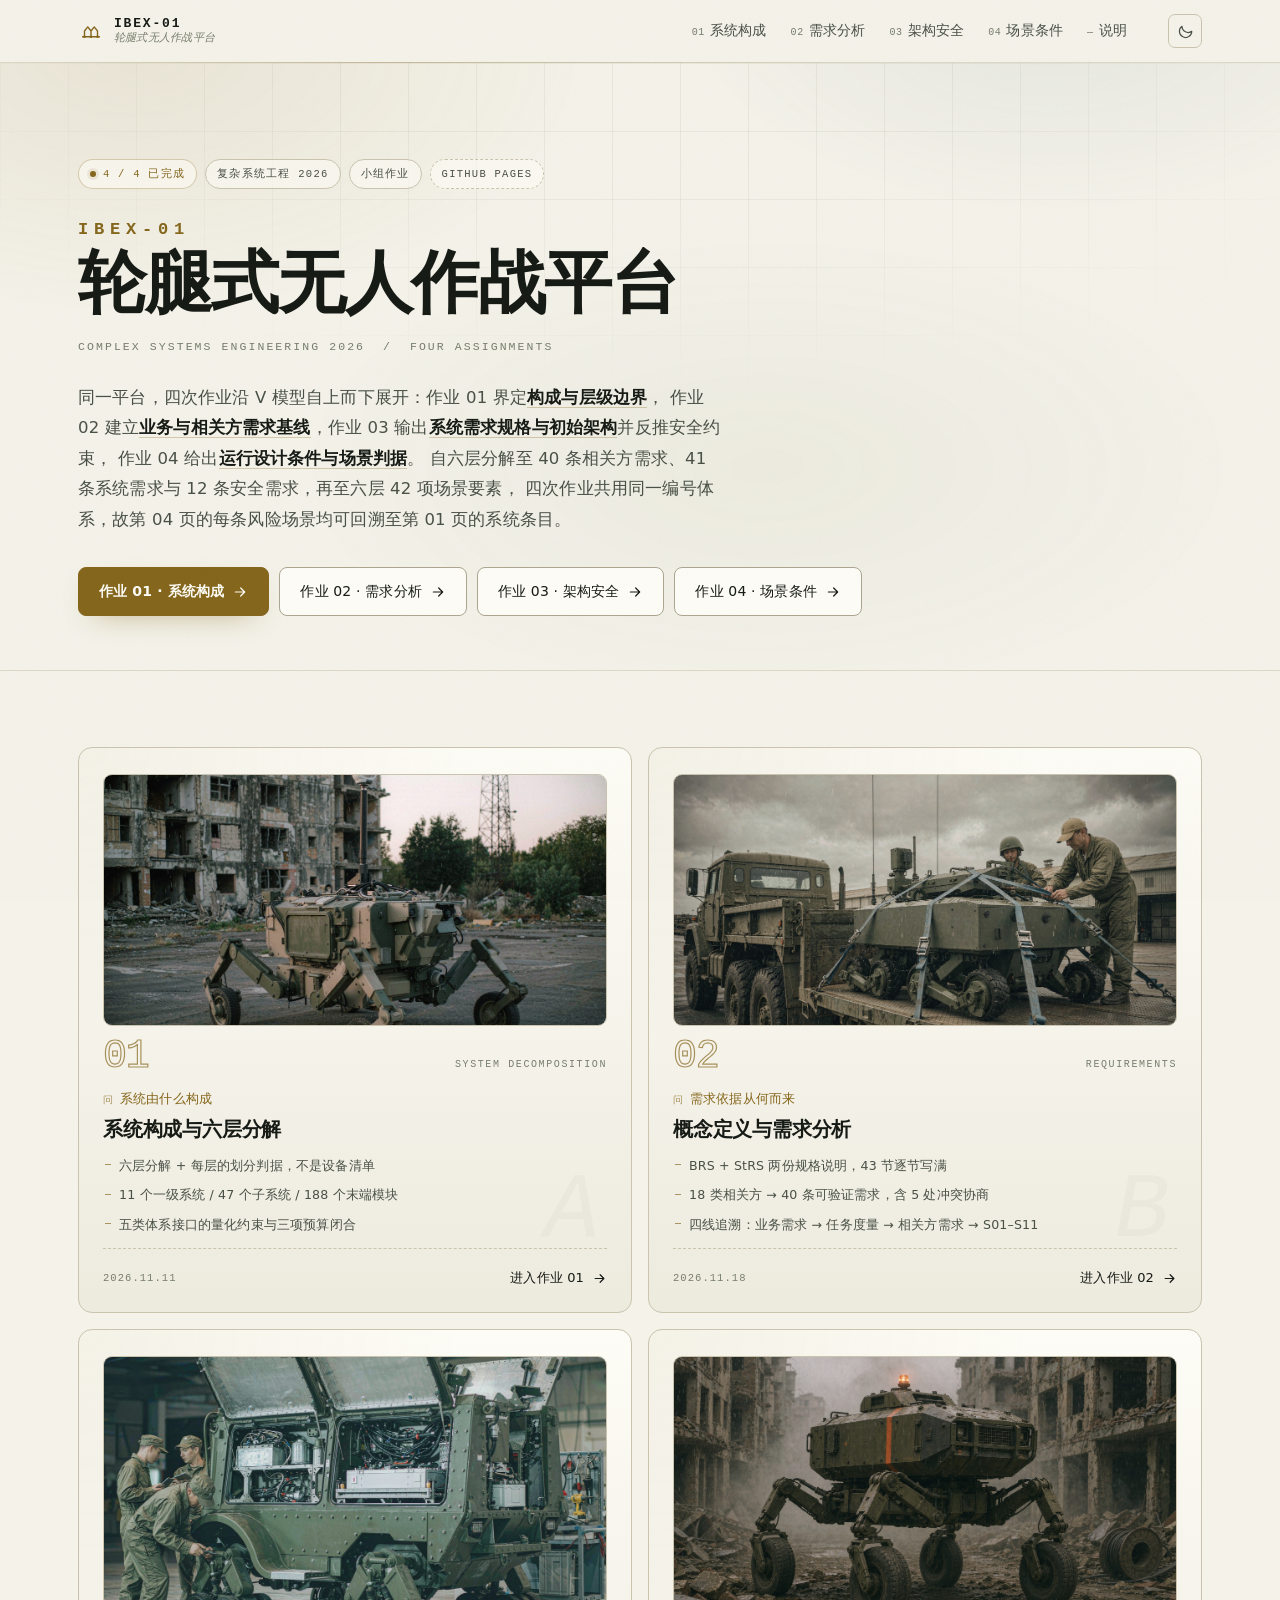
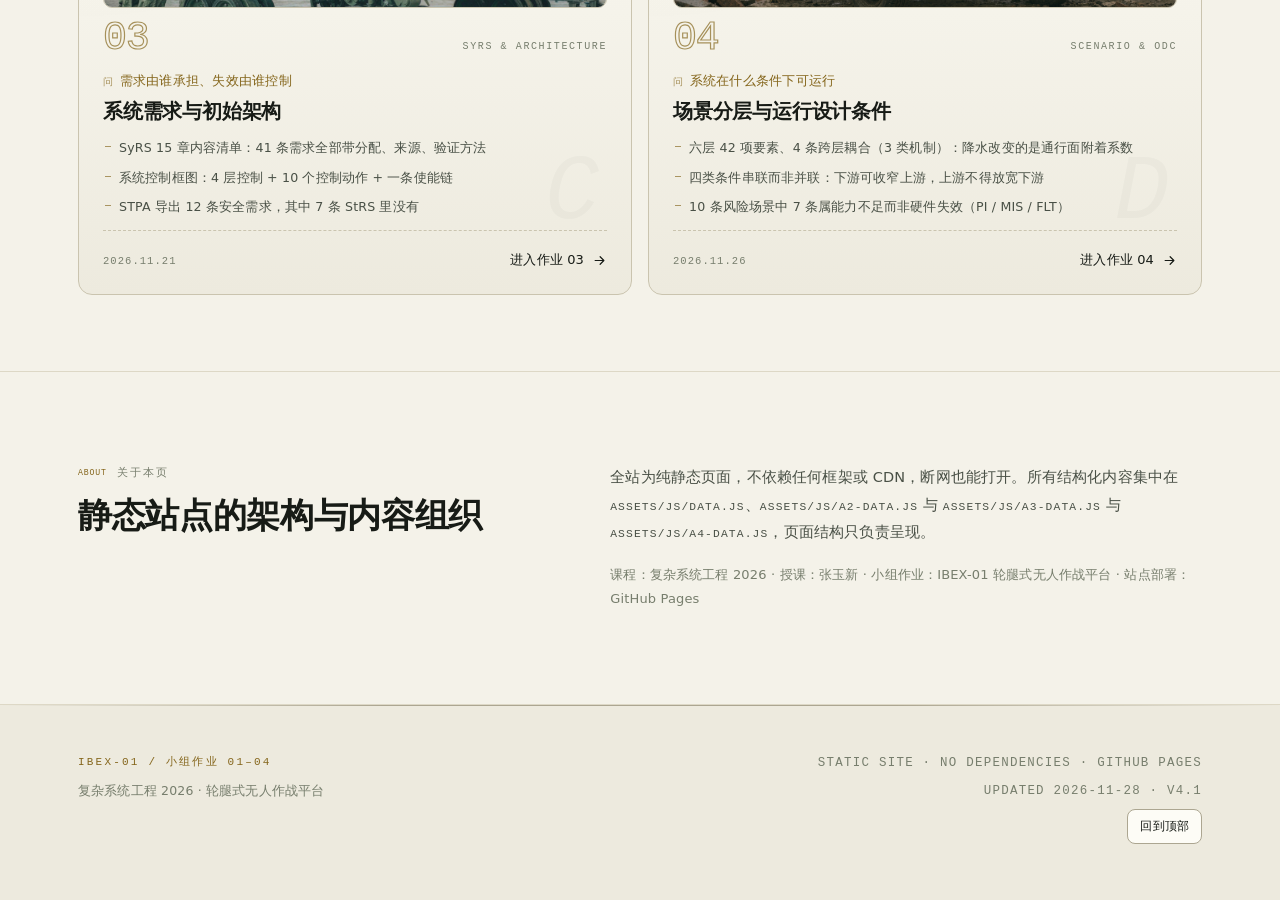
<file: index.html>
<!DOCTYPE html>
<html lang="zh-CN" data-theme="light">
<head>
<meta charset="utf-8">
<meta name="viewport" content="width=device-width, initial-scale=1">
<title>IBEX-01 轮腿式无人作战平台 · 复杂系统工程 2026 小组作业</title>
<meta name="description" content="复杂系统工程 2026 小组作业：以 IBEX-01 轮腿式无人作战平台为对象。作业 01 界定构成与层级边界，作业 02 建立需求基线，作业 03 输出系统需求规格与初始架构并反推安全约束，作业 04 给出运行设计条件与场景判据。">
<meta name="theme-color" content="#f4f2e9">
<link rel="icon" href="data:image/svg+xml,%3Csvg xmlns='http://www.w3.org/2000/svg' viewBox='0 0 32 32'%3E%3Crect width='32' height='32' rx='7' fill='%2307080a'/%3E%3Cpath d='M6 22h20M9 22v-6l3-4 3 4v6M17 22v-6l3-4 3 4v6' stroke='%23d8b45e' stroke-width='1.8' fill='none' stroke-linecap='round'/%3E%3C/svg%3E">
<link rel="stylesheet" href="assets/css/style.css">
<link rel="stylesheet" href="assets/css/fx.css">
<link rel="stylesheet" href="assets/css/home.css">
<script>
  /* 首屏前锁定主题：默认浅色，仅当用户主动切换过深色时才覆盖 */
  (function(){try{var t=localStorage.getItem('cse-theme-v2');if(t==='dark')document.documentElement.setAttribute('data-theme','dark');}catch(e){}})();
</script>
</head>
<body>
<div class="scrollbar" id="scrollbar" aria-hidden="true"></div>
<a class="skip-link" href="#gates">跳到三个入口</a>

<!-- ============================================================ 顶栏 -->
<header class="topbar">
  <div class="topbar__in">
    <a class="brand" href="index.html" aria-label="返回首页">
      <svg class="brand__mark" viewBox="0 0 32 32" aria-hidden="true">
        <path d="M5 23h22M8 23v-7l4-5 4 5v7M16 23v-7l4-5 4 5v7" fill="none" stroke="currentColor" stroke-width="1.7" stroke-linejoin="round"/>
        <circle cx="8" cy="23" r="1.6" fill="currentColor"/><circle cx="16" cy="23" r="1.6" fill="currentColor"/><circle cx="24" cy="23" r="1.6" fill="currentColor"/>
      </svg>
      <span class="brand__txt"><b>IBEX-01</b><i>轮腿式无人作战平台</i></span>
    </a>

    <nav class="layernav" id="nav" aria-label="页面导航">
      <a href="a1.html"><em>01</em><span>系统构成</span></a>
      <a href="a2.html"><em>02</em><span>需求分析</span></a>
      <a href="a3.html"><em>03</em><span>架构安全</span></a>
      <a href="a4.html"><em>04</em><span>场景条件</span></a>
      <a href="#about"><em>—</em><span>说明</span></a>
    </nav>

    <div class="topbar__tools">
      <button class="iconbtn" id="themeBtn" type="button" aria-label="切换明暗主题" aria-pressed="false">
        <svg class="ico-sun" viewBox="0 0 24 24" fill="none" stroke="currentColor" stroke-width="1.7" aria-hidden="true">
          <circle cx="12" cy="12" r="4.2"/><path d="M12 2.6v2.2M12 19.2v2.2M4.2 4.2l1.6 1.6M18.2 18.2l1.6 1.6M2.6 12h2.2M19.2 12h2.2M4.2 19.8l1.6-1.6M18.2 5.8l1.6-1.6"/>
        </svg>
        <svg class="ico-moon" viewBox="0 0 24 24" fill="none" stroke="currentColor" stroke-width="1.7" aria-hidden="true">
          <path d="M20.5 14.4A8.6 8.6 0 0 1 9.6 3.5a8.7 8.7 0 1 0 10.9 10.9Z" stroke-linejoin="round"/>
        </svg>
      </button>
      <button class="iconbtn menu-btn" id="menuBtn" type="button" aria-label="展开导航" aria-expanded="false">
        <svg viewBox="0 0 24 24" fill="none" stroke="currentColor" stroke-width="1.8" aria-hidden="true"><path d="M4 7h16M4 12h16M4 17h16"/></svg>
      </button>
    </div>
  </div>
</header>

<main id="main">

<!-- ============================================================ HERO -->
<section class="hero home-hero" id="top">
  <div class="hero__grid" aria-hidden="true"></div>
  <div class="wrap hero__wrap">
    <div class="home-hd">
      <div class="hero__meta">
        <span class="tag tag--live"><i></i>4 / 4 已完成</span>
        <span class="tag">复杂系统工程 2026</span>
        <span class="tag">小组作业</span>
        <span class="tag tag--ghost">GitHub Pages</span>
      </div>

      <h1 class="hero__title">
        <span class="hero__code">IBEX-01</span>
        <span class="hero__name">轮腿式无人作战平台</span>
      </h1>
      <p class="hero__sub">Complex Systems Engineering 2026&nbsp;&nbsp;/&nbsp;&nbsp;Four Assignments</p>

      <p class="hero__lede">
        同一平台，四次作业沿 V 模型自上而下展开：作业 01 界定<strong>构成与层级边界</strong>，
        作业 02 建立<strong>业务与相关方需求基线</strong>，作业 03 输出<strong>系统需求规格与初始架构</strong>并反推安全约束，
        作业 04 给出<strong>运行设计条件与场景判据</strong>。
        自六层分解至 40 条相关方需求、41 条系统需求与 12 条安全需求，再至六层 42 项场景要素，
        四次作业共用同一编号体系，故第 04 页的每条风险场景均可回溯至第 01 页的系统条目。
      </p>

      <div class="hero__cta">
        <a class="btn btn--primary" href="a1.html">作业 01 · 系统构成<svg viewBox="0 0 24 24" aria-hidden="true"><path d="M5 12h13M13 6l6 6-6 6" fill="none" stroke="currentColor" stroke-width="1.8" stroke-linecap="round" stroke-linejoin="round"/></svg></a>
        <a class="btn" href="a2.html">作业 02 · 需求分析<svg viewBox="0 0 24 24" aria-hidden="true"><path d="M5 12h13M13 6l6 6-6 6" fill="none" stroke="currentColor" stroke-width="1.8" stroke-linecap="round" stroke-linejoin="round"/></svg></a>
        <a class="btn" href="a3.html">作业 03 · 架构安全<svg viewBox="0 0 24 24" aria-hidden="true"><path d="M5 12h13M13 6l6 6-6 6" fill="none" stroke="currentColor" stroke-width="1.8" stroke-linecap="round" stroke-linejoin="round"/></svg></a>
        <a class="btn" href="a4.html">作业 04 · 场景条件<svg viewBox="0 0 24 24" aria-hidden="true"><path d="M5 12h13M13 6l6 6-6 6" fill="none" stroke="currentColor" stroke-width="1.8" stroke-linecap="round" stroke-linejoin="round"/></svg></a>
      </div>
    </div>
  </div>
</section>

<!-- ============================================================ 三个入口 -->
<section class="sec sec--tight" id="gates">
  <div class="wrap">
    <div class="gates" id="gateList"></div>
  </div>
</section>

<!-- ============================================================ 关于 -->
<section class="sec" id="about">
  <div class="wrap about">
    <div class="about__l">
      <div class="sec__kicker"><span class="mono">ABOUT</span> 关于本页</div>
      <h2 class="sec__title">静态站点的架构与内容组织</h2>
    </div>
    <div class="about__r">
      <p>全站为纯静态页面，不依赖任何框架或 CDN，断网也能打开。所有结构化内容集中在 <span class="mono">assets/js/data.js</span>、<span class="mono">assets/js/a2-data.js</span> 与 <span class="mono">assets/js/a3-data.js</span> 与 <span class="mono">assets/js/a4-data.js</span>，页面结构只负责呈现。</p>
      <p class="dim">课程：复杂系统工程 2026 · 授课：张玉新 · 小组作业：IBEX-01 轮腿式无人作战平台 · 站点部署：GitHub Pages</p>
    </div>
  </div>
</section>

</main>

<footer class="foot">
  <div class="wrap foot__in">
    <div class="foot__left">
      <div class="foot__code mono">IBEX-01 / 小组作业 01–04</div>
      <p>复杂系统工程 2026 · 轮腿式无人作战平台</p>
    </div>
    <div class="foot__right">
      <p class="mono dim">STATIC SITE · NO DEPENDENCIES · GITHUB PAGES</p>
      <p class="mono dim" id="footMeta"></p>
      <a class="btn btn--sm" href="#top">回到顶部</a>
    </div>
  </div>
</footer>

<script src="assets/js/data.js"></script>
<script src="assets/js/fx.js"></script>
<script src="assets/js/home.js"></script>
</body>
</html>
</file>
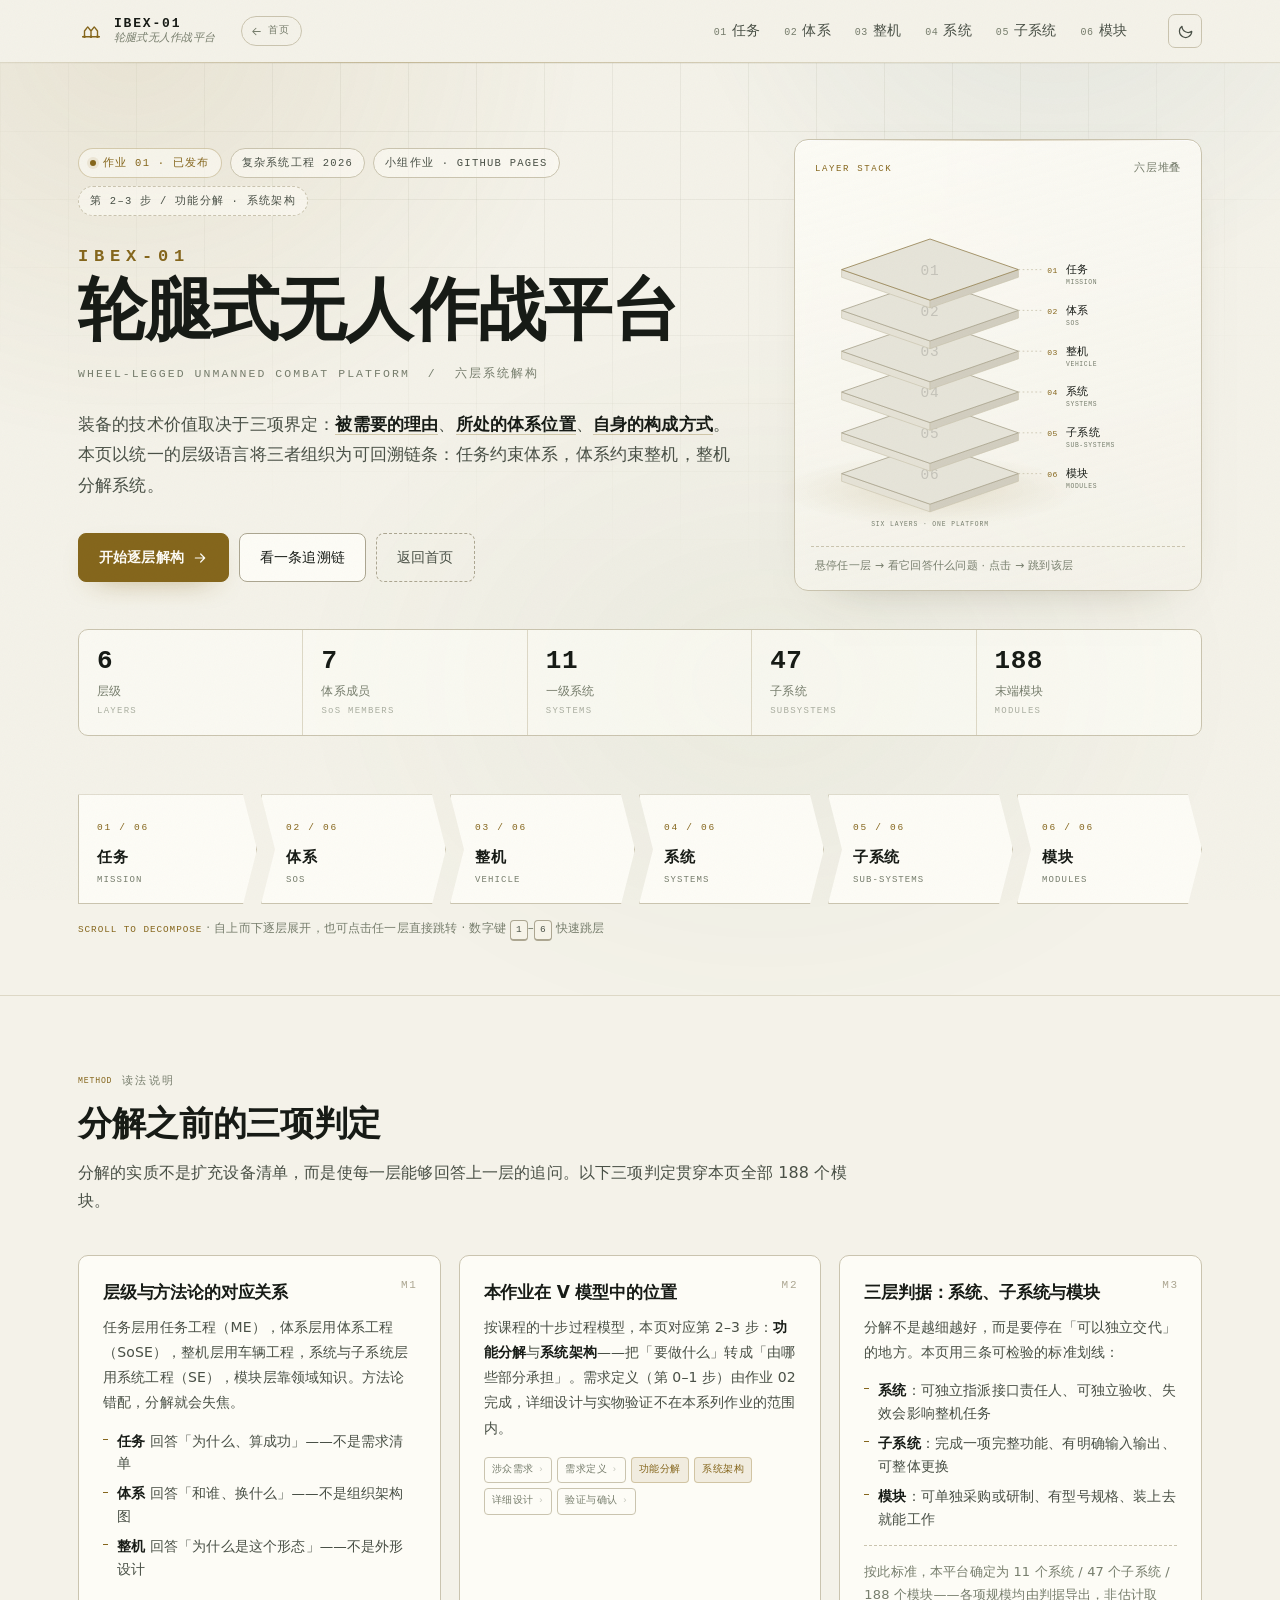
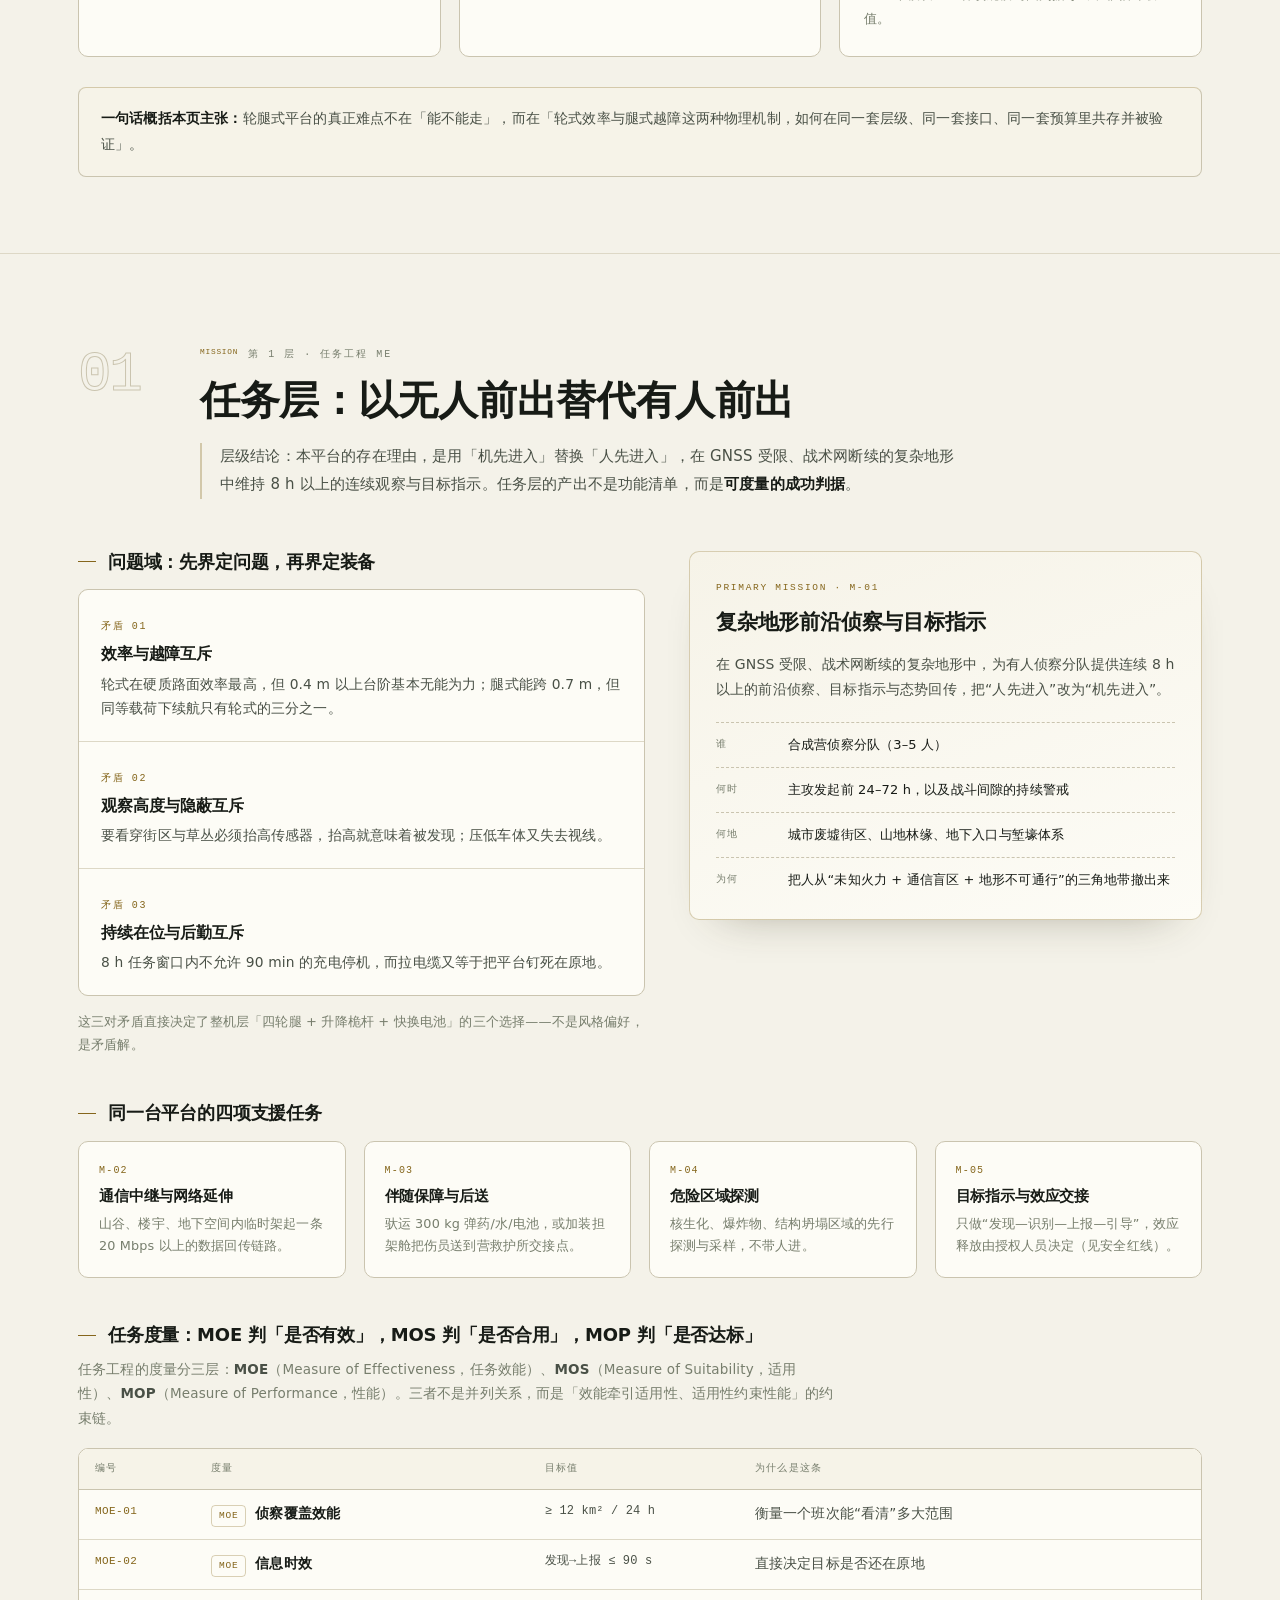
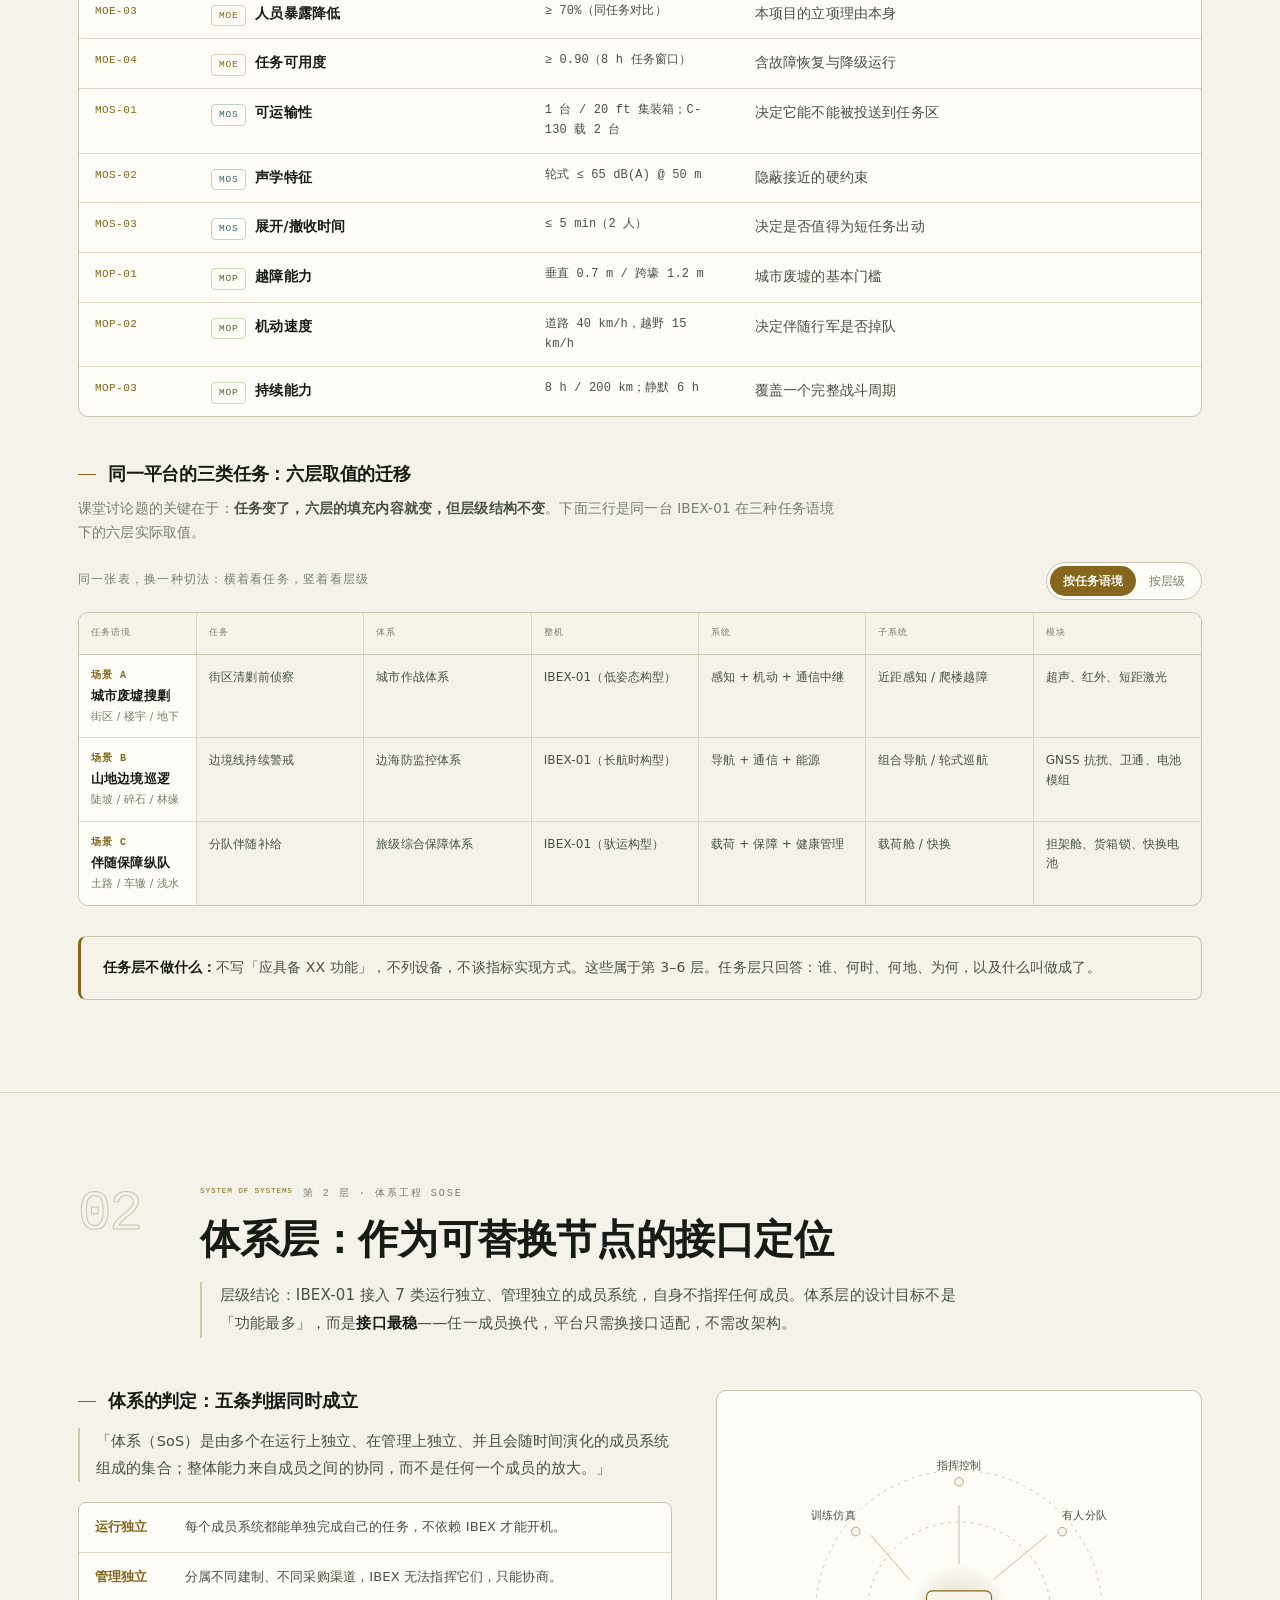
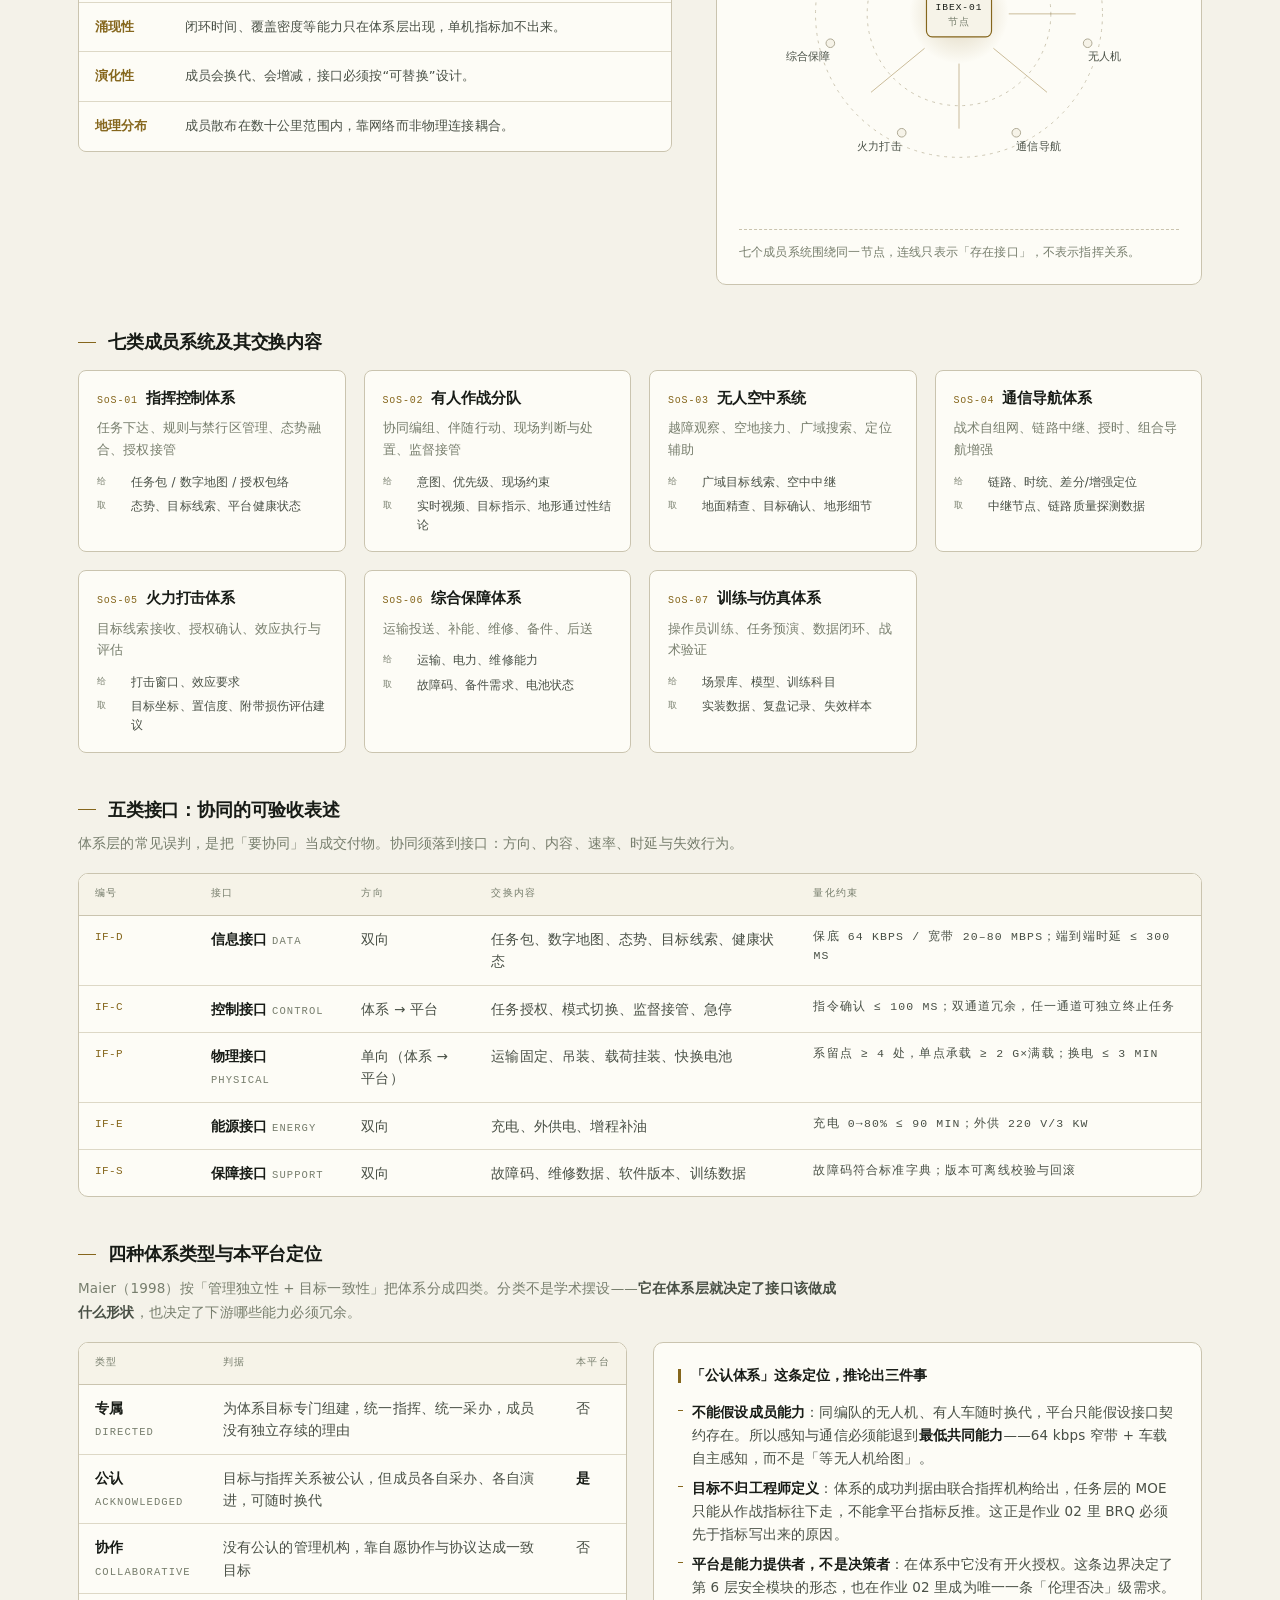
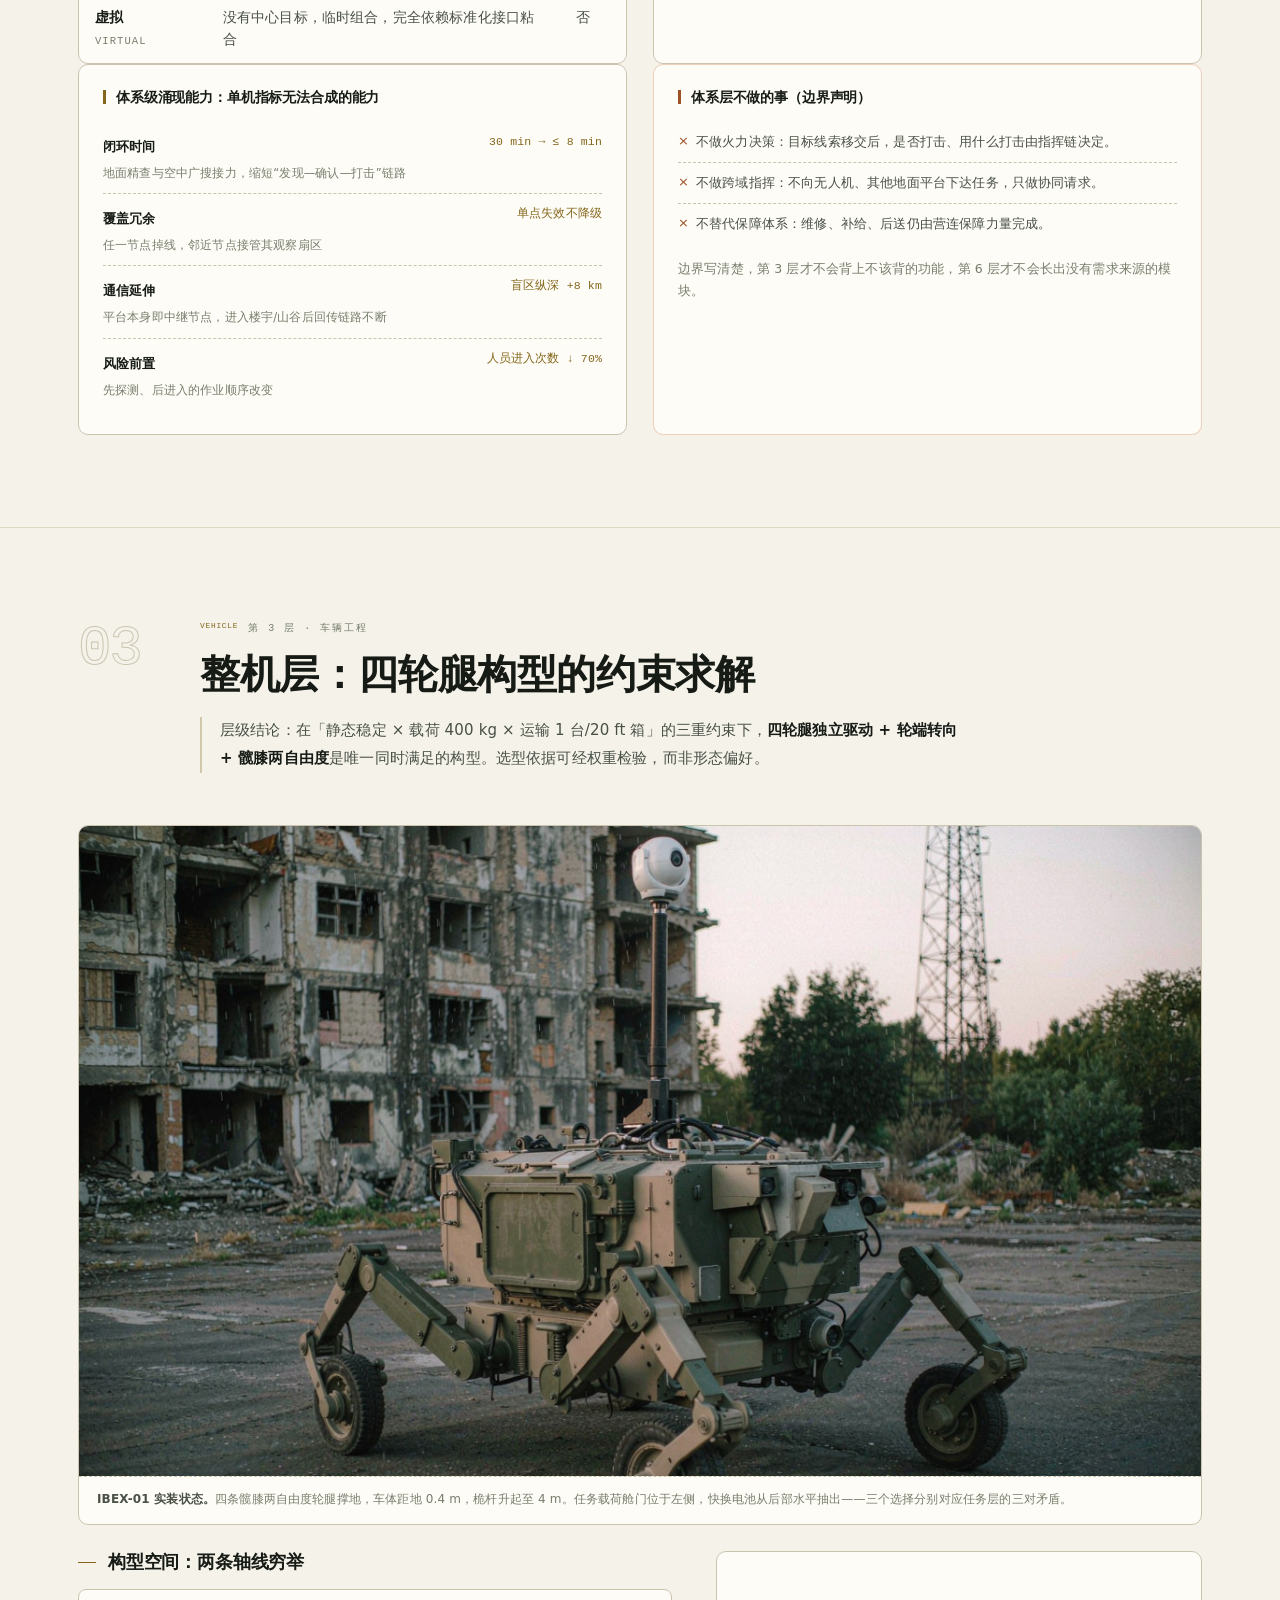
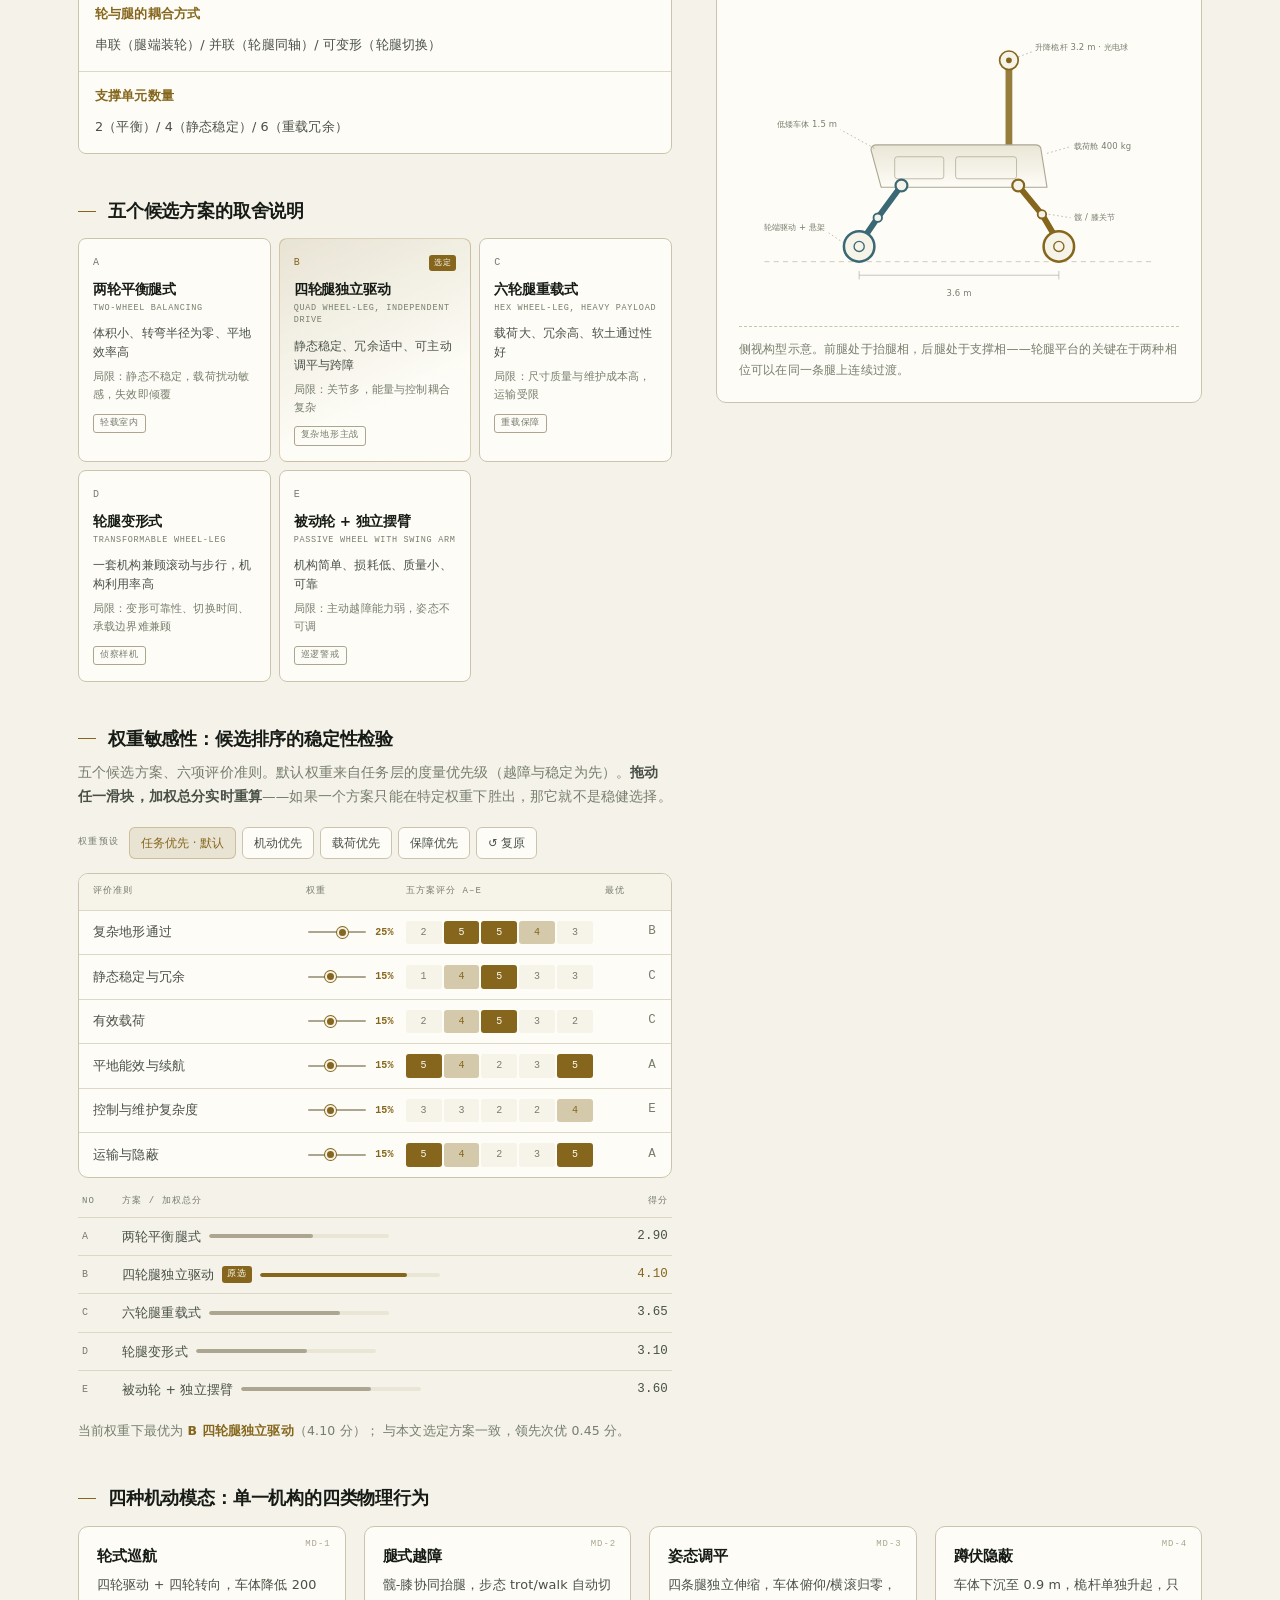
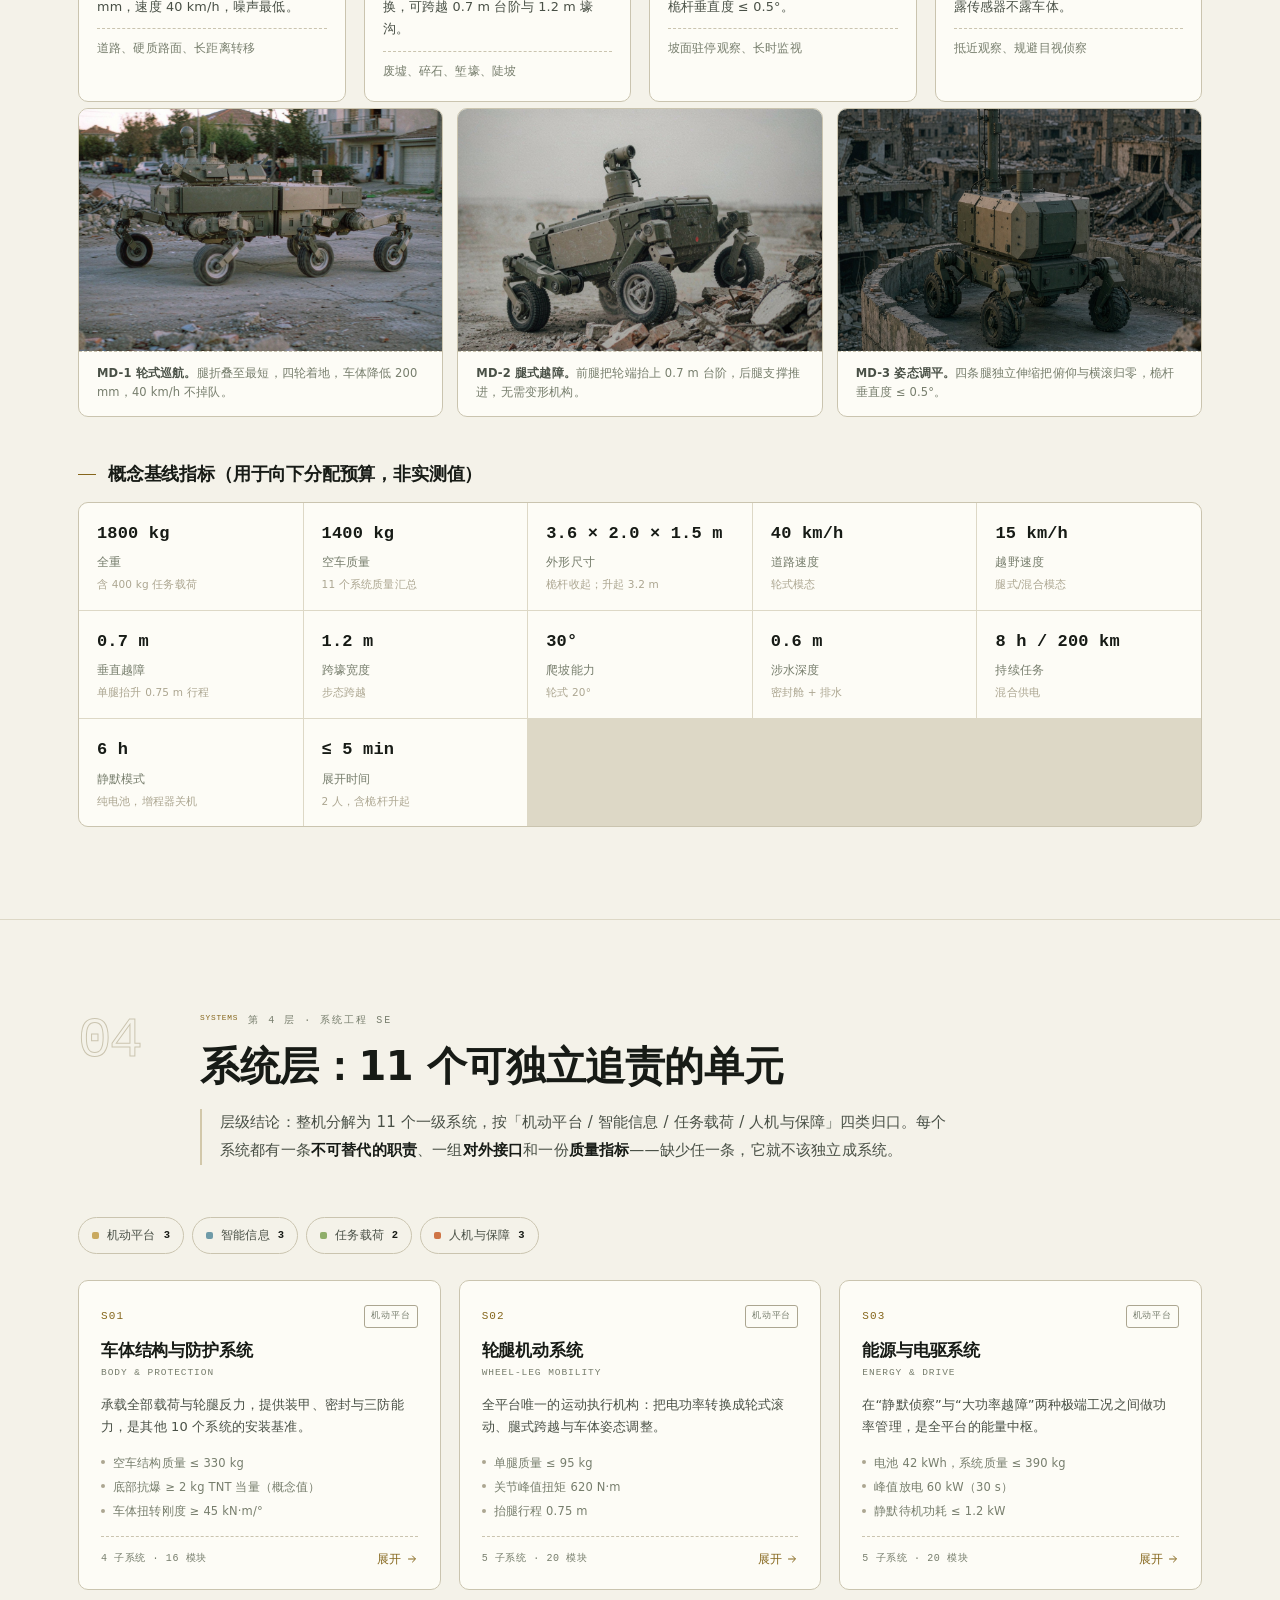
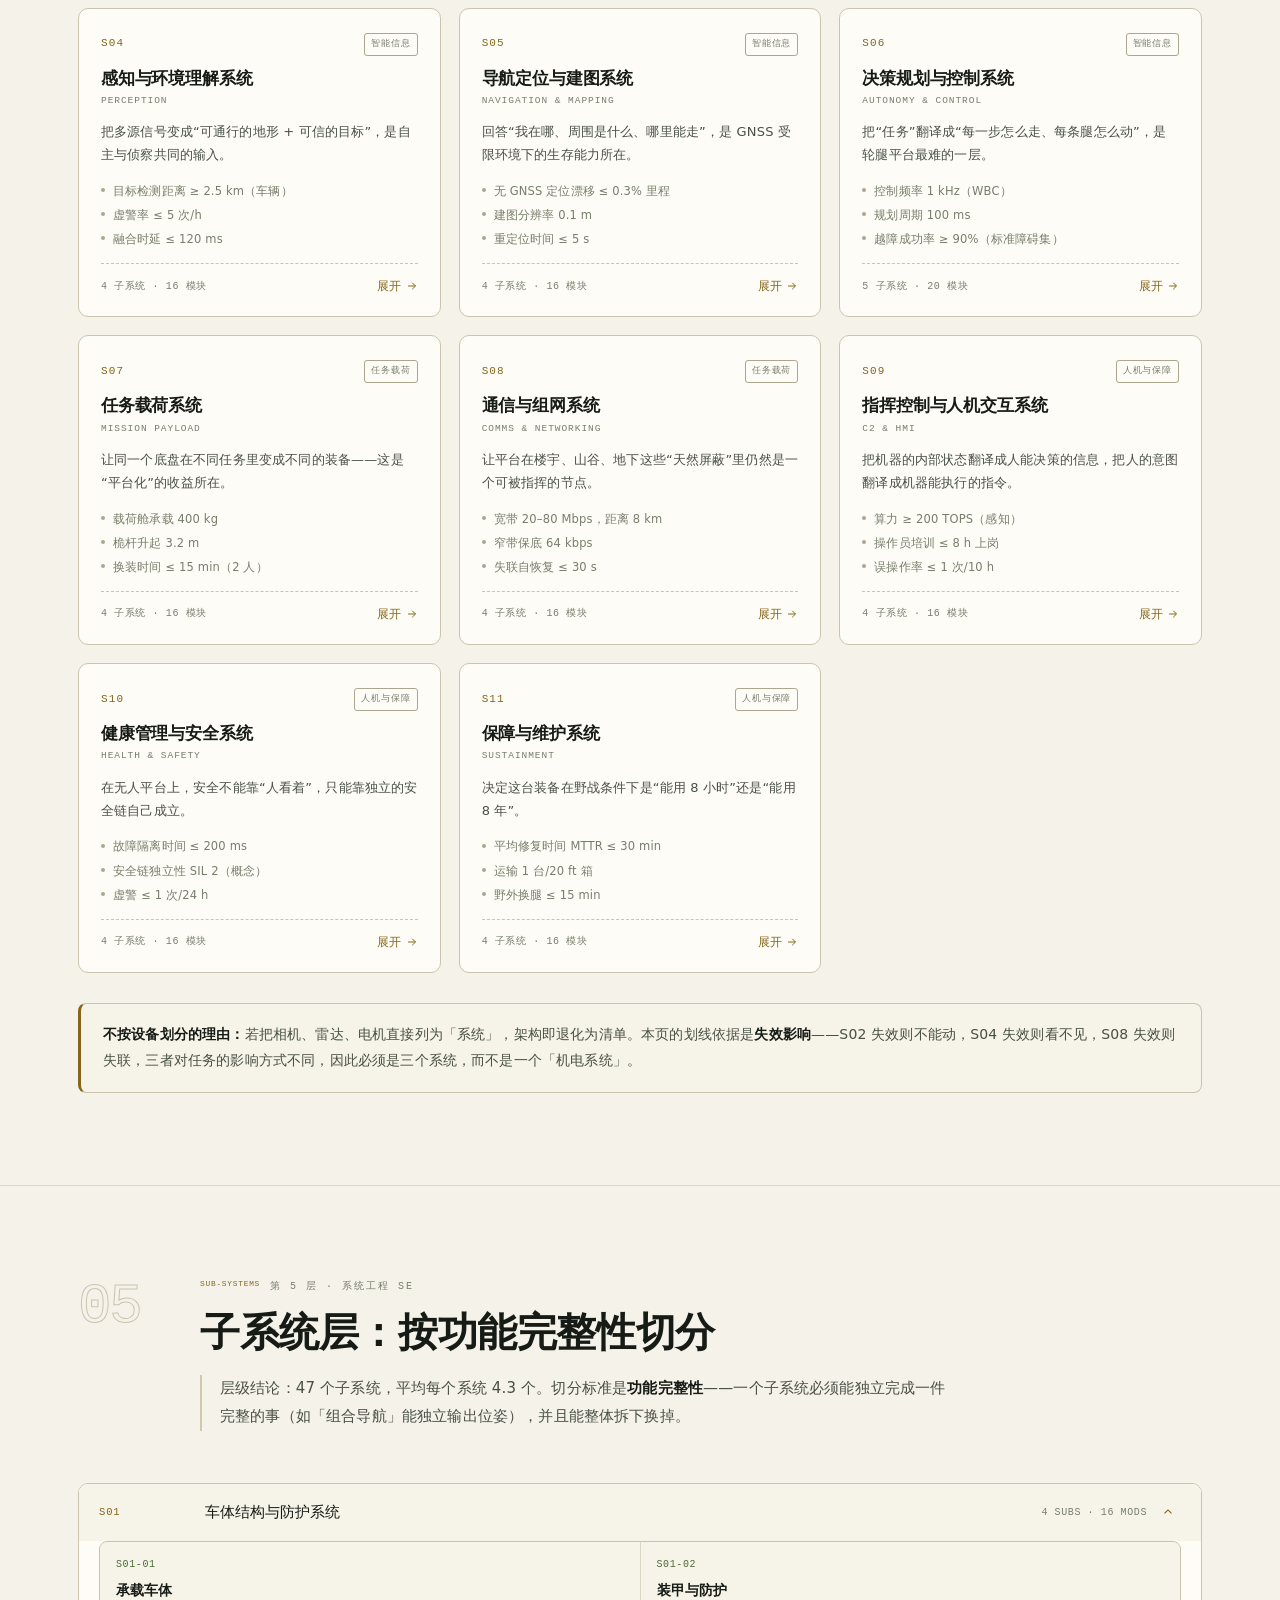
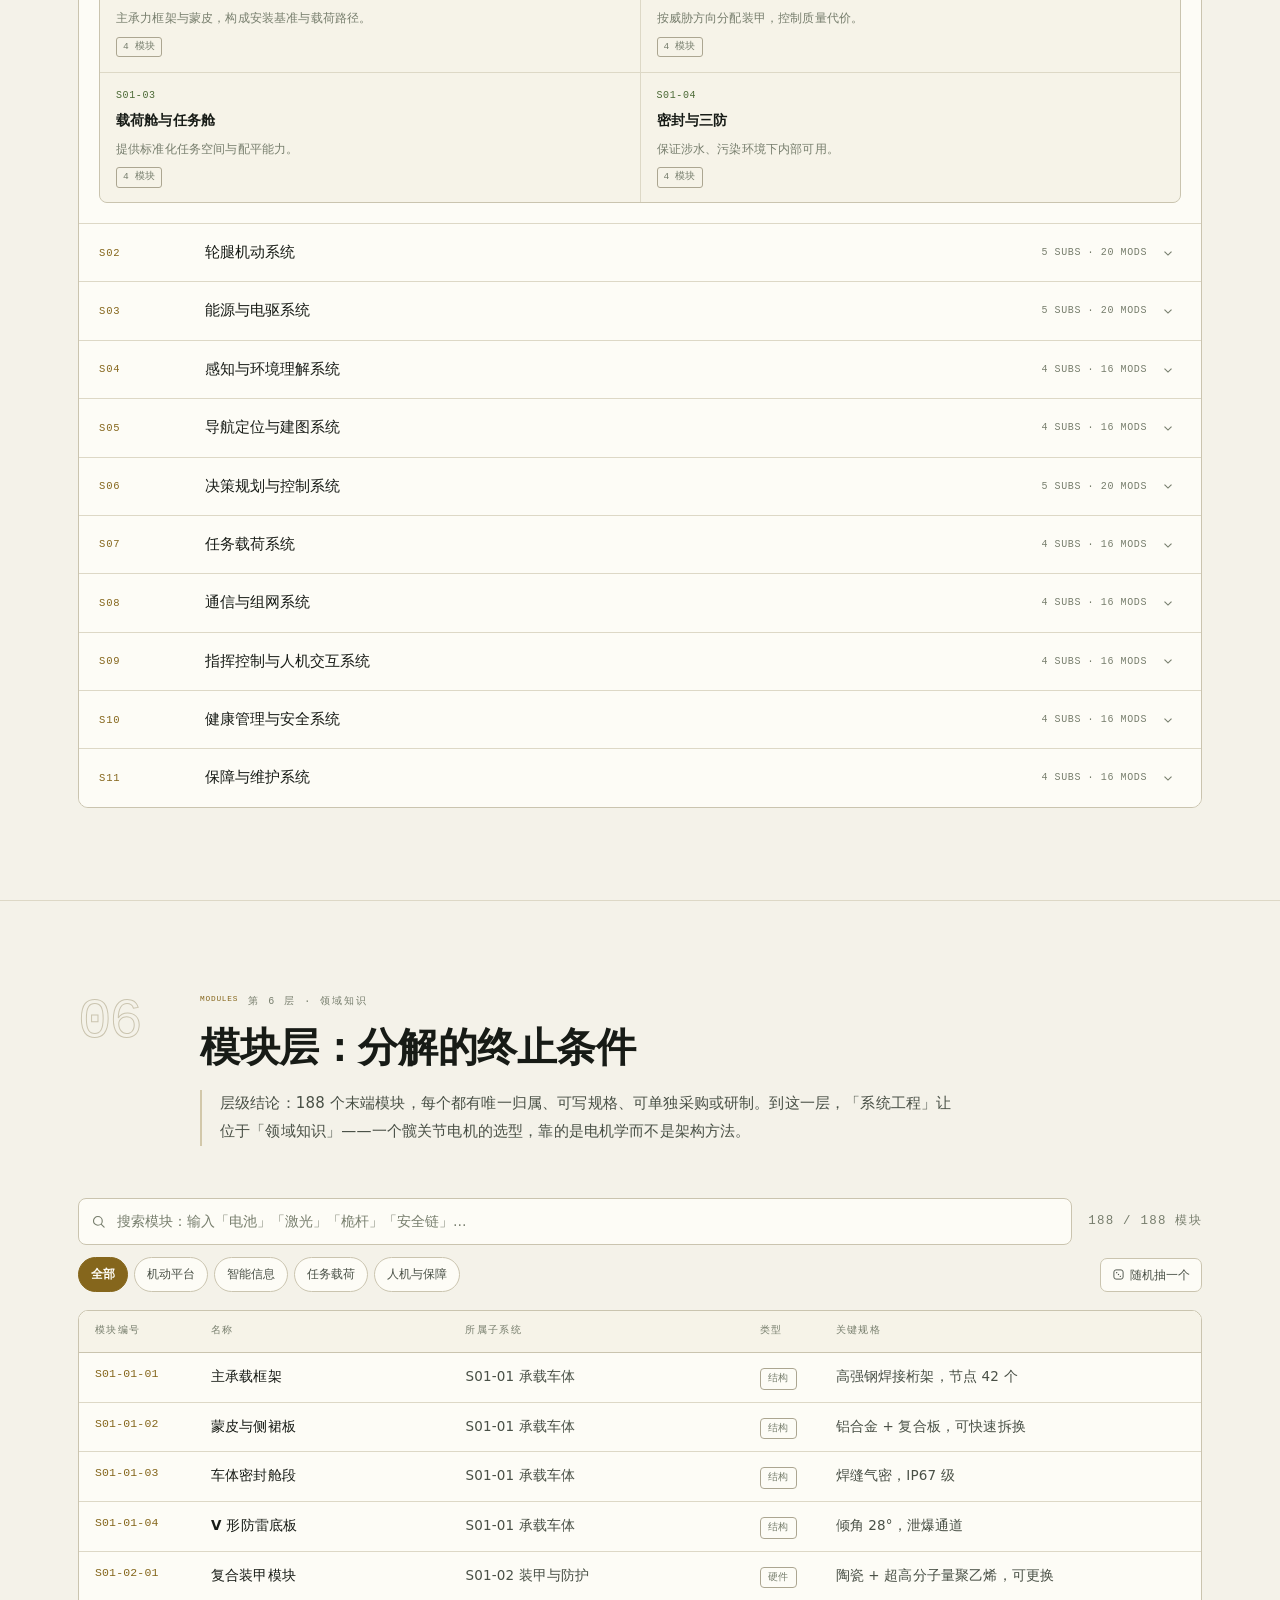
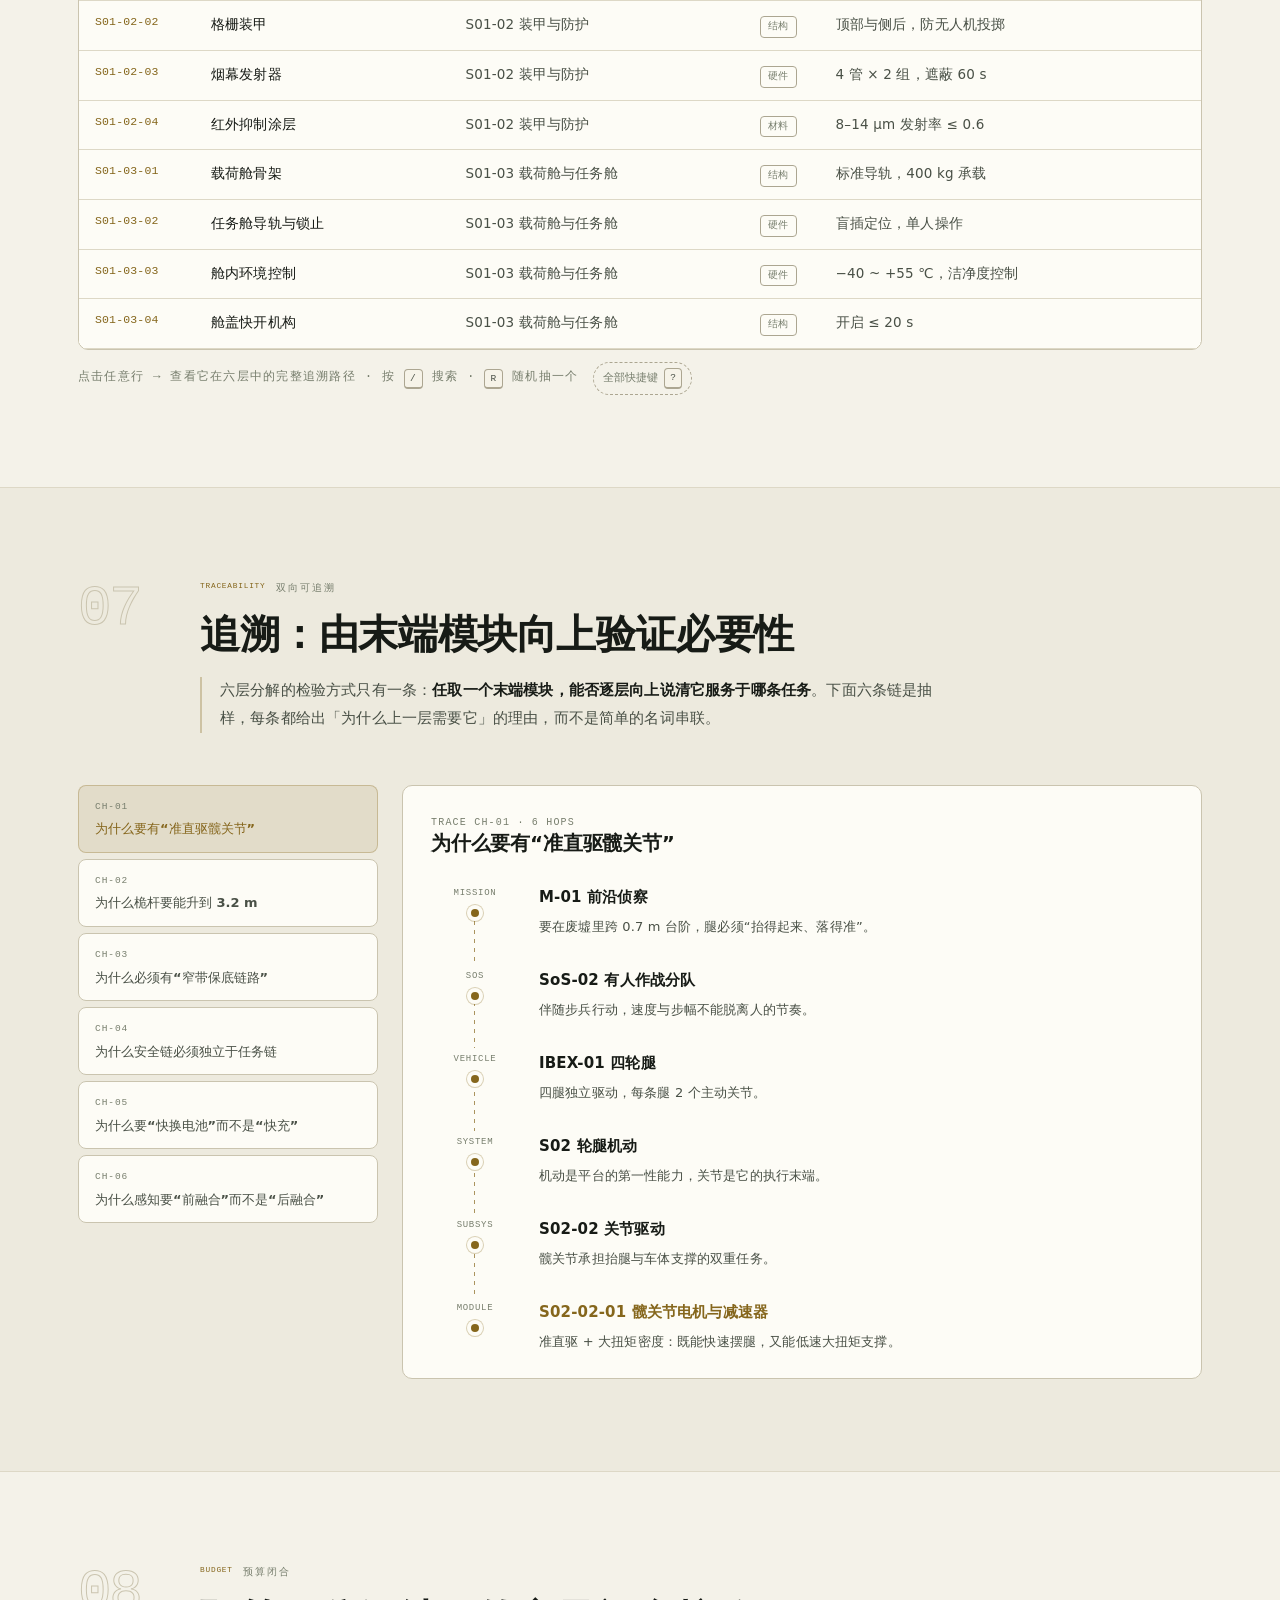
<file: a1.html>
<!DOCTYPE html>
<html lang="zh-CN" data-theme="light">
<head>
<meta charset="utf-8">
<meta name="viewport" content="width=device-width, initial-scale=1">
<title>作业 01 · 系统构成与六层分解 | IBEX-01 轮腿式无人作战平台</title>
<meta name="description" content="复杂系统工程 2026 小组作业 01：以轮腿式无人作战平台 IBEX-01 为对象，完成 任务—体系—整机—系统—子系统—模块 的六层分解、接口定义、预算闭合与双向追溯。">
<meta name="theme-color" content="#f4f2e9">
<link rel="icon" href="data:image/svg+xml,%3Csvg xmlns='http://www.w3.org/2000/svg' viewBox='0 0 32 32'%3E%3Crect width='32' height='32' rx='7' fill='%2307080a'/%3E%3Cpath d='M6 22h20M9 22v-6l3-4 3 4v6M17 22v-6l3-4 3 4v6' stroke='%23d8b45e' stroke-width='1.8' fill='none' stroke-linecap='round'/%3E%3C/svg%3E">
<link rel="stylesheet" href="assets/css/style.css">
<link rel="stylesheet" href="assets/css/fx.css">
<script>
  /* 首屏前锁定主题：默认浅色，仅当用户主动切换过深色时才覆盖 */
  (function(){try{var t=localStorage.getItem('cse-theme-v2');if(t==='dark')document.documentElement.setAttribute('data-theme','dark');}catch(e){}})();
</script>
</head>
<body>
<div class="scrollbar" id="scrollbar" aria-hidden="true"></div>
<a class="skip-link" href="#main">跳到正文</a>

<!-- ============================================================ 顶栏 -->
<header class="topbar" id="topbar">
  <div class="topbar__in">
    <a class="brand" href="#top" aria-label="回到顶部">
      <svg class="brand__mark" viewBox="0 0 32 32" aria-hidden="true">
        <path d="M5 23h22M8 23v-7l4-5 4 5v7M16 23v-7l4-5 4 5v7" fill="none" stroke="currentColor" stroke-width="1.7" stroke-linejoin="round"/>
        <circle cx="8" cy="23" r="1.6" fill="currentColor"/><circle cx="16" cy="23" r="1.6" fill="currentColor"/><circle cx="24" cy="23" r="1.6" fill="currentColor"/>
      </svg>
      <span class="brand__txt"><b>IBEX-01</b><i>轮腿式无人作战平台</i></span>
    </a>
    <a class="backlink" href="index.html" aria-label="返回首页"><svg viewBox="0 0 24 24" aria-hidden="true"><path d="M19 12H6M11 6l-6 6 6 6" fill="none" stroke="currentColor" stroke-width="1.9" stroke-linecap="round" stroke-linejoin="round"/></svg><span>首页</span></a>

    <nav class="layernav" id="layernav" aria-label="六层导航">
      <a href="#mission" data-sec="mission"><em>01</em><span>任务</span></a>
      <a href="#sos" data-sec="sos"><em>02</em><span>体系</span></a>
      <a href="#vehicle" data-sec="vehicle"><em>03</em><span>整机</span></a>
      <a href="#systems" data-sec="systems"><em>04</em><span>系统</span></a>
      <a href="#subsystems" data-sec="subsystems"><em>05</em><span>子系统</span></a>
      <a href="#modules" data-sec="modules"><em>06</em><span>模块</span></a>
    </nav>

    <div class="topbar__tools">
      <button class="iconbtn" id="themeBtn" type="button" aria-label="切换明暗主题" aria-pressed="false">
        <svg class="ico-sun" viewBox="0 0 24 24" fill="none" stroke="currentColor" stroke-width="1.7" aria-hidden="true">
          <circle cx="12" cy="12" r="4.2"/><path d="M12 2.6v2.2M12 19.2v2.2M4.2 4.2l1.6 1.6M18.2 18.2l1.6 1.6M2.6 12h2.2M19.2 12h2.2M4.2 19.8l1.6-1.6M18.2 5.8l1.6-1.6"/>
        </svg>
        <svg class="ico-moon" viewBox="0 0 24 24" fill="none" stroke="currentColor" stroke-width="1.7" aria-hidden="true">
          <path d="M20.5 14.4A8.6 8.6 0 0 1 9.6 3.5a8.7 8.7 0 1 0 10.9 10.9Z" stroke-linejoin="round"/>
        </svg>
      </button>
      <button class="iconbtn menu-btn" id="menuBtn" type="button" aria-label="展开导航" aria-expanded="false">
        <svg viewBox="0 0 24 24" fill="none" stroke="currentColor" stroke-width="1.8" aria-hidden="true"><path d="M4 7h16M4 12h16M4 17h16"/></svg>
      </button>
    </div>
  </div>
</header>

<main id="main">

<!-- ============================================================ HERO -->
<section class="hero" id="top">
  <div class="hero__grid" aria-hidden="true"></div>
  <div class="wrap hero__wrap">
    <div class="hero__body">
      <div class="hero__l">
        <div class="hero__meta">
          <span class="tag tag--live"><i></i>作业 01 · 已发布</span>
          <span class="tag">复杂系统工程 2026</span>
          <span class="tag">小组作业 · GitHub Pages</span>
          <span class="tag tag--ghost">第 2–3 步 / 功能分解 · 系统架构</span>
        </div>

        <h1 class="hero__title">
          <span class="hero__code">IBEX-01</span>
          <span class="hero__name">轮腿式无人作战平台</span>
        </h1>
        <p class="hero__sub">Wheel-Legged Unmanned Combat Platform&nbsp;&nbsp;/&nbsp;&nbsp;六层系统解构</p>

        <p class="hero__lede">
          装备的技术价值取决于三项界定：<strong>被需要的理由</strong>、<strong>所处的体系位置</strong>、<strong>自身的构成方式</strong>。
          本页以统一的层级语言将三者组织为可回溯链条：任务约束体系，体系约束整机，整机分解系统。
        </p>

        <div class="hero__cta">
          <a class="btn btn--primary" href="#mission">开始逐层解构<svg viewBox="0 0 24 24" aria-hidden="true"><path d="M5 12h13M13 6l6 6-6 6" fill="none" stroke="currentColor" stroke-width="1.8" stroke-linecap="round" stroke-linejoin="round"/></svg></a>
          <a class="btn" href="#trace">看一条追溯链</a>
          <a class="btn btn--ghost" href="index.html">返回首页</a>
        </div>
      </div>

      <aside class="hero__viz" aria-label="六层堆叠示意，可点击跳转">
        <div class="viz__h"><span class="mono">LAYER STACK</span><i>六层堆叠</i></div>
        <svg class="stack" id="stackSvg" viewBox="0 0 440 410" role="img" aria-label="六层系统堆叠：任务、体系、整机、系统、子系统、模块"></svg>
        <p class="viz__f" id="stackNote">悬停任一层 → 看它回答什么问题 · 点击 → 跳到该层</p>
      </aside>
    </div>

    <div class="stats" id="stats"></div>

    <!-- 六层箭头链 -->
    <div class="chevrons" id="chevrons" aria-label="六个层级"></div>
    <p class="chevrons__hint"><span class="mono">SCROLL TO DECOMPOSE</span> · 自上而下逐层展开，也可点击任一层直接跳转 · 数字键 <span class="kbd">1</span>–<span class="kbd">6</span> 快速跳层</p>
  </div>
</section>

<!-- ============================================================ 阅读地图 -->
<section class="sec sec--tight" id="method">
  <div class="wrap">
    <div class="sec__head">
      <div class="sec__kicker"><span class="mono">METHOD</span> 读法说明</div>
      <h2 class="sec__title">分解之前的三项判定</h2>
      <p class="sec__lede">分解的实质不是扩充设备清单，而是使每一层能够回答上一层的追问。以下三项判定贯穿本页全部 188 个模块。</p>
    </div>

    <div class="grid grid--3">
      <article class="card card--method">
        <div class="card__no mono">M1</div>
        <h3>层级与方法论的对应关系</h3>
        <p>任务层用任务工程（ME），体系层用体系工程（SoSE），整机层用车辆工程，系统与子系统层用系统工程（SE），模块层靠领域知识。方法论错配，分解就会失焦。</p>
        <ul class="mini-list">
          <li><b>任务</b> 回答「为什么、算成功」——不是需求清单</li>
          <li><b>体系</b> 回答「和谁、换什么」——不是组织架构图</li>
          <li><b>整机</b> 回答「为什么是这个形态」——不是外形设计</li>
        </ul>
      </article>

      <article class="card card--method">
        <div class="card__no mono">M2</div>
        <h3>本作业在 V 模型中的位置</h3>
        <p>按课程的十步过程模型，本页对应第 2–3 步：<b>功能分解</b>与<b>系统架构</b>——把「要做什么」转成「由哪些部分承担」。需求定义（第 0–1 步）由作业 02 完成，详细设计与实物验证不在本系列作业的范围内。</p>
        <div class="vmicro" aria-hidden="true">
          <span class="vmicro__l">涉众需求</span><span class="vmicro__l">需求定义</span>
          <span class="vmicro__on">功能分解</span><span class="vmicro__on">系统架构</span>
          <span class="vmicro__l">详细设计</span>
          <span class="vmicro__r">验证与确认</span>
        </div>
      </article>

      <article class="card card--method">
        <div class="card__no mono">M3</div>
        <h3>三层判据：系统、子系统与模块</h3>
        <p>分解不是越细越好，而是要停在「可以独立交代」的地方。本页用三条可检验的标准划线：</p>
        <ul class="mini-list">
          <li><b>系统</b>：可独立指派接口责任人、可独立验收、失效会影响整机任务</li>
          <li><b>子系统</b>：完成一项完整功能、有明确输入输出、可整体更换</li>
          <li><b>模块</b>：可单独采购或研制、有型号规格、装上去就能工作</li>
        </ul>
        <p class="card__foot">按此标准，本平台确定为 11 个系统 / 47 个子系统 / 188 个模块——各项规模均由判据导出，非估计取值。</p>
      </article>
    </div>

    <div class="note note--line">
      <b>一句话概括本页主张：</b>轮腿式平台的真正难点不在「能不能走」，而在「轮式效率与腿式越障这两种物理机制，如何在同一套层级、同一套接口、同一套预算里共存并被验证」。
    </div>
  </div>
</section>

<!-- ============================================================ 01 任务 -->
<section class="sec" id="mission">
  <div class="wrap">
    <header class="layerhead">
      <div class="layerhead__no">01</div>
      <div class="layerhead__txt">
        <div class="layerhead__kicker"><span class="mono">MISSION</span> 第 1 层 · 任务工程 ME</div>
        <h2>任务层：以无人前出替代有人前出</h2>
        <p class="layerhead__claim">层级结论：本平台的存在理由，是用「机先进入」替换「人先进入」，在 GNSS 受限、战术网断续的复杂地形中维持 8 h 以上的连续观察与目标指示。任务层的产出不是功能清单，而是<b>可度量的成功判据</b>。</p>
      </div>
    </header>

    <div class="split">
      <div>
        <h3 class="sub">问题域：先界定问题，再界定装备</h3>
        <div class="probs">
          <div class="prob"><span class="prob__k mono">矛盾 01</span><h4>效率与越障互斥</h4><p>轮式在硬质路面效率最高，但 0.4 m 以上台阶基本无能为力；腿式能跨 0.7 m，但同等载荷下续航只有轮式的三分之一。</p></div>
          <div class="prob"><span class="prob__k mono">矛盾 02</span><h4>观察高度与隐蔽互斥</h4><p>要看穿街区与草丛必须抬高传感器，抬高就意味着被发现；压低车体又失去视线。</p></div>
          <div class="prob"><span class="prob__k mono">矛盾 03</span><h4>持续在位与后勤互斥</h4><p>8 h 任务窗口内不允许 90 min 的充电停机，而拉电缆又等于把平台钉死在原地。</p></div>
        </div>
        <p class="probs__note">这三对矛盾直接决定了整机层「四轮腿 + 升降桅杆 + 快换电池」的三个选择——不是风格偏好，是矛盾解。</p>
      </div>

      <aside class="missioncard">
        <div class="missioncard__tag mono">PRIMARY MISSION · M-01</div>
        <h3 id="mTitle"></h3>
        <p id="mStatement"></p>
        <dl class="kv" id="mKV"></dl>
      </aside>
    </div>

    <h3 class="sub">同一台平台的四项支援任务</h3>
    <div class="grid grid--4" id="supports"></div>

    <h3 class="sub">任务度量：MOE 判「是否有效」，MOS 判「是否合用」，MOP 判「是否达标」</h3>
    <p class="subnote">任务工程的度量分三层：<b>MOE</b>（Measure of Effectiveness，任务效能）、<b>MOS</b>（Measure of Suitability，适用性）、<b>MOP</b>（Measure of Performance，性能）。三者不是并列关系，而是「效能牵引适用性、适用性约束性能」的约束链。</p>
    <div class="table-wrap">
      <table class="tbl tbl--moe">
        <thead><tr><th class="c-id">编号</th><th>度量</th><th class="c-tar">目标值</th><th>为什么是这条</th></tr></thead>
        <tbody id="moeBody"></tbody>
      </table>
    </div>

    <h3 class="sub">同一平台的三类任务：六层取值的迁移</h3>
    <p class="subnote">课堂讨论题的关键在于：<b>任务变了，六层的填充内容就变，但层级结构不变</b>。下面三行是同一台 IBEX-01 在三种任务语境下的六层实际取值。</p>
    <div class="scen__lbl">
      <span class="mono dim">同一张表，换一种切法：横着看任务，竖着看层级</span>
      <div class="seg" id="scenSeg" role="group" aria-label="表格视角">
        <button type="button" data-mode="scene" class="on">按任务语境</button>
        <button type="button" data-mode="layer">按层级</button>
      </div>
    </div>
    <div class="scen" id="scen"></div>

    <div class="note">
      <b>任务层不做什么：</b>不写「应具备 XX 功能」，不列设备，不谈指标实现方式。这些属于第 3–6 层。任务层只回答：谁、何时、何地、为何，以及什么叫做成了。
    </div>
  </div>
</section>

<!-- ============================================================ 02 体系 -->
<section class="sec" id="sos">
  <div class="wrap">
    <header class="layerhead">
      <div class="layerhead__no">02</div>
      <div class="layerhead__txt">
        <div class="layerhead__kicker"><span class="mono">SYSTEM OF SYSTEMS</span> 第 2 层 · 体系工程 SoSE</div>
        <h2>体系层：作为可替换节点的接口定位</h2>
        <p class="layerhead__claim">层级结论：IBEX-01 接入 7 类运行独立、管理独立的成员系统，自身不指挥任何成员。体系层的设计目标不是「功能最多」，而是<b>接口最稳</b>——任一成员换代，平台只需换接口适配，不需改架构。</p>
      </div>
    </header>

    <div class="split split--rev">
      <div class="sosdef">
        <h3 class="sub">体系的判定：五条判据同时成立</h3>
        <p class="quote">「<span id="sosDef"></span>」</p>
        <ul class="features" id="sosFeatures"></ul>
      </div>
      <figure class="figure figure--sos">
        <svg viewBox="0 0 460 420" role="img" aria-label="IBEX-01 与七个体系成员的关系示意">
          <defs>
            <radialGradient id="gcore" cx="50%" cy="50%" r="50%">
              <stop offset="0%" stop-color="var(--accent)" stop-opacity=".28"/>
              <stop offset="100%" stop-color="var(--accent)" stop-opacity="0"/>
            </radialGradient>
          </defs>
          <circle cx="230" cy="210" r="150" fill="none" stroke="var(--line-2)" stroke-dasharray="3 5"/>
          <circle cx="230" cy="210" r="96" fill="none" stroke="var(--line-2)" stroke-dasharray="3 5"/>
          <circle cx="230" cy="210" r="52" fill="url(#gcore)"/>
          <g class="sos-links" stroke="var(--accent)" stroke-width="1" stroke-opacity=".45">
            <path d="M230 158 L230 96"/><path d="M282 210 L352 210"/><path d="M266 174 L322 128"/>
            <path d="M266 246 L322 292"/><path d="M194 246 L138 292"/><path d="M178 174 L138 128"/><path d="M230 262 V330"/>
          </g>
          <g class="sos-core">
            <rect x="196" y="186" width="68" height="48" rx="6" fill="var(--surface-2)" stroke="var(--accent)" stroke-width="1.2"/>
            <text x="230" y="206" text-anchor="middle" class="svgt">IBEX-01</text>
            <text x="230" y="222" text-anchor="middle" class="svgt svgt--dim">节点</text>
          </g>
          <g class="sos-nodes" id="sosNodes"></g>
        </svg>
        <figcaption>七个成员系统围绕同一节点，连线只表示「存在接口」，不表示指挥关系。</figcaption>
      </figure>
    </div>

    <h3 class="sub">七类成员系统及其交换内容</h3>
    <div class="grid grid--sos" id="sosMembers"></div>

    <h3 class="sub">五类接口：协同的可验收表述</h3>
    <p class="subnote">体系层的常见误判，是把「要协同」当成交付物。协同须落到接口：方向、内容、速率、时延与失效行为。</p>
    <div class="table-wrap">
      <table class="tbl">
        <thead><tr><th class="c-id">编号</th><th>接口</th><th class="c-dir">方向</th><th>交换内容</th><th>量化约束</th></tr></thead>
        <tbody id="ifaceBody"></tbody>
      </table>
    </div>

    <h3 class="sub">四种体系类型与本平台定位</h3>
    <p class="subnote">Maier（1998）按「管理独立性 + 目标一致性」把体系分成四类。分类不是学术摆设——<b>它在体系层就决定了接口该做成什么形状</b>，也决定了下游哪些能力必须冗余。</p>
    <div class="grid grid--2 gap-lg">
      <div class="table-wrap">
        <table class="tbl">
          <thead><tr><th style="width:78px">类型</th><th>判据</th><th style="width:56px">本平台</th></tr></thead>
          <tbody>
            <tr><td><b>专属</b><br><span class="mono dim">DIRECTED</span></td><td>为体系目标专门组建，统一指挥、统一采办，成员没有独立存续的理由</td><td class="dim">否</td></tr>
            <tr><td><b>公认</b><br><span class="mono dim">ACKNOWLEDGED</span></td><td>目标与指挥关系被公认，但成员各自采办、各自演进，可随时换代</td><td style="color:var(--accent)"><b>是</b></td></tr>
            <tr><td><b>协作</b><br><span class="mono dim">COLLABORATIVE</span></td><td>没有公认的管理机构，靠自愿协作与协议达成一致目标</td><td class="dim">否</td></tr>
            <tr><td><b>虚拟</b><br><span class="mono dim">VIRTUAL</span></td><td>没有中心目标，临时组合，完全依赖标准化接口粘合</td><td class="dim">否</td></tr>
          </tbody>
        </table>
      </div>
      <div class="panel">
        <h4 class="panel__h">「公认体系」这条定位，推论出三件事</h4>
        <ul class="mini-list">
          <li><b>不能假设成员能力</b>：同编队的无人机、有人车随时换代，平台只能假设接口契约存在。所以感知与通信必须能退到<b>最低共同能力</b>——64 kbps 窄带 + 车载自主感知，而不是「等无人机给图」。</li>
          <li><b>目标不归工程师定义</b>：体系的成功判据由联合指挥机构给出，任务层的 MOE 只能从作战指标往下走，不能拿平台指标反推。这正是作业 02 里 BRQ 必须先于指标写出来的原因。</li>
          <li><b>平台是能力提供者，不是决策者</b>：在体系中它没有开火授权。这条边界决定了第 6 层安全模块的形态，也在作业 02 里成为唯一一条「伦理否决」级需求。</li>
        </ul>
      </div>
    </div>

    <div class="grid grid--2 gap-lg">
      <div class="panel">
        <h4 class="panel__h">体系级涌现能力：单机指标无法合成的能力</h4>
        <ul class="emerge" id="emerge"></ul>
      </div>
      <div class="panel panel--warn">
        <h4 class="panel__h">体系层不做的事（边界声明）</h4>
        <ul class="boundary" id="boundary"></ul>
        <p class="panel__foot">边界写清楚，第 3 层才不会背上不该背的功能，第 6 层才不会长出没有需求来源的模块。</p>
      </div>
    </div>
  </div>
</section>

<!-- ============================================================ 03 整机 -->
<section class="sec" id="vehicle">
  <div class="wrap">
    <header class="layerhead">
      <div class="layerhead__no">03</div>
      <div class="layerhead__txt">
        <div class="layerhead__kicker"><span class="mono">VEHICLE</span> 第 3 层 · 车辆工程</div>
        <h2>整机层：四轮腿构型的约束求解</h2>
        <p class="layerhead__claim">层级结论：在「静态稳定 × 载荷 400 kg × 运输 1 台/20 ft 箱」的三重约束下，<b>四轮腿独立驱动 + 轮端转向 + 髋膝两自由度</b>是唯一同时满足的构型。选型依据可经权重检验，而非形态偏好。</p>
      </div>
    </header>

    <figure class="figure figure--photo" style="margin-bottom:26px">
      <img src="assets/img/plat-hero.jpg" alt="IBEX-01 在坍塌建筑边缘的实地状态，四条轮腿撑地，桅杆升起" loading="lazy">
      <figcaption><b>IBEX-01 实装状态。</b>四条髋膝两自由度轮腿撑地，车体距地 0.4 m，桅杆升起至 4 m。任务载荷舱门位于左侧，快换电池从后部水平抽出——三个选择分别对应任务层的三对矛盾。</figcaption>
    </figure>

    <div class="split split--rev">
      <div>
        <h3 class="sub">构型空间：两条轴线穷举</h3>
        <div class="axis">
          <div class="axis__row" id="axisRows"></div>
        </div>
        <h3 class="sub">五个候选方案的取舍说明</h3>
        <div class="cfgs" id="cfgs"></div>
        <h3 class="sub">权重敏感性：候选排序的稳定性检验</h3>
        <p class="subnote">五个候选方案、六项评价准则。默认权重来自任务层的度量优先级（越障与稳定为先）。<b>拖动任一滑块，加权总分实时重算</b>——如果一个方案只能在特定权重下胜出，那它就不是稳健选择。</p>
        <div class="presets" id="matrixPresets" role="group" aria-label="权重预设"></div>
        <div class="matrix" id="matrix"></div>
        <div class="matrix__foot" id="matrixFoot"></div>
      </div>

      <figure class="figure figure--plat">
        <svg viewBox="0 0 520 400" role="img" aria-label="IBEX-01 四轮腿平台侧视示意，标注主要部件">
          <defs>
            <linearGradient id="bod" x1="0" y1="0" x2="0" y2="1">
              <stop offset="0%" stop-color="var(--surface-3)"/><stop offset="100%" stop-color="var(--surface)"/>
            </linearGradient>
          </defs>
          <!-- 地面 -->
          <line x1="30" y1="340" x2="490" y2="340" stroke="var(--line-2)" stroke-dasharray="6 5"/>
          <!-- 桅杆 -->
          <rect x="315" y="112" width="8" height="96" rx="2" fill="var(--accent)" opacity=".85"/>
          <circle cx="319" cy="102" r="11" fill="var(--surface-2)" stroke="var(--accent)" stroke-width="2"/>
          <circle cx="319" cy="102" r="3.4" fill="var(--accent)"/>
          <!-- 车体 -->
          <path d="M168 252 L156 208 Q156 202 163 202 L350 202 Q357 202 357 208 L364 252 Z"
                fill="url(#bod)" stroke="var(--line-3)" stroke-width="1.3"/>
          <rect x="184" y="216" width="58" height="26" rx="3" fill="none" stroke="var(--line-3)" opacity=".85"/>
          <rect x="256" y="216" width="72" height="26" rx="3" fill="none" stroke="var(--line-3)" opacity=".85"/>
          <!-- 后腿（支撑相） -->
          <g stroke="var(--info)" stroke-width="7" stroke-linecap="round" fill="none">
            <path d="M192 250 L164 288"/><path d="M164 288 L142 320"/>
          </g>
          <circle cx="192" cy="250" r="7" fill="var(--bg)" stroke="var(--info)" stroke-width="2.6"/>
          <circle cx="164" cy="288" r="5" fill="var(--bg)" stroke="var(--info)" stroke-width="2.2"/>
          <circle cx="142" cy="322" r="18" fill="var(--surface-2)" stroke="var(--info)" stroke-width="3"/>
          <circle cx="142" cy="322" r="6" fill="none" stroke="var(--info)" stroke-width="1.6"/>
          <!-- 前腿（抬腿相） -->
          <g stroke="var(--accent)" stroke-width="7" stroke-linecap="round" fill="none">
            <path d="M330 250 L358 284"/><path d="M358 284 L378 318"/>
          </g>
          <circle cx="330" cy="250" r="7" fill="var(--bg)" stroke="var(--accent)" stroke-width="2.6"/>
          <circle cx="358" cy="284" r="5" fill="var(--bg)" stroke="var(--accent)" stroke-width="2.2"/>
          <circle cx="378" cy="322" r="18" fill="var(--surface-2)" stroke="var(--accent)" stroke-width="3"/>
          <circle cx="378" cy="322" r="6" fill="none" stroke="var(--accent)" stroke-width="1.6"/>
          <!-- 引线与标注 -->
          <g stroke="var(--fg-3)" stroke-width=".7" stroke-dasharray="2 3" opacity=".8">
            <path d="M330 98 L346 92"/><path d="M364 212 L392 204"/><path d="M366 284 L392 288"/><path d="M124 318 L106 306"/><path d="M160 206 L120 184"/>
          </g>
          <g fill="var(--fg-3)" font-size="10">
            <text x="350" y="90">升降桅杆 3.2 m · 光电球</text>
            <text x="396" y="207">载荷舱 400 kg</text>
            <text x="396" y="291">髋 / 膝关节</text>
            <text x="102" y="303" text-anchor="end">轮端驱动 + 悬架</text>
            <text x="116" y="181" text-anchor="end">低矮车体 1.5 m</text>
          </g>
          <!-- 尺寸线 -->
          <g stroke="var(--fg-3)" stroke-width=".7" opacity=".7">
            <path d="M142 356 H378"/><path d="M142 351 v10"/><path d="M378 351 v10"/>
          </g>
          <text x="260" y="380" text-anchor="middle" fill="var(--fg-3)" font-size="10">3.6 m</text>
        </svg>
        <figcaption>侧视构型示意。前腿处于抬腿相，后腿处于支撑相——轮腿平台的关键在于两种相位可以在同一条腿上连续过渡。</figcaption>
      </figure>
    </div>

    <h3 class="sub">四种机动模态：单一机构的四类物理行为</h3>
    <div class="grid grid--4" id="modes"></div>

    <div class="pgrid pgrid--3">
      <figure class="figure figure--photo">
        <img src="assets/img/mode-wheel.jpg" alt="轮式巡航：腿折叠、四轮着地、车体降低" loading="lazy">
        <figcaption><b>MD-1 轮式巡航。</b>腿折叠至最短，四轮着地，车体降低 200 mm，40 km/h 不掉队。</figcaption>
      </figure>
      <figure class="figure figure--photo">
        <img src="assets/img/mode-climb.jpg" alt="腿式越障：前轮搭上碎石堆，后腿支撑推进" loading="lazy">
        <figcaption><b>MD-2 腿式越障。</b>前腿把轮端抬上 0.7 m 台阶，后腿支撑推进，无需变形机构。</figcaption>
      </figure>
      <figure class="figure figure--photo">
        <img src="assets/img/mode-observe.jpg" alt="姿态调平：四条腿独立伸缩，车体归零，桅杆垂直" loading="lazy">
        <figcaption><b>MD-3 姿态调平。</b>四条腿独立伸缩把俯仰与横滚归零，桅杆垂直度 ≤ 0.5°。</figcaption>
      </figure>
    </div>

    <h3 class="sub">概念基线指标（用于向下分配预算，非实测值）</h3>
    <div class="specs" id="specs"></div>
  </div>
</section>

<!-- ============================================================ 04 系统 -->
<section class="sec" id="systems">
  <div class="wrap">
    <header class="layerhead">
      <div class="layerhead__no">04</div>
      <div class="layerhead__txt">
        <div class="layerhead__kicker"><span class="mono">SYSTEMS</span> 第 4 层 · 系统工程 SE</div>
        <h2>系统层：11 个可独立追责的单元</h2>
        <p class="layerhead__claim">层级结论：整机分解为 11 个一级系统，按「机动平台 / 智能信息 / 任务载荷 / 人机与保障」四类归口。每个系统都有一条<b>不可替代的职责</b>、一组<b>对外接口</b>和一份<b>质量指标</b>——缺少任一条，它就不该独立成系统。</p>
      </div>
    </header>

    <div class="sysbar" id="sysbar"></div>
    <div class="grid grid--sys" id="sysGrid"></div>

    <div class="note">
      <b>不按设备划分的理由：</b>若把相机、雷达、电机直接列为「系统」，架构即退化为清单。本页的划线依据是<b>失效影响</b>——S02 失效则不能动，S04 失效则看不见，S08 失效则失联，三者对任务的影响方式不同，因此必须是三个系统，而不是一个「机电系统」。
    </div>
  </div>
</section>

<!-- ============================================================ 05 子系统 -->
<section class="sec" id="subsystems">
  <div class="wrap">
    <header class="layerhead">
      <div class="layerhead__no">05</div>
      <div class="layerhead__txt">
        <div class="layerhead__kicker"><span class="mono">SUB-SYSTEMS</span> 第 5 层 · 系统工程 SE</div>
        <h2>子系统层：按功能完整性切分</h2>
        <p class="layerhead__claim">层级结论：47 个子系统，平均每个系统 4.3 个。切分标准是<b>功能完整性</b>——一个子系统必须能独立完成一件完整的事（如「组合导航」能独立输出位姿），并且能整体拆下换掉。</p>
      </div>
    </header>

    <div class="accordion" id="acc"></div>
  </div>
</section>

<!-- ============================================================ 06 模块 -->
<section class="sec" id="modules">
  <div class="wrap">
    <header class="layerhead">
      <div class="layerhead__no">06</div>
      <div class="layerhead__txt">
        <div class="layerhead__kicker"><span class="mono">MODULES</span> 第 6 层 · 领域知识</div>
        <h2>模块层：分解的终止条件</h2>
        <p class="layerhead__claim">层级结论：188 个末端模块，每个都有唯一归属、可写规格、可单独采购或研制。到这一层，「系统工程」让位于「领域知识」——一个髋关节电机的选型，靠的是电机学而不是架构方法。</p>
      </div>
    </header>

    <div class="tools">
      <div class="search">
        <svg viewBox="0 0 24 24" aria-hidden="true"><circle cx="11" cy="11" r="7" fill="none" stroke="currentColor" stroke-width="1.8"/><path d="M16.5 16.5 21 21" stroke="currentColor" stroke-width="1.8" stroke-linecap="round"/></svg>
        <input id="modSearch" type="search" placeholder="搜索模块：输入「电池」「激光」「桅杆」「安全链」…" autocomplete="off">
        <button id="modClear" class="search__clear" type="button" aria-label="清空">×</button>
      </div>
      <div class="tools__meta mono" id="modMeta"></div>
      <div class="tools__row">
        <div class="chips" id="modChips"></div>
        <button class="tool-btn" id="modRandom" type="button" title="随机抽一个模块（R）">
          <svg viewBox="0 0 24 24" fill="none" stroke="currentColor" stroke-width="1.7" aria-hidden="true"><rect x="3.5" y="3.5" width="17" height="17" rx="4"/><circle cx="8.6" cy="8.6" r="1.3" fill="currentColor" stroke="none"/><circle cx="15.4" cy="15.4" r="1.3" fill="currentColor" stroke="none"/><circle cx="12" cy="12" r="1.3" fill="currentColor" stroke="none"/></svg>
          随机抽一个
        </button>
      </div>
    </div>

    <div class="table-wrap table-wrap--tall">
      <table class="tbl tbl--mods">
        <thead><tr><th class="c-id">模块编号</th><th>名称</th><th>所属子系统</th><th class="c-type">类型</th><th class="c-spec">关键规格</th></tr></thead>
        <tbody id="modBody"></tbody>
      </table>
      <div class="empty" id="modEmpty">没有匹配的模块。试试更短的关键词，或点「全部」重置。</div>
    </div>
    <p class="table-hint mono">点击任意行 → 查看它在六层中的完整追溯路径 · 按 <span class="kbd">/</span> 搜索 · <span class="kbd">R</span> 随机抽一个 <button class="keyhint" id="keyHint" type="button" style="margin-left:6px">全部快捷键 <span class="kbd">?</span></button></p>
  </div>
</section>

<!-- ============================================================ 追溯 -->
<section class="sec sec--alt" id="trace">
  <div class="wrap">
    <header class="layerhead">
      <div class="layerhead__no">07</div>
      <div class="layerhead__txt">
        <div class="layerhead__kicker"><span class="mono">TRACEABILITY</span> 双向可追溯</div>
        <h2>追溯：由末端模块向上验证必要性</h2>
        <p class="layerhead__claim">六层分解的检验方式只有一条：<b>任取一个末端模块，能否逐层向上说清它服务于哪条任务</b>。下面六条链是抽样，每条都给出「为什么上一层需要它」的理由，而不是简单的名词串联。</p>
      </div>
    </header>

    <div class="trace">
      <aside class="trace__list" id="chainList"></aside>
      <div class="trace__body" id="chainBody"></div>
    </div>

  </div>
</section>

<!-- ============================================================ 预算 -->
<section class="sec" id="budget">
  <div class="wrap">
    <header class="layerhead">
      <div class="layerhead__no">08</div>
      <div class="layerhead__txt">
        <div class="layerhead__kicker"><span class="mono">BUDGET</span> 预算闭合</div>
        <h2>预算：分解结果的定量闭合校验</h2>
        <p class="layerhead__claim">层级结论：三项预算全部闭合——空车 1400 kg + 载荷 400 kg = 1800 kg 全重；峰值功率 48 kW 匹配 4×15 kW 逆变器容量；内部信息流 5.8 Gbps 由 10 GbE 骨干承载并留 2.5 倍余量。</p>
      </div>
    </header>

    <div class="grid grid--3 gap-lg">
      <div class="panel">
        <h4 class="panel__h">质量预算 <span class="mono dim">MASS</span></h4>
        <div class="bars" id="massBars"></div>
        <div class="bclose"><span class="mono">Σ 空车</span><b id="massSum">1400 kg</b></div>
      </div>
      <div class="panel">
        <h4 class="panel__h">功率预算 <span class="mono dim">POWER</span></h4>
        <div class="bars" id="powerBars"></div>
        <div class="bclose"><span class="mono">峰值</span><b>48 kW</b></div>
      </div>
      <div class="panel">
        <h4 class="panel__h">信息流预算 <span class="mono dim">DATA</span></h4>
        <ul class="dlist" id="infoList"></ul>
      </div>
    </div>
    <div class="note note--line" id="closeNote"></div>

    <h3 class="sub">闭合与余量：三项预算的裕度策略</h3>
    <p class="subnote">「闭合」仅说明各项之和等于上限。工程上的决定性因素是<b>分配后的剩余裕度</b>——余量为零的方案在首次设计变更时即失效。</p>
    <div class="table-wrap">
      <table class="tbl tbl--budget">
        <thead><tr>
          <th style="width:88px">预算项</th><th style="width:186px">设计上限</th>
          <th style="width:126px">当前分配</th><th style="width:98px">余量</th>
          <th style="width:82px">余量率</th><th>余量留给谁</th>
        </tr></thead>
        <tbody>
          <tr><td><b>质量</b></td><td>1900 kg <span class="dim">（运输与吊装约束）</span></td><td>1800 kg <span class="dim">全重</span></td><td><b>100 kg</b></td><td>5.3%</td><td>装甲补强、第二批传感器</td></tr>
          <tr><td><b>功率</b></td><td>60 kW <span class="dim">（4×15 kW 逆变器）</span></td><td>48 kW <span class="dim">峰值</span></td><td><b>12 kW</b></td><td>20.0%</td><td>低温启动、30° 坡连续爬升</td></tr>
          <tr><td><b>数据</b></td><td>10 Gbps <span class="dim">（内部骨干）</span></td><td>5.8 Gbps <span class="dim">全传感器在线</span></td><td><b>4.2 Gbps</b></td><td>42.0%</td><td>第二路光电、点云回传</td></tr>
        </tbody>
      </table>
    </div>

    <div class="grid gap-lg" style="margin-top:22px">
      <div class="panel">
        <h4 class="panel__h">余量并非越高越优</h4>
        <ul class="mini-list">
          <li><b>质量余量过高</b>：通常说明结构尚未收敛，或指标未敢定死；超过 10% 须复核是否存在漏计的组成部分。</li>
          <li><b>功率余量过低</b>：低于 10% 就等于没有环境裕度，−20 ℃ 电池内阻上升和 30° 坡连续爬升都会把它吃光。</li>
          <li><b>数据余量最容易被浪费</b>：42% 看着宽裕，第二路光电一上就吃掉一半；带宽要按「传感器清单」算，不能按「当前配置」算。</li>
        </ul>
      </div>
    </div>
  </div>
</section>

<!-- ============================================================ 参考 -->
<section class="sec" id="refs">
  <div class="wrap">
    <header class="layerhead layerhead--slim">
      <div class="layerhead__no">09</div>
      <div class="layerhead__txt">
        <div class="layerhead__kicker"><span class="mono">REFERENCES</span> 参考与声明</div>
        <h2>参考</h2>
      </div>
    </header>
    <ol class="refs" id="refsList"></ol>
    <div class="disclaimer" id="disclaimer"></div>
  </div>
</section>

<!-- ============================================================ 交接 -->
<section class="sec sec--alt sec--tight" id="next">
  <div class="wrap">
    <div class="nextbar">
      <div>
        <p class="mono dim">HANDOVER · 交给作业 02 的三项输入</p>
        <h3>本页输出作为下一阶段的输入</h3>
        <p>作业 02 要写 BRS 与 StRS。它写不下去的地方，往往就是这一页没交代清楚的地方。所以这里留下三项锚点——后面每一条需求都必须挂上去，挂不上去的需求，就是没有来源的需求。</p>
      </div>
      <div style="display:flex;gap:10px;flex-wrap:wrap">
        <a class="btn" href="index.html">首页</a>
        <a class="btn btn--primary" href="a2.html">进入作业 02<svg viewBox="0 0 24 24" aria-hidden="true"><path d="M5 12h13M13 6l6 6-6 6" fill="none" stroke="currentColor" stroke-width="1.8" stroke-linecap="round" stroke-linejoin="round"/></svg></a>
      </div>
    </div>

    <div class="grid grid--3" style="margin-top:20px">
      <article class="card">
        <div class="card__no mono">H1</div>
        <h3>编号表 S01–S11</h3>
        <p>作业 02 的每条需求都要落到一个系统上，否则在架构里找不到承担者。11 个编号连同 47 个子系统边界一起冻结，只追加不改名。</p>
        <p class="card__foot">作业 02 用法：第 08 节追溯矩阵的「承接系统」列。</p>
      </article>
      <article class="card">
        <div class="card__no mono">H2</div>
        <h3>五类体系接口</h3>
        <p>每条接口已经写成「方向 + 内容 + 速率 + 时延 + 失效行为」。作业 02 的通信、协同类需求直接引用它们，不重新造一遍约束。</p>
        <p class="card__foot">作业 02 用法：COM / INT 两类需求的量化依据。</p>
      </article>
      <article class="card">
        <div class="card__no mono">H3</div>
        <h3>顶层度量 MOE / MOS / MOP</h3>
        <p>任务层给出的成功判据，是需求优先级的唯一标尺：支撑 MOE 的条目进「必须」，只改善体验的进「可能」。</p>
        <p class="card__foot">作业 02 用法：优先级判定与需求冲突的裁决依据。</p>
      </article>
    </div>
  </div>
</section>

</main>

<footer class="foot">
  <div class="wrap foot__in">
    <div class="foot__left">
      <div class="foot__code mono">IBEX-01 / 作业 01</div>
      <p>复杂系统工程 2026 · 系统构成与六层分解</p>
    </div>
    <div class="foot__right">
      <p class="mono dim">STATIC SITE · NO DEPENDENCIES · GITHUB PAGES</p>
      <p class="mono dim" id="footMeta"></p>
      <a class="btn btn--sm" href="#top">回到顶部</a>
    </div>
  </div>
</footer>

<!-- 悬浮层级跳转 -->
<nav class="rail" id="rail" aria-label="层级快速跳转"></nav>

<!-- 追溯浮层 -->
<div class="drawer" id="drawer" aria-hidden="true">
  <div class="drawer__mask" data-close></div>
  <div class="drawer__panel" role="dialog" aria-modal="true" aria-labelledby="drawerTitle">
    <button class="drawer__x" type="button" data-close aria-label="关闭">×</button>
    <div class="drawer__body" id="drawerBody"></div>
  </div>
</div>

<script src="assets/js/data.js"></script>
<script src="assets/js/fx.js"></script>
<script src="assets/js/app.js"></script>
</body>
</html>
</file>
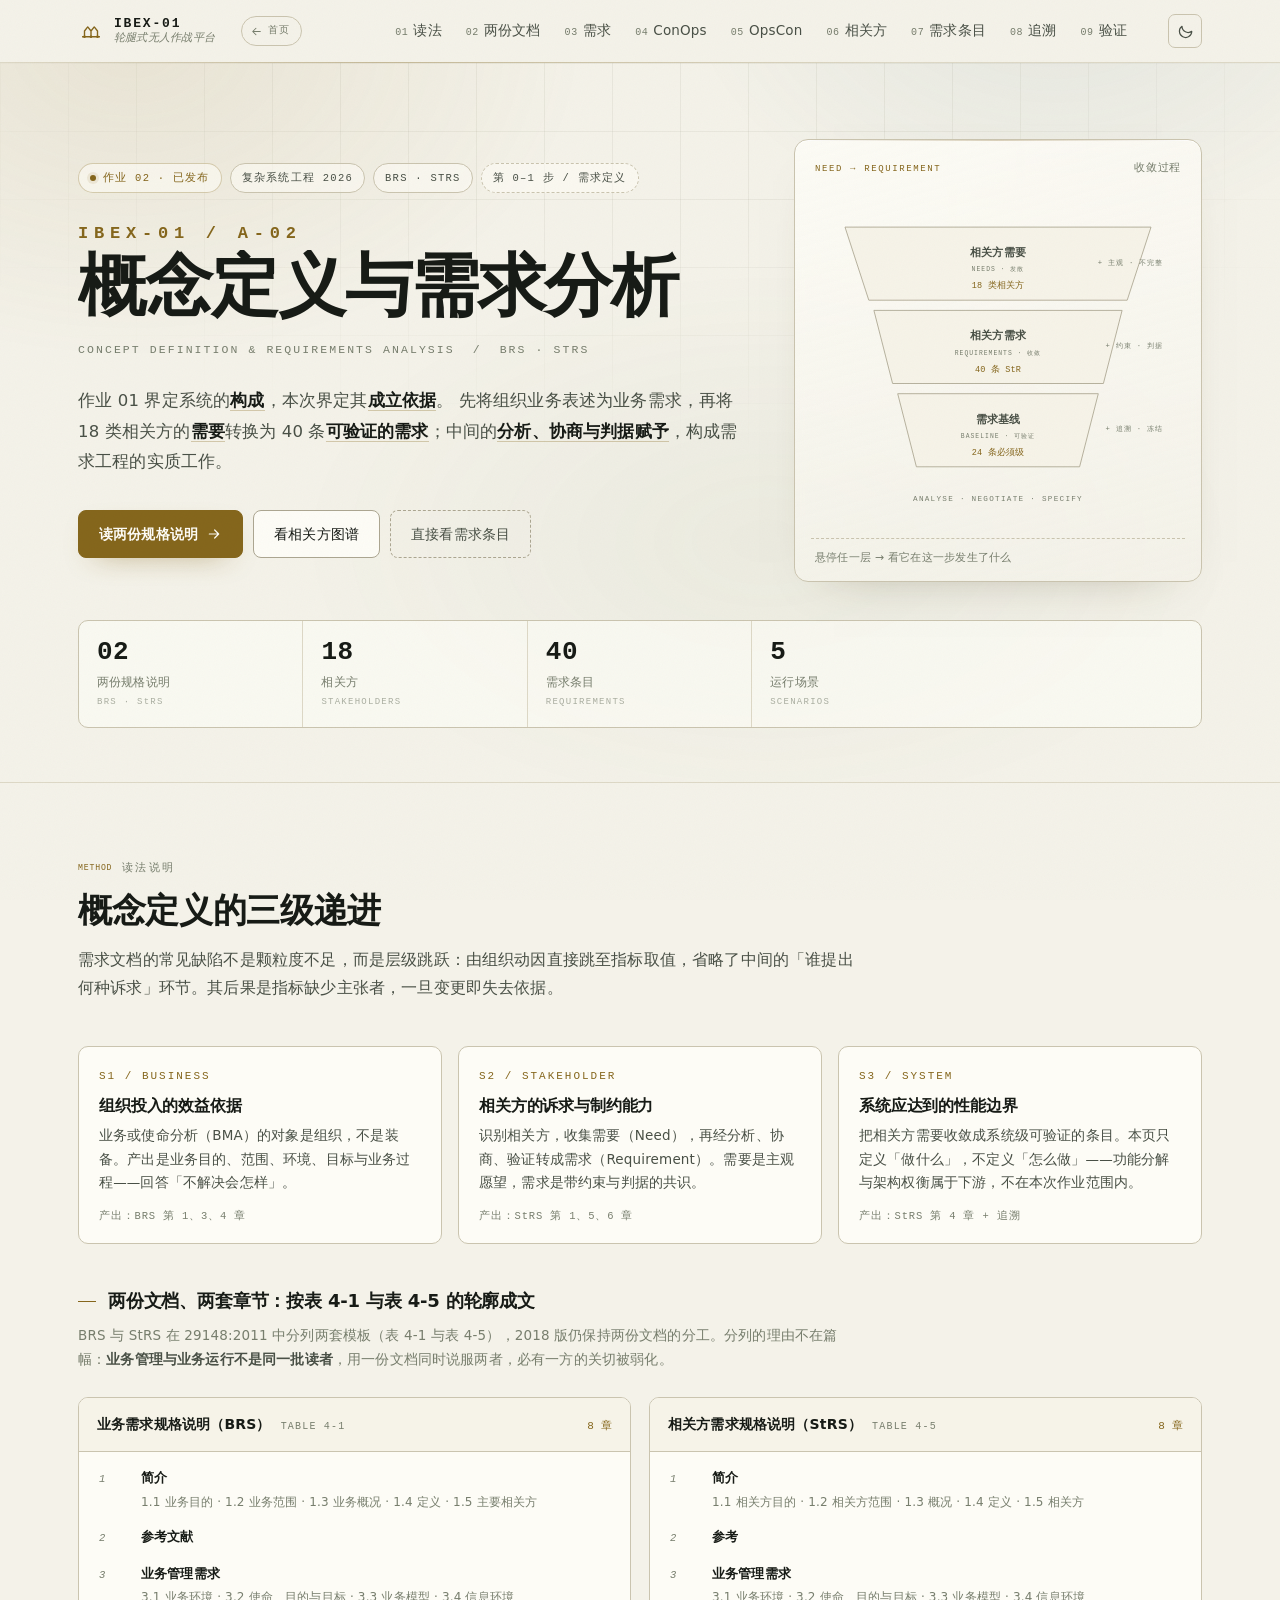
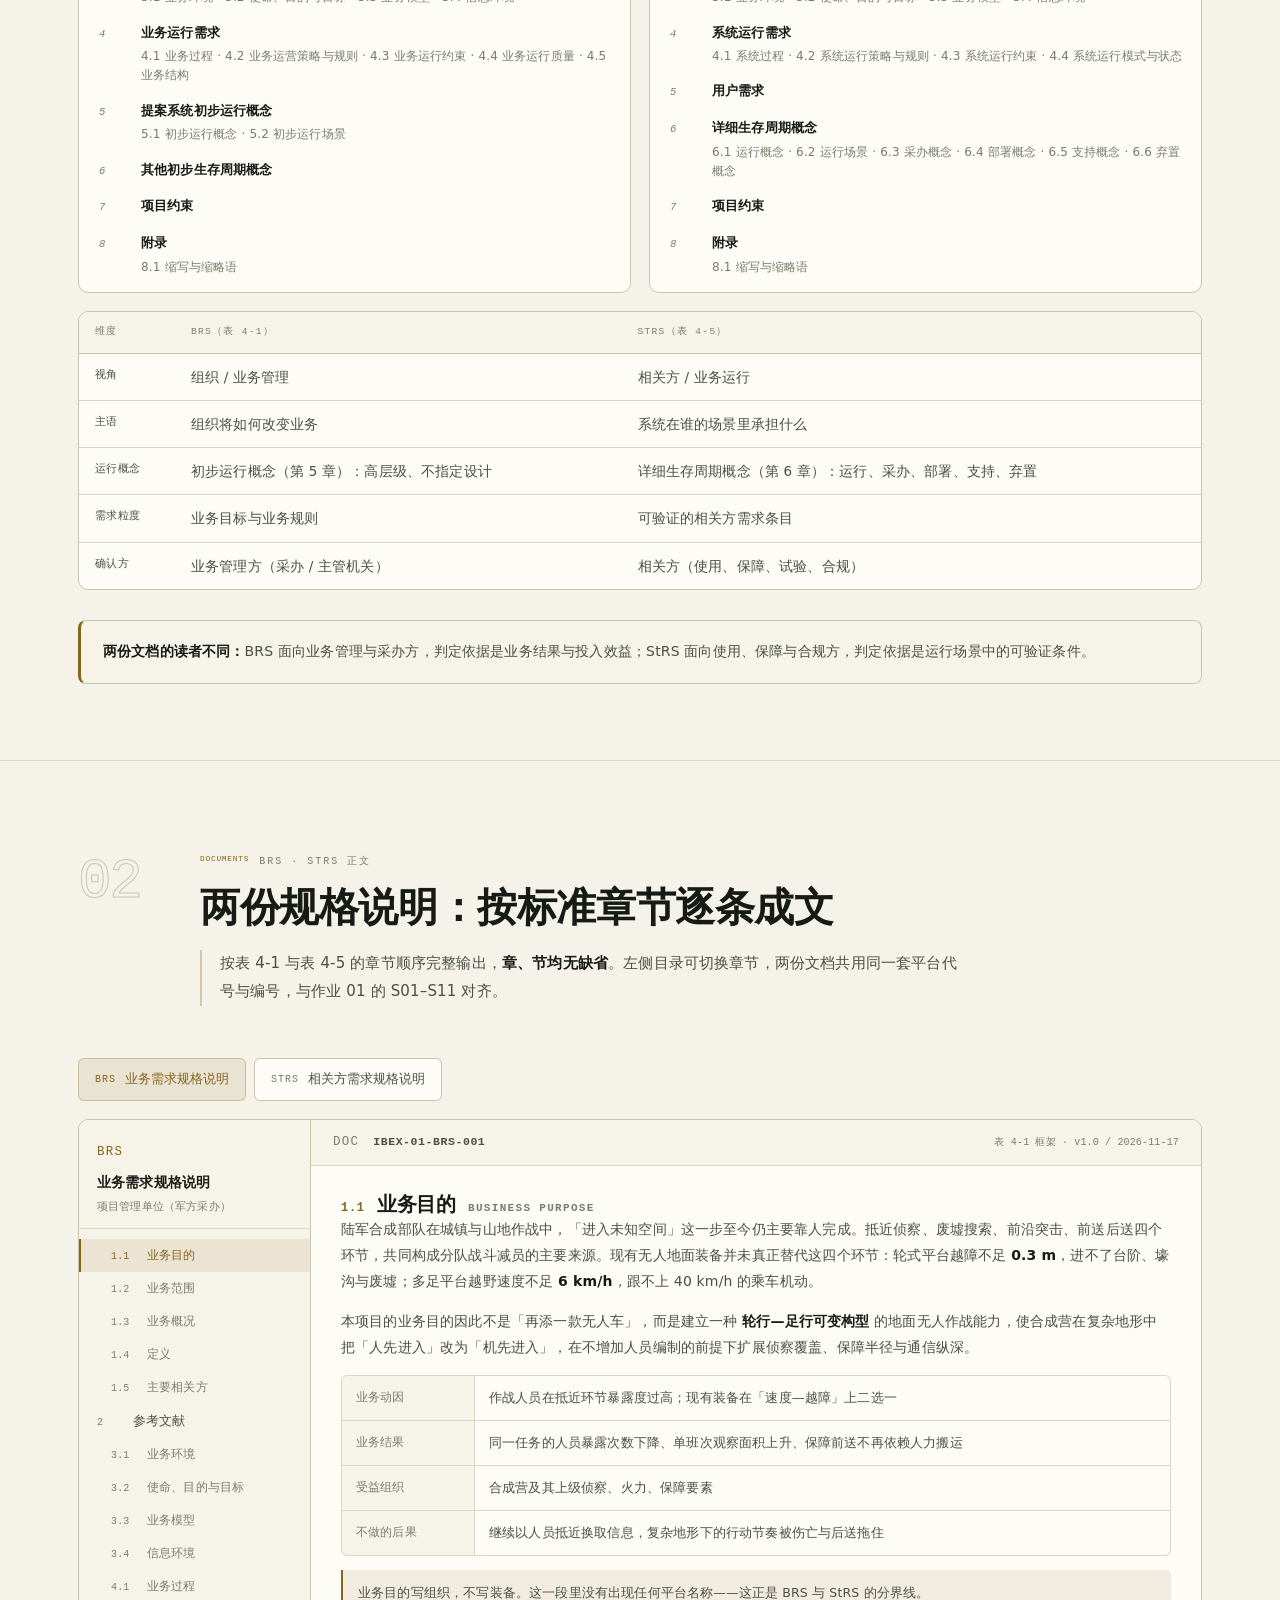
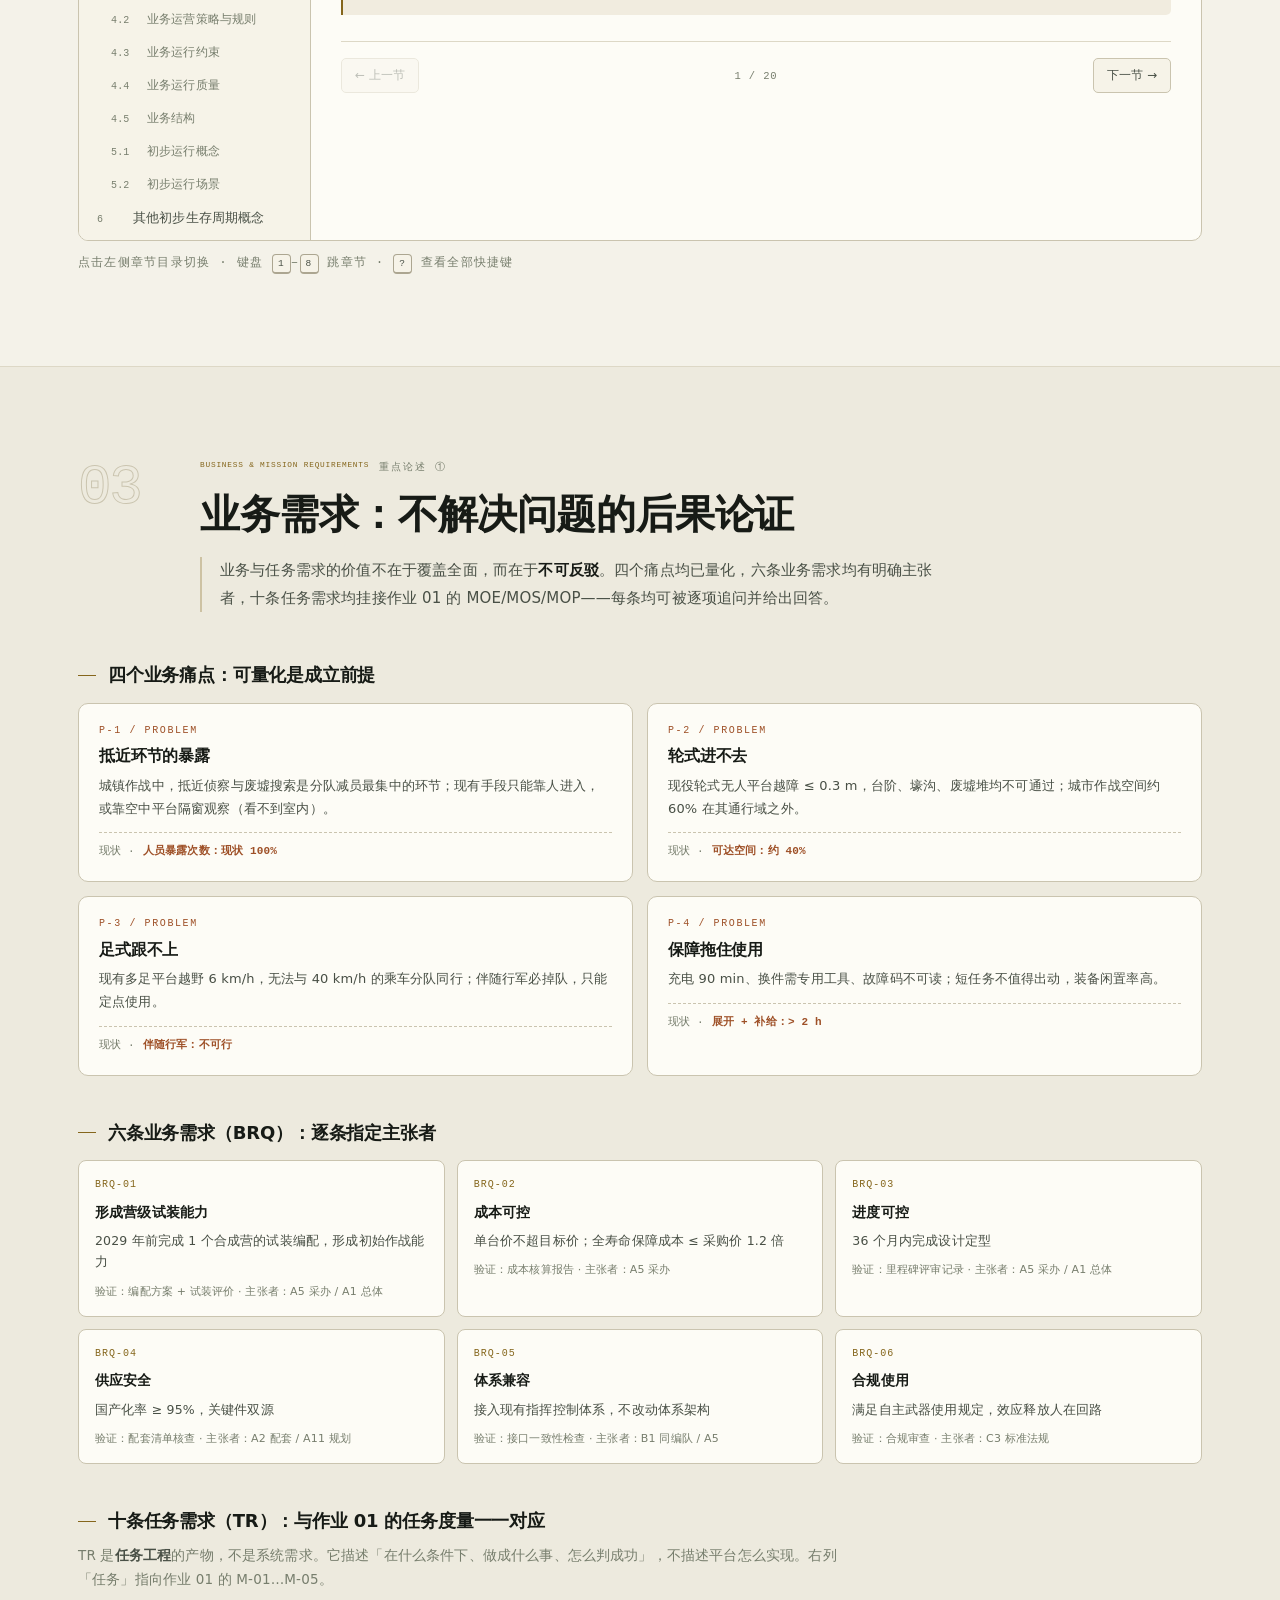
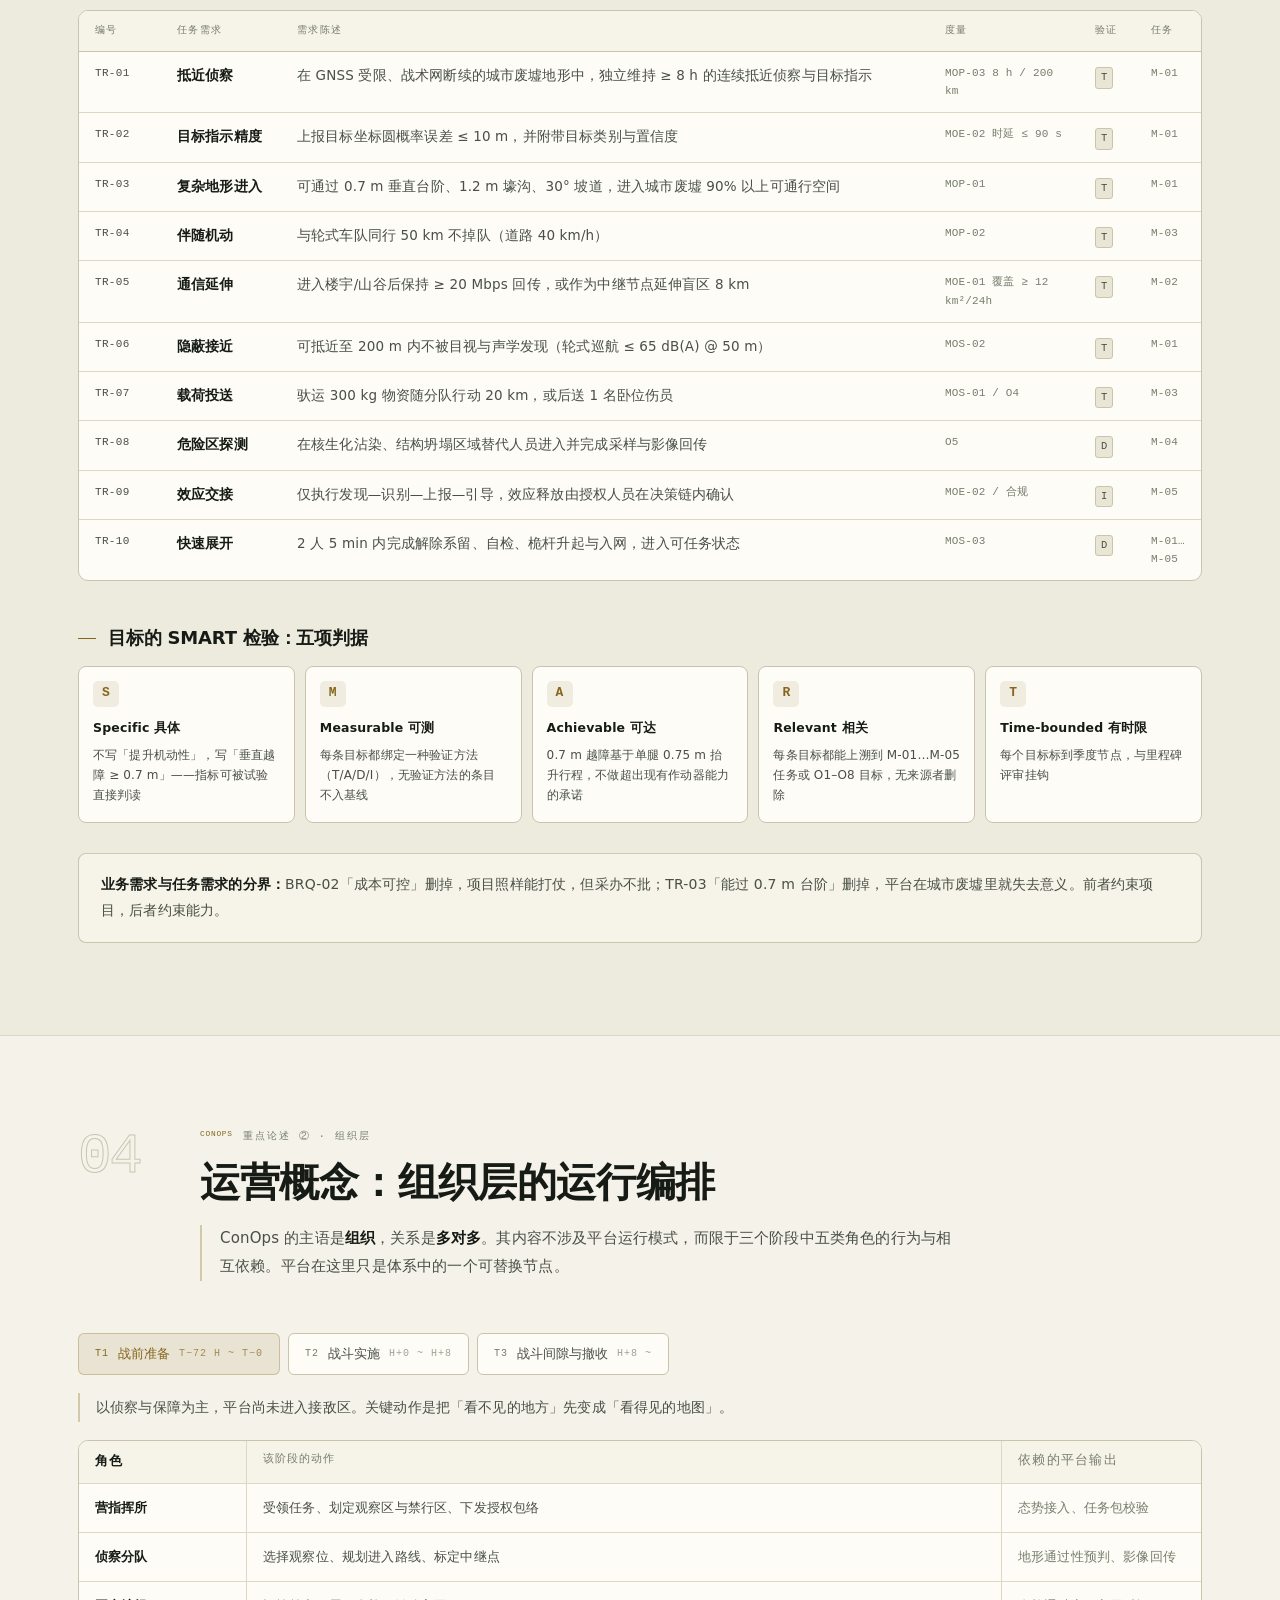
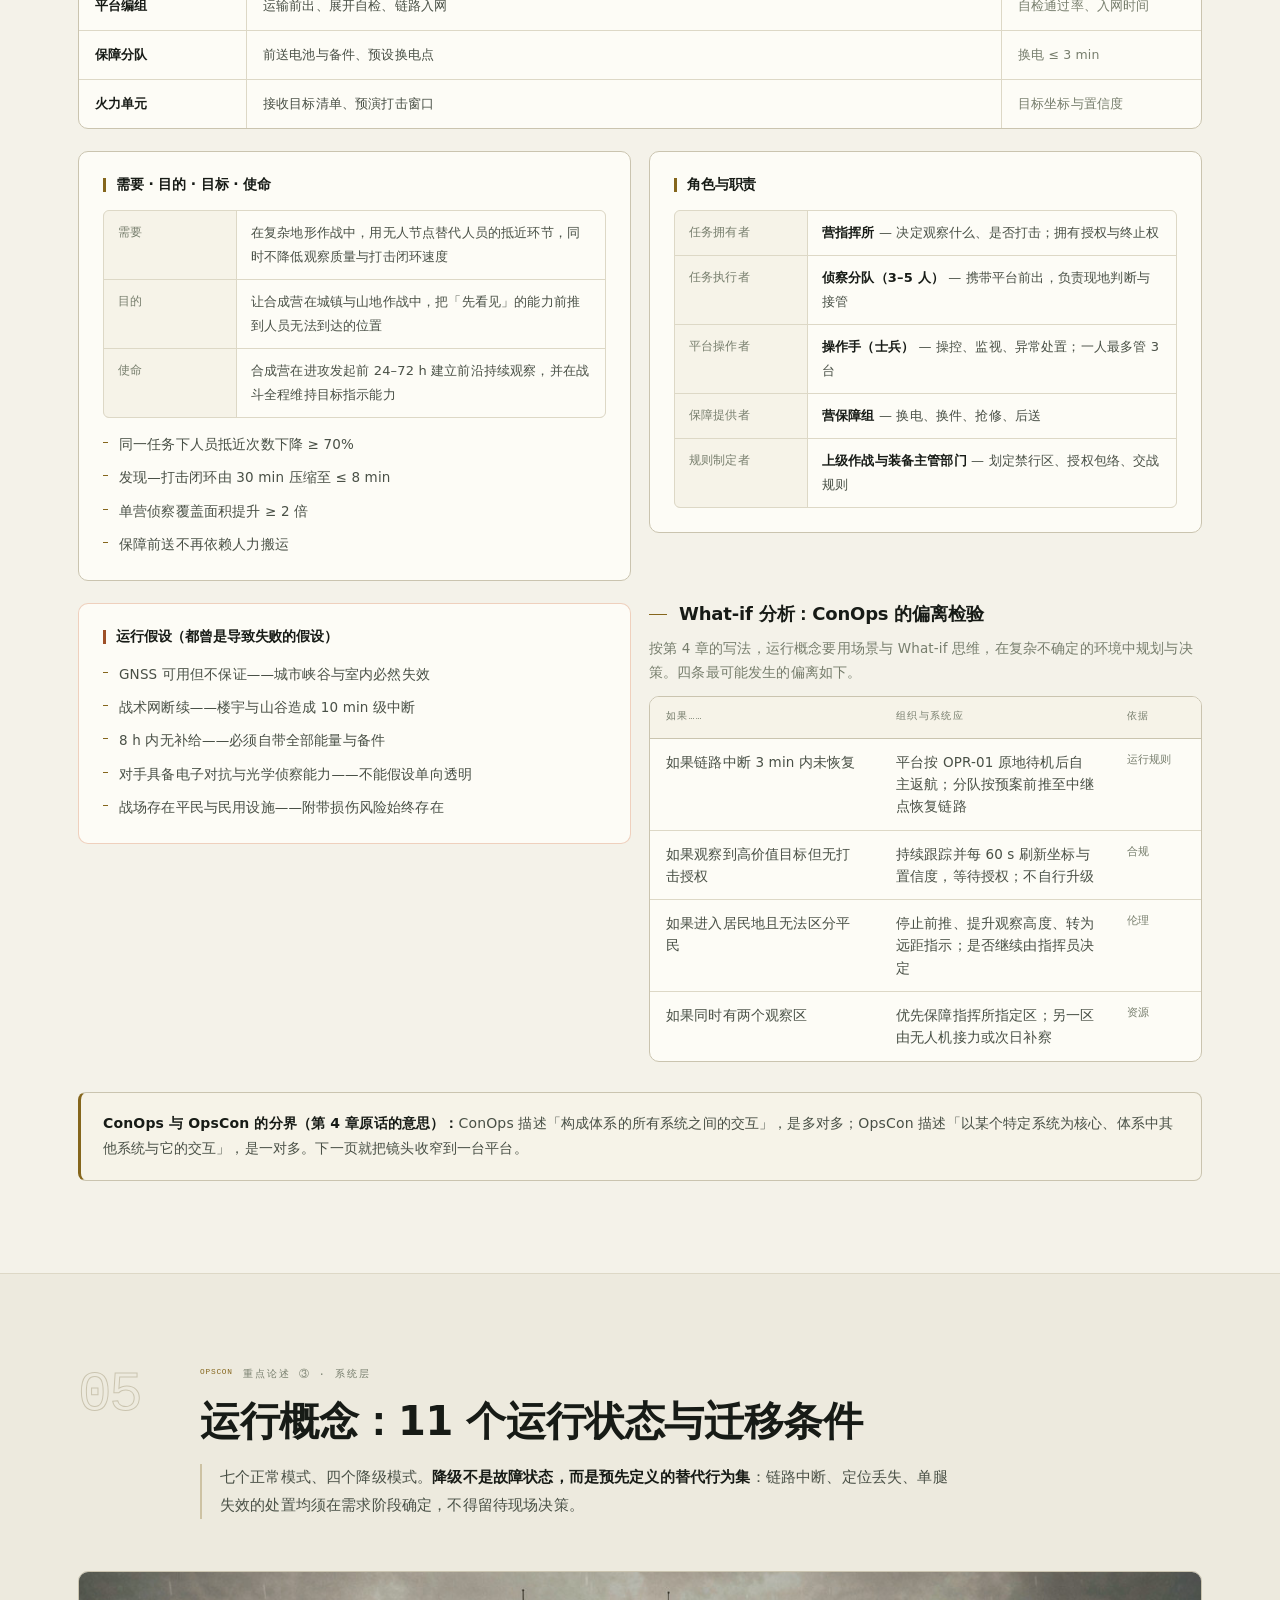
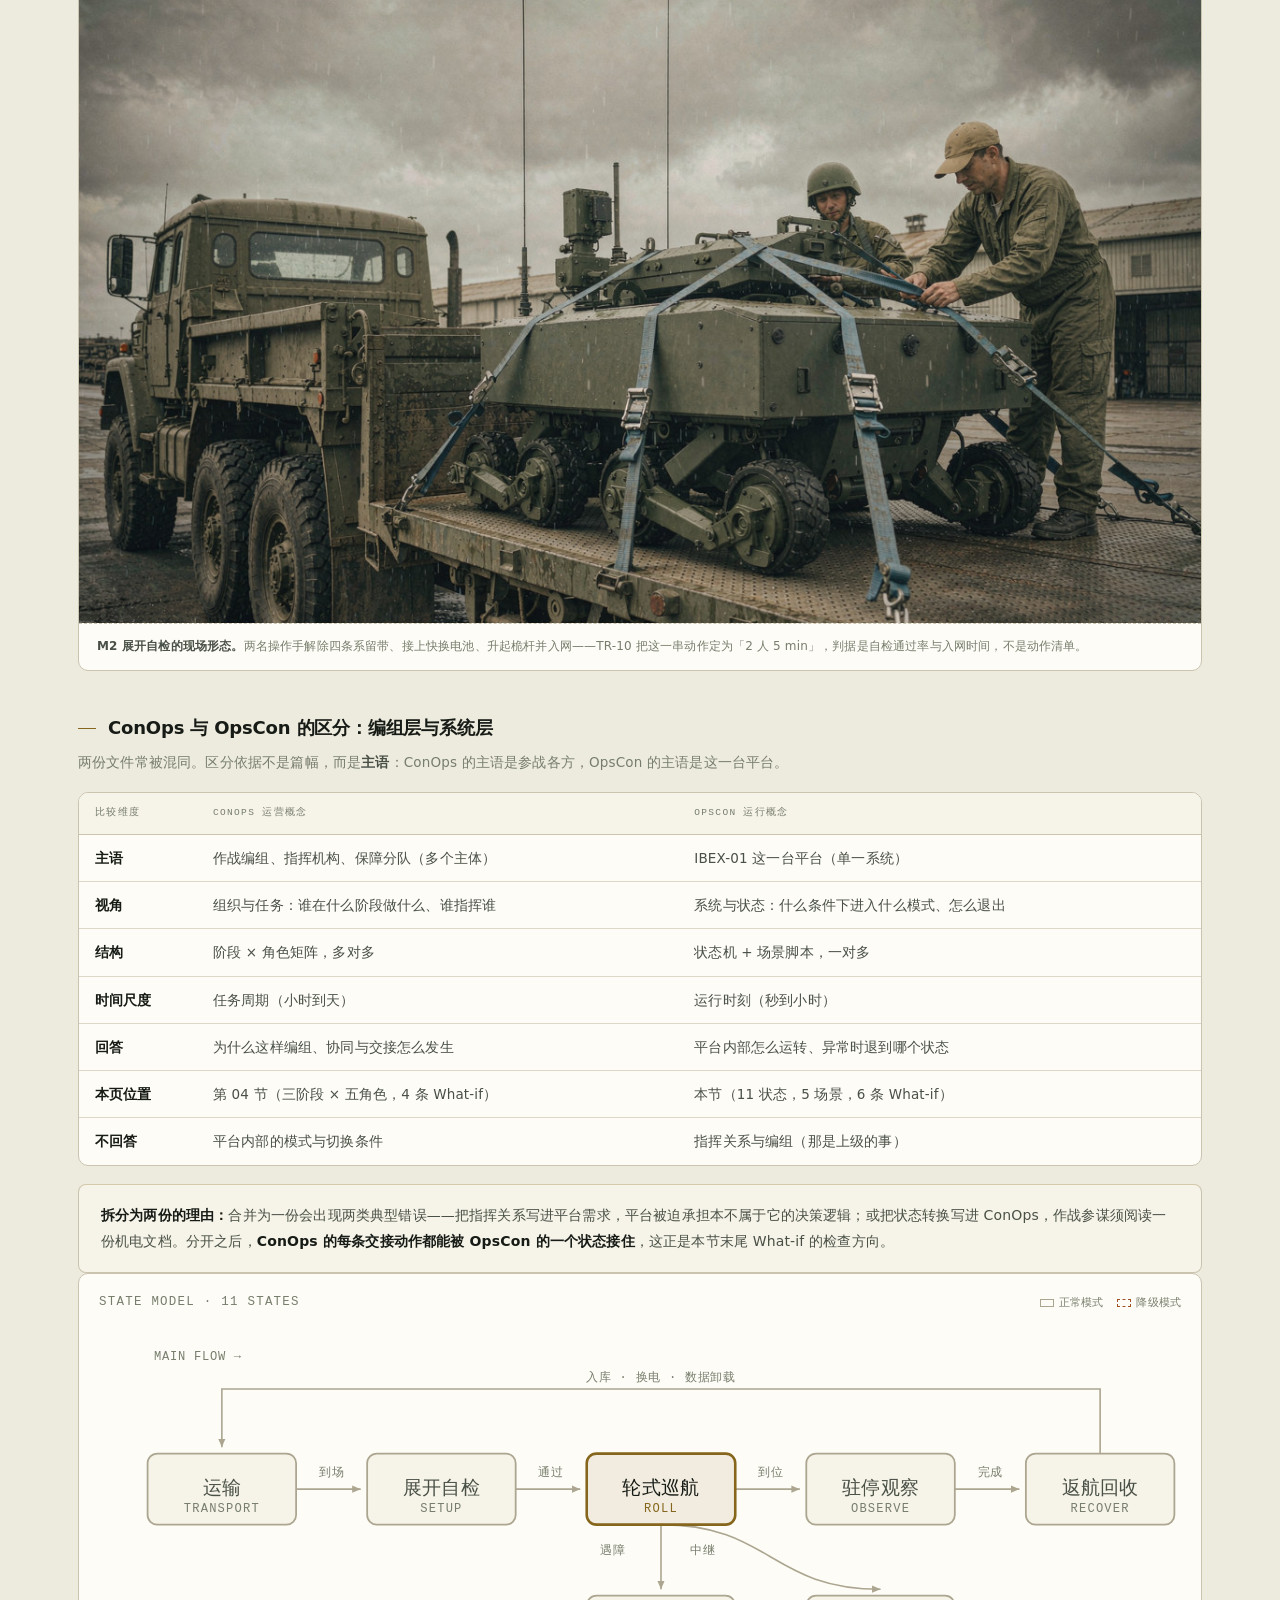
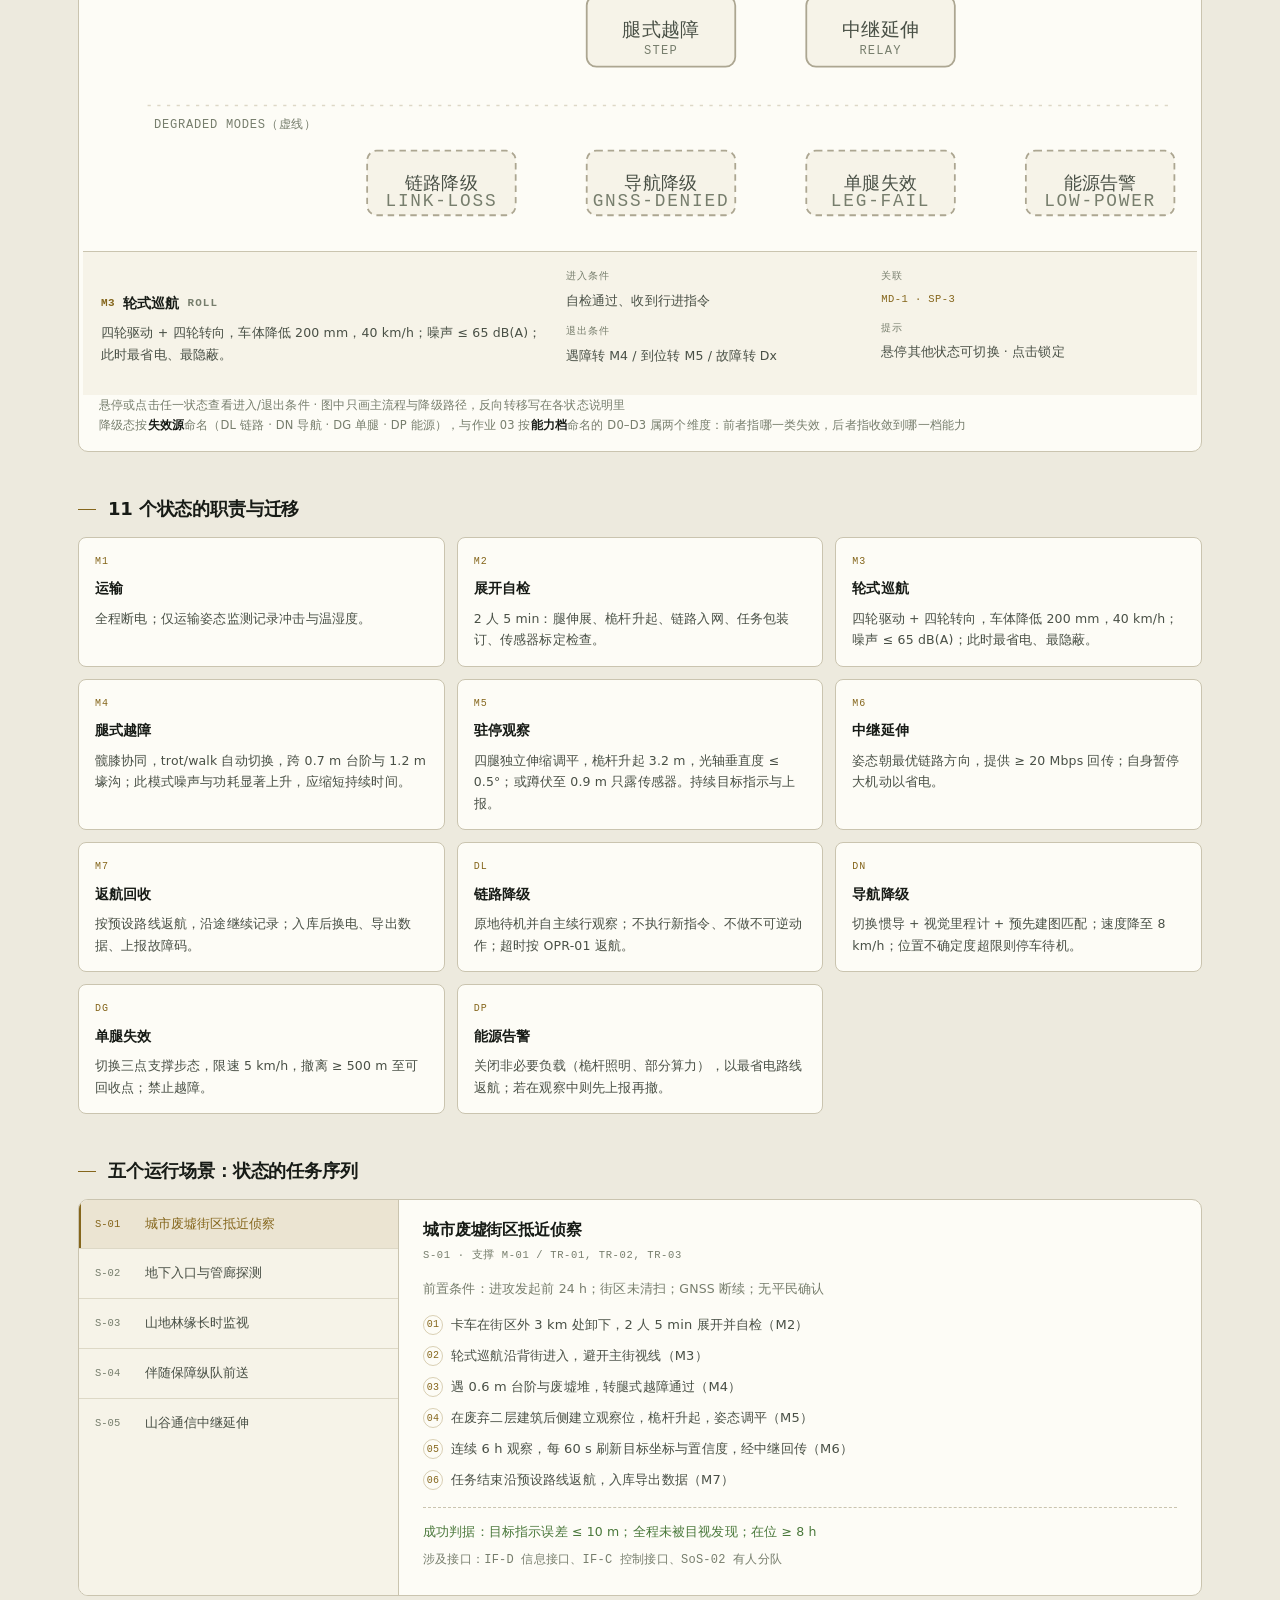
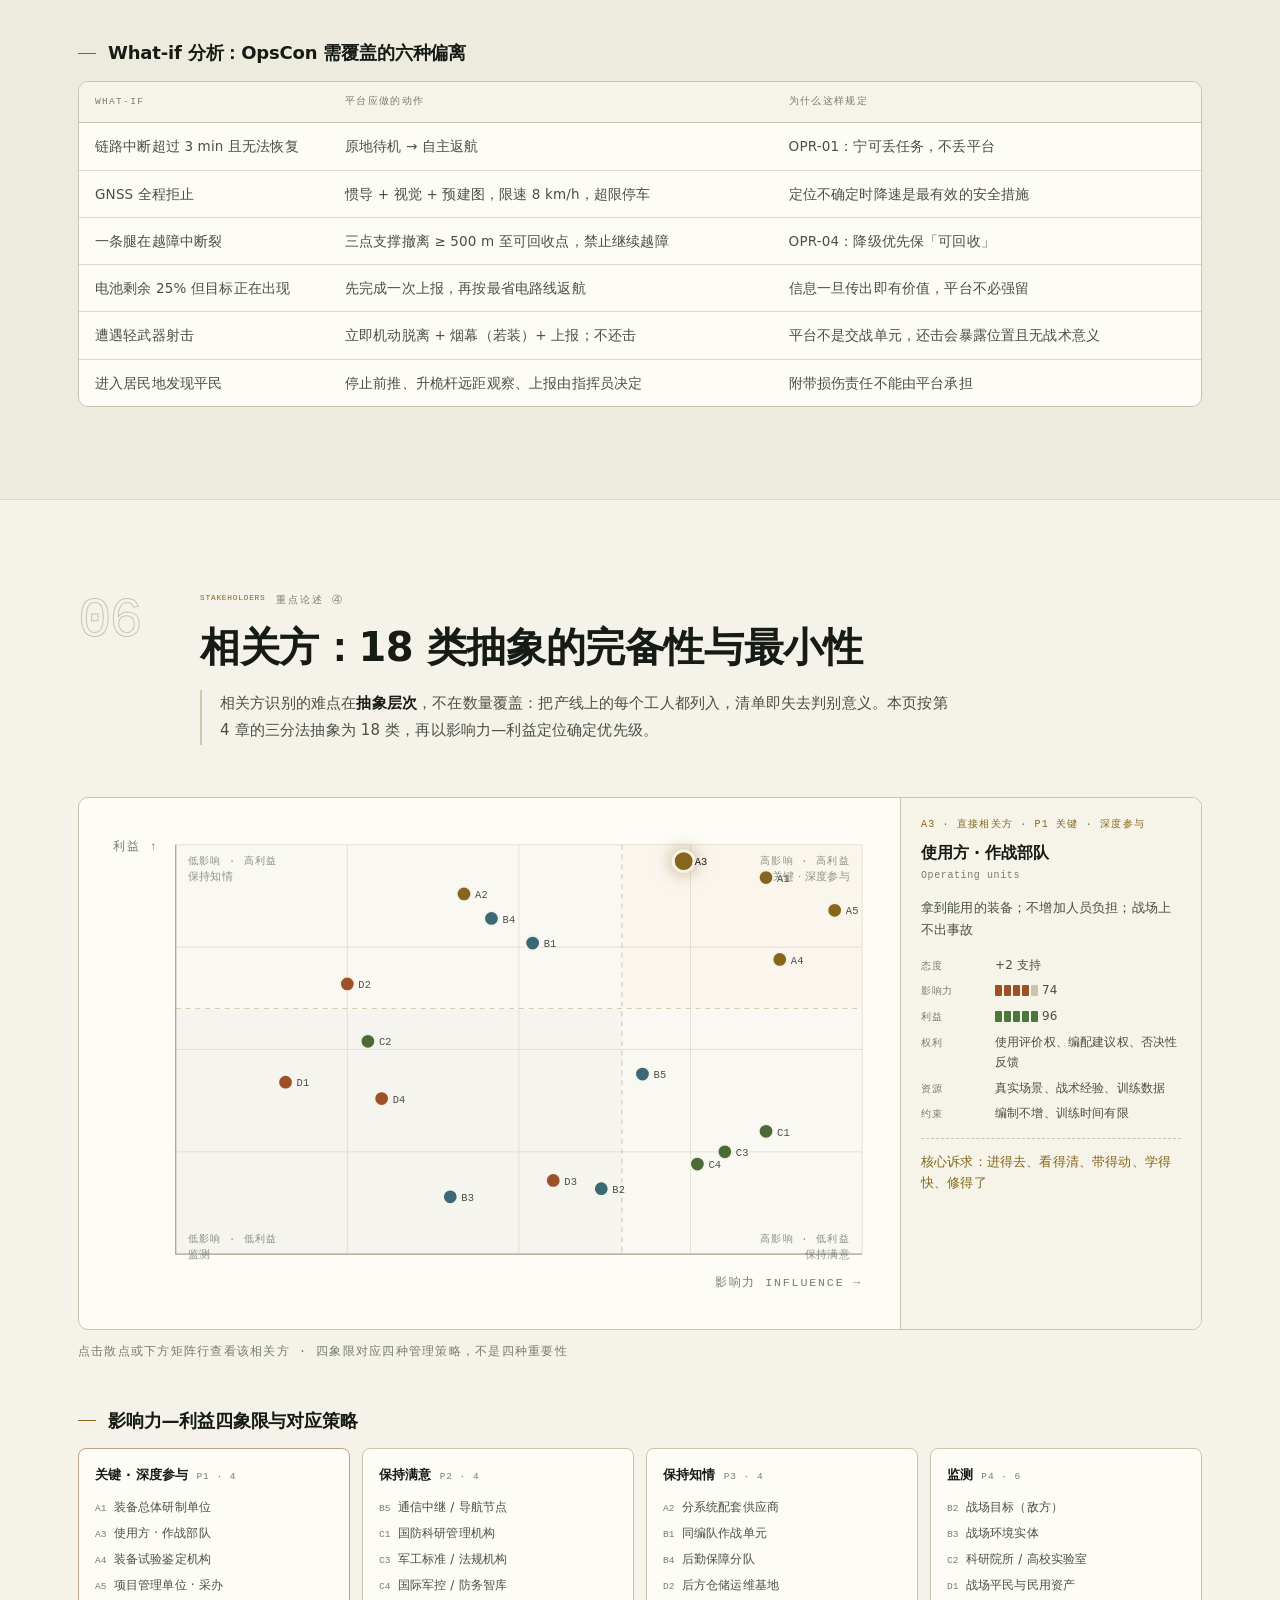
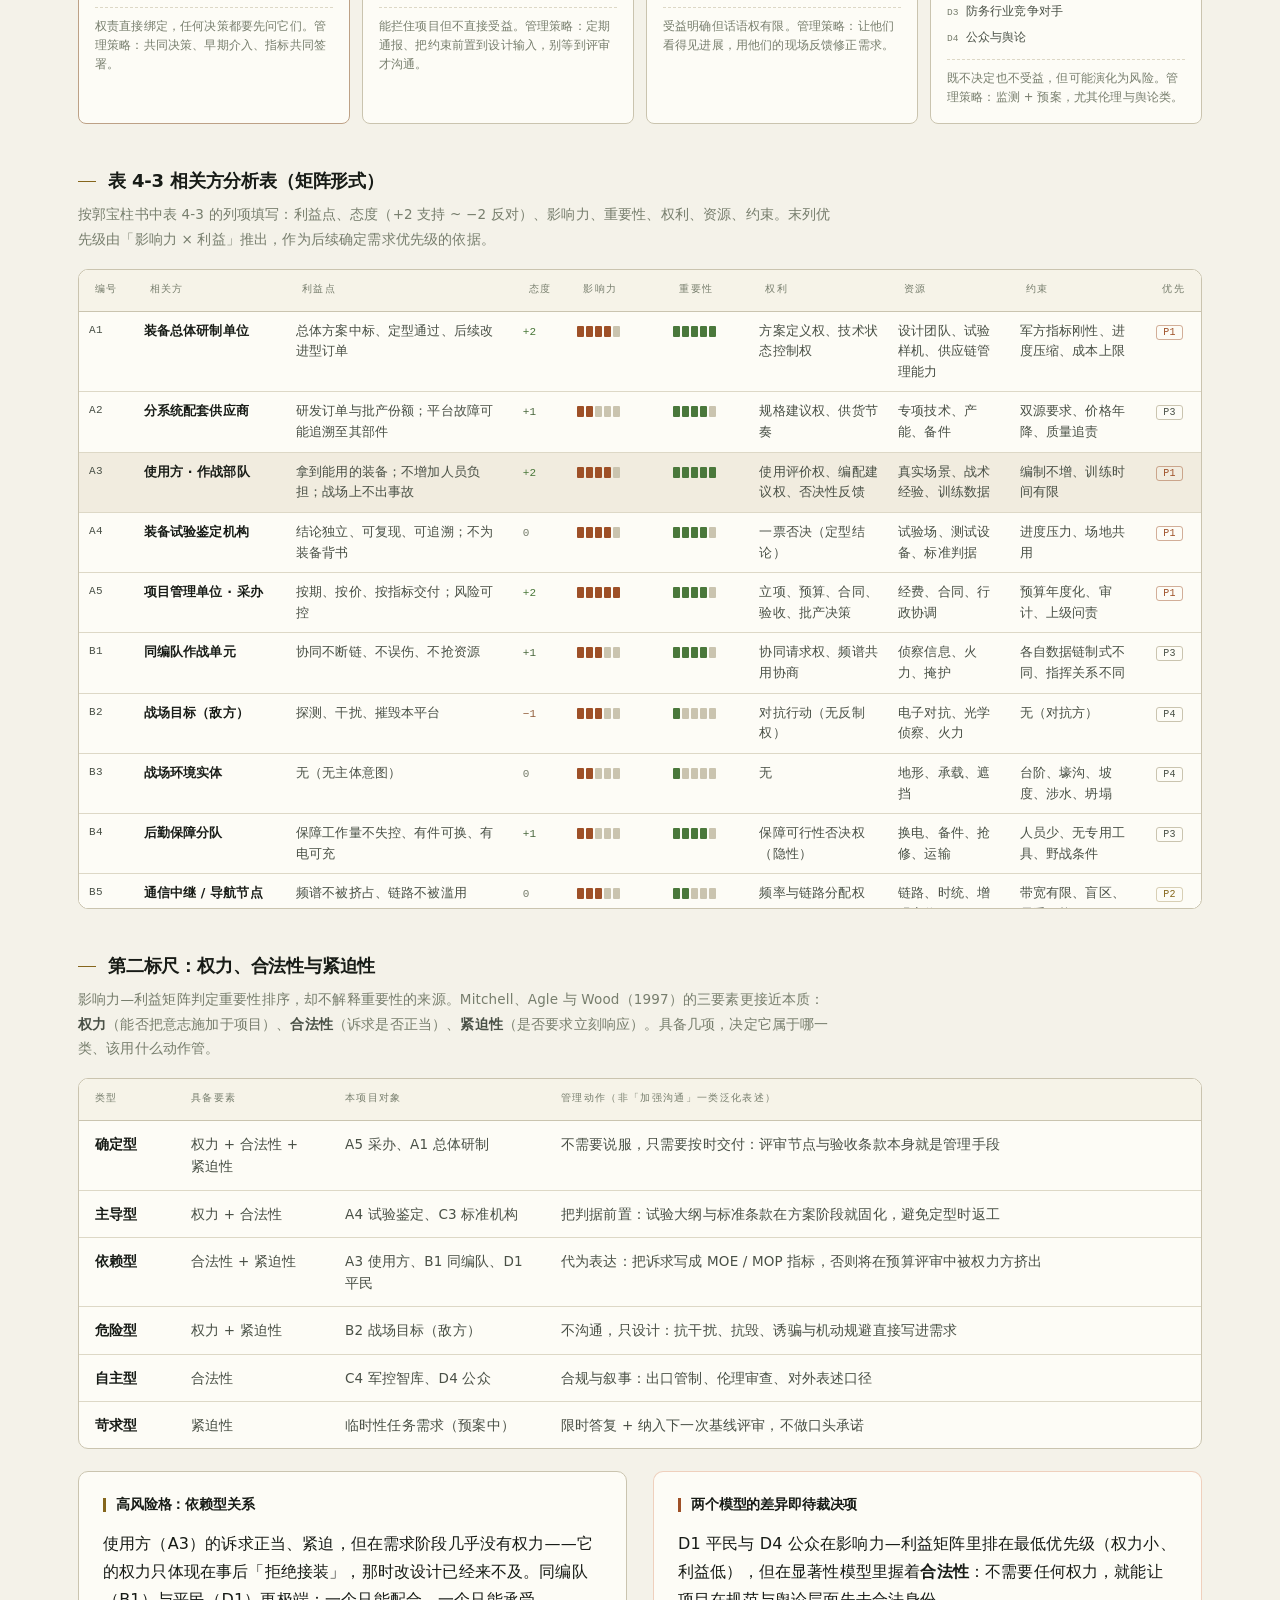
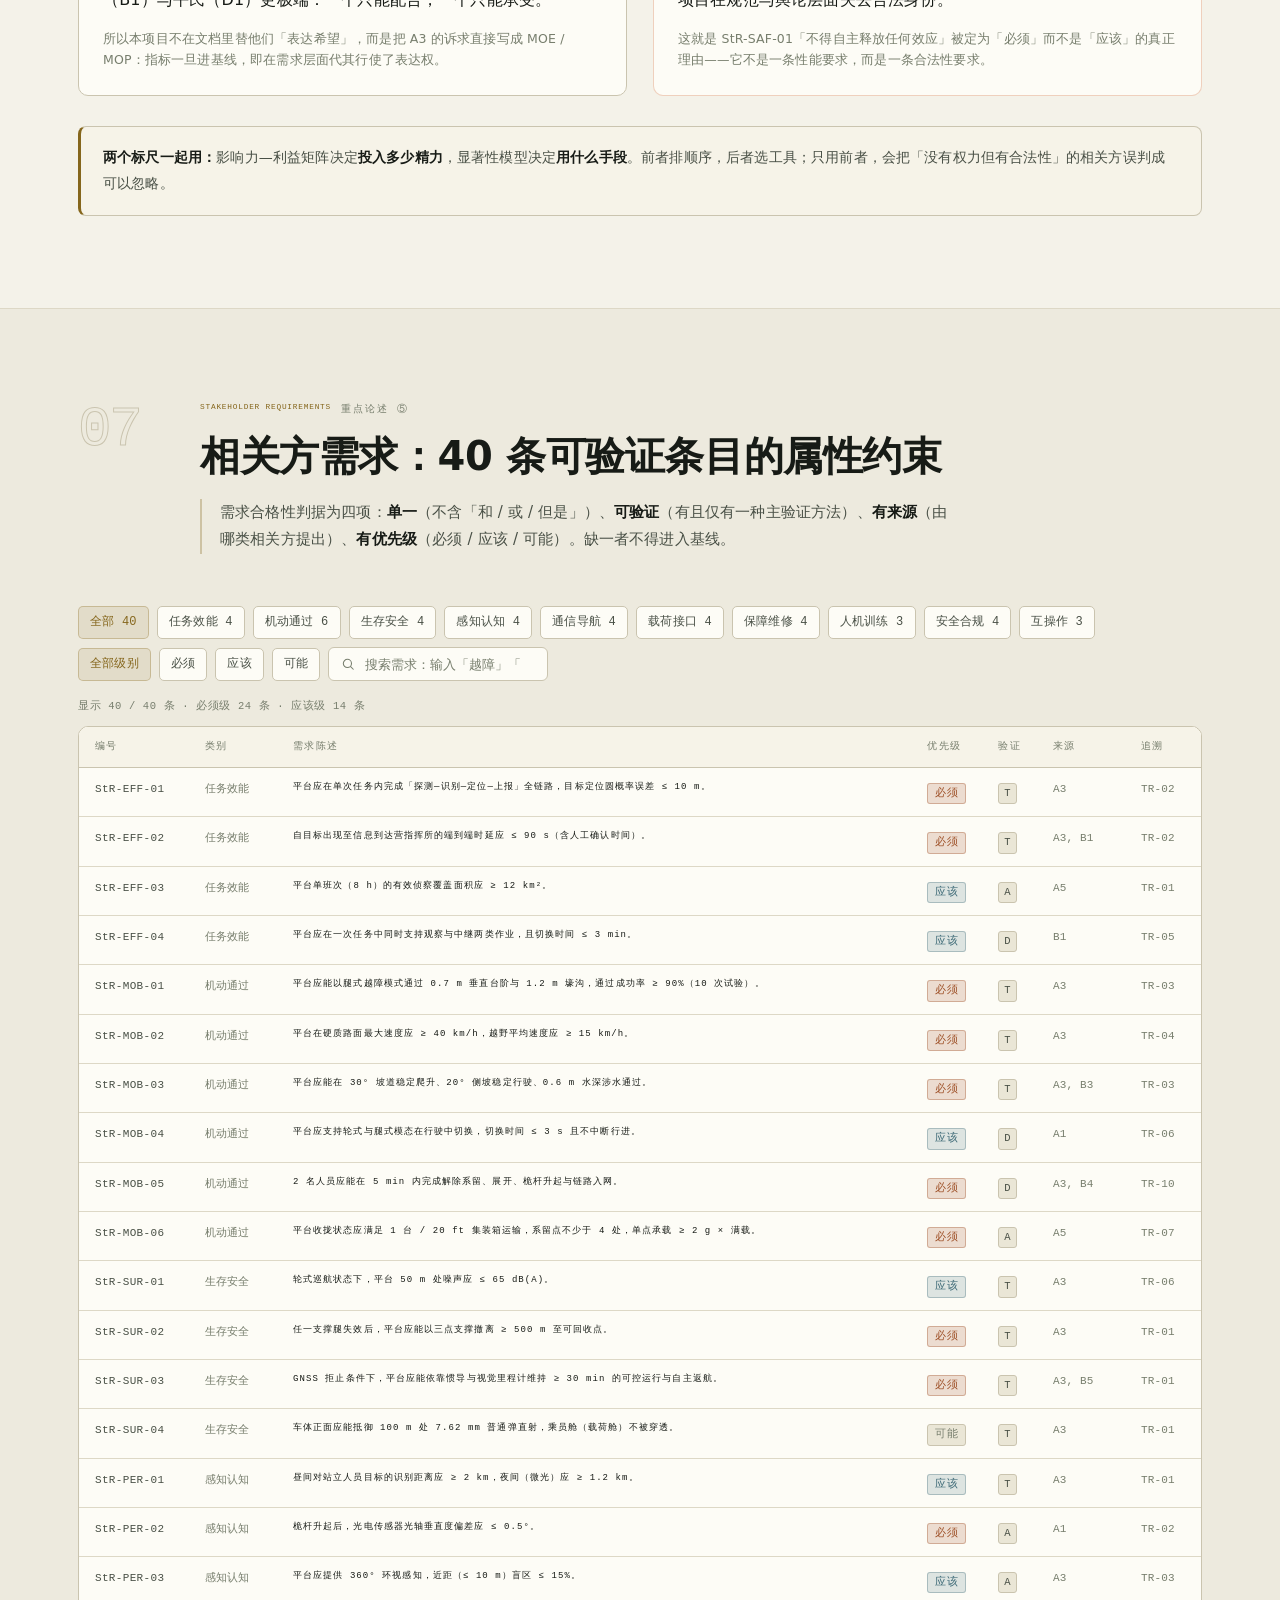
<file: a2.html>
<!DOCTYPE html>
<html lang="zh-CN" data-theme="light">
<head>
<meta charset="utf-8">
<meta name="viewport" content="width=device-width, initial-scale=1">
<title>作业 02 · 概念定义与需求分析 | IBEX-01 轮腿式无人作战平台</title>
<meta name="description" content="复杂系统工程 2026 小组作业 02：依据 ISO/IEC/IEEE 29148 与郭宝柱《系统工程》第 4 章表 4-1、表 4-5 框架，完整输出 BRS 与 StRS，含业务/任务需求、ConOps、OpsCon、相关方列表与相关方需求。">
<meta name="theme-color" content="#f4f2e9">
<link rel="icon" href="data:image/svg+xml,%3Csvg xmlns='http://www.w3.org/2000/svg' viewBox='0 0 32 32'%3E%3Crect width='32' height='32' rx='7' fill='%2307080a'/%3E%3Cpath d='M6 22h20M9 22v-6l3-4 3 4v6M17 22v-6l3-4 3 4v6' stroke='%23d8b45e' stroke-width='1.8' fill='none' stroke-linecap='round'/%3E%3C/svg%3E">
<link rel="stylesheet" href="assets/css/style.css">
<link rel="stylesheet" href="assets/css/fx.css">
<link rel="stylesheet" href="assets/css/a2.css">
<script>
  /* 首屏前锁定主题：默认浅色，仅当用户主动切换过深色时才覆盖 */
  (function(){try{var t=localStorage.getItem('cse-theme-v2');if(t==='dark')document.documentElement.setAttribute('data-theme','dark');}catch(e){}})();
</script>
</head>
<body class="a2">
<div class="scrollbar" id="scrollbar" aria-hidden="true"></div>
<a class="skip-link" href="#main">跳到正文</a>

<!-- ============================================================ 顶栏 -->
<header class="topbar" id="topbar">
  <div class="topbar__in">
    <a class="brand" href="#top" aria-label="回到顶部">
      <svg class="brand__mark" viewBox="0 0 32 32" aria-hidden="true">
        <path d="M5 23h22M8 23v-7l4-5 4 5v7M16 23v-7l4-5 4 5v7" fill="none" stroke="currentColor" stroke-width="1.7" stroke-linejoin="round"/>
        <circle cx="8" cy="23" r="1.6" fill="currentColor"/><circle cx="16" cy="23" r="1.6" fill="currentColor"/><circle cx="24" cy="23" r="1.6" fill="currentColor"/>
      </svg>
      <span class="brand__txt"><b>IBEX-01</b><i>轮腿式无人作战平台</i></span>
    </a>
    <a class="backlink" href="index.html" aria-label="返回首页"><svg viewBox="0 0 24 24" aria-hidden="true"><path d="M19 12H6M11 6l-6 6 6 6" fill="none" stroke="currentColor" stroke-width="1.9" stroke-linecap="round" stroke-linejoin="round"/></svg><span>首页</span></a>

    <nav class="layernav" id="nav" aria-label="章节导航">
      <a href="#method"><em>01</em><span>读法</span></a>
      <a href="#docs"><em>02</em><span>两份文档</span></a>
      <a href="#biz"><em>03</em><span>需求</span></a>
      <a href="#conops"><em>04</em><span>ConOps</span></a>
      <a href="#opscon"><em>05</em><span>OpsCon</span></a>
      <a href="#stake"><em>06</em><span>相关方</span></a>
      <a href="#reqs"><em>07</em><span>需求条目</span></a>
      <a href="#trace"><em>08</em><span>追溯</span></a>
      <a href="#vv"><em>09</em><span>验证</span></a>
    </nav>

    <div class="topbar__tools">
      <button class="iconbtn" id="themeBtn" type="button" aria-label="切换明暗主题" aria-pressed="false">
        <svg class="ico-sun" viewBox="0 0 24 24" fill="none" stroke="currentColor" stroke-width="1.7" aria-hidden="true">
          <circle cx="12" cy="12" r="4.2"/><path d="M12 2.6v2.2M12 19.2v2.2M4.2 4.2l1.6 1.6M18.2 18.2l1.6 1.6M2.6 12h2.2M19.2 12h2.2M4.2 19.8l1.6-1.6M18.2 5.8l1.6-1.6"/>
        </svg>
        <svg class="ico-moon" viewBox="0 0 24 24" fill="none" stroke="currentColor" stroke-width="1.7" aria-hidden="true">
          <path d="M20.5 14.4A8.6 8.6 0 0 1 9.6 3.5a8.7 8.7 0 1 0 10.9 10.9Z" stroke-linejoin="round"/>
        </svg>
      </button>
      <button class="iconbtn menu-btn" id="menuBtn" type="button" aria-label="展开导航" aria-expanded="false">
        <svg viewBox="0 0 24 24" fill="none" stroke="currentColor" stroke-width="1.8" aria-hidden="true"><path d="M4 7h16M4 12h16M4 17h16"/></svg>
      </button>
    </div>
  </div>
</header>

<main id="main">

<!-- ============================================================ HERO -->
<section class="hero" id="top">
  <div class="hero__grid" aria-hidden="true"></div>
  <div class="wrap hero__wrap">
    <div class="hero__body">
      <div class="hero__l">
        <div class="hero__meta">
          <span class="tag tag--live"><i></i>作业 02 · 已发布</span>
          <span class="tag">复杂系统工程 2026</span>
          <span class="tag">BRS · StRS</span>
          <span class="tag tag--ghost">第 0–1 步 / 需求定义</span>
        </div>

        <h1 class="hero__title">
          <span class="hero__code">IBEX-01 / A-02</span>
          <span class="hero__name">概念定义与需求分析</span>
        </h1>
        <p class="hero__sub">Concept Definition &amp; Requirements Analysis&nbsp;&nbsp;/&nbsp;&nbsp;BRS · StRS</p>

        <p class="hero__lede">
          作业 01 界定系统的<strong>构成</strong>，本次界定其<strong>成立依据</strong>。
          先将组织业务表述为业务需求，再将 18 类相关方的<strong>需要</strong>转换为 40 条<strong>可验证的需求</strong>；中间的<strong>分析、协商与判据赋予</strong>，构成需求工程的实质工作。
        </p>

        <div class="hero__cta">
          <a class="btn btn--primary" href="#docs">读两份规格说明<svg viewBox="0 0 24 24" aria-hidden="true"><path d="M5 12h13M13 6l6 6-6 6" fill="none" stroke="currentColor" stroke-width="1.8" stroke-linecap="round" stroke-linejoin="round"/></svg></a>
          <a class="btn" href="#stake">看相关方图谱</a>
          <a class="btn btn--ghost" href="#reqs">直接看需求条目</a>
        </div>
      </div>

      <aside class="hero__viz" aria-label="相关方需要到需求基线的收敛过程">
        <div class="viz__h"><span class="mono">NEED → REQUIREMENT</span><i>收敛过程</i></div>
        <svg class="funnel" id="funnelSvg" viewBox="0 0 440 400" role="img" aria-label="需要收敛为需求基线的三层漏斗">
          <defs>
            <linearGradient id="fg1" x1="0" y1="0" x2="0" y2="1">
              <stop offset="0%" stop-color="var(--fg)" stop-opacity=".07"/>
              <stop offset="100%" stop-color="var(--fg)" stop-opacity=".02"/>
            </linearGradient>
          </defs>
          <!-- 第一层：需要 -->
          <g class="fb" data-note="18 类相关方各自表达意图与期望：可不完整、可互相冲突、可不考虑可行性。">
            <path class="funnel__band" d="M40 46 H400 L372 132 H68 Z" fill="url(#fg1)"/>
            <text class="funnel__t" x="220" y="80" text-anchor="middle">相关方需要</text>
            <text class="funnel__s" x="220" y="98" text-anchor="middle">NEEDS · 发散</text>
            <text class="funnel__v" x="220" y="118" text-anchor="middle">18 类相关方</text>
          </g>
          <!-- 第二层：需求 -->
          <g class="fb" data-note="经分析、协商、赋判据后收敛：每条单一、完整、可验证，写清来源与验证方法。">
            <path class="funnel__band" d="M74 144 H366 L344 230 H96 Z" fill="url(#fg1)"/>
            <text class="funnel__t" x="220" y="178" text-anchor="middle">相关方需求</text>
            <text class="funnel__s" x="220" y="196" text-anchor="middle">REQUIREMENTS · 收敛</text>
            <text class="funnel__v" x="220" y="216" text-anchor="middle">40 条 StR</text>
          </g>
          <!-- 第三层：基线 -->
          <g class="fb" data-note="进入基线的必须级条目：未满足则方案不成立；其余条目按优先级排序，冲突已协商。">
            <path class="funnel__band" d="M102 242 H338 L316 328 H124 Z" fill="url(#fg1)"/>
            <text class="funnel__t" x="220" y="276" text-anchor="middle">需求基线</text>
            <text class="funnel__s" x="220" y="294" text-anchor="middle">BASELINE · 可验证</text>
            <text class="funnel__v" x="220" y="314" text-anchor="middle">24 条必须级</text>
          </g>
          <!-- 侧注 -->
          <g fill="var(--fg-3)" font-size="8.5" font-family="var(--mono)" letter-spacing="1">
            <text x="414" y="90" text-anchor="end">+ 主观 · 不完整</text>
            <text x="414" y="188" text-anchor="end">+ 约束 · 判据</text>
            <text x="414" y="286" text-anchor="end">+ 追溯 · 冻结</text>
          </g>
          <text x="220" y="368" text-anchor="middle" fill="var(--fg-3)" font-size="9" font-family="var(--mono)" letter-spacing="1.5">ANALYSE · NEGOTIATE · SPECIFY</text>
        </svg>
        <p class="viz__f" id="funnelNote">悬停任一层 → 看它在这一步发生了什么</p>
      </aside>
    </div>

    <div class="stats" id="stats"></div>
  </div>
</section>

<!-- ============================================================ 01 读法 -->
<section class="sec sec--tight" id="method">
  <div class="wrap">
    <div class="sec__head">
      <div class="sec__kicker"><span class="mono">METHOD</span> 读法说明</div>
      <h2 class="sec__title">概念定义的三级递进</h2>
      <p class="sec__lede">需求文档的常见缺陷不是颗粒度不足，而是层级跳跃：由组织动因直接跳至指标取值，省略了中间的「谁提出何种诉求」环节。其后果是指标缺少主张者，一旦变更即失去依据。</p>
    </div>

    <div class="a2-lead" id="methodCards"></div>

    <h3 class="sub">两份文档、两套章节：按表 4-1 与表 4-5 的轮廓成文</h3>
    <p class="subnote">BRS 与 StRS 在 29148:2011 中分列两套模板（表 4-1 与表 4-5），2018 版仍保持两份文档的分工。分列的理由不在篇幅：<b>业务管理与业务运行不是同一批读者</b>，用一份文档同时说服两者，必有一方的关切被弱化。</p>
    <div class="ol-compare" id="outlineCmp"></div>
    <div id="outlineDiff"></div>

    <div class="note">
      <b>两份文档的读者不同：</b>BRS 面向业务管理与采办方，判定依据是业务结果与投入效益；StRS 面向使用、保障与合规方，判定依据是运行场景中的可验证条件。
    </div>
  </div>
</section>

<!-- ============================================================ 02 文档 -->
<section class="sec" id="docs">
  <div class="wrap">
    <header class="layerhead">
      <div class="layerhead__no">02</div>
      <div class="layerhead__txt">
        <div class="layerhead__kicker"><span class="mono">DOCUMENTS</span> BRS · StRS 正文</div>
        <h2>两份规格说明：按标准章节逐条成文</h2>
        <p class="layerhead__claim">按表 4-1 与表 4-5 的章节顺序完整输出，<b>章、节均无缺省</b>。左侧目录可切换章节，两份文档共用同一套平台代号与编号，与作业 01 的 S01–S11 对齐。</p>
      </div>
    </header>

    <div class="con__tabs" id="docTabs" role="group" aria-label="选择文档">
      <button type="button" class="con__tab on" data-doc="brs"><span class="mono">BRS</span>业务需求规格说明</button>
      <button type="button" class="con__tab" data-doc="strs"><span class="mono">StRS</span>相关方需求规格说明</button>
    </div>

    <div class="doc">
      <aside class="doc__side">
        <div class="doc__sideh" id="docSideH"></div>
        <nav class="doc__toc" id="docToc" aria-label="文档目录"></nav>
      </aside>
      <div class="doc__main">
        <div class="doc__bar"><span class="mono">DOC</span><span id="docMeta"></span></div>
        <article class="doc__art" id="docArt"></article>
      </div>
    </div>

    <p class="table-hint mono">点击左侧章节目录切换 · 键盘 <span class="kbd">1</span>–<span class="kbd">8</span> 跳章节 · <span class="kbd">?</span> 查看全部快捷键</p>
  </div>
</section>

<!-- ======================================================== 03 业务需求 -->
<section class="sec sec--alt" id="biz">
  <div class="wrap">
    <header class="layerhead">
      <div class="layerhead__no">03</div>
      <div class="layerhead__txt">
        <div class="layerhead__kicker"><span class="mono">BUSINESS &amp; MISSION REQUIREMENTS</span> 重点论述 ①</div>
        <h2>业务需求：不解决问题的后果论证</h2>
        <p class="layerhead__claim">业务与任务需求的价值不在于覆盖全面，而在于<b>不可反驳</b>。四个痛点均已量化，六条业务需求均有明确主张者，十条任务需求均挂接作业 01 的 MOE/MOS/MOP——每条均可被逐项追问并给出回答。</p>
      </div>
    </header>

    <h3 class="sub">四个业务痛点：可量化是成立前提</h3>
    <div class="pains" id="pains"></div>

    <h3 class="sub">六条业务需求（BRQ）：逐条指定主张者</h3>
    <div class="brq" id="brq"></div>

    <h3 class="sub">十条任务需求（TR）：与作业 01 的任务度量一一对应</h3>
    <p class="subnote">TR 是<b>任务工程</b>的产物，不是系统需求。它描述「在什么条件下、做成什么事、怎么判成功」，不描述平台怎么实现。右列「任务」指向作业 01 的 M-01…M-05。</p>
    <div class="table-wrap">
      <table class="tbl">
        <thead><tr>
          <th style="width:82px">编号</th><th style="width:120px">任务需求</th><th>需求陈述</th>
          <th style="width:150px">度量</th><th style="width:56px">验证</th><th style="width:66px">任务</th>
        </tr></thead>
        <tbody id="trBody"></tbody>
      </table>
    </div>

    <h3 class="sub">目标的 SMART 检验：五项判据</h3>
    <div class="smart" id="smart"></div>

    <div class="note note--line">
      <b>业务需求与任务需求的分界：</b>BRQ-02「成本可控」删掉，项目照样能打仗，但采办不批；TR-03「能过 0.7 m 台阶」删掉，平台在城市废墟里就失去意义。前者约束项目，后者约束能力。
    </div>
  </div>
</section>

<!-- ========================================================== 04 ConOps -->
<section class="sec" id="conops">
  <div class="wrap">
    <header class="layerhead">
      <div class="layerhead__no">04</div>
      <div class="layerhead__txt">
        <div class="layerhead__kicker"><span class="mono">CONOPS</span> 重点论述 ② · 组织层</div>
        <h2>运营概念：组织层的运行编排</h2>
        <p class="layerhead__claim">ConOps 的主语是<b>组织</b>，关系是<b>多对多</b>。其内容不涉及平台运行模式，而限于三个阶段中五类角色的行为与相互依赖。平台在这里只是体系中的一个可替换节点。</p>
      </div>
    </header>

    <div class="con__tabs" id="conTabs" role="group" aria-label="运行阶段"></div>
    <p class="con__desc" id="conDesc"></p>
    <div class="con__grid" id="conGrid"></div>

    <div class="conside">
      <div id="conKv"></div>
      <div id="conRoles"></div>
    </div>

    <div class="conside">
      <div id="conAssume"></div>
      <div>
        <h3 class="sub" style="margin-top:0">What-if 分析：ConOps 的偏离检验</h3>
        <p class="subnote" style="margin-bottom:12px">按第 4 章的写法，运行概念要用场景与 What-if 思维，在复杂不确定的环境中规划与决策。四条最可能发生的偏离如下。</p>
        <div id="conWhatIf"></div>
      </div>
    </div>

    <div class="note">
      <b>ConOps 与 OpsCon 的分界（第 4 章原话的意思）：</b>ConOps 描述「构成体系的所有系统之间的交互」，是多对多；OpsCon 描述「以某个特定系统为核心、体系中其他系统与它的交互」，是一对多。下一页就把镜头收窄到一台平台。
    </div>
  </div>
</section>

<!-- ========================================================== 05 OpsCon -->
<section class="sec sec--alt" id="opscon">
  <div class="wrap">
    <header class="layerhead">
      <div class="layerhead__no">05</div>
      <div class="layerhead__txt">
        <div class="layerhead__kicker"><span class="mono">OPSCON</span> 重点论述 ③ · 系统层</div>
        <h2>运行概念：11 个运行状态与迁移条件</h2>
        <p class="layerhead__claim">七个正常模式、四个降级模式。<b>降级不是故障状态，而是预先定义的替代行为集</b>：链路中断、定位丢失、单腿失效的处置均须在需求阶段确定，不得留待现场决策。</p>
      </div>
    </header>

    <figure class="figure figure--photo" style="margin-bottom:26px">
      <img src="assets/img/deploy-truck.jpg" alt="两名操作手在卡车平板上解除系留、准备展开平台" loading="lazy">
      <figcaption><b>M2 展开自检的现场形态。</b>两名操作手解除四条系留带、接上快换电池、升起桅杆并入网——TR-10 把这一串动作定为「2 人 5 min」，判据是自检通过率与入网时间，不是动作清单。</figcaption>
    </figure>

    <h3 class="sub">ConOps 与 OpsCon 的区分：编组层与系统层</h3>
    <p class="subnote">两份文件常被混同。区分依据不是篇幅，而是<b>主语</b>：ConOps 的主语是参战各方，OpsCon 的主语是这一台平台。</p>
    <div class="table-wrap">
      <table class="tbl">
        <thead><tr><th style="width:118px">比较维度</th><th>ConOps 运营概念</th><th>OpsCon 运行概念</th></tr></thead>
        <tbody>
          <tr><td><b>主语</b></td><td>作战编组、指挥机构、保障分队（多个主体）</td><td>IBEX-01 这一台平台（单一系统）</td></tr>
          <tr><td><b>视角</b></td><td>组织与任务：谁在什么阶段做什么、谁指挥谁</td><td>系统与状态：什么条件下进入什么模式、怎么退出</td></tr>
          <tr><td><b>结构</b></td><td>阶段 × 角色矩阵，多对多</td><td>状态机 + 场景脚本，一对多</td></tr>
          <tr><td><b>时间尺度</b></td><td>任务周期（小时到天）</td><td>运行时刻（秒到小时）</td></tr>
          <tr><td><b>回答</b></td><td>为什么这样编组、协同与交接怎么发生</td><td>平台内部怎么运转、异常时退到哪个状态</td></tr>
          <tr><td><b>本页位置</b></td><td>第 04 节（三阶段 × 五角色，4 条 What-if）</td><td>本节（11 状态，5 场景，6 条 What-if）</td></tr>
          <tr><td><b>不回答</b></td><td>平台内部的模式与切换条件</td><td>指挥关系与编组（那是上级的事）</td></tr>
        </tbody>
      </table>
    </div>
    <div class="note note--line" style="margin-top:18px">
      <b>拆分为两份的理由：</b>合并为一份会出现两类典型错误——把指挥关系写进平台需求，平台被迫承担本不属于它的决策逻辑；或把状态转换写进 ConOps，作战参谋须阅读一份机电文档。分开之后，<b>ConOps 的每条交接动作都能被 OpsCon 的一个状态接住</b>，这正是本节末尾 What-if 的检查方向。
    </div>

    <div class="sm-wrap">
      <div class="sm__hd">
        <span class="mono">STATE MODEL · 11 STATES</span>
        <span class="sm__legend"><span><i></i>正常模式</span><span class="dg"><i></i>降级模式</span></span>
      </div>
      <svg class="sm" id="smSvg" viewBox="0 0 690 330" role="img" aria-label="IBEX-01 运行状态机：七个正常模式与四个降级模式"></svg>
      <div class="sm__detail" id="smDetail"></div>
      <p class="sm__hint">悬停或点击任一状态查看进入/退出条件 · 图中只画主流程与降级路径，反向转移写在各状态说明里<br>降级态按<b>失效源</b>命名（DL 链路 · DN 导航 · DG 单腿 · DP 能源），与作业 03 按<b>能力档</b>命名的 D0–D3 属两个维度：前者指哪一类失效，后者指收敛到哪一档能力</p>
    </div>

    <h3 class="sub">11 个状态的职责与迁移</h3>
    <div class="modes" id="opsModes"></div>

    <h3 class="sub">五个运行场景：状态的任务序列</h3>
    <div class="scens">
      <div class="scens__l" id="scenList" role="tablist" aria-label="运行场景"></div>
      <div class="scens__r" id="scenBody"></div>
    </div>

    <h3 class="sub">What-if 分析：OpsCon 需覆盖的六种偏离</h3>
    <div id="opsWhatIf"></div>
  </div>
</section>

<!-- ========================================================= 06 相关方 -->
<section class="sec" id="stake">
  <div class="wrap">
    <header class="layerhead">
      <div class="layerhead__no">06</div>
      <div class="layerhead__txt">
        <div class="layerhead__kicker"><span class="mono">STAKEHOLDERS</span> 重点论述 ④</div>
        <h2>相关方：18 类抽象的完备性与最小性</h2>
        <p class="layerhead__claim">相关方识别的难点在<b>抽象层次</b>，不在数量覆盖：把产线上的每个工人都列入，清单即失去判别意义。本页按第 4 章的三分法抽象为 18 类，再以影响力—利益定位确定优先级。</p>
      </div>
    </header>

    <div class="quad">
      <div class="quad__c">
        <svg id="quadSvg" viewBox="0 0 660 420" role="img" aria-label="相关方影响力—利益四象限图"></svg>
      </div>
      <aside class="qd" id="qDetail" aria-live="polite"></aside>
    </div>
    <p class="table-hint mono">点击散点或下方矩阵行查看该相关方 · 四象限对应四种管理策略，不是四种重要性</p>

    <h3 class="sub">影响力—利益四象限与对应策略</h3>
    <div class="qg" id="qGroups"></div>

    <h3 class="sub">表 4-3 相关方分析表（矩阵形式）</h3>
    <p class="subnote">按郭宝柱书中表 4-3 的列项填写：利益点、态度（+2 支持 ~ −2 反对）、影响力、重要性、权利、资源、约束。末列优先级由「影响力 × 利益」推出，作为后续确定需求优先级的依据。</p>
    <div class="table-wrap table-wrap--tall">
      <table class="tbl mx">
        <thead><tr>
          <th style="width:52px">编号</th><th style="width:150px">相关方</th><th>利益点</th>
          <th style="width:52px">态度</th><th style="width:96px">影响力</th><th style="width:86px">重要性</th>
          <th>权利</th><th>资源</th><th>约束</th><th style="width:52px">优先</th>
        </tr></thead>
        <tbody id="mxBody"></tbody>
      </table>
    </div>

    <h3 class="sub">第二标尺：权力、合法性与紧迫性</h3>
    <p class="subnote">影响力—利益矩阵判定重要性排序，却不解释重要性的来源。Mitchell、Agle 与 Wood（1997）的三要素更接近本质：<b>权力</b>（能否把意志施加于项目）、<b>合法性</b>（诉求是否正当）、<b>紧迫性</b>（是否要求立刻响应）。具备几项，决定它属于哪一类、该用什么动作管。</p>
    <div class="table-wrap">
      <table class="tbl tbl--salience">
        <thead><tr>
          <th style="width:96px">类型</th><th style="width:154px">具备要素</th>
          <th style="width:216px">本项目对象</th><th>管理动作（非「加强沟通」一类泛化表述）</th>
        </tr></thead>
        <tbody>
          <tr><td><b>确定型</b></td><td>权力 + 合法性 + 紧迫性</td><td>A5 采办、A1 总体研制</td><td>不需要说服，只需要按时交付：评审节点与验收条款本身就是管理手段</td></tr>
          <tr><td><b>主导型</b></td><td>权力 + 合法性</td><td>A4 试验鉴定、C3 标准机构</td><td>把判据前置：试验大纲与标准条款在方案阶段就固化，避免定型时返工</td></tr>
          <tr><td><b>依赖型</b></td><td>合法性 + 紧迫性</td><td>A3 使用方、B1 同编队、D1 平民</td><td>代为表达：把诉求写成 MOE / MOP 指标，否则将在预算评审中被权力方挤出</td></tr>
          <tr><td><b>危险型</b></td><td>权力 + 紧迫性</td><td>B2 战场目标（敌方）</td><td>不沟通，只设计：抗干扰、抗毁、诱骗与机动规避直接写进需求</td></tr>
          <tr><td><b>自主型</b></td><td>合法性</td><td>C4 军控智库、D4 公众</td><td>合规与叙事：出口管制、伦理审查、对外表述口径</td></tr>
          <tr><td><b>苛求型</b></td><td>紧迫性</td><td>临时性任务需求（预案中）</td><td>限时答复 + 纳入下一次基线评审，不做口头承诺</td></tr>
        </tbody>
      </table>
    </div>

    <div class="grid grid--2 gap-lg" style="margin-top:22px">
      <div class="panel">
        <h4 class="panel__h">高风险格：依赖型关系</h4>
        <p>使用方（A3）的诉求正当、紧迫，但在需求阶段几乎没有权力——它的权力只体现在事后「拒绝接装」，那时改设计已经来不及。同编队（B1）与平民（D1）更极端：一个只能配合，一个只能承受。</p>
        <p class="panel__foot">所以本项目不在文档里替他们「表达希望」，而是把 A3 的诉求直接写成 MOE / MOP：指标一旦进基线，即在需求层面代其行使了表达权。</p>
      </div>
      <div class="panel panel--warn">
        <h4 class="panel__h">两个模型的差异即待裁决项</h4>
        <p>D1 平民与 D4 公众在影响力—利益矩阵里排在最低优先级（权力小、利益低），但在显著性模型里握着<b>合法性</b>：不需要任何权力，就能让项目在规范与舆论层面失去合法身份。</p>
        <p class="panel__foot">这就是 StR-SAF-01「不得自主释放任何效应」被定为「必须」而不是「应该」的真正理由——它不是一条性能要求，而是一条合法性要求。</p>
      </div>
    </div>

    <div class="note">
      <b>两个标尺一起用：</b>影响力—利益矩阵决定<b>投入多少精力</b>，显著性模型决定<b>用什么手段</b>。前者排顺序，后者选工具；只用前者，会把「没有权力但有合法性」的相关方误判成可以忽略。
    </div>
  </div>
</section>

<!-- ====================================================== 07 需求条目 -->
<section class="sec sec--alt" id="reqs">
  <div class="wrap">
    <header class="layerhead">
      <div class="layerhead__no">07</div>
      <div class="layerhead__txt">
        <div class="layerhead__kicker"><span class="mono">STAKEHOLDER REQUIREMENTS</span> 重点论述 ⑤</div>
        <h2>相关方需求：40 条可验证条目的属性约束</h2>
        <p class="layerhead__claim">需求合格性判据为四项：<b>单一</b>（不含「和 / 或 / 但是」）、<b>可验证</b>（有且仅有一种主验证方法）、<b>有来源</b>（由哪类相关方提出）、<b>有优先级</b>（必须 / 应该 / 可能）。缺一者不得进入基线。</p>
      </div>
    </header>

    <div class="filters">
      <div id="reqCats" style="display:flex;gap:8px;flex-wrap:wrap"></div>
      <span class="sp"></span>
      <div id="reqPris" style="display:flex;gap:8px">
        <button type="button" class="fbtn on" data-pri="ALL">全部级别</button>
        <button type="button" class="fbtn" data-pri="必须">必须</button>
        <button type="button" class="fbtn" data-pri="应该">应该</button>
        <button type="button" class="fbtn" data-pri="可能">可能</button>
      </div>
      <label class="reqsearch">
        <svg viewBox="0 0 24 24" aria-hidden="true"><circle cx="11" cy="11" r="7" fill="none" stroke="currentColor" stroke-width="1.8"/><path d="M16.5 16.5 21 21" stroke="currentColor" stroke-width="1.8" stroke-linecap="round"/></svg>
        <input id="reqQ" type="search" placeholder="搜索需求：输入「越障」「电池」「授权」…" autocomplete="off">
      </label>
    </div>
    <p class="fstat" id="reqStat" style="margin-bottom:10px"></p>

    <div class="table-wrap reqs">
      <table class="tbl">
        <thead><tr>
          <th style="width:110px">编号</th><th style="width:88px">类别</th><th>需求陈述</th>
          <th style="width:58px">优先级</th><th style="width:46px">验证</th>
          <th style="width:88px">来源</th><th style="width:76px">追溯</th>
        </tr></thead>
        <tbody id="reqBody"></tbody>
      </table>
      <div class="empty" id="reqEmpty">没有匹配的需求条目。试试更短的关键词，或点「全部」重置。</div>
    </div>
    <p class="table-hint mono">验证方法：<b>T</b> 试验 · <b>A</b> 分析 · <b>D</b> 演示 · <b>I</b> 检查 ｜ 来源为相关方编号（见第 06 节）｜ 追溯指向任务需求或业务需求 · 按 <span class="kbd">/</span> 直接搜索 <button class="keyhint" id="keyHint" type="button">全部快捷键 <span class="kbd">?</span></button></p>

    <h3 class="sub">单条需求的九项判据，逐条对照</h3>
    <p class="subnote">ISO/IEC/IEEE 29148:2018 给单条需求列了九项特征：前四项决定它能不能进基线，后三项决定它能不能被验收，最后两项决定它有没有走偏。</p>
    <div class="table-wrap">
      <table class="tbl">
        <thead><tr><th style="width:152px">判据</th><th style="width:212px">含义</th><th>在本项目里的体现</th></tr></thead>
        <tbody>
          <tr><td><b>必要</b> Necessary</td><td>删掉它，某项任务或业务目标就失去支撑</td><td>40 条逐条回查：删任一条都会让某个 MOE / BRQ 失去承接（见第 08 节矩阵）</td></tr>
          <tr><td><b>不预设实现</b> Implementation-free</td><td>说「要达到什么」，不说「用什么做」</td><td>写「通过 0.7 m 垂直台阶」，不写「采用四连杆腿式机构」——后者是架构的事</td></tr>
          <tr><td><b>无歧义</b> Unambiguous</td><td>只有一种解释，单位、工况、判读方式唯一</td><td>「10 次试验成功率 ≥ 90%」而不是「可靠性高」；工况写明路面、载荷、电量</td></tr>
          <tr><td><b>完整</b> Complete</td><td>条件、主体、动作、指标、验证方式齐全</td><td>每条都能读出「在什么条件下、谁、做什么、达到多少、怎么判」</td></tr>
          <tr><td><b>单一</b> Singular</td><td>一条只讲一件事；出现「和 / 或」就拆开</td><td>「0.7 m 台阶 <i>与</i> 1.2 m 壕沟」被判为同一能力的两项判据，保留在一条内并共用验证方法</td></tr>
          <tr><td><b>可行</b> Feasible</td><td>在给定约束下能被实现，不作超能力承诺</td><td>0.7 m 越障对应单腿 0.75 m 抬升行程，留 7% 行程余量，取值可追溯</td></tr>
          <tr><td><b>可验证</b> Verifiable</td><td>存在一种成本可接受的方法能判定满足与否</td><td>每条只挂一种主验证方法（T / A / D / I），混合验证视同未定义</td></tr>
          <tr><td><b>正确</b> Correct</td><td>确实反映真实需要，且来源可查</td><td>指标一律上溯到 BRQ 与 MOE，不允许「行业惯例所以要有」</td></tr>
          <tr><td><b>合规</b> Conforming</td><td>术语、编号、格式符合约定的模板</td><td>StRS 章节按表 4-5 的八章轮廓；需求编号 StR-类别-序号，类别不复用</td></tr>
        </tbody>
      </table>
    </div>

    <div class="grid grid--2 gap-lg" style="margin-top:22px">
      <div class="panel panel--warn">
        <h4 class="panel__h">初稿（不合格）</h4>
        <p style="font-size:14px">“平台应具备良好的越障能力，能适应城市复杂地形。”</p>
        <ul class="mini-list">
          <li><b>无歧义 ✗</b>　「良好」「复杂」没有判据，两个人读出两个数</li>
          <li><b>可验证 ✗</b>　没有试验能判它不满足——这种句子永远不会被证伪</li>
          <li><b>完整 ✗</b>　缺工况、缺载荷、缺成功率</li>
          <li><b>正确 ✗</b>　说不清它支撑哪条任务需求，评审时无人为它辩护</li>
        </ul>
      </div>
      <div class="panel">
        <h4 class="panel__h">改后（StR-MOB-01，进基线）</h4>
        <p style="font-size:14px">“平台应能以腿式越障模式通过 0.7 m 垂直台阶与 1.2 m 壕沟，通过成功率 ≥ 90%（10 次试验）。”</p>
        <ul class="mini-list">
          <li><b>单一 + 无歧义 ✓</b>　两项判据共用一套试验，指标唯一</li>
          <li><b>可验证 ✓</b>　挂 <b>T</b>（试验），10 次里成功 9 次即判满足</li>
          <li><b>正确 ✓</b>　上溯 TR-03 → MOP-01 → MOE-01，承接系统 S02 / S04</li>
          <li><b>不预设实现 ✓</b>　只规定通过能力，不规定腿型与关节构型</li>
        </ul>
      </div>
    </div>

    <h3 class="sub">从需要到需求：三步转换</h3>
    <p class="subnote">表 4-2 说清了需要与需求的区别：需要是某一方立场上的主观表达，需求是综合各方、带约束、可验证的共识。下面三组是本次讨论中最典型的三段转换。</p>
    <div class="needs" id="needs"></div>

    <h3 class="sub">五处冲突的协商结果</h3>
    <p class="subnote">需求不是收集来的，是谈出来的。凡是「都要」的文档，都是没谈过的文档。</p>
    <div class="conf" id="conflicts"></div>
  </div>
</section>

<!-- ============================================================ 08 追溯 -->
<section class="sec" id="trace">
  <div class="wrap">
    <header class="layerhead">
      <div class="layerhead__no">08</div>
      <div class="layerhead__txt">
        <div class="layerhead__kicker"><span class="mono">TRACEABILITY</span> 需求追溯</div>
        <h2>追溯：需求条目的来源闭环</h2>
        <p class="layerhead__claim">需求基线的首要风险不是条目错误，而是<b>来源不可追溯</b>。下方矩阵将四条线索接续：业务需求 → 任务度量 → 相关方需求 → 系统（作业 01 的 S01–S11）。十条任务需求均落至系统，无孤儿需求。</p>
      </div>
    </header>

    <div class="tm">
      <table>
        <thead><tr>
          <th style="width:90px">任务需求</th><th style="width:88px">业务需求</th><th style="width:96px">任务度量</th>
          <th>相关方需求条目</th><th style="width:170px">承接系统（作业 01）</th>
        </tr></thead>
        <tbody id="tmBody"></tbody>
      </table>
    </div>
    <div class="tm__legend">
      <span><b>业务需求</b> BRQ-01…06 · 第 03 节</span>
      <span><b>任务度量</b> MOE / MOS / MOP · 作业 01</span>
      <span><b>相关方需求</b> StR-… · 第 07 节</span>
      <span><b>系统</b> S01–S11 · 作业 01</span>
    </div>

    <div class="grid grid--3" style="margin-top:28px">
      <article class="card">
        <div class="card__no mono">Q1</div>
        <h3>无孤儿需求</h3>
        <p>38 条挂到任务需求（见上表），2 条直接挂业务需求（StR-SUS-04 → BRQ-02、StR-INT-01 → BRQ-05），40 条均有来源。凡以「行业惯例」为据的条目，一律删除，不留解释性备注。</p>
      </article>
      <article class="card">
        <div class="card__no mono">Q2</div>
        <h3>无无主指标</h3>
        <p>每条量化指标都标了来源相关方。指标没有主张者，评审时就没有人为它辩护，改起来也没有人反对——这是指标失守的典型前兆。</p>
      </article>
      <article class="card">
        <div class="card__no mono">Q3</div>
        <h3>无不可验证项</h3>
        <p>「应具备良好的机动性」这类句子在本页一条都没有。全部改为「在 X 条件下达到 Y，用 Z 方法验证」。</p>
      </article>
    </div>

    <div class="note note--line">
      <b>这张矩阵的第二个用途：</b>它不是给评审看的一张图，而是基线变更时的查询入口。任何一条需求要改，都从这里反查会牵动哪些任务度量、哪些系统、哪些试验工况——第 09 节会走一遍完整的例子。
    </div>
  </div>
</section>

<!-- ========================================================= 09 验证与确认 -->
<section class="sec sec--alt" id="vv">
  <div class="wrap">
    <header class="layerhead">
      <div class="layerhead__no">09</div>
      <div class="layerhead__txt">
        <div class="layerhead__kicker"><span class="mono">V &amp; V</span> 验证口径与基线变更</div>
        <h2>验收口径：需求的验证与确认</h2>
        <p class="layerhead__claim">需求文档的终章不是结论，而是<b>验证口径</b>。验证方法未定者，评审中无法判定其满足与否，等同于未撰写。</p>
      </div>
    </header>

    <h3 class="sub">验证与确认的区分</h3>
    <p class="subnote">中文里常被合成一个词，英文里是两个过程。混掉的后果很实际：<b>验证通过但确认失败</b>的装备，是「完全按规格做对了，却解决不了任务」的那一类。</p>
    <div class="table-wrap">
      <table class="tbl">
        <thead><tr><th style="width:118px">维度</th><th>Verification 验证</th><th>Validation 确认</th></tr></thead>
        <tbody>
          <tr><td><b>问句</b></td><td>做得对不对？（Are we building the thing right?）</td><td>做得值不值？（Are we building the right thing?）</td></tr>
          <tr><td><b>依据</b></td><td>规格说明：本页的 40 条 StR</td><td>任务需求与 ConOps：BRQ、MOE</td></tr>
          <tr><td><b>对象</b></td><td>条目级——这一条满足了吗</td><td>任务级——这个任务能完成吗</td></tr>
          <tr><td><b>手段</b></td><td>检查 / 分析 / 演示 / 试验</td><td>场景推演、作战试验、对抗仿真</td></tr>
          <tr><td><b>本页落地</b></td><td>40 条 StR 逐条挂一种主验证方法</td><td>5 个运行场景 × 3 条 MOE 的闭环</td></tr>
          <tr><td><b>失败意味着</b></td><td>实现有偏差，改设计</td><td>需求本身错了，改基线</td></tr>
        </tbody>
      </table>
    </div>

    <h3 class="sub">四类验证方法的适用性与代价</h3>
    <p class="subnote">一条需求<b>只允许挂一种主验证方法</b>。写「试验 + 分析 + 演示」三条并列，等于没有定口径——评审时谁都能挑一种说「这个没做」。</p>
    <div class="table-wrap">
      <table class="tbl tbl--method">
        <thead><tr>
          <th style="width:150px">方法</th><th style="width:210px">做法</th><th style="width:132px">强项 / 代价</th><th>本项目实例</th>
        </tr></thead>
        <tbody>
          <tr><td><b>T</b> 试验 Test</td><td>受控条件下实测，记录原始数据</td><td>最有说服力 / 成本最高</td><td>StR-MOB-01：10 次越障试验计成功率，路面、载荷、电量统一</td></tr>
          <tr><td><b>A</b> 分析 Analysis</td><td>用模型、计算或仿真推算</td><td>可覆盖极端边界 / 依赖模型置信度</td><td>StR-SAF-02：急停 200 ms 由机构动力学 + 断电时序分析判定</td></tr>
          <tr><td><b>D</b> 演示 Demonstration</td><td>按脚本操作，观察功能是否发生</td><td>直观 / 只验「有没有」不验「多好」</td><td>StR-MOB-04：行驶中模态切换，观察是否中断行进</td></tr>
          <tr><td><b>I</b> 检查 Inspection</td><td>查文件、查实物、查记录</td><td>成本最低、覆盖面最大 / 不产生性能数据</td><td>StR-SAF-01：查授权链路设计与操作记录是否闭合</td></tr>
        </tbody>
      </table>
    </div>

    <h3 class="sub">基线冻结后的变更控制</h3>
    <p class="subnote">「冻结」不是不能改，而是<b>改的时候必须知道会牵动什么</b>。第 08 节的矩阵在这里第二次发挥作用：它不是给老师看的，是变更影响分析的查询入口。</p>
    <div class="grid grid--3">
      <article class="card">
        <div class="card__no mono">C1</div>
        <h3>变更申请</h3>
        <p>写清触发原因（试验不通过 / 用户提出 / 供应商器件停产），不写「优化一下」。原因决定它属于纠偏还是需求变更。</p>
      </article>
      <article class="card">
        <div class="card__no mono">C2</div>
        <h3>影响分析</h3>
        <p>沿追溯矩阵反查：这条需求挂哪条 TR、影响哪些系统、牵动哪些试验工况与预算行。查不到影响面的变更，一定漏了追溯。</p>
      </article>
      <article class="card">
        <div class="card__no mono">C3</div>
        <h3>CCB 裁决</h3>
        <p>接受 / 拒绝 / 延后到下个基线，三选一，都要记录理由。基线版本按 主.次 递增，只增加条目升次版本，改指标升主版本。</p>
      </article>
    </div>

    <div class="panel" style="margin-top:22px">
      <h4 class="panel__h">走一遍：把任务载荷从 400 kg 改成 300 kg</h4>
      <p>触发原因是第 07 节的冲突——400 kg 载荷与「1 台 / 20 ft 箱」运输边界互斥。按 C2 反查：直接影响 StR-PAY-01 ～ 04、TR-05、S07 任务载荷系统的质量分配，以及试验大纲里的「满载越障」工况。</p>
      <p class="panel__foot">裁决：接受，但同步修订单项预算（S07 由 95 kg 降到 72 kg，腾出的质量转入质量余量）与试验矩阵（满载工况改为 300 kg + 100 kg 任务包两种配置）。基线版本 v1.0 → v1.1：条目未变，指标变了。</p>
    </div>

    <div class="note note--line">
      <b>到这里，需求这一环合上了：</b>作业 01 给出 MOE / MOS（任务层怎么算成功）与 S01–S11（谁来承担），作业 02 把它们拆成 40 条可验证的 StR，并为每条规定验证方法。但「谁承担、怎么验证」还只是纸面上的分配——<b>作业 03 会把它们变成 41 条系统需求、一张控制结构图，再用 STPA 反过来查一遍</b>。
    </div>
  </div>
</section>

<!-- ============================================================ 参考 -->
<section class="sec" id="refs">
  <div class="wrap">
    <header class="layerhead layerhead--slim">
      <div class="layerhead__no">10</div>
      <div class="layerhead__txt">
        <div class="layerhead__kicker"><span class="mono">REFERENCES</span> 参考与声明</div>
        <h2>参考</h2>
      </div>
    </header>
    <ol class="refs" id="refsList"></ol>
    <div class="disclaimer" id="disclaimer"></div>
  </div>
</section>

<!-- ============================================================ 收束 -->
<section class="sec sec--alt sec--tight" id="next">
  <div class="wrap nextbar">
    <div>
      <p class="mono dim">CLOSURE · 与作业 01 的接口</p>
      <h3>两份文档的接口关系</h3>
      <p>作业 01 界定系统构成，作业 02 界定需求的成立依据。两份合起来构成一条可运行的链：任务 → 度量 → 需求 → 系统 → 验证。缺任何一环，另一份都会变成孤立的报告。</p>
    </div>
    <div style="display:flex;gap:10px;flex-wrap:wrap">
      <a class="btn" href="a1.html">← 回看作业 01</a>
      <a class="btn btn--primary" href="a3.html">进入作业 03<svg viewBox="0 0 24 24" aria-hidden="true"><path d="M5 12h13M13 6l6 6-6 6" fill="none" stroke="currentColor" stroke-width="1.8" stroke-linecap="round" stroke-linejoin="round"/></svg></a>
      <a class="btn" href="index.html">首页</a>
    </div>
  </div>
</section>

</main>

<footer class="foot">
  <div class="wrap foot__in">
    <div class="foot__left">
      <div class="foot__code mono">IBEX-01 / 作业 02</div>
      <p>复杂系统工程 2026 · 概念定义与需求分析</p>
    </div>
    <div class="foot__right">
      <p class="mono dim">STATIC SITE · NO DEPENDENCIES · GITHUB PAGES</p>
      <p class="mono dim">BRS · StRS · 依据 ISO/IEC/IEEE 29148:2018 与第 4 章表 4-1 / 4-5</p>
      <a class="btn btn--sm" href="#top">回到顶部</a>
    </div>
  </div>
</footer>

<!-- 悬浮章节跳转 -->
<nav class="rail" id="rail" aria-label="章节快速跳转"></nav>

<script src="assets/js/data.js"></script>
<script src="assets/js/a2-data.js"></script>
<script src="assets/js/fx.js"></script>
<script src="assets/js/a2.js"></script>
<script>
  /* 首屏漏斗：悬停/点击看该层的说明 */
  (function () {
    var note = document.getElementById('funnelNote');
    if (!note) return;
    var dft = note.textContent;
    Array.prototype.forEach.call(document.querySelectorAll('#funnelSvg .fb'), function (g) {
      function on() { note.textContent = g.dataset.note; g.classList.add('on'); }
      function off() { note.textContent = dft; g.classList.remove('on'); }
      g.addEventListener('mouseenter', on);
      g.addEventListener('mouseleave', off);
      g.style.cursor = 'pointer';
    });
  })();
</script>
</body>
</html>
</file>
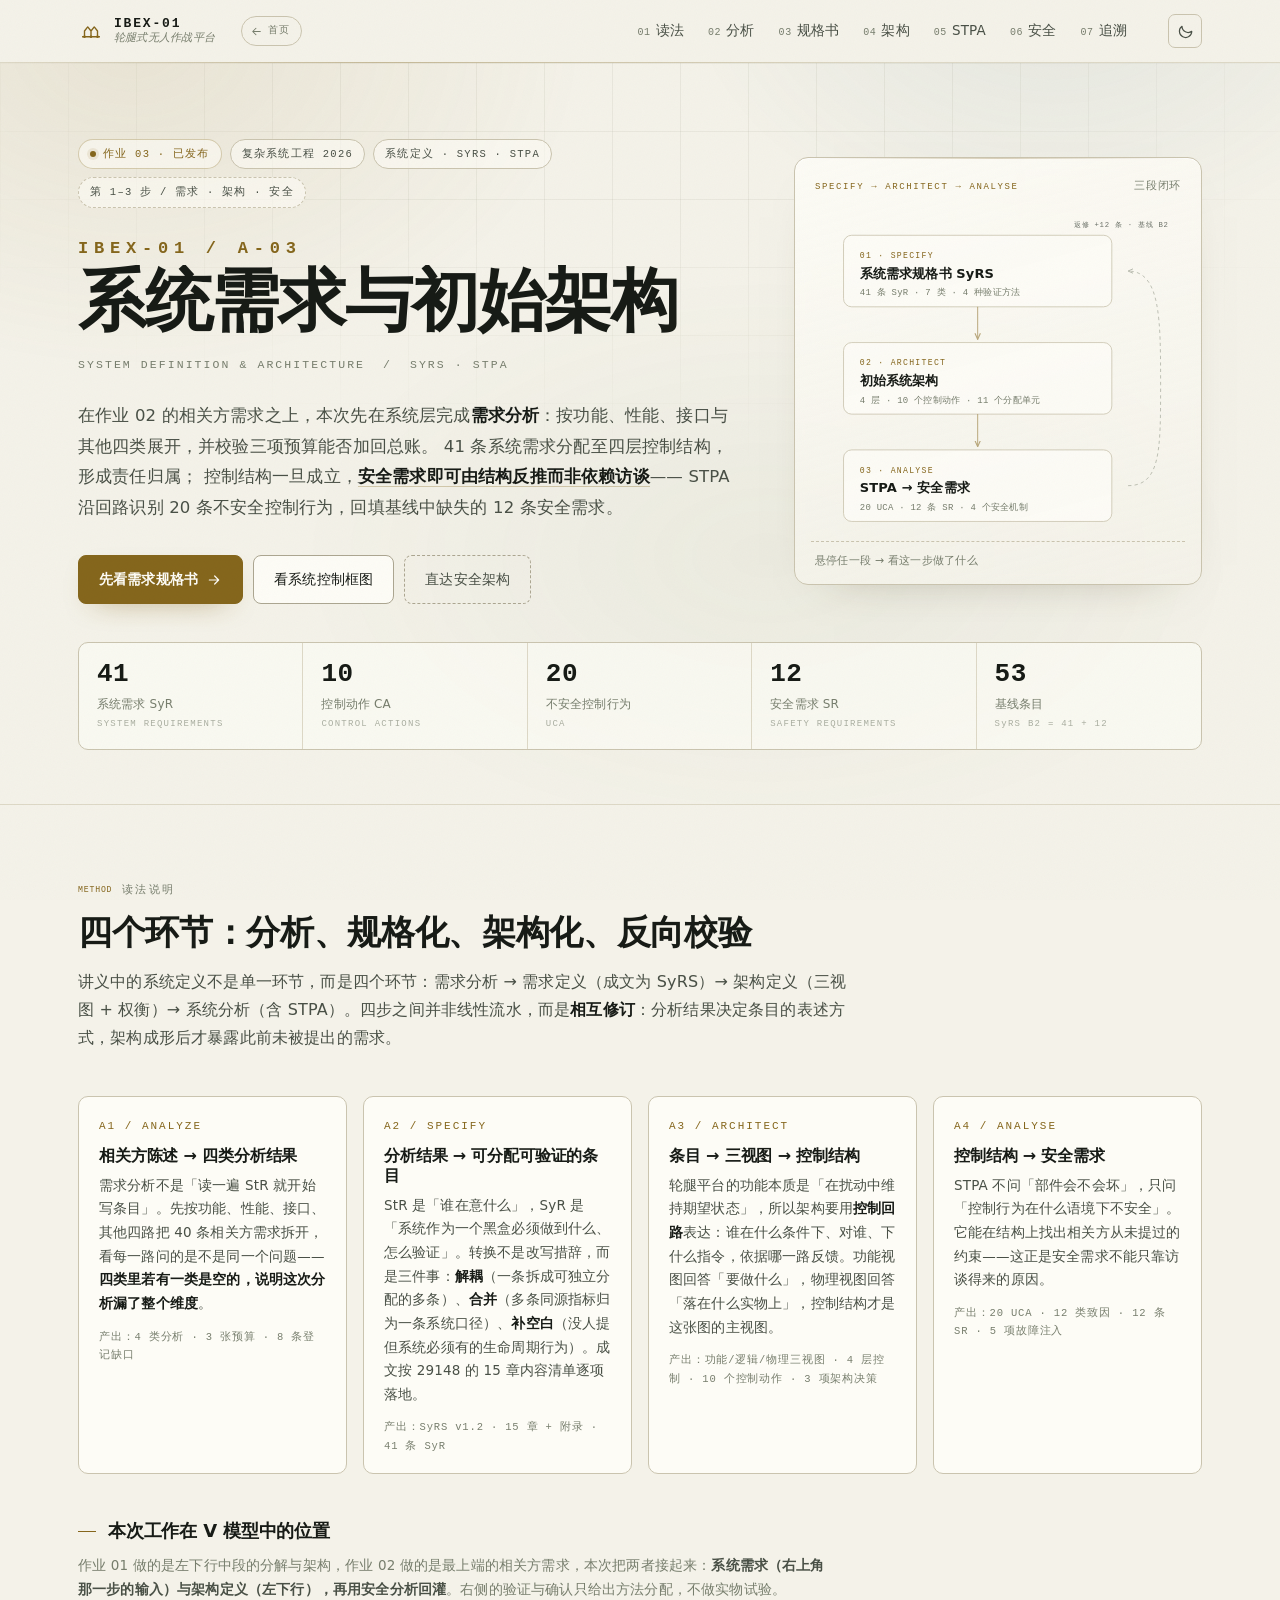
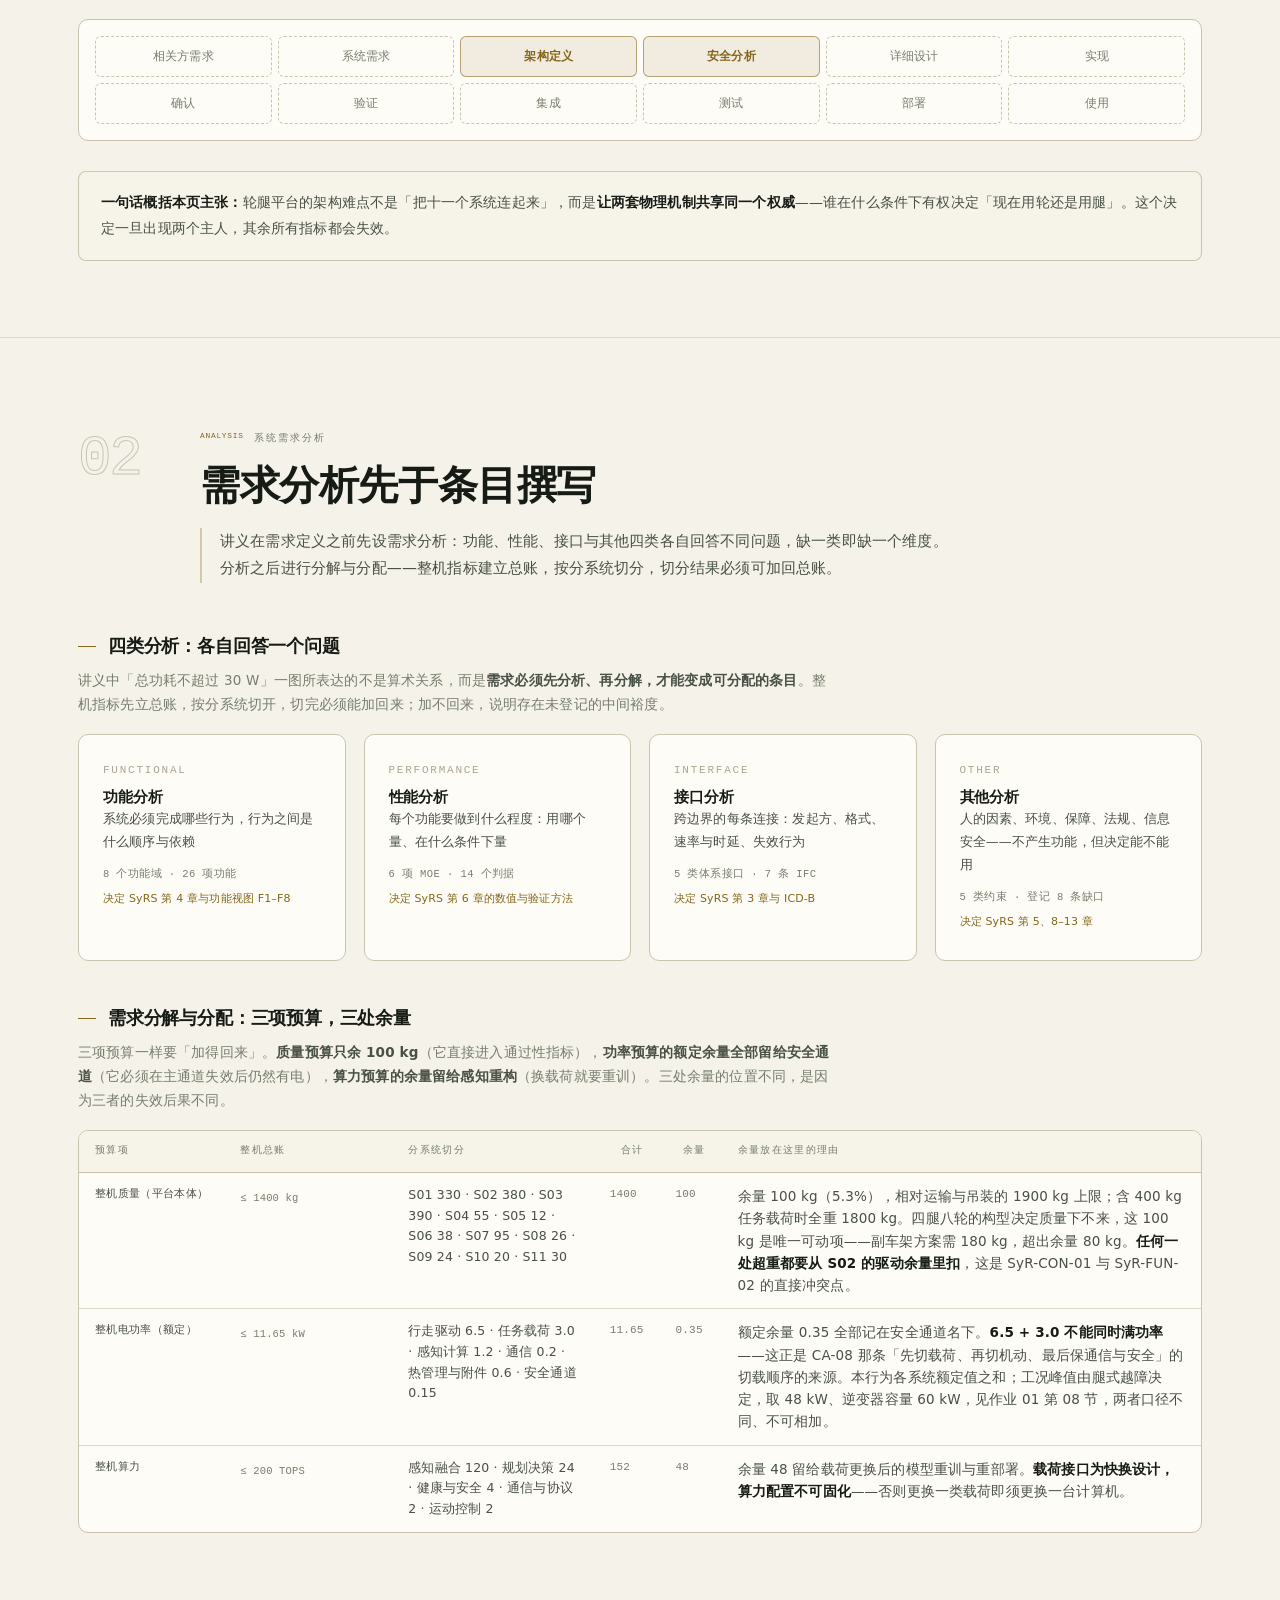
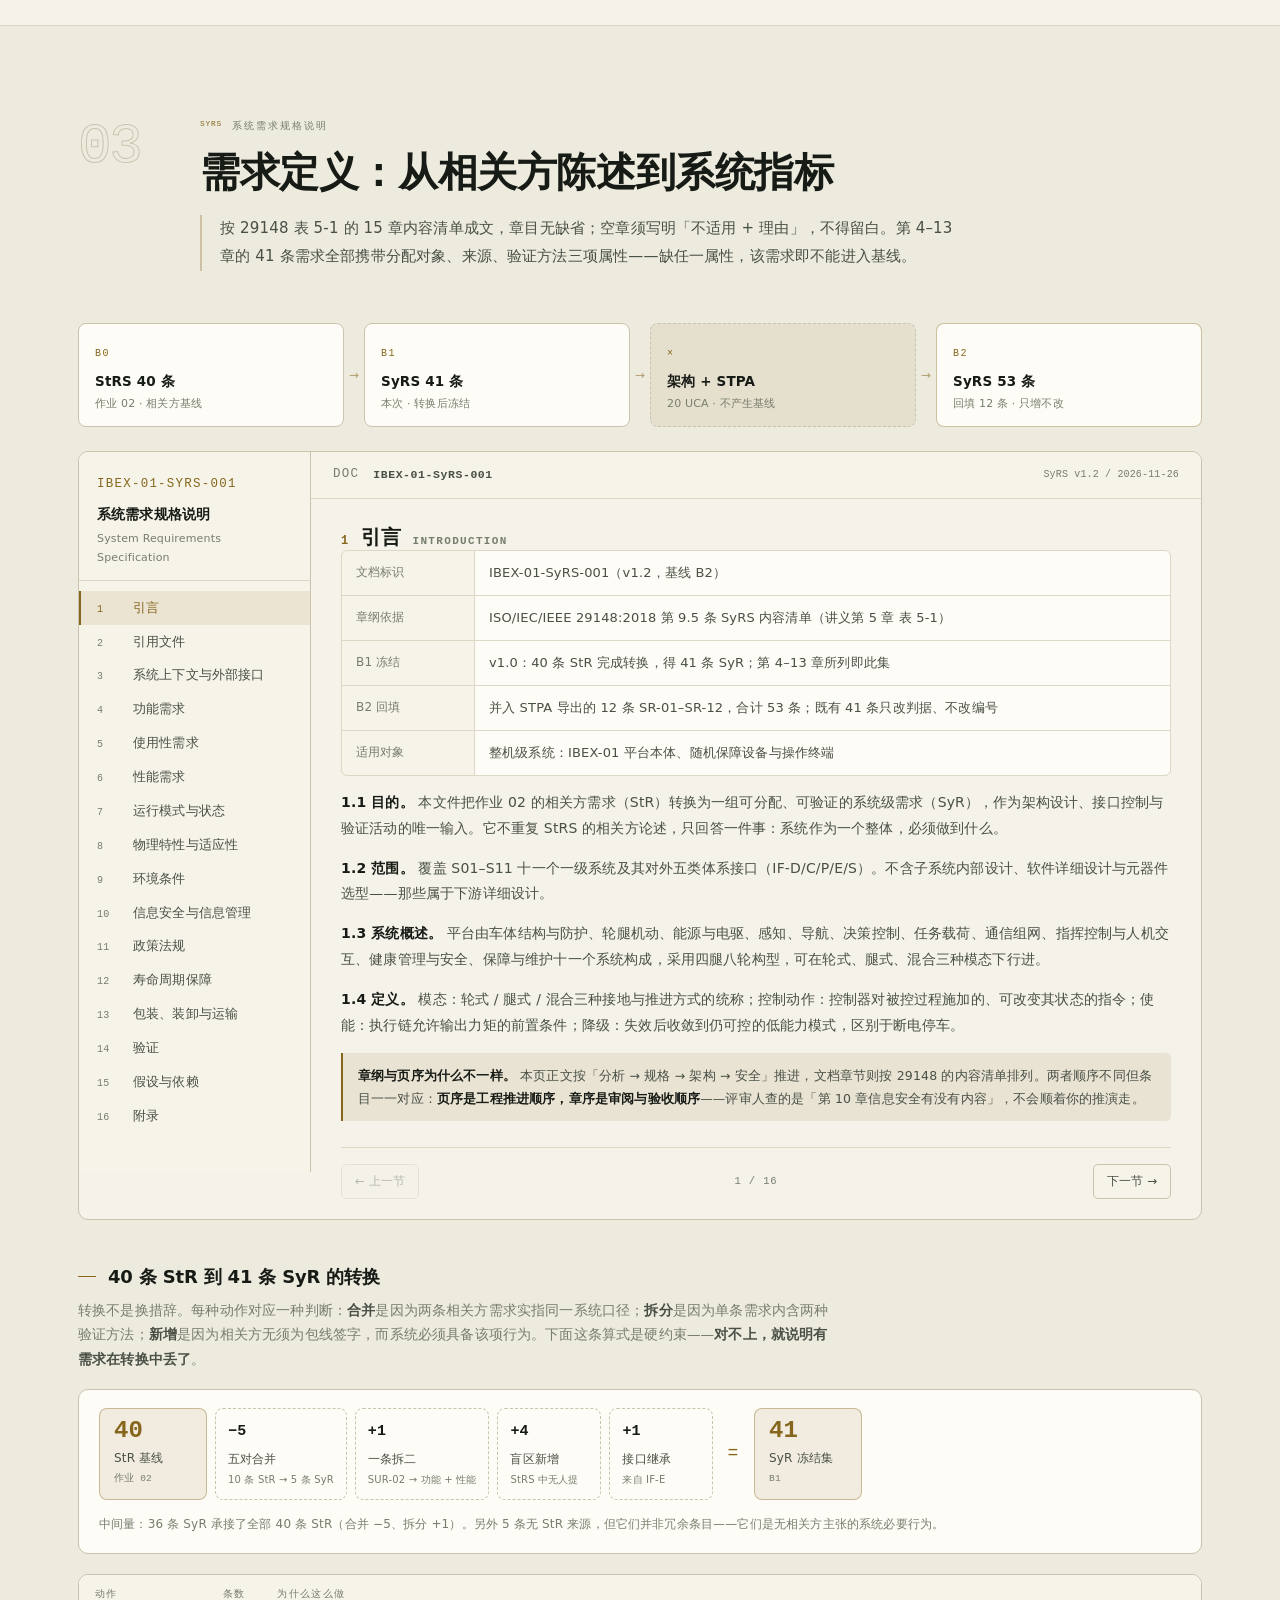
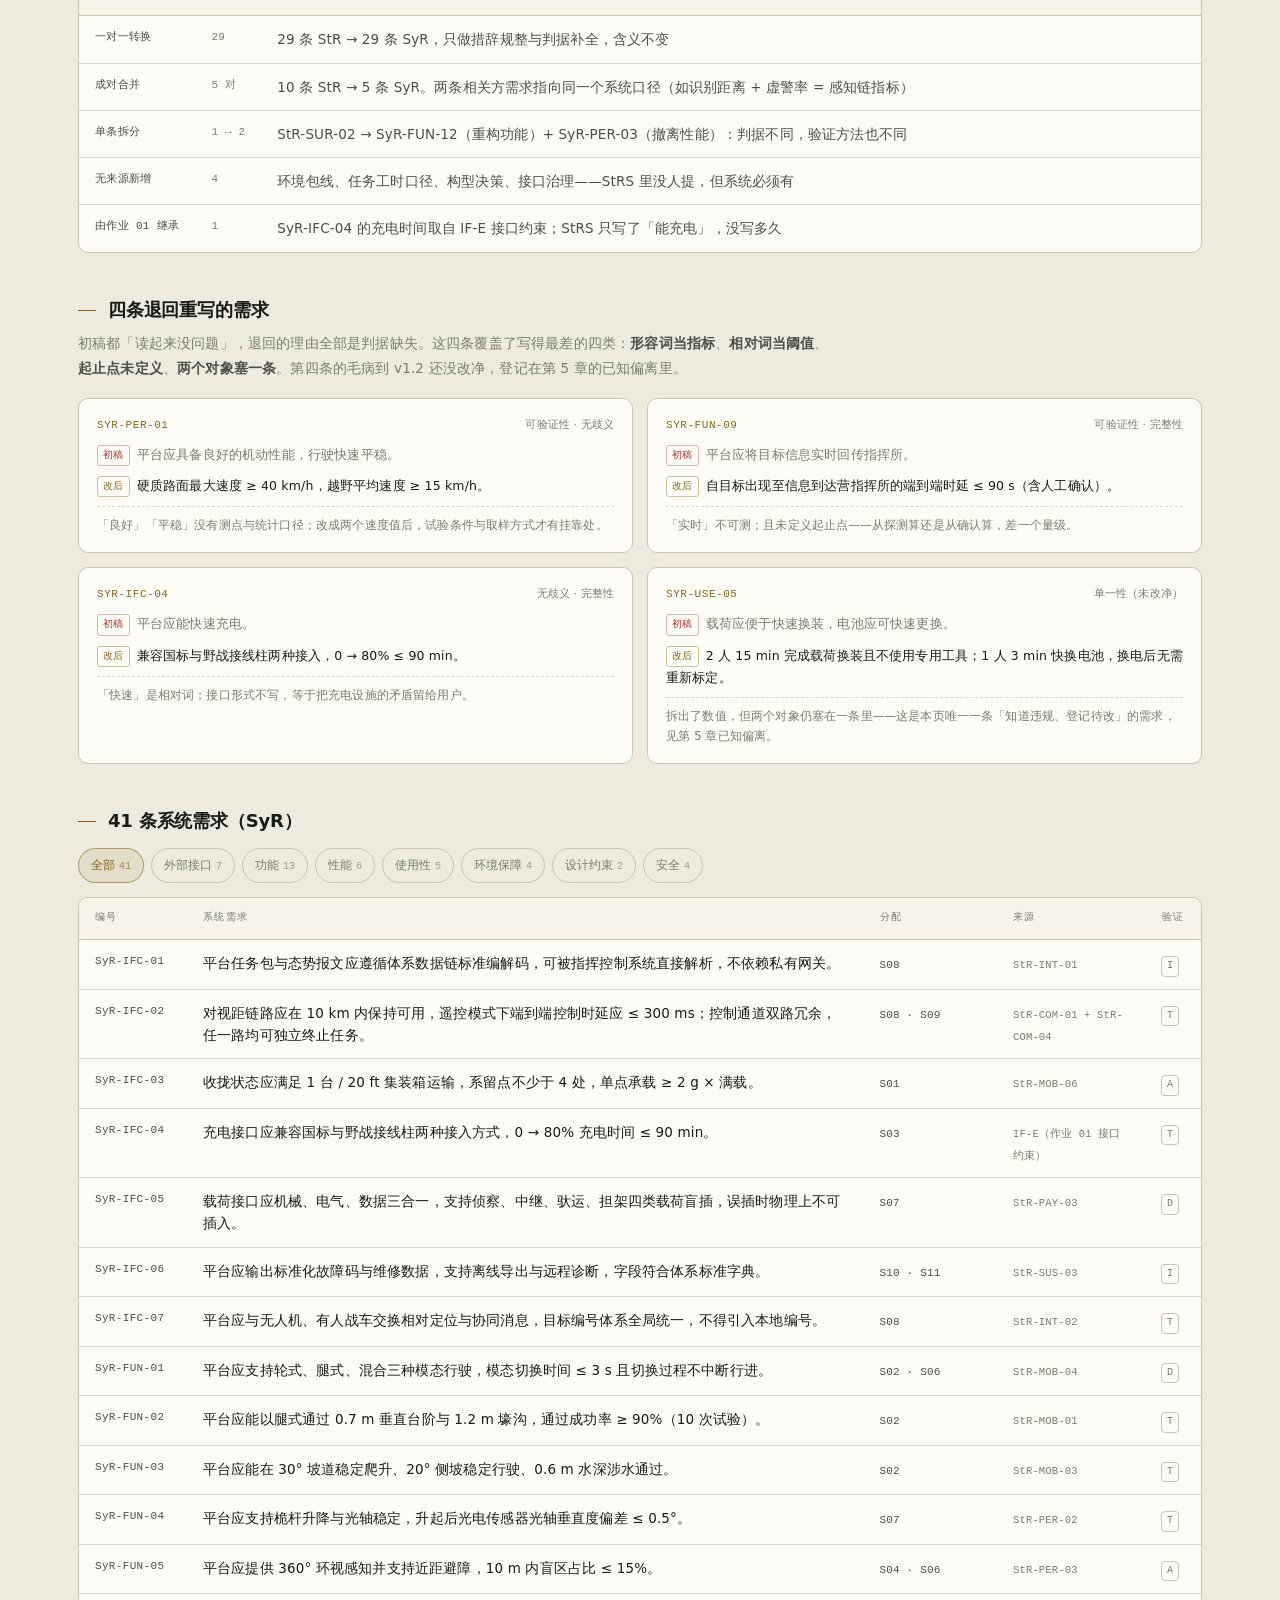
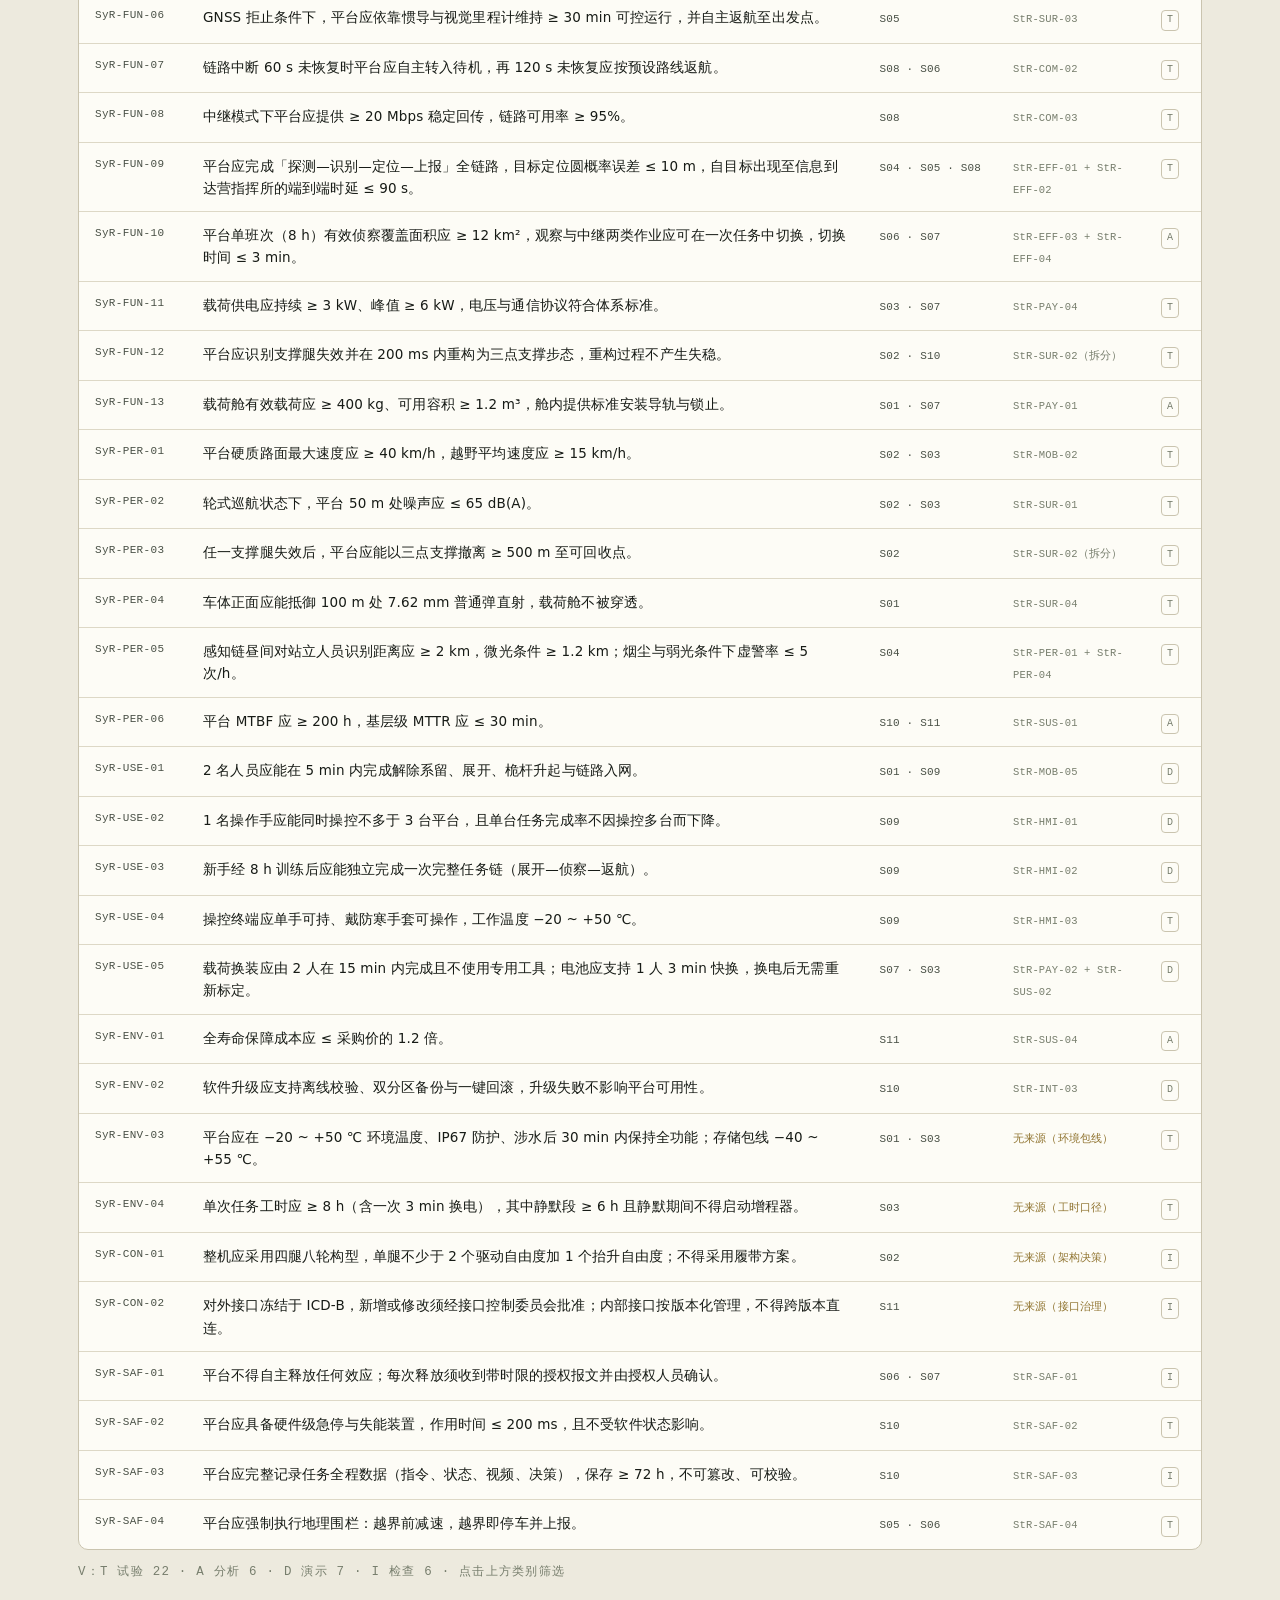
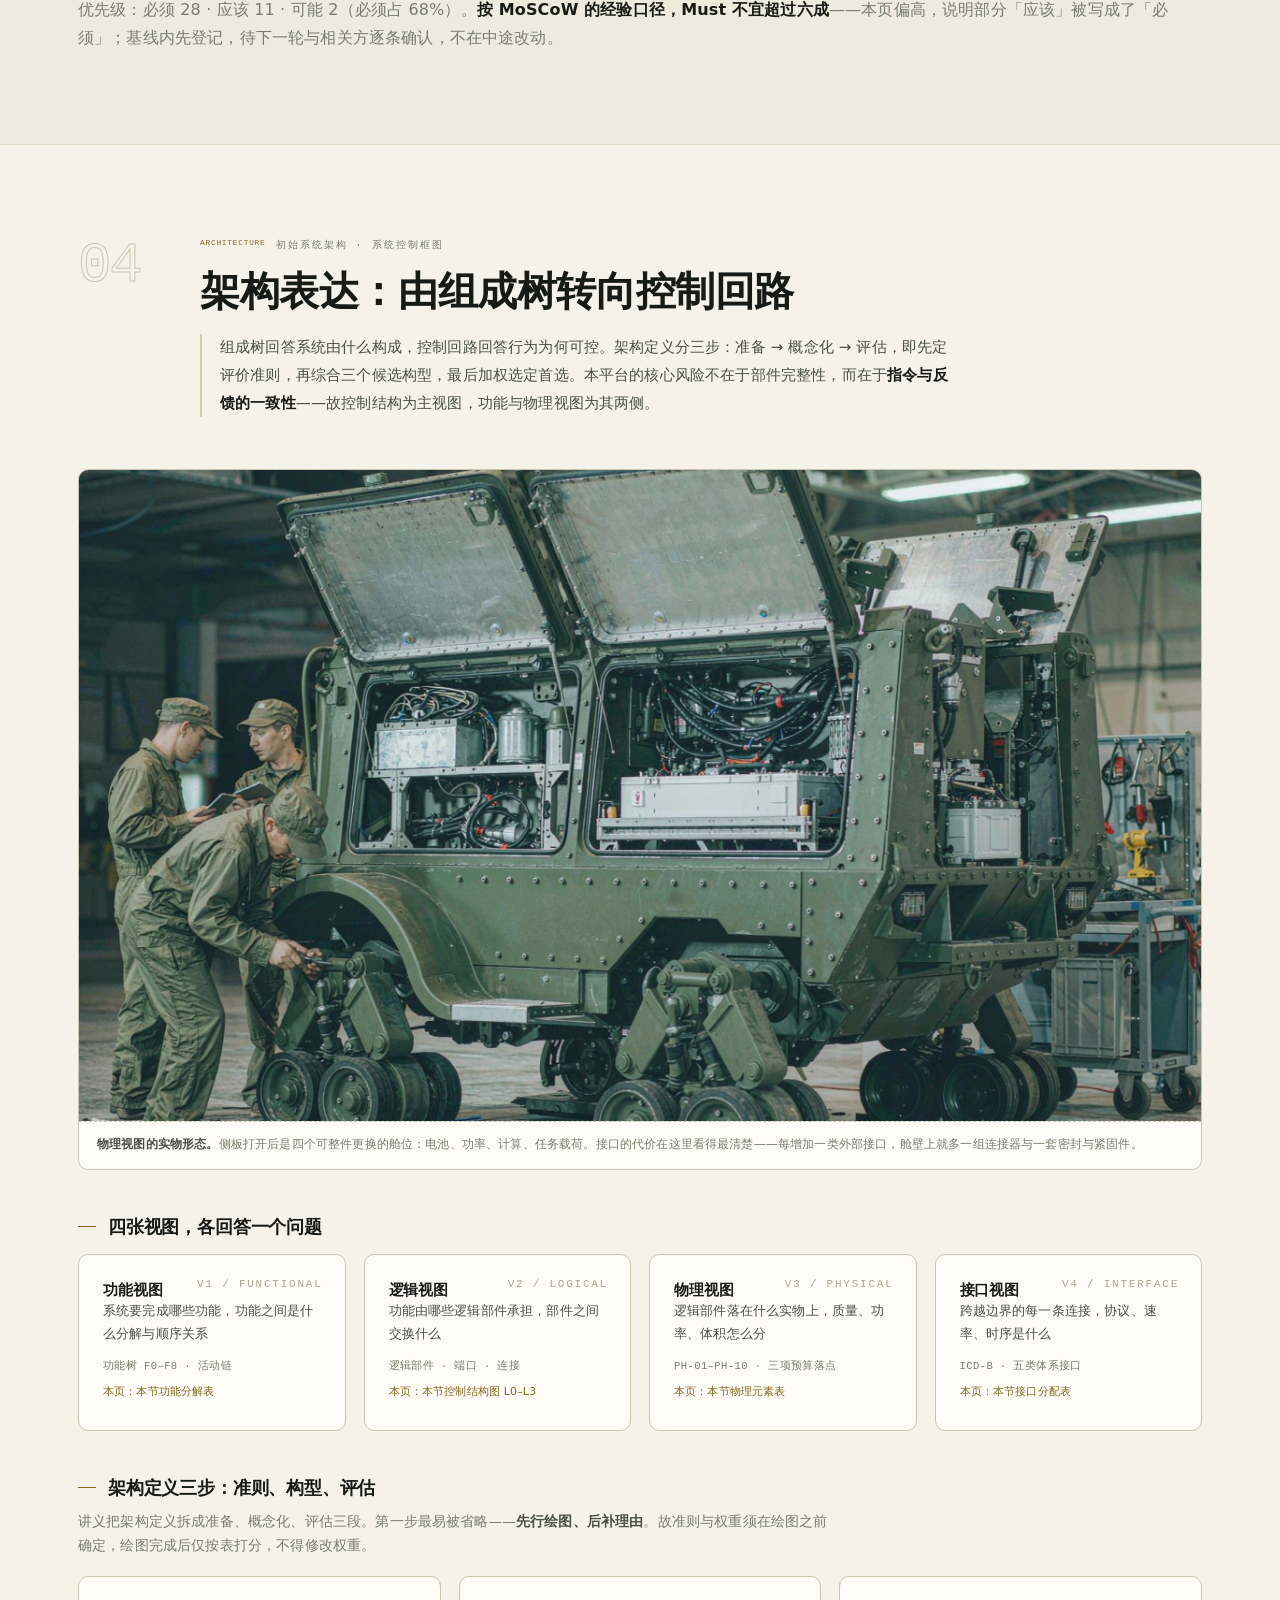
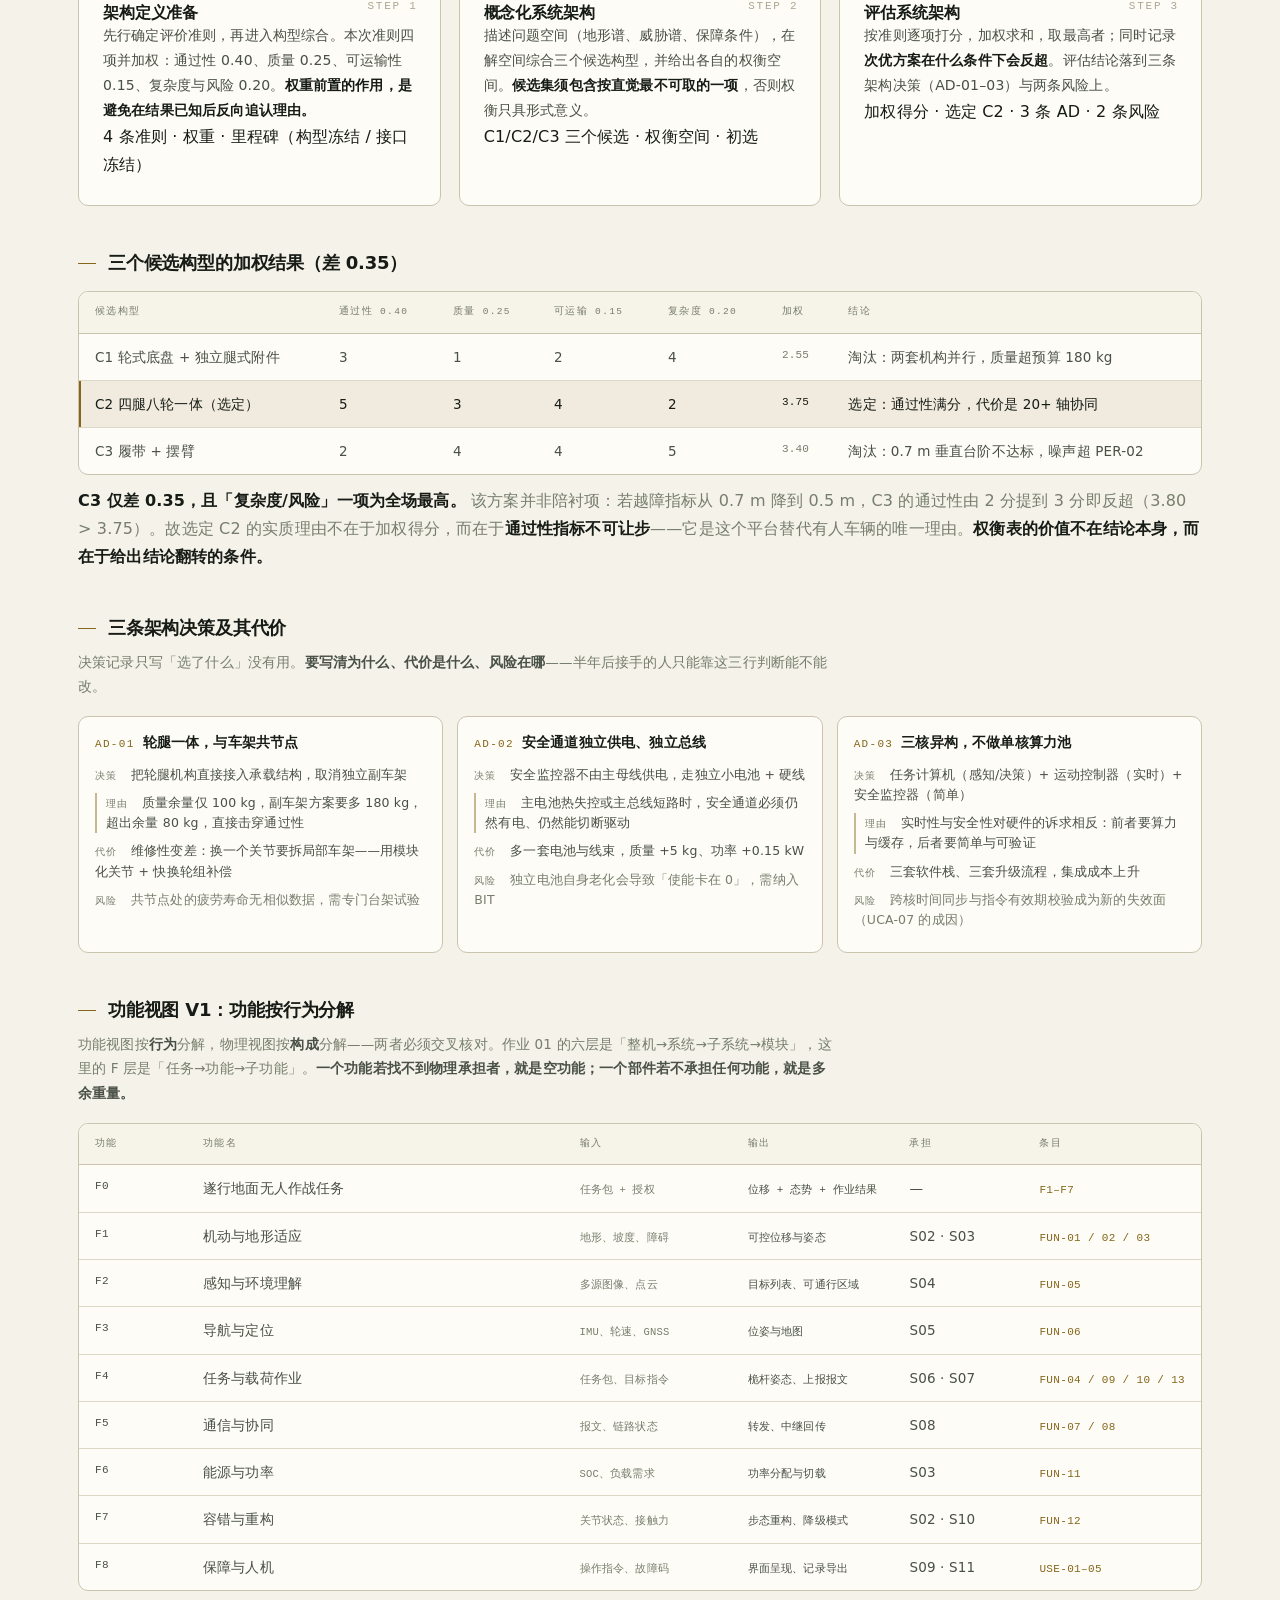
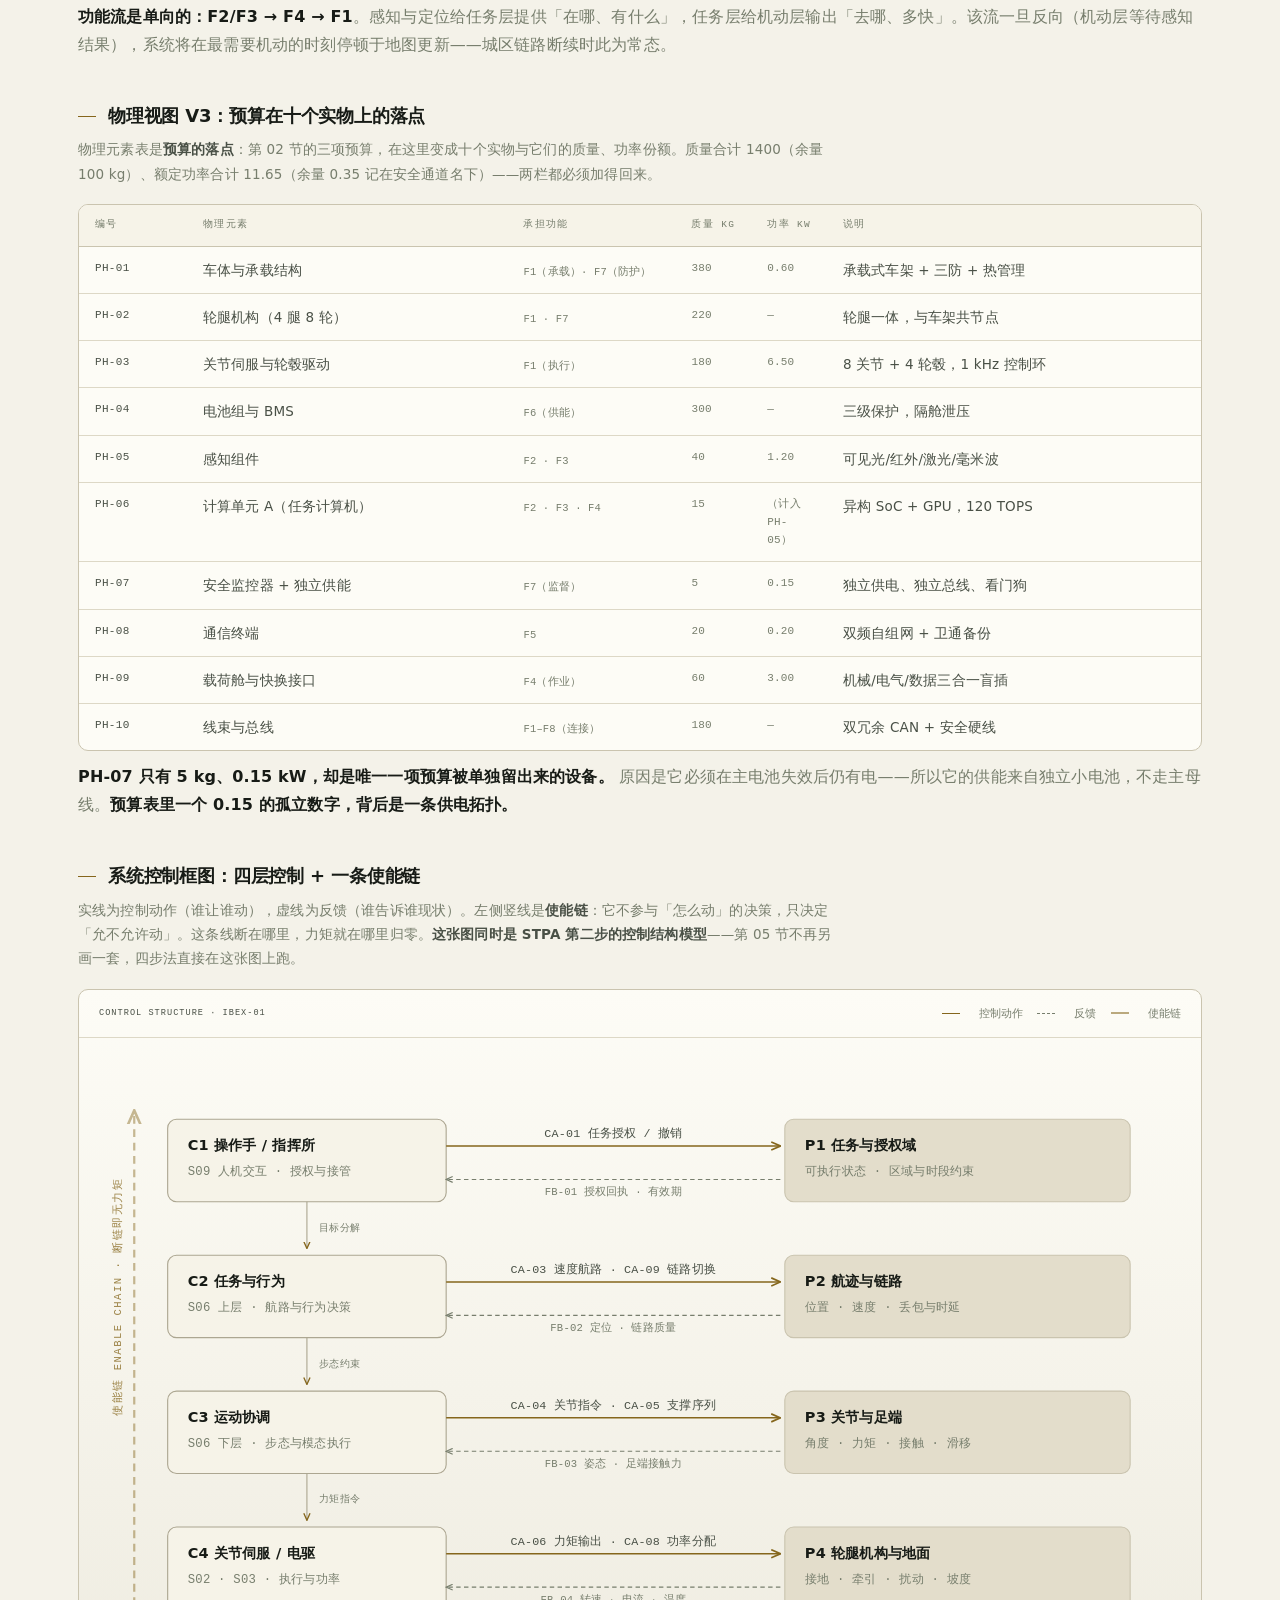
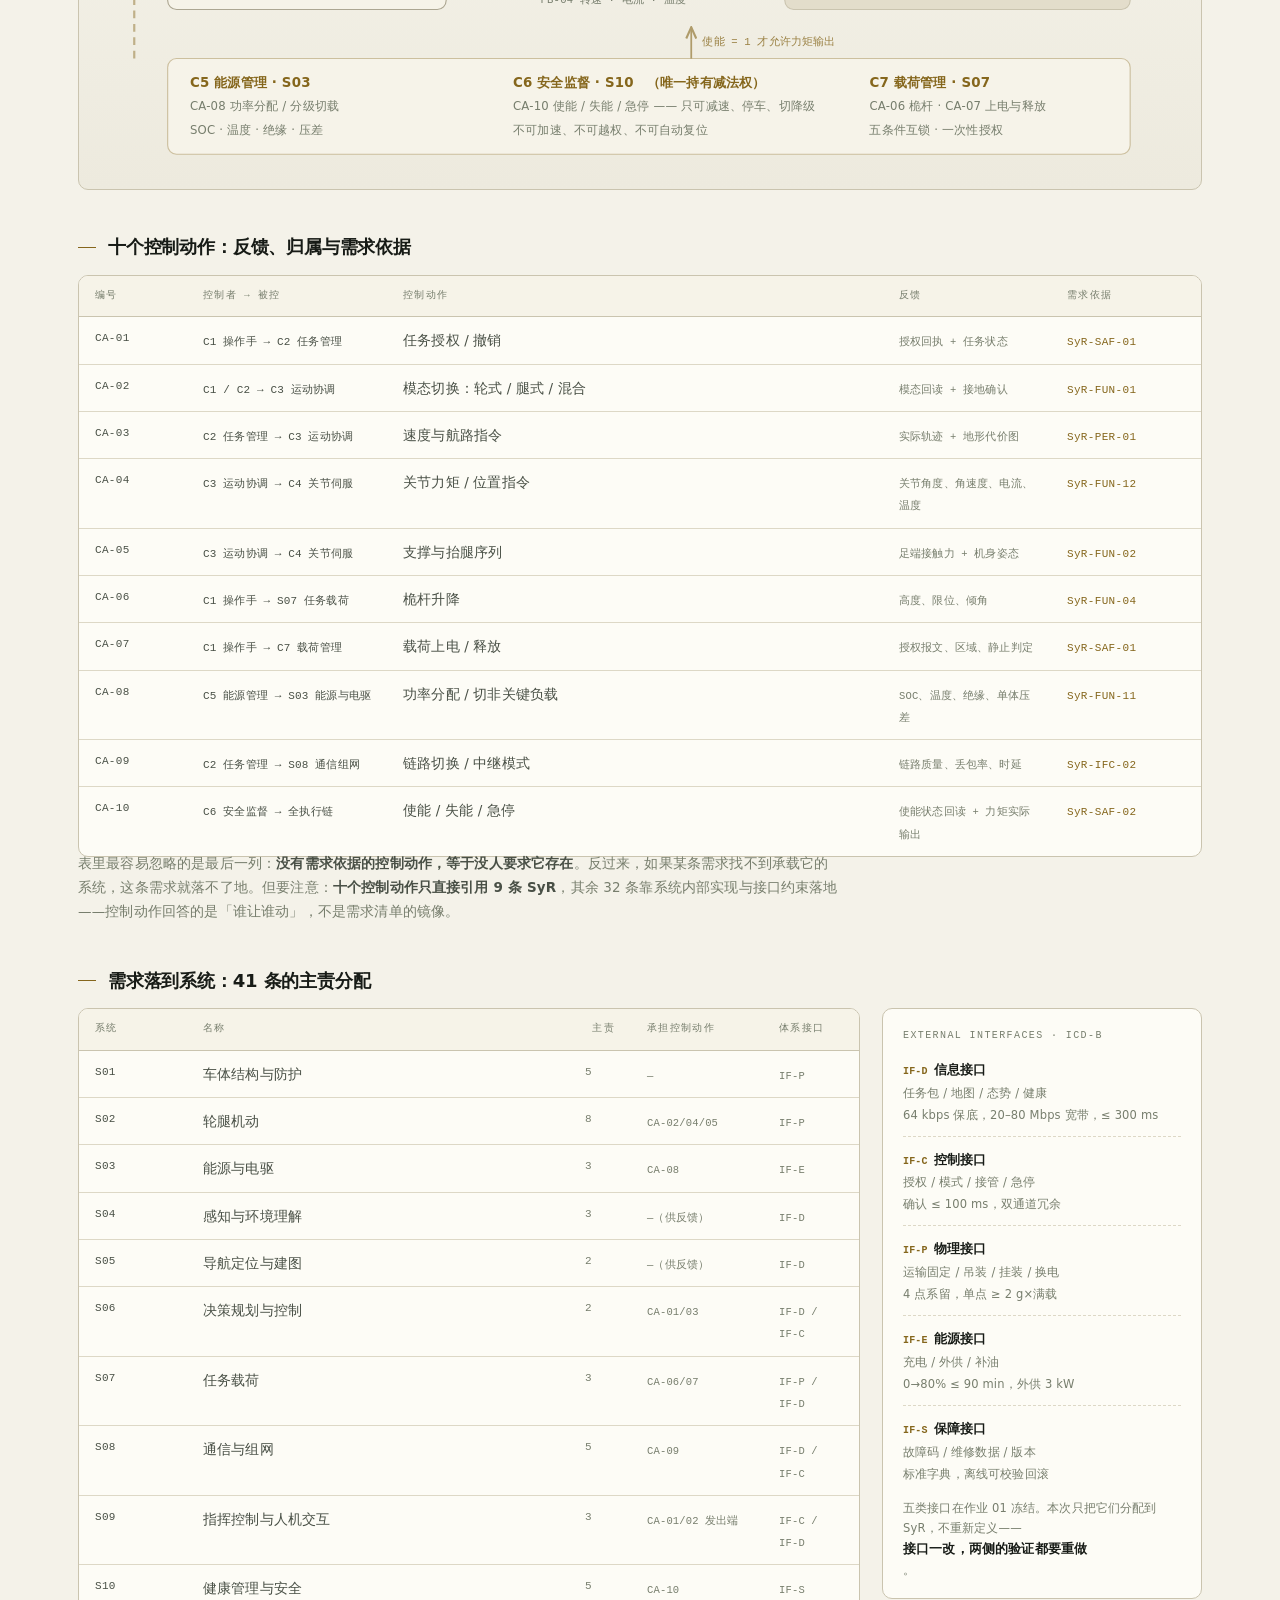
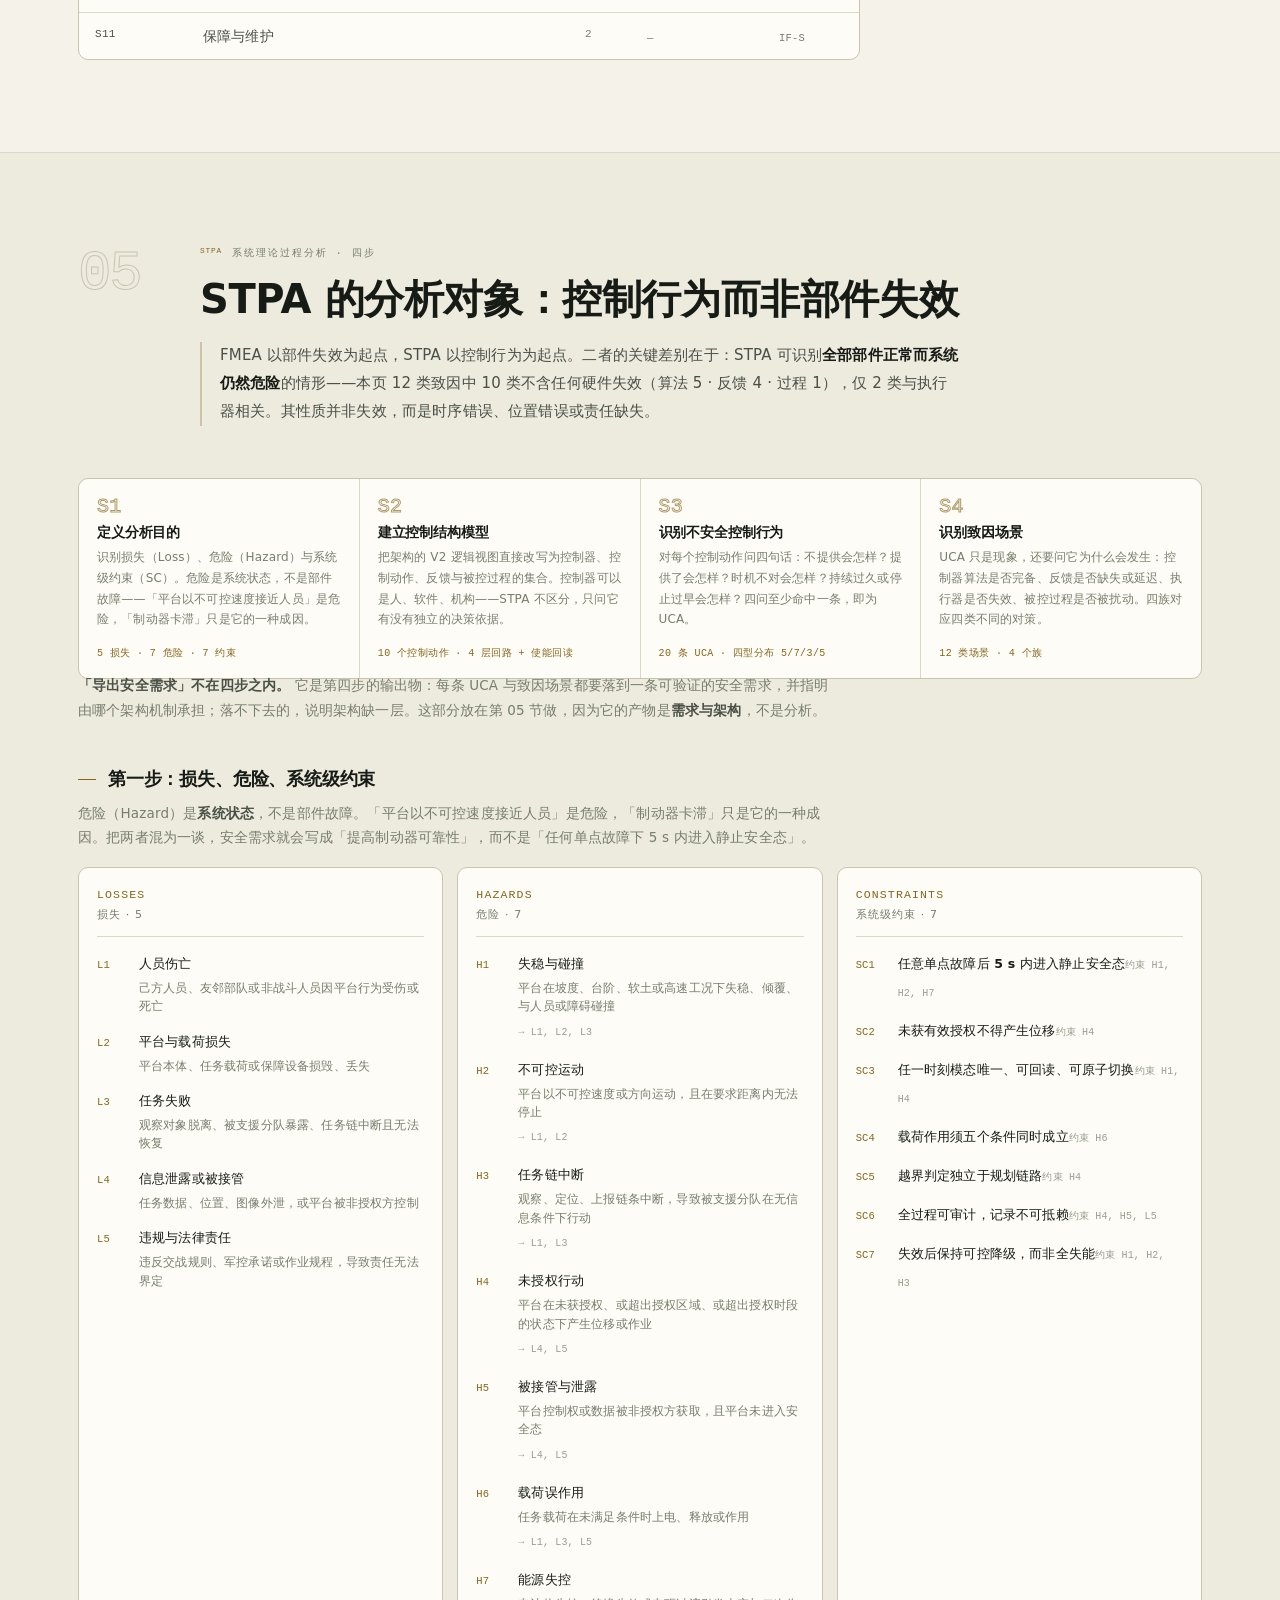
<file: a3.html>
<!DOCTYPE html>
<html lang="zh-CN" data-theme="light">
<head>
<meta charset="utf-8">
<meta name="viewport" content="width=device-width, initial-scale=1">
<title>作业 03 · 系统需求规格书与初始架构 | IBEX-01 轮腿式无人作战平台</title>
<meta name="description" content="复杂系统工程 2026 小组作业 03：按 ISO/IEC/IEEE 29148 的 SyRS 范式输出 41 条系统需求，建立四层控制的初始系统架构（系统控制框图），并基于该架构做 STPA，导出 12 条安全需求与安全架构。">
<meta name="theme-color" content="#f4f2e9">
<link rel="icon" href="data:image/svg+xml,%3Csvg xmlns='http://www.w3.org/2000/svg' viewBox='0 0 32 32'%3E%3Crect width='32' height='32' rx='7' fill='%2307080a'/%3E%3Cpath d='M6 22h20M9 22v-6l3-4 3 4v6M17 22v-6l3-4 3 4v6' stroke='%23d8b45e' stroke-width='1.8' fill='none' stroke-linecap='round'/%3E%3C/svg%3E">
<link rel="stylesheet" href="assets/css/style.css">
<link rel="stylesheet" href="assets/css/fx.css">
<link rel="stylesheet" href="assets/css/a2.css">
<link rel="stylesheet" href="assets/css/a3.css">
<script>
  /* 首屏前锁定主题：默认浅色，仅当用户主动切换过深色时才覆盖 */
  (function(){try{var t=localStorage.getItem('cse-theme-v2');if(t==='dark')document.documentElement.setAttribute('data-theme','dark');}catch(e){}})();
</script>
</head><body class="a3">
<div class="scrollbar" id="scrollbar" aria-hidden="true"></div>
<a class="skip-link" href="#main">跳到正文</a>

<!-- ============================================================ 顶栏 -->
<header class="topbar" id="topbar">
  <div class="topbar__in">
    <a class="brand" href="#top" aria-label="回到顶部">
      <svg class="brand__mark" viewBox="0 0 32 32" aria-hidden="true">
        <path d="M5 23h22M8 23v-7l4-5 4 5v7M16 23v-7l4-5 4 5v7" fill="none" stroke="currentColor" stroke-width="1.7" stroke-linejoin="round"/>
        <circle cx="8" cy="23" r="1.6" fill="currentColor"/><circle cx="16" cy="23" r="1.6" fill="currentColor"/><circle cx="24" cy="23" r="1.6" fill="currentColor"/>
      </svg>
      <span class="brand__txt"><b>IBEX-01</b><i>轮腿式无人作战平台</i></span>
    </a>
    <a class="backlink" href="index.html" aria-label="返回首页"><svg viewBox="0 0 24 24" aria-hidden="true"><path d="M19 12H6M11 6l-6 6 6 6" fill="none" stroke="currentColor" stroke-width="1.9" stroke-linecap="round" stroke-linejoin="round"/></svg><span>首页</span></a>

    <nav class="layernav" id="nav" aria-label="章节导航">
      <a href="#method"><em>01</em><span>读法</span></a>
      <a href="#analysis"><em>02</em><span>分析</span></a>
      <a href="#syrs"><em>03</em><span>规格书</span></a>
      <a href="#arch"><em>04</em><span>架构</span></a>
      <a href="#stpa"><em>05</em><span>STPA</span></a>
      <a href="#safety"><em>06</em><span>安全</span></a>
      <a href="#trace"><em>07</em><span>追溯</span></a>
    </nav>

    <div class="topbar__tools">
      <button class="iconbtn" id="themeBtn" type="button" aria-label="切换明暗主题" aria-pressed="false">
        <svg class="ico-sun" viewBox="0 0 24 24" fill="none" stroke="currentColor" stroke-width="1.7" aria-hidden="true">
          <circle cx="12" cy="12" r="4.2"/><path d="M12 2.6v2.2M12 19.2v2.2M4.2 4.2l1.6 1.6M18.2 18.2l1.6 1.6M2.6 12h2.2M19.2 12h2.2M4.2 19.8l1.6-1.6M18.2 5.8l1.6-1.6"/>
        </svg>
        <svg class="ico-moon" viewBox="0 0 24 24" fill="none" stroke="currentColor" stroke-width="1.7" aria-hidden="true">
          <path d="M20.5 14.4A8.6 8.6 0 0 1 9.6 3.5a8.7 8.7 0 1 0 10.9 10.9Z" stroke-linejoin="round"/>
        </svg>
      </button>
      <button class="iconbtn menu-btn" id="menuBtn" type="button" aria-label="展开导航" aria-expanded="false">
        <svg viewBox="0 0 24 24" fill="none" stroke="currentColor" stroke-width="1.8" aria-hidden="true"><path d="M4 7h16M4 12h16M4 17h16"/></svg>
      </button>
    </div>
  </div>
</header>

<main id="main">

<!-- ============================================================ HERO -->
<section class="hero" id="top">
  <div class="hero__grid" aria-hidden="true"></div>
  <div class="wrap hero__wrap">
    <div class="hero__body">
      <div class="hero__l">
        <div class="hero__meta">
          <span class="tag tag--live"><i></i>作业 03 · 已发布</span>
          <span class="tag">复杂系统工程 2026</span>
          <span class="tag">系统定义 · SyRS · STPA</span>
          <span class="tag tag--ghost">第 1–3 步 / 需求 · 架构 · 安全</span>
        </div>

        <h1 class="hero__title">
          <span class="hero__code">IBEX-01 / A-03</span>
          <span class="hero__name">系统需求与初始架构</span>
        </h1>
        <p class="hero__sub">System Definition &amp; Architecture&nbsp;&nbsp;/&nbsp;&nbsp;SyRS · STPA</p>

        <p class="hero__lede">
          在作业 02 的相关方需求之上，本次先在系统层完成<b>需求分析</b>：按功能、性能、接口与其他四类展开，并校验三项预算能否加回总账。
          41 条系统需求分配至四层控制结构，形成责任归属；
          控制结构一旦成立，<strong>安全需求即可由结构反推而非依赖访谈</strong>——
          STPA 沿回路识别 20 条不安全控制行为，回填基线中缺失的 12 条安全需求。
        </p>

        <div class="hero__cta">
          <a class="btn btn--primary" href="#syrs">先看需求规格书<svg viewBox="0 0 24 24" aria-hidden="true"><path d="M5 12h13M13 6l6 6-6 6" fill="none" stroke="currentColor" stroke-width="1.8" stroke-linecap="round" stroke-linejoin="round"/></svg></a>
          <a class="btn" href="#arch">看系统控制框图</a>
          <a class="btn btn--ghost" href="#safety">直达安全架构</a>
        </div>
      </div>

      <aside class="hero__viz" aria-label="从需求到架构再到安全需求的三段闭环">
        <div class="viz__h"><span class="mono">SPECIFY → ARCHITECT → ANALYSE</span><i>三段闭环</i></div>
        <svg class="loop3" id="loopSvg" viewBox="0 0 460 400" role="img" aria-label="需求规格、控制结构、STPA 安全需求三段闭环">
          <defs>
            <marker id="ar3" viewBox="0 0 10 10" refX="9" refY="5" markerWidth="7" markerHeight="7" orient="auto-start-reverse">
              <path d="M0 1 L9 5 L0 9" fill="none" stroke="var(--accent)" stroke-width="1.6"/>
            </marker>
            <marker id="ar3b" viewBox="0 0 10 10" refX="9" refY="5" markerWidth="7" markerHeight="7" orient="auto-start-reverse">
              <path d="M0 1 L9 5 L0 9" fill="none" stroke="var(--fg-3)" stroke-width="1.6"/>
            </marker>
          </defs>

          <g class="lp" data-note="把 40 条相关方需求拆解、合并、补空白，写成 41 条可分配可验证的系统需求。">
            <rect class="lp__box" x="40" y="36" width="330" height="88" rx="10"/>
            <text class="lp__n" x="60" y="64">01 · SPECIFY</text>
            <text class="lp__t" x="60" y="88">系统需求规格书 SyRS</text>
            <text class="lp__v" x="60" y="110">41 条 SyR · 7 类 · 4 种验证方法</text>
          </g>
          <line class="lp__ln" x1="205" y1="124" x2="205" y2="164" marker-end="url(#ar3)"/>

          <g class="lp" data-note="把 41 条需求分配到四层控制：谁有权改变谁的状态、依据哪一路反馈。">
            <rect class="lp__box" x="40" y="168" width="330" height="88" rx="10"/>
            <text class="lp__n" x="60" y="196">02 · ARCHITECT</text>
            <text class="lp__t" x="60" y="220">初始系统架构</text>
            <text class="lp__v" x="60" y="242">4 层 · 10 个控制动作 · 11 个分配单元</text>
          </g>
          <line class="lp__ln" x1="205" y1="256" x2="205" y2="296" marker-end="url(#ar3)"/>

          <g class="lp" data-note="在控制结构上问四句话，得到 20 条 UCA 与 12 条安全需求——其中 7 条 StRS 里没有。">
            <rect class="lp__box" x="40" y="300" width="330" height="88" rx="10"/>
            <text class="lp__n" x="60" y="328">03 · ANALYSE</text>
            <text class="lp__t" x="60" y="352">STPA → 安全需求</text>
            <text class="lp__v" x="60" y="374">20 UCA · 12 条 SR · 4 个安全机制</text>
          </g>

          <path class="lp__back" d="M390 344 C430 344 430 300 430 220 C430 140 430 80 390 80" marker-end="url(#ar3b)"/>
          <text class="lp__bt" x="440" y="26" text-anchor="end">返修 +12 条 · 基线 B2</text>
        </svg>
        <p class="viz__f" id="loopNote">悬停任一段 → 看这一步做了什么</p>
      </aside>
    </div>

    <div class="stats" id="stats"></div>
  </div>
</section>

<!-- ============================================================ 01 读法 -->
<section class="sec sec--tight" id="method">
  <div class="wrap">
    <div class="sec__head">
      <div class="sec__kicker"><span class="mono">METHOD</span> 读法说明</div>
      <h2 class="sec__title">四个环节：分析、规格化、架构化、反向校验</h2>
      <p class="sec__lede">讲义中的系统定义不是单一环节，而是四个环节：需求分析 → 需求定义（成文为 SyRS）→ 架构定义（三视图 + 权衡）→ 系统分析（含 STPA）。四步之间并非线性流水，而是<b>相互修订</b>：分析结果决定条目的表述方式，架构成形后才暴露此前未被提出的需求。</p>
    </div>

    <div class="a2-lead" id="methodCards"></div>

    <h3 class="sub">本次工作在 V 模型中的位置</h3>
    <p class="subnote">作业 01 做的是左下行中段的分解与架构，作业 02 做的是最上端的相关方需求，本次把两者接起来：<b>系统需求（右上角那一步的输入）与架构定义（左下行），再用安全分析回灌</b>。右侧的验证与确认只给出方法分配，不做实物试验。</p>
    <div class="vmap" aria-hidden="true">
      <div class="vmap__row">
        <span class="vmap__s">相关方需求</span>
        <span class="vmap__s">系统需求</span>
        <span class="vmap__on">架构定义</span>
        <span class="vmap__on">安全分析</span>
        <span class="vmap__s">详细设计</span>
        <span class="vmap__s">实现</span>
      </div>
      <div class="vmap__row vmap__row--up">
        <span class="vmap__s">确认</span>
        <span class="vmap__s">验证</span>
        <span class="vmap__s">集成</span>
        <span class="vmap__s">测试</span>
        <span class="vmap__s">部署</span>
        <span class="vmap__s">使用</span>
      </div>
    </div>

    <div class="note note--line">
      <b>一句话概括本页主张：</b>轮腿平台的架构难点不是「把十一个系统连起来」，而是<b>让两套物理机制共享同一个权威</b>——谁在什么条件下有权决定「现在用轮还是用腿」。这个决定一旦出现两个主人，其余所有指标都会失效。
    </div>
  </div>
</section>

<!-- ============================================================ 02 需求分析 -->
<section class="sec" id="analysis">
  <div class="wrap">
    <header class="layerhead">
      <div class="layerhead__no">02</div>
      <div class="layerhead__txt">
        <div class="layerhead__kicker"><span class="mono">ANALYSIS</span> 系统需求分析</div>
        <h2>需求分析先于条目撰写</h2>
        <p class="layerhead__claim">讲义在需求定义之前先设需求分析：功能、性能、接口与其他四类各自回答不同问题，缺一类即缺一个维度。分析之后进行分解与分配——整机指标建立总账，按分系统切分，切分结果必须可加回总账。</p>
      </div>
    </header>

    <h3 class="sub">四类分析：各自回答一个问题</h3>
    <p class="subnote" id="anaClaim"></p>
    <div class="grid grid--4 views" id="anaKinds"></div>

    <h3 class="sub">需求分解与分配：三项预算，三处余量</h3>
    <p class="subnote" id="budClaim"></p>
    <div class="table-wrap">
      <table class="tbl tbl--bud">
        <thead><tr><th class="c-id">预算项</th><th class="c-cond">整机总账</th><th>分系统切分</th><th class="c-num">合计</th><th class="c-num">余量</th><th>余量放在这里的理由</th></tr></thead>
        <tbody id="budBody"></tbody>
      </table>
    </div>
  </div>
</section>

<!-- ============================================================ 03 规格书 -->
<section class="sec sec--alt" id="syrs">
  <div class="wrap">
    <header class="layerhead">
      <div class="layerhead__no">03</div>
      <div class="layerhead__txt">
        <div class="layerhead__kicker"><span class="mono">SyRS</span> 系统需求规格说明</div>
        <h2>需求定义：从相关方陈述到系统指标</h2>
        <p class="layerhead__claim">按 29148 表 5-1 的 15 章内容清单成文，章目无缺省；空章须写明「不适用 + 理由」，不得留白。第 4–13 章的 41 条需求全部携带分配对象、来源、验证方法三项属性——缺任一属性，该需求即不能进入基线。</p>
      </div>
    </header>

    <div class="base" id="baseLine"></div>

    <div class="doc">
      <aside class="doc__side">
        <div class="doc__sideh" id="docSideH"></div>
        <nav class="doc__toc" id="docToc" aria-label="文档目录"></nav>
      </aside>
      <div class="doc__main">
        <div class="doc__bar"><span class="mono">DOC</span><span id="docMeta"></span></div>
        <article class="doc__art" id="docArt"></article>
      </div>
    </div>

    <h3 class="sub">40 条 StR 到 41 条 SyR 的转换</h3>
    <p class="subnote">转换不是换措辞。每种动作对应一种判断：<b>合并</b>是因为两条相关方需求实指同一系统口径；<b>拆分</b>是因为单条需求内含两种验证方法；<b>新增</b>是因为相关方无须为包线签字，而系统必须具备该项行为。下面这条算式是硬约束——<b>对不上，就说明有需求在转换中丢了</b>。</p>
    <div class="bal" id="balStrip"></div>
    <div class="table-wrap">
      <table class="tbl tbl--acct">
        <thead><tr><th class="c-id">动作</th><th class="c-num">条数</th><th>为什么这么做</th></tr></thead>
        <tbody id="acctBody"></tbody>
      </table>
    </div>

    <h3 class="sub">四条退回重写的需求</h3>
    <p class="subnote">初稿都「读起来没问题」，退回的理由全部是判据缺失。这四条覆盖了写得最差的四类：<b>形容词当指标</b>、<b>相对词当阈值</b>、<b>起止点未定义</b>、<b>两个对象塞一条</b>。第四条的毛病到 v1.2 还没改净，登记在第 5 章的已知偏离里。</p>
    <div class="rw" id="rwGrid"></div>

    <h3 class="sub">41 条系统需求（SyR）</h3>
    <div class="filters" id="syrFilters" role="group" aria-label="按类别筛选系统需求"></div>
    <div class="table-wrap">
      <table class="tbl tbl--syr">
        <thead><tr><th class="c-id">编号</th><th>系统需求</th><th class="c-alloc">分配</th><th class="c-src">来源</th><th class="c-v">验证</th></tr></thead>
        <tbody id="syrBody"></tbody>
      </table>
    </div>
    <p class="table-hint mono">V：T 试验 22 · A 分析 6 · D 演示 7 · I 检查 6 · 点击上方类别筛选</p>
    <p class="table-hint" id="syrHint"></p>
  </div>
</section>

<!-- ============================================================ 04 架构 -->
<section class="sec" id="arch">
  <div class="wrap">
    <header class="layerhead">
      <div class="layerhead__no">04</div>
      <div class="layerhead__txt">
        <div class="layerhead__kicker"><span class="mono">ARCHITECTURE</span> 初始系统架构 · 系统控制框图</div>
        <h2>架构表达：由组成树转向控制回路</h2>
        <p class="layerhead__claim">组成树回答系统由什么构成，控制回路回答行为为何可控。架构定义分三步：准备 → 概念化 → 评估，即先定评价准则，再综合三个候选构型，最后加权选定首选。本平台的核心风险不在于部件完整性，而在于<b>指令与反馈的一致性</b>——故控制结构为主视图，功能与物理视图为其两侧。</p>
      </div>
    </header>

    <figure class="figure figure--photo" style="margin-bottom:26px">
      <img src="assets/img/bay-interface.jpg" alt="维修间内车体侧板打开，露出模块化舱位、线束与连接器" loading="lazy">
      <figcaption><b>物理视图的实物形态。</b>侧板打开后是四个可整件更换的舱位：电池、功率、计算、任务载荷。接口的代价在这里看得最清楚——每增加一类外部接口，舱壁上就多一组连接器与一套密封与紧固件。</figcaption>
    </figure>

    <h3 class="sub">四张视图，各回答一个问题</h3>
    <div class="grid grid--4 views" id="views"></div>

    <h3 class="sub">架构定义三步：准则、构型、评估</h3>
    <p class="subnote">讲义把架构定义拆成准备、概念化、评估三段。第一步最易被省略——<b>先行绘图、后补理由</b>。故准则与权重须在绘图之前确定，绘图完成后仅按表打分，不得修改权重。</p>
    <div class="grid grid--3" id="procGrid"></div>

    <h3 class="sub">三个候选构型的加权结果（差 0.35）</h3>
    <div class="table-wrap">
      <table class="tbl tbl--alt">
        <thead><tr id="altHead"></tr></thead>
        <tbody id="altBody"></tbody>
      </table>
    </div>
    <p class="table-hint" id="altNote"></p>

    <h3 class="sub">三条架构决策及其代价</h3>
    <p class="subnote">决策记录只写「选了什么」没有用。<b>要写清为什么、代价是什么、风险在哪</b>——半年后接手的人只能靠这三行判断能不能改。</p>
    <div class="adrs" id="adrGrid"></div>

    <h3 class="sub">功能视图 V1：功能按行为分解</h3>
    <p class="subnote" id="funcClaim"></p>
    <div class="table-wrap">
      <table class="tbl tbl--func">
        <thead><tr><th class="c-id">功能</th><th>功能名</th><th class="c-fb">输入</th><th class="c-from">输出</th><th class="c-alloc">承担</th><th class="c-ref">条目</th></tr></thead>
        <tbody id="funcBody"></tbody>
      </table>
    </div>
    <p class="table-hint" id="funcNote"></p>

    <h3 class="sub">物理视图 V3：预算在十个实物上的落点</h3>
    <p class="subnote" id="physClaim"></p>
    <div class="table-wrap">
      <table class="tbl tbl--phys">
        <thead><tr><th class="c-id">编号</th><th>物理元素</th><th class="c-fb">承担功能</th><th class="c-num">质量 kg</th><th class="c-num">功率 kW</th><th>说明</th></tr></thead>
        <tbody id="physBody"></tbody>
      </table>
    </div>
    <p class="table-hint" id="physNote"></p>

    <h3 class="sub">系统控制框图：四层控制 + 一条使能链</h3>
    <p class="subnote">实线为控制动作（谁让谁动），虚线为反馈（谁告诉谁现状）。左侧竖线是<b>使能链</b>：它不参与「怎么动」的决策，只决定「允不允许动」。这条线断在哪里，力矩就在哪里归零。<b>这张图同时是 STPA 第二步的控制结构模型</b>——第 05 节不再另画一套，四步法直接在这张图上跑。</p>

    <div class="csc">
      <div class="csc__h">
        <span class="mono">CONTROL STRUCTURE · IBEX-01</span>
        <span class="csc__lg"><i class="csc__sw csc__sw--c"></i>控制动作 <i class="csc__sw csc__sw--f"></i>反馈 <i class="csc__sw csc__sw--e"></i>使能链</span>
      </div>
      <svg id="cscSvg" viewBox="0 0 1000 660" role="img" aria-label="IBEX-01 四层控制结构：操作手、任务与行为、运动协调、关节伺服，以及安全监督的使能链">
        <defs>
          <marker id="mk-c" viewBox="0 0 10 10" refX="9" refY="5" markerWidth="7" markerHeight="7" orient="auto-start-reverse">
            <path d="M0 1 L9 5 L0 9" fill="none" stroke="var(--accent)" stroke-width="1.7"/>
          </marker>
          <marker id="mk-f" viewBox="0 0 10 10" refX="9" refY="5" markerWidth="6.5" markerHeight="6.5" orient="auto-start-reverse">
            <path d="M0 1 L9 5 L0 9" fill="none" stroke="var(--fg-3)" stroke-width="1.6"/>
          </marker>
          <marker id="mk-e" viewBox="0 0 10 10" refX="9" refY="5" markerWidth="7" markerHeight="7" orient="auto-start-reverse">
            <path d="M0 1 L9 5 L0 9" fill="none" stroke="var(--accent)" stroke-width="1.7"/>
          </marker>
        </defs>

        <!-- 使能链 -->
        <line class="csc__en" x1="46" y1="548" x2="46" y2="56" marker-end="url(#mk-e)"/>
        <text class="csc__ent" x="34" y="330" transform="rotate(-90 34 330)">使能链 ENABLE CHAIN · 断链即无力矩</text>

        <!-- 第一回路 -->
        <g class="csc__loop">
          <rect class="csc__box" x="76" y="64" width="250" height="74" rx="8"/>
          <text class="csc__t" x="94" y="92">C1 操作手 / 指挥所</text>
          <text class="csc__s" x="94" y="114">S09 人机交互 · 授权与接管</text>
          <line class="csc__c" x1="326" y1="88" x2="626" y2="88" marker-end="url(#mk-c)"/>
          <text class="csc__lab" x="476" y="80" text-anchor="middle">CA-01 任务授权 / 撤销</text>
          <line class="csc__f" x1="626" y1="118" x2="326" y2="118" marker-end="url(#mk-f)"/>
          <text class="csc__flab" x="476" y="132" text-anchor="middle">FB-01 授权回执 · 有效期</text>
          <rect class="csc__proc" x="630" y="64" width="310" height="74" rx="8"/>
          <text class="csc__t" x="648" y="92">P1 任务与授权域</text>
          <text class="csc__s" x="648" y="114">可执行状态 · 区域与时段约束</text>
        </g>

        <!-- 第二回路 -->
        <g class="csc__loop">
          <rect class="csc__box" x="76" y="186" width="250" height="74" rx="8"/>
          <text class="csc__t" x="94" y="214">C2 任务与行为</text>
          <text class="csc__s" x="94" y="236">S06 上层 · 航路与行为决策</text>
          <line class="csc__c" x1="326" y1="210" x2="626" y2="210" marker-end="url(#mk-c)"/>
          <text class="csc__lab" x="476" y="202" text-anchor="middle">CA-03 速度航路 · CA-09 链路切换</text>
          <line class="csc__f" x1="626" y1="240" x2="326" y2="240" marker-end="url(#mk-f)"/>
          <text class="csc__flab" x="476" y="254" text-anchor="middle">FB-02 定位 · 链路质量</text>
          <rect class="csc__proc" x="630" y="186" width="310" height="74" rx="8"/>
          <text class="csc__t" x="648" y="214">P2 航迹与链路</text>
          <text class="csc__s" x="648" y="236">位置 · 速度 · 丢包与时延</text>
        </g>

        <!-- 第三回路 -->
        <g class="csc__loop">
          <rect class="csc__box" x="76" y="308" width="250" height="74" rx="8"/>
          <text class="csc__t" x="94" y="336">C3 运动协调</text>
          <text class="csc__s" x="94" y="358">S06 下层 · 步态与模态执行</text>
          <line class="csc__c" x1="326" y1="332" x2="626" y2="332" marker-end="url(#mk-c)"/>
          <text class="csc__lab" x="476" y="324" text-anchor="middle">CA-04 关节指令 · CA-05 支撑序列</text>
          <line class="csc__f" x1="626" y1="362" x2="326" y2="362" marker-end="url(#mk-f)"/>
          <text class="csc__flab" x="476" y="376" text-anchor="middle">FB-03 姿态 · 足端接触力</text>
          <rect class="csc__proc" x="630" y="308" width="310" height="74" rx="8"/>
          <text class="csc__t" x="648" y="336">P3 关节与足端</text>
          <text class="csc__s" x="648" y="358">角度 · 力矩 · 接触 · 滑移</text>
        </g>

        <!-- 第四回路 -->
        <g class="csc__loop">
          <rect class="csc__box" x="76" y="430" width="250" height="74" rx="8"/>
          <text class="csc__t" x="94" y="458">C4 关节伺服 / 电驱</text>
          <text class="csc__s" x="94" y="480">S02 · S03 · 执行与功率</text>
          <line class="csc__c" x1="326" y1="454" x2="626" y2="454" marker-end="url(#mk-c)"/>
          <text class="csc__lab" x="476" y="446" text-anchor="middle">CA-06 力矩输出 · CA-08 功率分配</text>
          <line class="csc__f" x1="626" y1="484" x2="326" y2="484" marker-end="url(#mk-f)"/>
          <text class="csc__flab" x="476" y="498" text-anchor="middle">FB-04 转速 · 电流 · 温度</text>
          <rect class="csc__proc" x="630" y="430" width="310" height="74" rx="8"/>
          <text class="csc__t" x="648" y="458">P4 轮腿机构与地面</text>
          <text class="csc__s" x="648" y="480">接地 · 牵引 · 扰动 · 坡度</text>
        </g>

        <!-- 层级关系 -->
        <g class="csc__hier">
          <line x1="201" y1="138" x2="201" y2="180" marker-end="url(#mk-c)"/>
          <line x1="201" y1="260" x2="201" y2="302" marker-end="url(#mk-c)"/>
          <line x1="201" y1="382" x2="201" y2="424" marker-end="url(#mk-c)"/>
          <text x="212" y="164">目标分解</text>
          <text x="212" y="286">步态约束</text>
          <text x="212" y="408">力矩指令</text>
        </g>

        <!-- 安全与保障层 -->
        <rect class="csc__safe" x="76" y="548" width="864" height="86" rx="8"/>
        <text class="csc__st" x="96" y="574">C5 能源管理 · S03</text>
        <text class="csc__ss" x="96" y="594">CA-08 功率分配 / 分级切载</text>
        <text class="csc__ss" x="96" y="616">SOC · 温度 · 绝缘 · 压差</text>

        <text class="csc__st" x="386" y="574">C6 安全监督 · S10　（唯一持有减法权）</text>
        <text class="csc__ss" x="386" y="594">CA-10 使能 / 失能 / 急停 —— 只可减速、停车、切降级</text>
        <text class="csc__ss" x="386" y="616">不可加速、不可越权、不可自动复位</text>

        <text class="csc__st" x="706" y="574">C7 载荷管理 · S07</text>
        <text class="csc__ss" x="706" y="594">CA-06 桅杆 · CA-07 上电与释放</text>
        <text class="csc__ss" x="706" y="616">五条件互锁 · 一次性授权</text>

        <line class="csc__en2" x1="546" y1="548" x2="546" y2="520" marker-end="url(#mk-e)"/>
        <text class="csc__ent2" x="556" y="536">使能 = 1 才允许力矩输出</text>
      </svg>
    </div>

    <h3 class="sub">十个控制动作：反馈、归属与需求依据</h3>
    <div class="table-wrap">
      <table class="tbl tbl--ca">
        <thead><tr><th class="c-id">编号</th><th class="c-from">控制者 → 被控</th><th>控制动作</th><th class="c-fb">反馈</th><th class="c-ref">需求依据</th></tr></thead>
        <tbody id="caBody"></tbody>
      </table>
    </div>
    <p class="subnote">表里最容易忽略的是最后一列：<b>没有需求依据的控制动作，等于没人要求它存在</b>。反过来，如果某条需求找不到承载它的系统，这条需求就落不了地。但要注意：<b>十个控制动作只直接引用 9 条 SyR</b>，其余 32 条靠系统内部实现与接口约束落地——控制动作回答的是「谁让谁动」，不是需求清单的镜像。</p>

    <h3 class="sub">需求落到系统：41 条的主责分配</h3>
    <div class="split split--arch">
      <div class="table-wrap">
        <table class="tbl tbl--alloc">
          <thead><tr><th class="c-id">系统</th><th>名称</th><th class="c-num">主责</th><th class="c-ca">承担控制动作</th><th class="c-ifc">体系接口</th></tr></thead>
          <tbody id="allocBody"></tbody>
        </table>
      </div>
      <aside class="ifacebox">
        <div class="ifacebox__h mono">EXTERNAL INTERFACES · ICD-B</div>
        <ul id="ifaceList"></ul>
        <p class="ifacebox__f">五类接口在作业 01 冻结。本次只把它们分配到 SyR，不重新定义——<b>接口一改，两侧的验证都要重做</b>。</p>
      </aside>
    </div>
  </div>
</section>

<!-- ============================================================ 05 STPA -->
<section class="sec sec--alt" id="stpa">
  <div class="wrap">
    <header class="layerhead">
      <div class="layerhead__no">05</div>
      <div class="layerhead__txt">
        <div class="layerhead__kicker"><span class="mono">STPA</span> 系统理论过程分析 · 四步</div>
        <h2>STPA 的分析对象：控制行为而非部件失效</h2>
        <p class="layerhead__claim">FMEA 以部件失效为起点，STPA 以控制行为为起点。二者的关键差别在于：STPA 可识别<b>全部部件正常而系统仍然危险</b>的情形——本页 12 类致因中 10 类不含任何硬件失效（算法 5 · 反馈 4 · 过程 1），仅 2 类与执行器相关。其性质并非失效，而是时序错误、位置错误或责任缺失。</p>
      </div>
    </header>

    <div class="steps" id="stpaSteps"></div>
    <p class="subnote" id="stpaStepNote"></p>

    <h3 class="sub">第一步：损失、危险、系统级约束</h3>
    <p class="subnote">危险（Hazard）是<b>系统状态</b>，不是部件故障。「平台以不可控速度接近人员」是危险，「制动器卡滞」只是它的一种成因。把两者混为一谈，安全需求就会写成「提高制动器可靠性」，而不是「任何单点故障下 5 s 内进入静止安全态」。</p>
    <div class="trip">
      <div class="trip__col">
        <div class="trip__h"><span class="mono">LOSSES</span>损失 · 5</div>
        <ul id="lossList"></ul>
      </div>
      <div class="trip__col">
        <div class="trip__h"><span class="mono">HAZARDS</span>危险 · 7</div>
        <ul id="hazList"></ul>
      </div>
      <div class="trip__col">
        <div class="trip__h"><span class="mono">CONSTRAINTS</span>系统级约束 · 7</div>
        <ul id="scList"></ul>
      </div>
    </div>

    <h3 class="sub">第三步：20 条不安全控制行为（UCA）</h3>
    <p class="subnote">对每个控制动作问四句话，命中一条即为 UCA。四型分布并不均匀：未提供 5、提供了 7、时机 3、持续 5。<b>「时机」与「持续」最容易漏</b>——它们不产生新动作，只让正确的动作出现在错误的时刻或停留过久，而失稳几乎都发生在这两类里。</p>
    <div class="filters" id="ucaFilters" role="group" aria-label="按类型筛选 UCA"></div>
    <div class="table-wrap">
      <table class="tbl tbl--uca">
        <thead><tr><th class="c-id">编号</th><th class="c-ca">控制动作</th><th class="c-type">类型</th><th>不安全控制行为（语境）</th><th class="c-hz">危险</th></tr></thead>
        <tbody id="ucaBody"></tbody>
      </table>
    </div>

    <h3 class="sub">第四步：致因场景的识别</h3>
    <p class="subnote">UCA 只是现象。真正的设计输入是「它为什么会发生」：控制器算法是否完备、反馈是否缺失或延迟、执行器是否失效、被控过程是否被扰动。四族之中，<b>算法与反馈占 9 条</b>——这正是软件密集型系统里最难通过冗余解决的问题。</p>
    <div class="causes" id="causeGrid"></div>
  </div>
</section>

<!-- ============================================================ 06 安全 -->
<section class="sec" id="safety">
  <div class="wrap">
    <header class="layerhead">
      <div class="layerhead__no">06</div>
      <div class="layerhead__txt">
        <div class="layerhead__kicker"><span class="mono">SAFETY</span> 安全需求与安全架构</div>
        <h2>安全架构：控制权的重新分配</h2>
        <p class="layerhead__claim">20 条 UCA 收敛为 12 条 SR，按失效机理而非发生位置归并。其中 7 条在 StRS 中无对应，共同指向同一问题：将<b>平台运动授权</b>由隐含约定转为显式结构——这正是安全架构需解决的问题。</p>
      </div>
    </header>

    <div class="table-wrap">
      <table class="tbl tbl--sr">
        <thead><tr><th class="c-id">编号</th><th>安全需求</th><th class="c-uca">覆盖 UCA</th><th class="c-hz">危险</th><th class="c-rel">与 StRS 关系</th><th class="c-at">架构落点</th></tr></thead>
        <tbody id="srBody"></tbody>
      </table>
    </div>
    <p class="table-hint mono">关系分布：继承 2 · 细化 3 · 新增 7（新增即 StRS 中无对应条目）</p>

    <h3 class="sub">20 条 UCA × 12 条 SR：覆盖矩阵</h3>
    <p class="subnote">矩阵要读三件事：<b>每行是否至少一格</b>（有没有危险没人管）、<b>哪一列最重</b>（哪条需求承担最多）、<b>哪一行只有一格</b>（仅有单点后备的脆弱点）。点行或点列可看归纳。</p>
    <div class="cov" id="covBox"></div>
    <p class="cov__hint" id="covHint"></p>
    <div class="merge">
      <div class="merge__h mono">MERGE RULES · 为什么 20 条变成 12 条</div>
      <ol id="mergeList"></ol>
    </div>

    <h3 class="sub">安全架构：四个机制，一层不多加</h3>
    <div class="grid grid--4 mech" id="mechGrid"></div>

    <h3 class="sub">机制的失效：四条反身性检查</h3>
    <p class="subnote">安全机制不享有「不可失效」的豁免。将其视为普通部件重新追问「失效后如何」，通常可识别第二层危险——例如使能链卡在 1，即由保护变为旁路。<b>四条机制各配一条后备机制，且后备机制不得依赖其所保护的通路。</b></p>
    <div class="table-wrap">
      <table class="tbl tbl--mech">
        <thead><tr><th class="c-id">机制</th><th>机制自身的失效方式</th><th>兜底</th></tr></thead>
        <tbody id="mechRiskBody"></tbody>
      </table>
    </div>

    <h3 class="sub">使能链：成本最低、最易被绕过的环节</h3>
    <p class="subnote">使能门不判断对错，只执行许可。它的价值在于<b>把「允许动」与「怎么动」彻底分开</b>：功能通道再怎么升级、再多加自主行为，都无法绕过一道它不掌握的开关。</p>
    <div class="saf">
      <svg id="safSvg" viewBox="0 0 1000 300" role="img" aria-label="安全架构：功能通道经使能门到执行器，安全监督独立供能与反馈">
        <defs>
          <marker id="mk2" viewBox="0 0 10 10" refX="9" refY="5" markerWidth="7" markerHeight="7" orient="auto-start-reverse">
            <path d="M0 1 L9 5 L0 9" fill="none" stroke="var(--accent)" stroke-width="1.7"/>
          </marker>
          <marker id="mk2f" viewBox="0 0 10 10" refX="9" refY="5" markerWidth="6.5" markerHeight="6.5" orient="auto-start-reverse">
            <path d="M0 1 L9 5 L0 9" fill="none" stroke="var(--fg-3)" stroke-width="1.6"/>
          </marker>
        </defs>

        <rect class="saf__box" x="40" y="50" width="250" height="72" rx="8"/>
        <text class="saf__t" x="58" y="78">功能控制通道 C1–C4</text>
        <text class="saf__s" x="58" y="100">任务 / 运动 / 关节指令</text>

        <line class="saf__c" x1="290" y1="86" x2="348" y2="86" marker-end="url(#mk2)"/>

        <rect class="saf__gate" x="352" y="50" width="250" height="72" rx="8"/>
        <text class="saf__t" x="370" y="78">使能门 ENABLE GATE</text>
        <text class="saf__s" x="370" y="100">硬件与门 · 不受软件状态影响</text>

        <line class="saf__c" x1="602" y1="86" x2="660" y2="86" marker-end="url(#mk2)"/>

        <rect class="saf__box" x="664" y="50" width="296" height="72" rx="8"/>
        <text class="saf__t" x="682" y="78">执行器 · 关节伺服 / 电驱</text>
        <text class="saf__s" x="682" y="100">力矩输出 · 制动保持</text>

        <rect class="saf__mon" x="352" y="188" width="250" height="72" rx="8"/>
        <text class="saf__t" x="370" y="216">C6 安全监督 S10</text>
        <text class="saf__s" x="370" y="238">双路异构校验 · 只减不加</text>

        <line class="saf__en" x1="477" y1="188" x2="477" y2="126" marker-end="url(#mk2)"/>
        <text class="saf__lab" x="487" y="162">enable = 1</text>

        <path class="saf__f" d="M812 122 V 224 H 610" marker-end="url(#mk2f)"/>
        <text class="saf__flab" x="700" y="240">双路状态反馈 · 交叉校验</text>

        <path class="saf__no" d="M165 122 V 282 H 812 V 122"/>
        <circle class="saf__x" cx="560" cy="282" r="11"/>
        <path class="saf__x2" d="M554 276 L566 288 M566 276 L554 288"/>
        <text class="saf__not" x="578" y="272">禁止旁路：功能通道不得直连执行器</text>
      </svg>
    </div>

    <h3 class="sub">降级模式的实质：能力收敛</h3>
    <p class="subnote">「失效即断电停车」在坡道与狭窄地形上等价于失控。四种模式的定义要点不是能力上限，而是<b>进入条件与退出条件</b>——退出必须有人确认，否则系统会自己爬回正常态。</p>
    <div class="table-wrap">
      <table class="tbl tbl--degrade">
        <thead><tr><th class="c-id">模式</th><th class="c-cond">进入条件</th><th>保留能力</th><th class="c-exit">退出条件</th></tr></thead>
        <tbody id="degradeBody"></tbody>
      </table>
    </div>

    <h3 class="sub">安全架构的验证：五项故障注入</h3>
    <p class="subnote" id="injClaim"></p>
    <div class="table-wrap">
      <table class="tbl tbl--inj">
        <thead><tr id="injHead"></tr></thead>
        <tbody id="injBody"></tbody>
      </table>
    </div>
    <p class="table-hint" id="injNote"></p>

    <div class="note">
      <b>安全架构不能由安全需求反推的理由：</b>安全需求说「必须保持两种降级模式可用」，但没有说这两者怎么共存、谁仲裁、冲突时听谁的。这些只能在架构里回答——<b>需求约束行为，架构分配权力</b>。
    </div>
  </div>
</section>

<!-- ============================================================ 07 追溯 -->
<section class="sec sec--alt" id="trace">
  <div class="wrap">
    <header class="layerhead">
      <div class="layerhead__no">07</div>
      <div class="layerhead__txt">
        <div class="layerhead__kicker"><span class="mono">TRACEABILITY</span> 全链追溯</div>
        <h2>六环追溯链：相关方需求至安全机制</h2>
        <p class="layerhead__claim">选取一条链，追踪其由相关方陈述至安全机制的路径。<b>任一环节缺失，均可直接定位到未撰写该项的责任方</b>——这是需求链「单一事实源」的实际含义。</p>
      </div>
    </header>

    <div class="chainpick" id="chainPick" role="group" aria-label="选择一条追溯链"></div>
    <div class="chain" id="chainView"></div>
    <div class="chain__note" id="chainNote"></div>

    <h3 class="sub">变更传播：单条变更的影响面</h3>
    <p class="subnote">把需求、架构、安全放进同一条链，最实际的收益不在于图面完整，而在于<b>改一个数就能算出哪些条目要跟着动</b>。下表是四种真实变更的影响面——注意第三、四行：<b>不是所有变更都需要重开安全分析</b>，「全都得重做」与「都不用改」同样缺乏依据。</p>
    <div class="table-wrap">
      <table class="tbl tbl--impact">
        <thead><tr><th class="c-chg">变更</th><th>受影响的 SyR / SR</th><th>要重做的验证</th><th class="c-stpa">重开 STPA</th></tr></thead>
        <tbody id="impactBody"></tbody>
      </table>
    </div>

    <h3 class="sub">四项完整性自检</h3>
    <div class="grid grid--4" id="checkGrid"></div>

    <div class="note note--line">
      <b>闭合判据：</b>删掉任意一环，必须有人答不上话。若删掉后仍然「看起来完整」，说明这一环只是装饰，应该从基线里去掉——<b>需求文档里最贵的不是写错的条目，而是没人用的条目</b>。
    </div>
  </div>
</section>

<!-- ============================================================ 参考 -->
<section class="sec" id="refs">
  <div class="wrap">
    <header class="layerhead layerhead--slim">
      <div class="layerhead__no">07</div>
      <div class="layerhead__txt">
        <div class="layerhead__kicker"><span class="mono">REFERENCES</span> 参考与声明</div>
        <h2>参考</h2>
      </div>
    </header>
    <ol class="refs" id="refsList"></ol>
    <div class="disclaimer" id="disclaimer"></div>
  </div>
</section>

<!-- ============================================================ 收束 -->
<section class="sec sec--alt sec--tight" id="next">
  <div class="wrap nextbar">
    <div>
      <p class="mono dim">CLOSURE · 四次作业的接口</p>
      <h3>四次作业的链条关系</h3>
      <p>作业 01 界定构成，作业 02 界定需求依据，作业 03 界定责任归属与失效控制，作业 04 界定运行条件与验证判据。前三次合起来是 V 模型左下行的一条完整下落路径：任务 → 需求 → 规格 → 架构 → 安全约束；第四次给这条路径加上<b>可执行的条件与可复现的判据</b>。</p>
    </div>
    <div style="display:flex;gap:10px;flex-wrap:wrap">
      <a class="btn" href="a2.html">← 回看作业 02</a>
      <a class="btn" href="a1.html">回看作业 01</a>
      <a class="btn btn--primary" href="a4.html">下一篇 · 作业 04 场景条件<svg viewBox="0 0 24 24" aria-hidden="true"><path d="M5 12h13M13 6l6 6-6 6" fill="none" stroke="currentColor" stroke-width="1.8" stroke-linecap="round" stroke-linejoin="round"/></svg></a>
      <a class="btn btn--ghost" href="index.html">返回首页</a>
    </div>
  </div>
</section>

</main>

<footer class="foot">
  <div class="wrap foot__in">
    <div class="foot__left">
      <div class="foot__code mono">IBEX-01 / 作业 03</div>
      <p>复杂系统工程 2026 · 系统需求与架构定义</p>
    </div>
    <div class="foot__right">
      <p class="mono dim">STATIC SITE · NO DEPENDENCIES · GITHUB PAGES</p>
      <p class="mono dim">SyRS · 控制结构 · STPA · 依据 29148:2018 与第五课讲义</p>
      <a class="btn btn--sm" href="#top">回到顶部</a>
    </div>
  </div>
</footer>

<!-- 悬浮章节跳转 -->
<nav class="rail" id="rail" aria-label="章节快速跳转"></nav>

<script src="assets/js/data.js"></script>
<script src="assets/js/a3-data.js"></script>
<script src="assets/js/fx.js"></script>
<script src="assets/js/a3.js"></script>
<script>
  /* 首屏闭环：悬停看每段说明 */
  (function () {
    var note = document.getElementById('loopNote');
    if (!note) return;
    var dft = note.textContent;
    Array.prototype.forEach.call(document.querySelectorAll('#loopSvg .lp'), function (g) {
      g.addEventListener('mouseenter', function () { note.textContent = g.dataset.note; g.classList.add('on'); });
      g.addEventListener('mouseleave', function () { note.textContent = dft; g.classList.remove('on'); });
      g.style.cursor = 'pointer';
    });
  })();
</script>
</body>
</html>
</file>
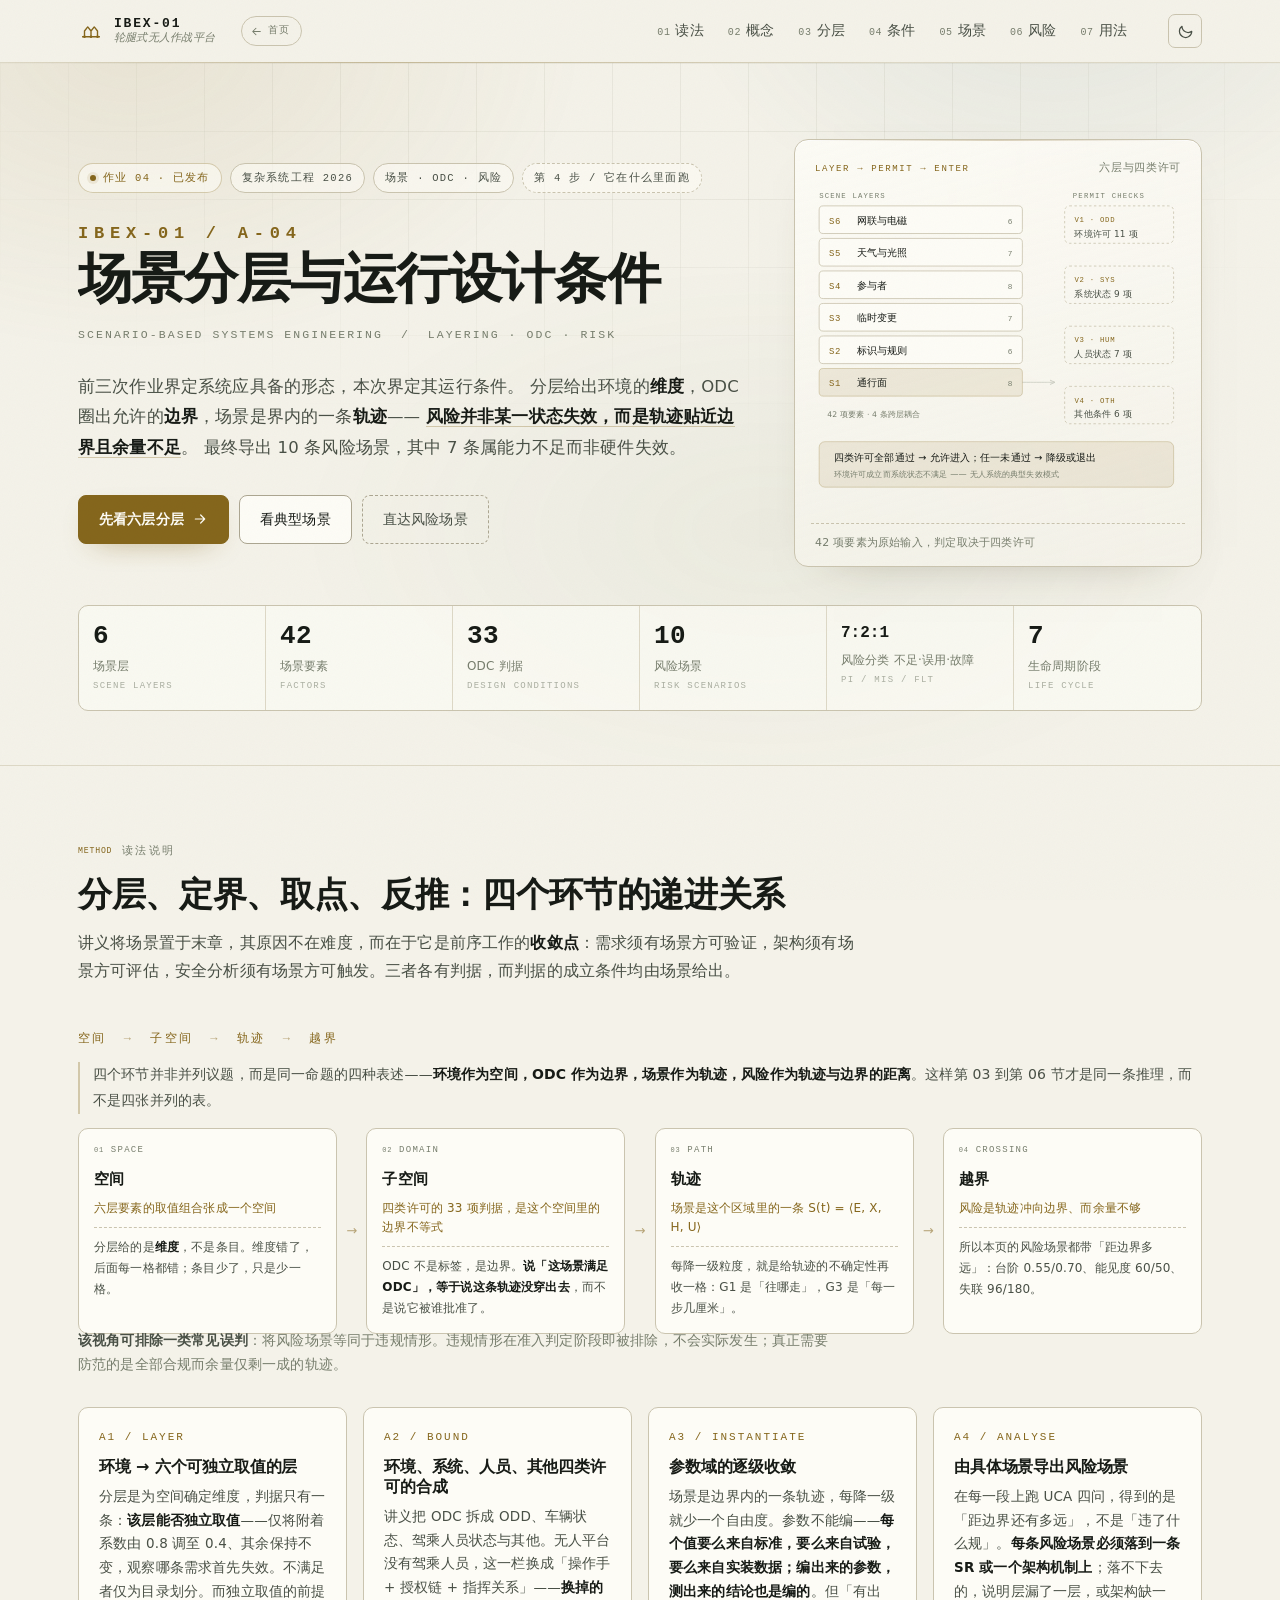
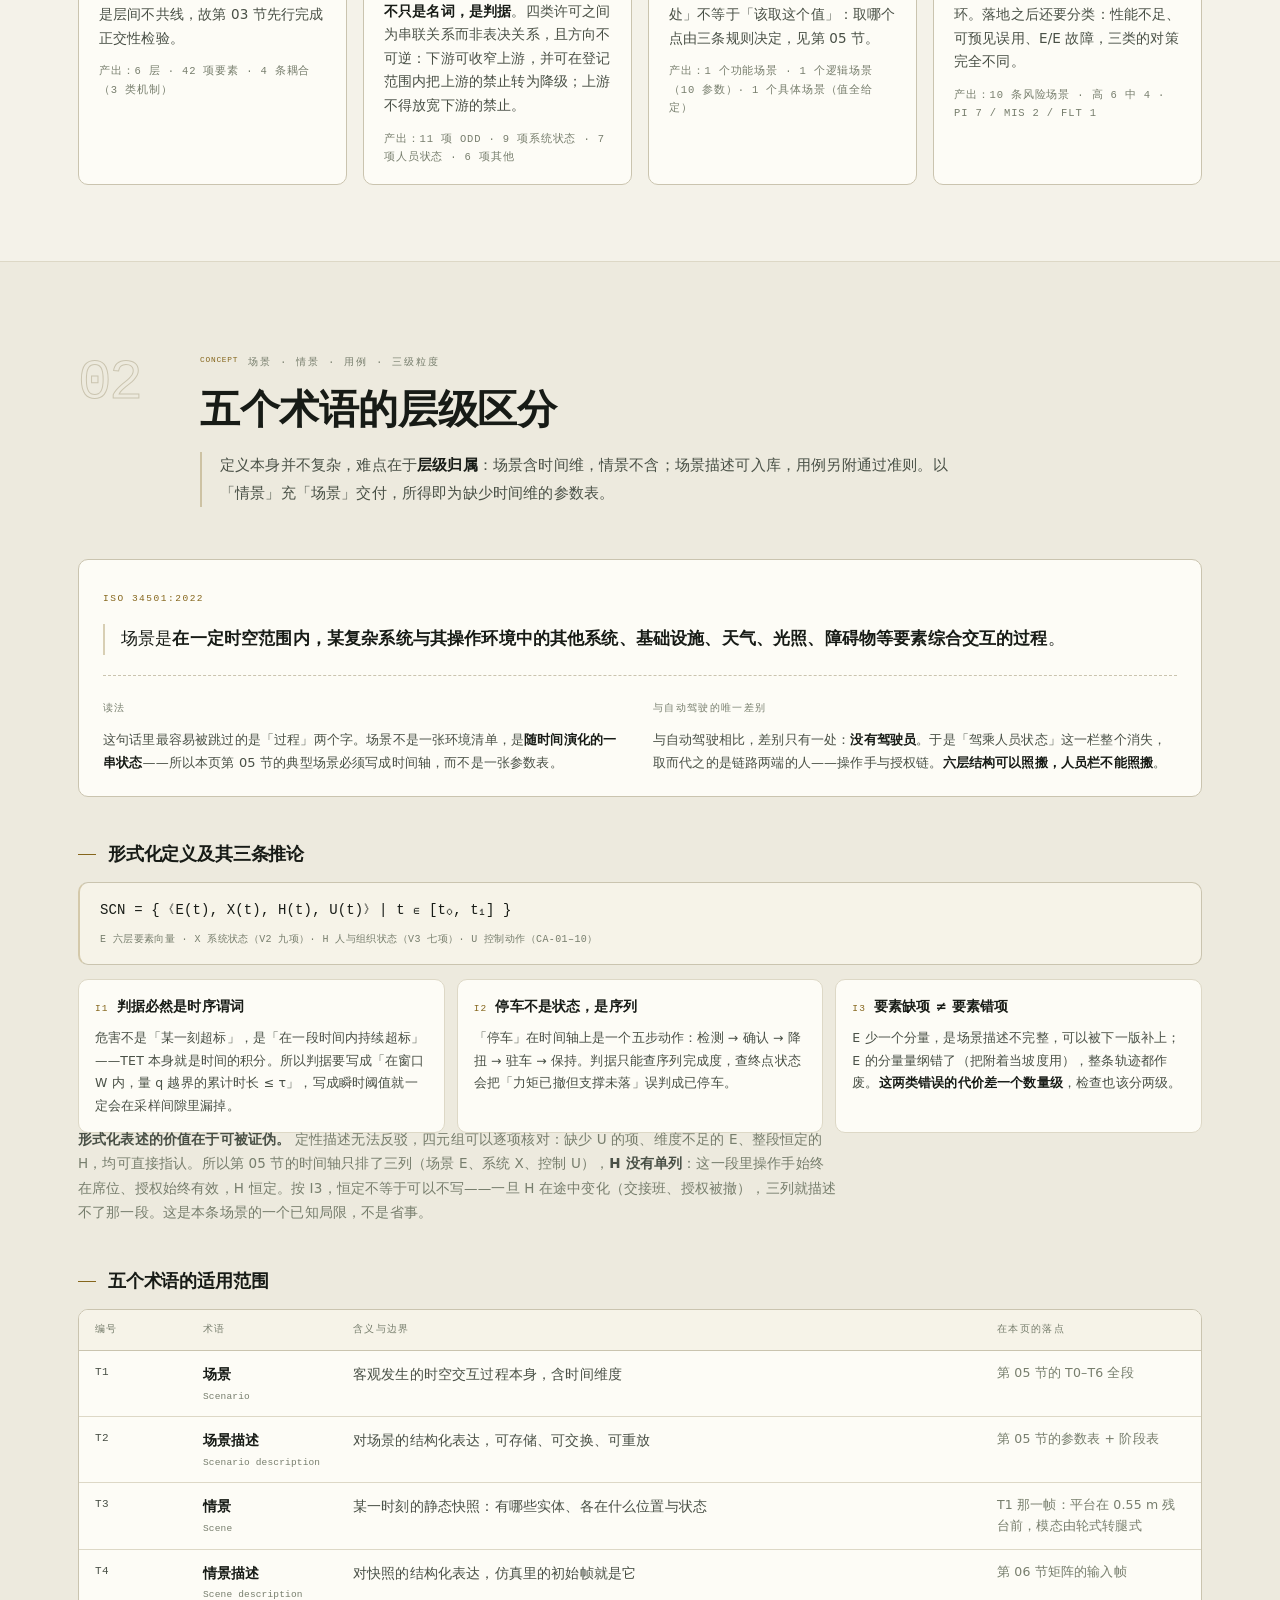
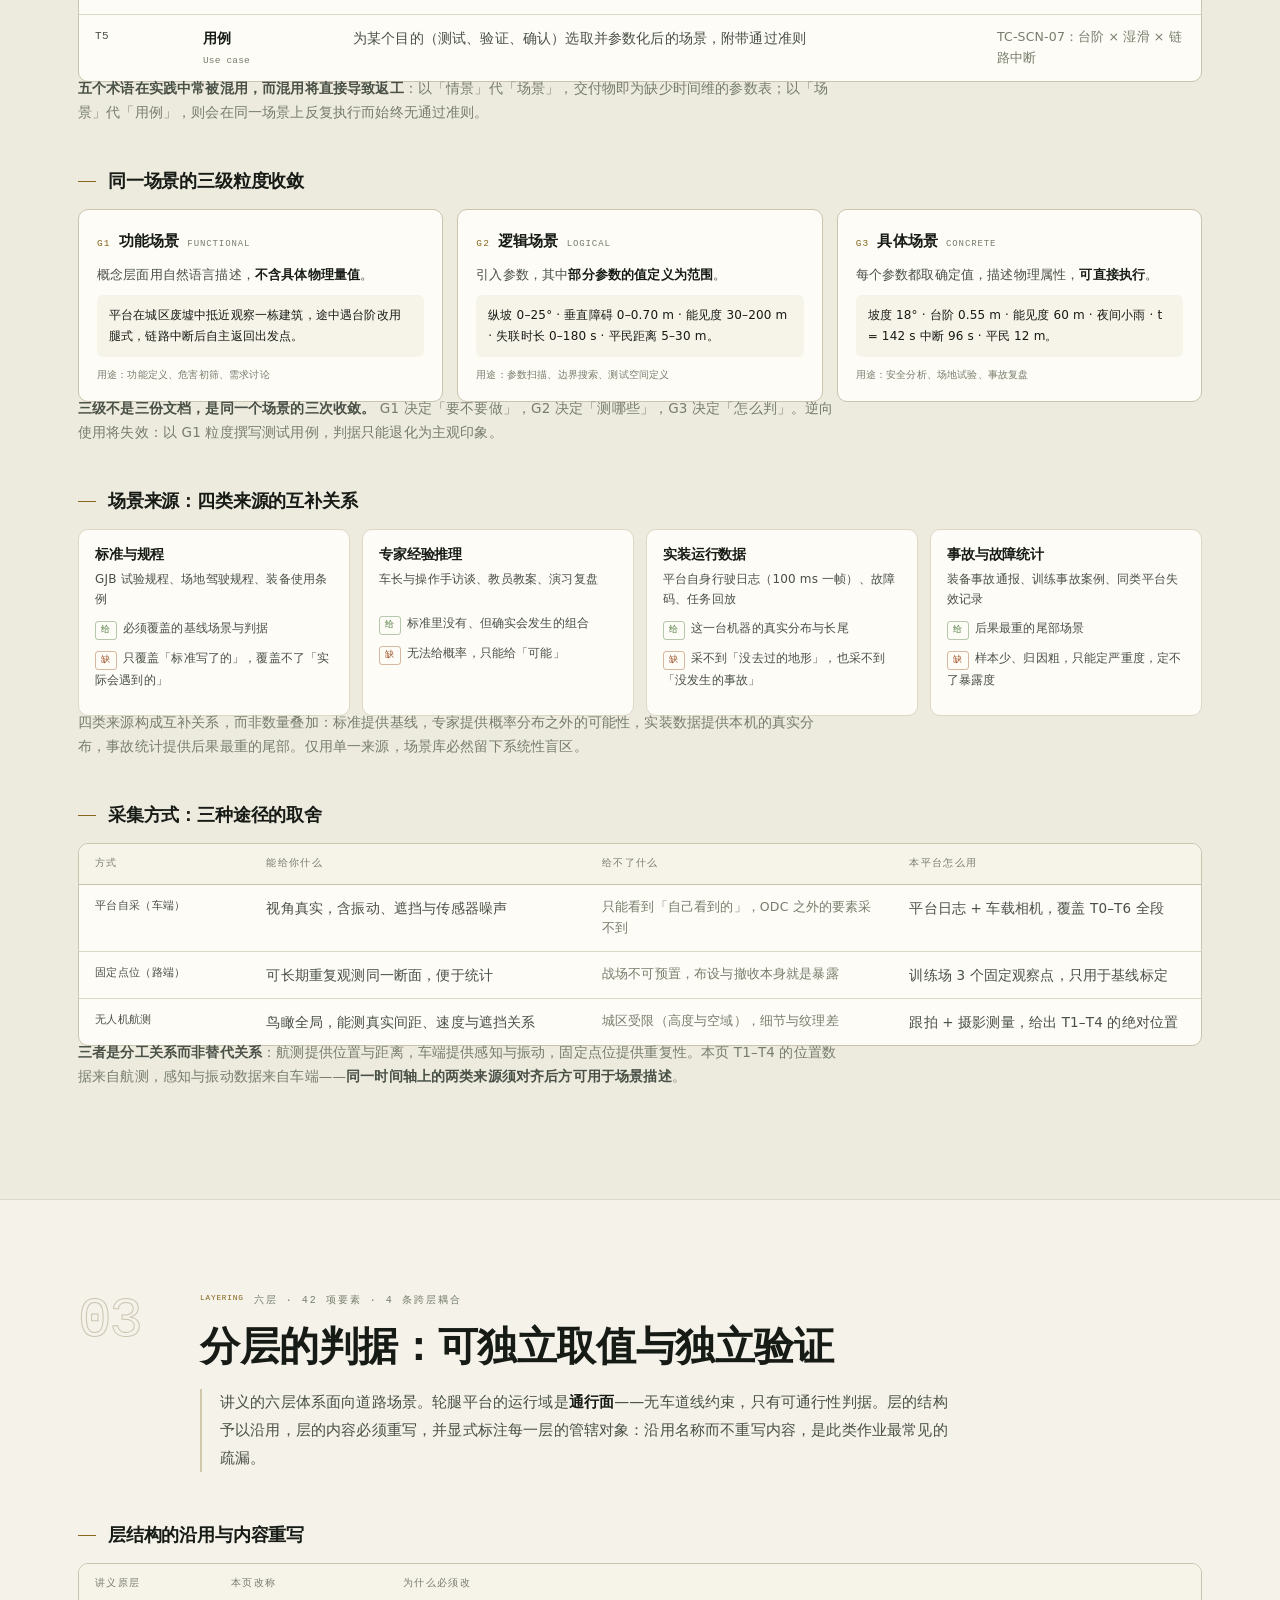
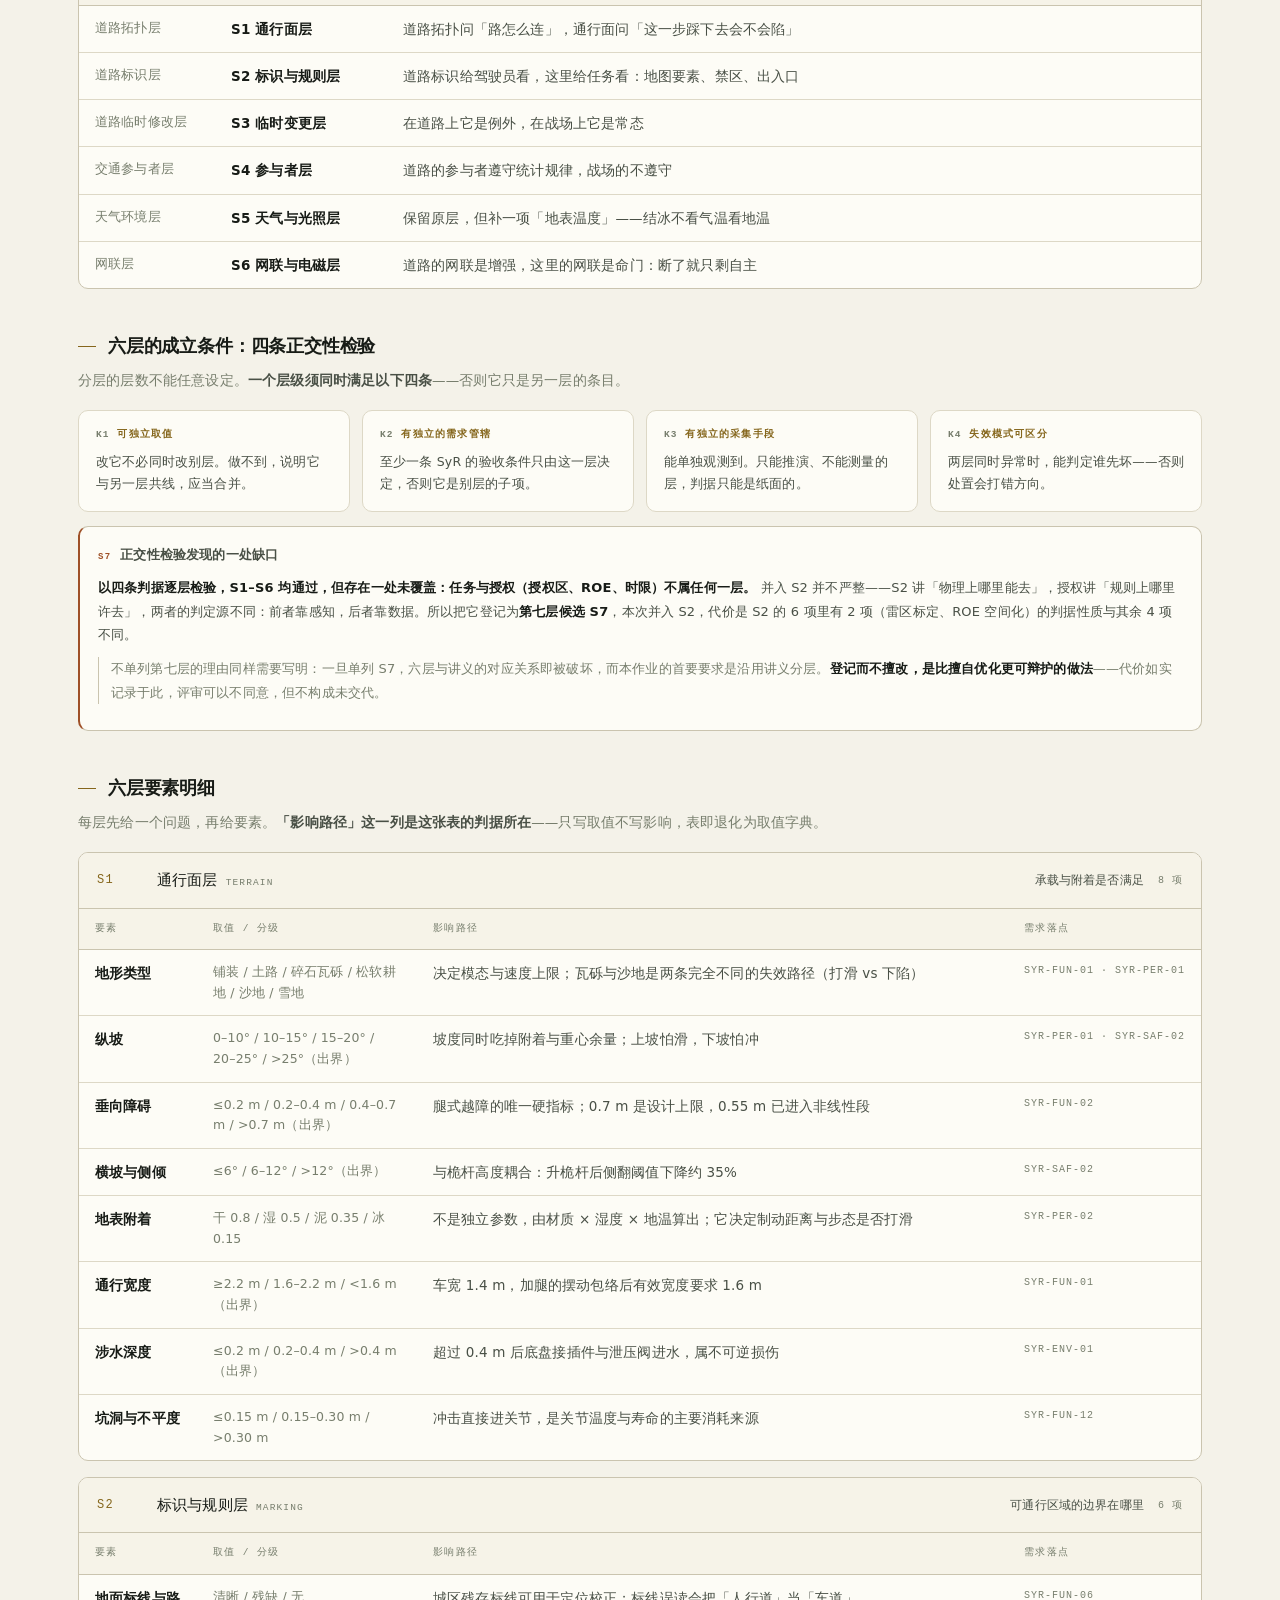
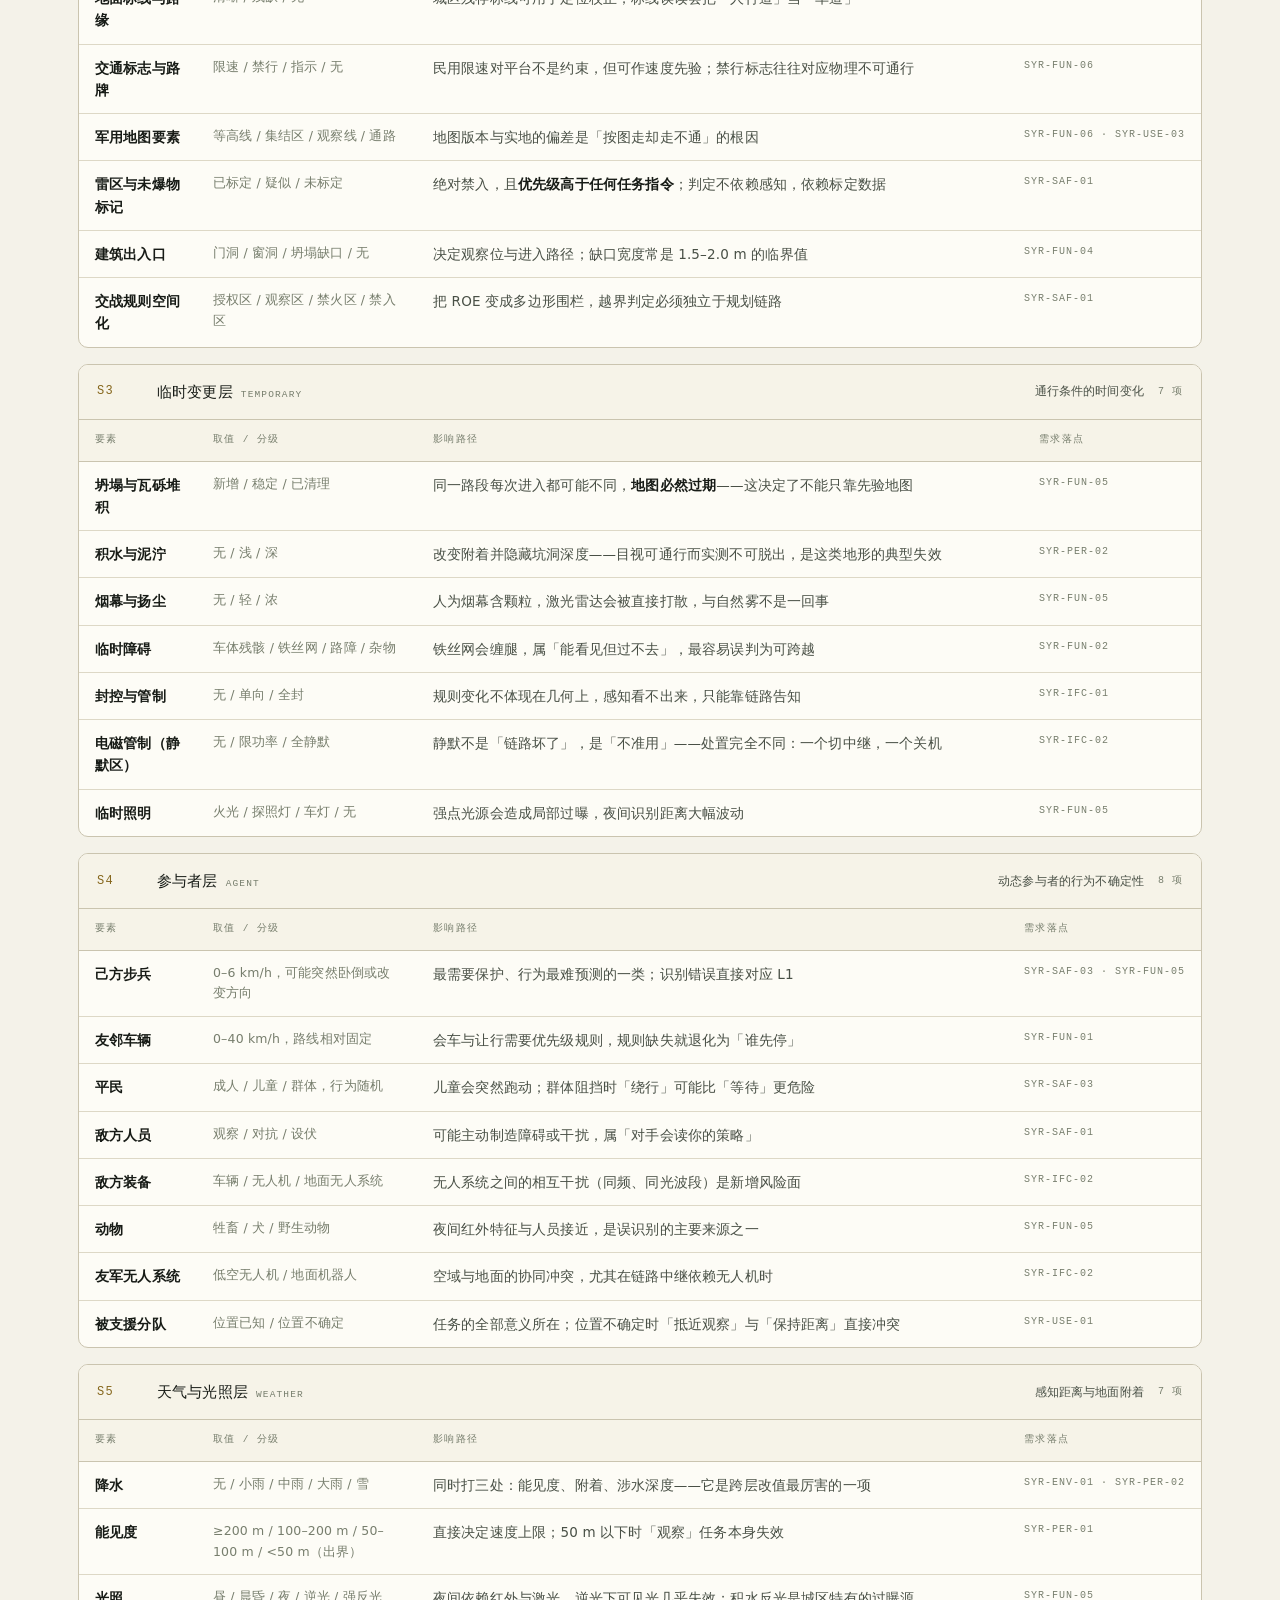
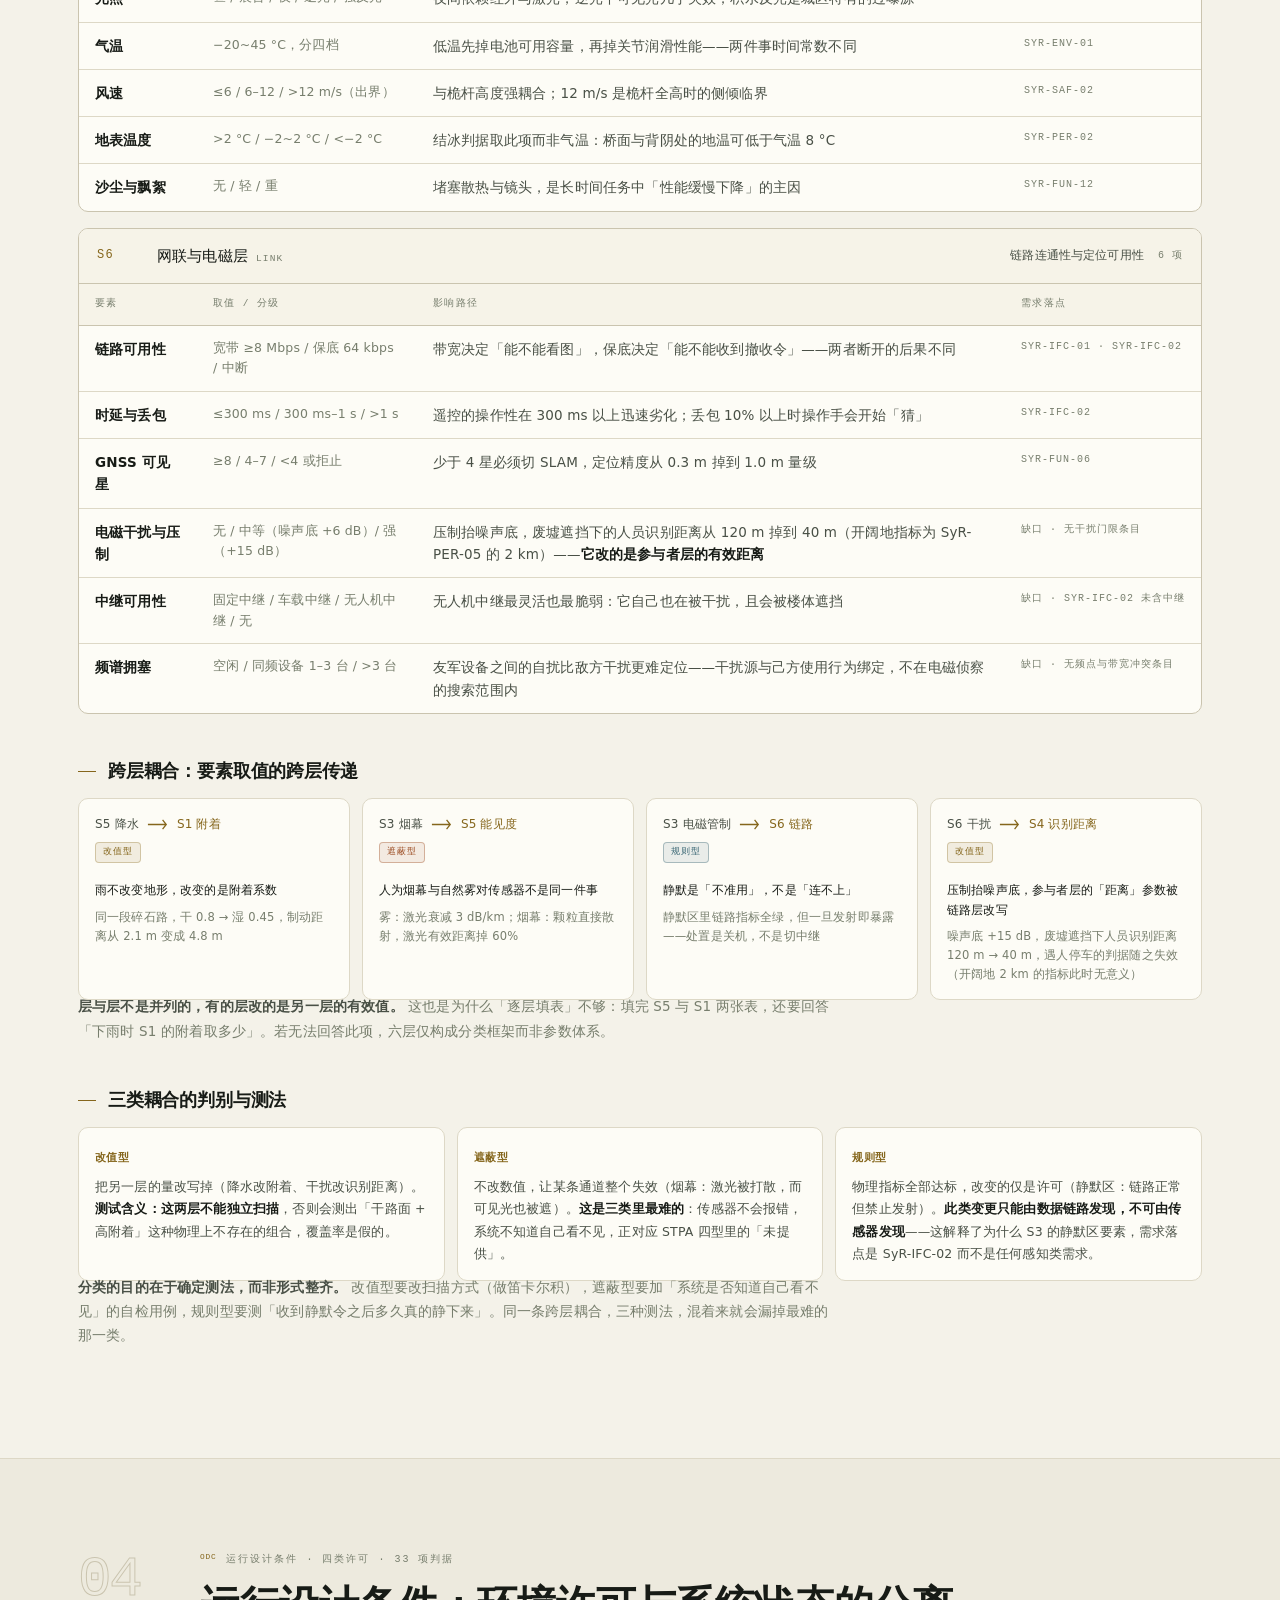
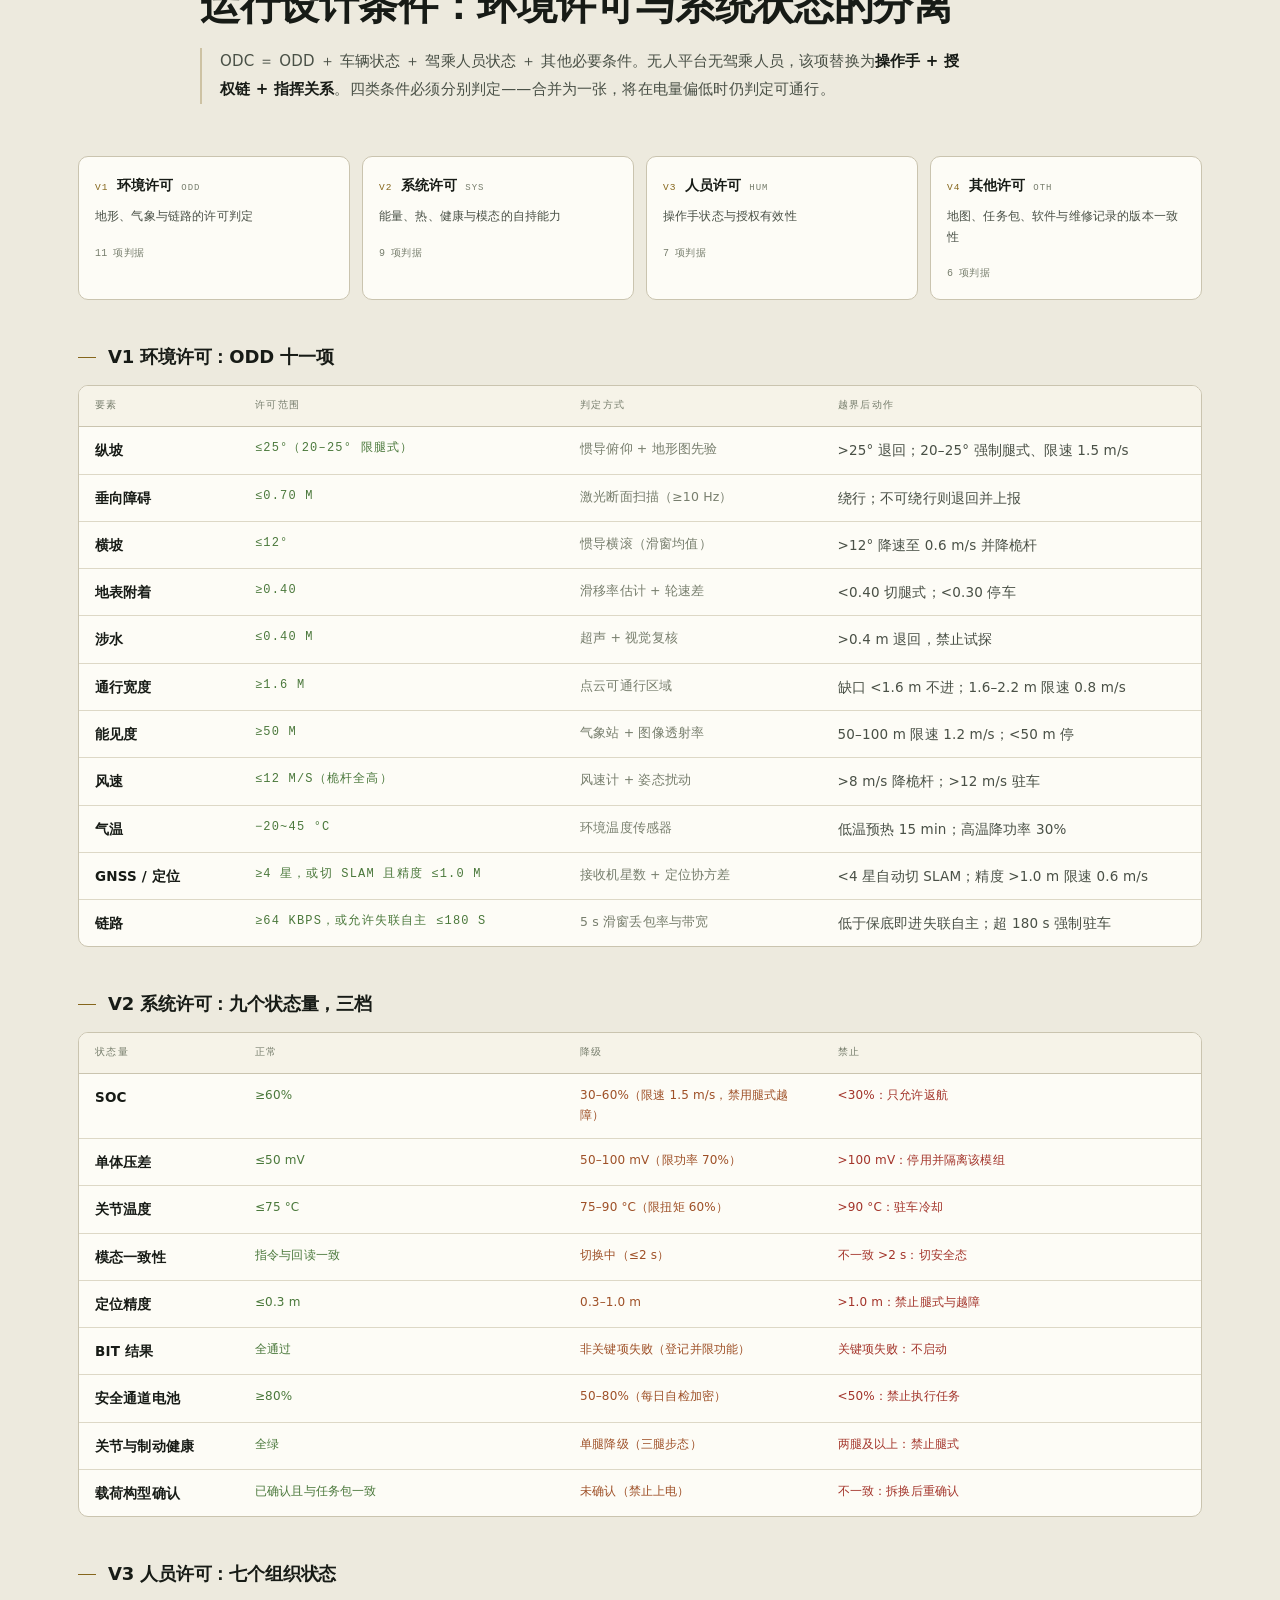
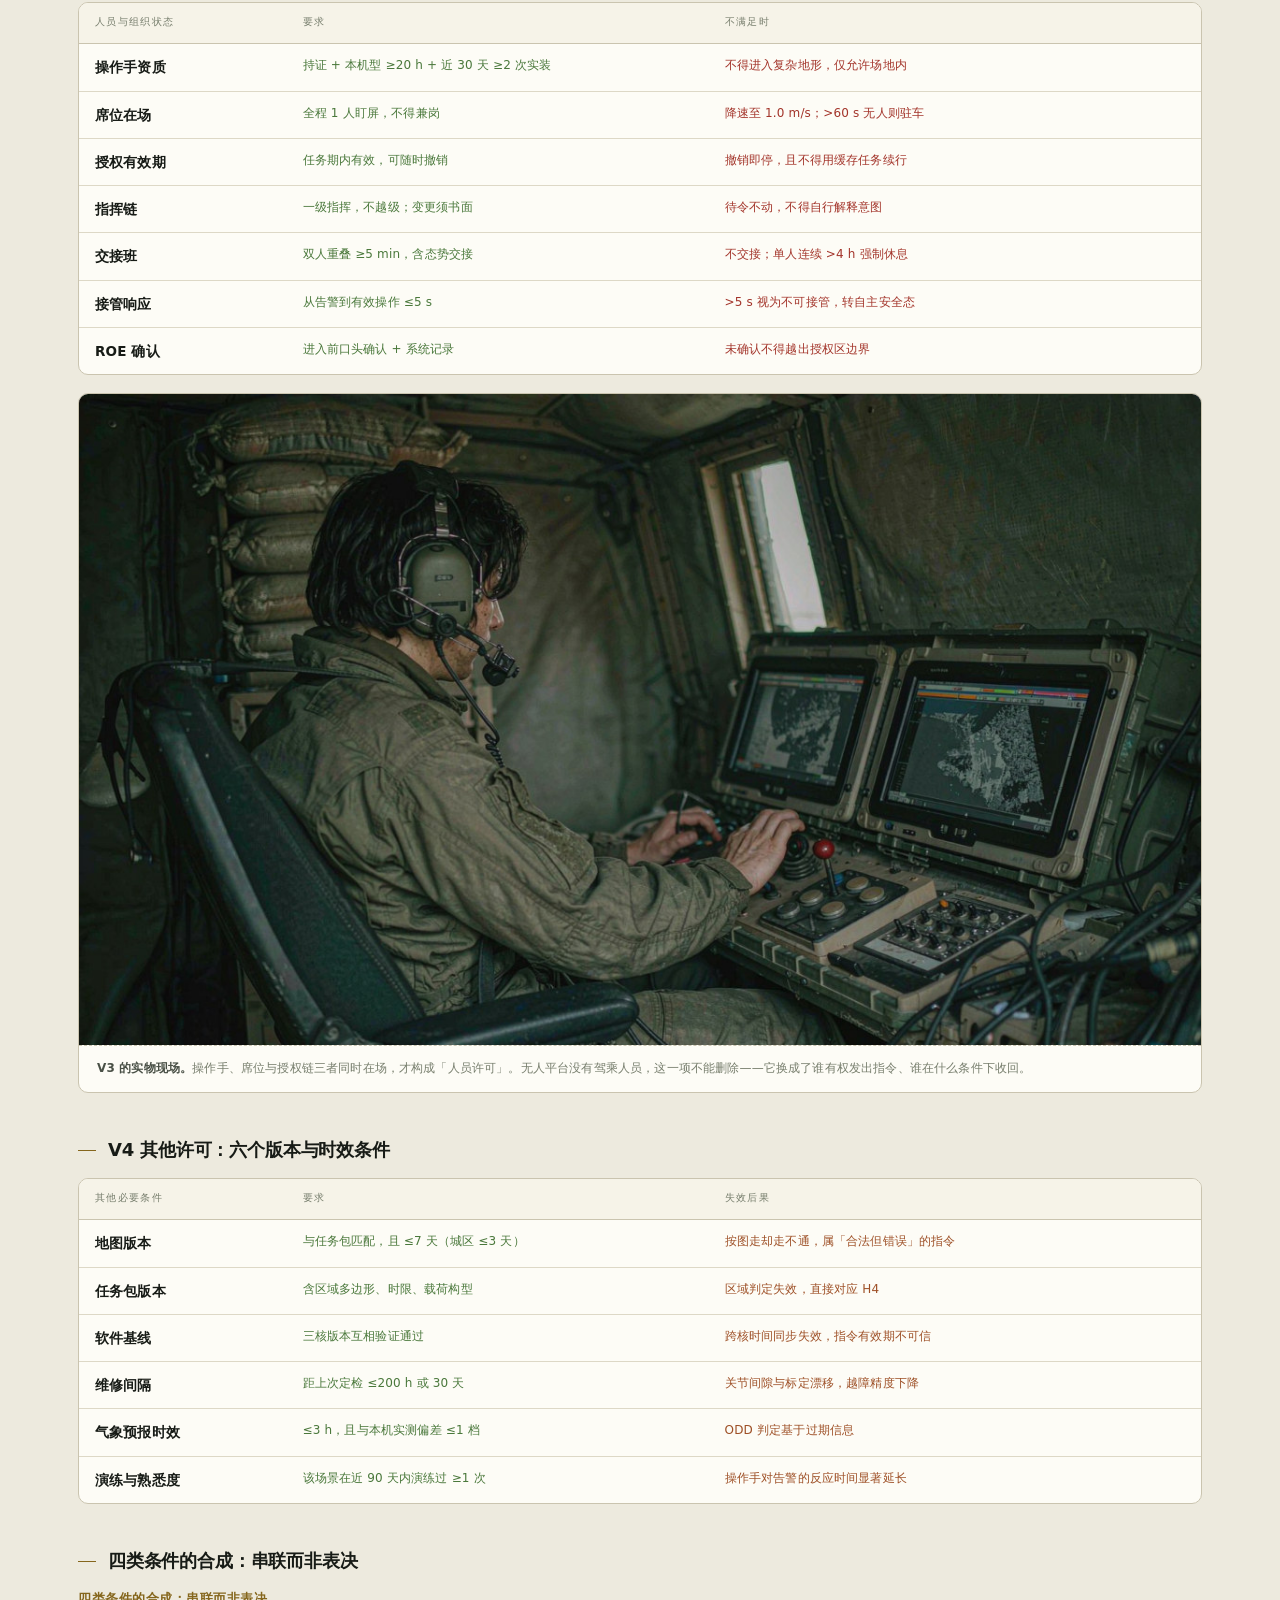
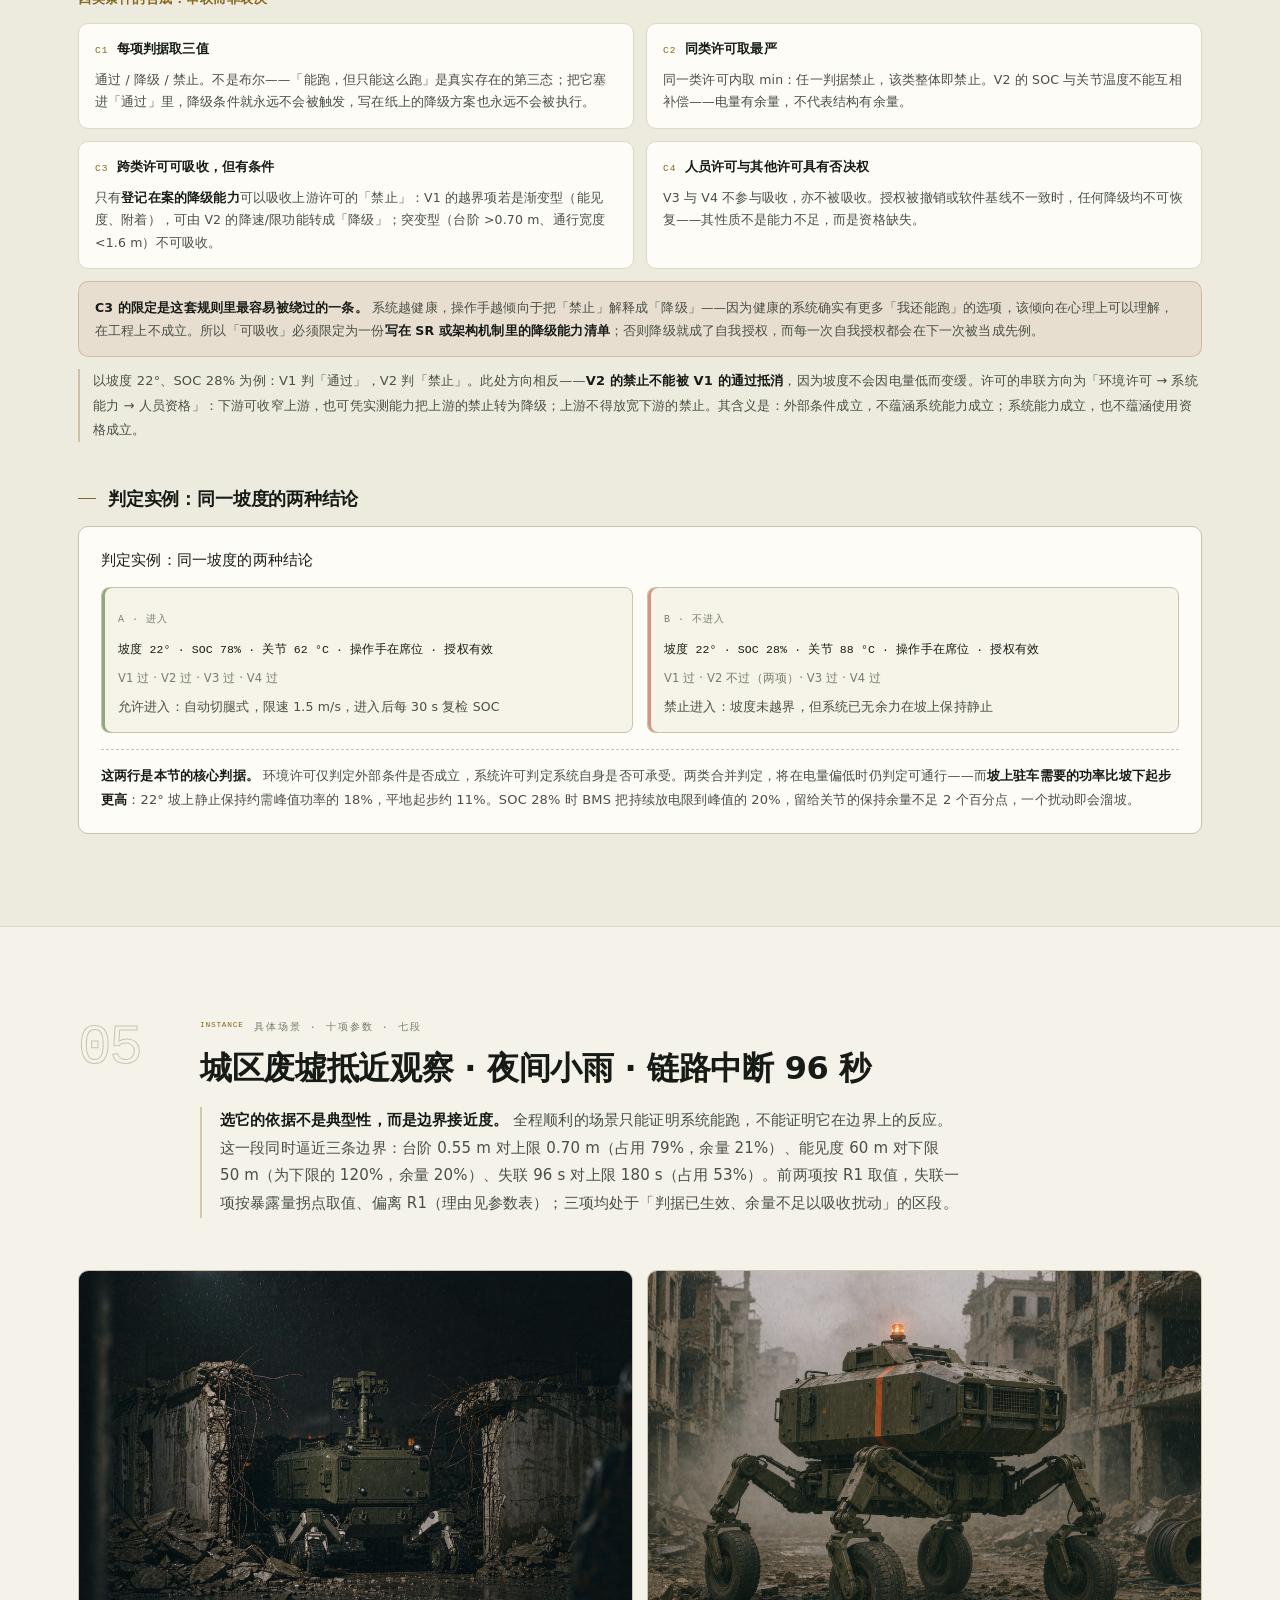
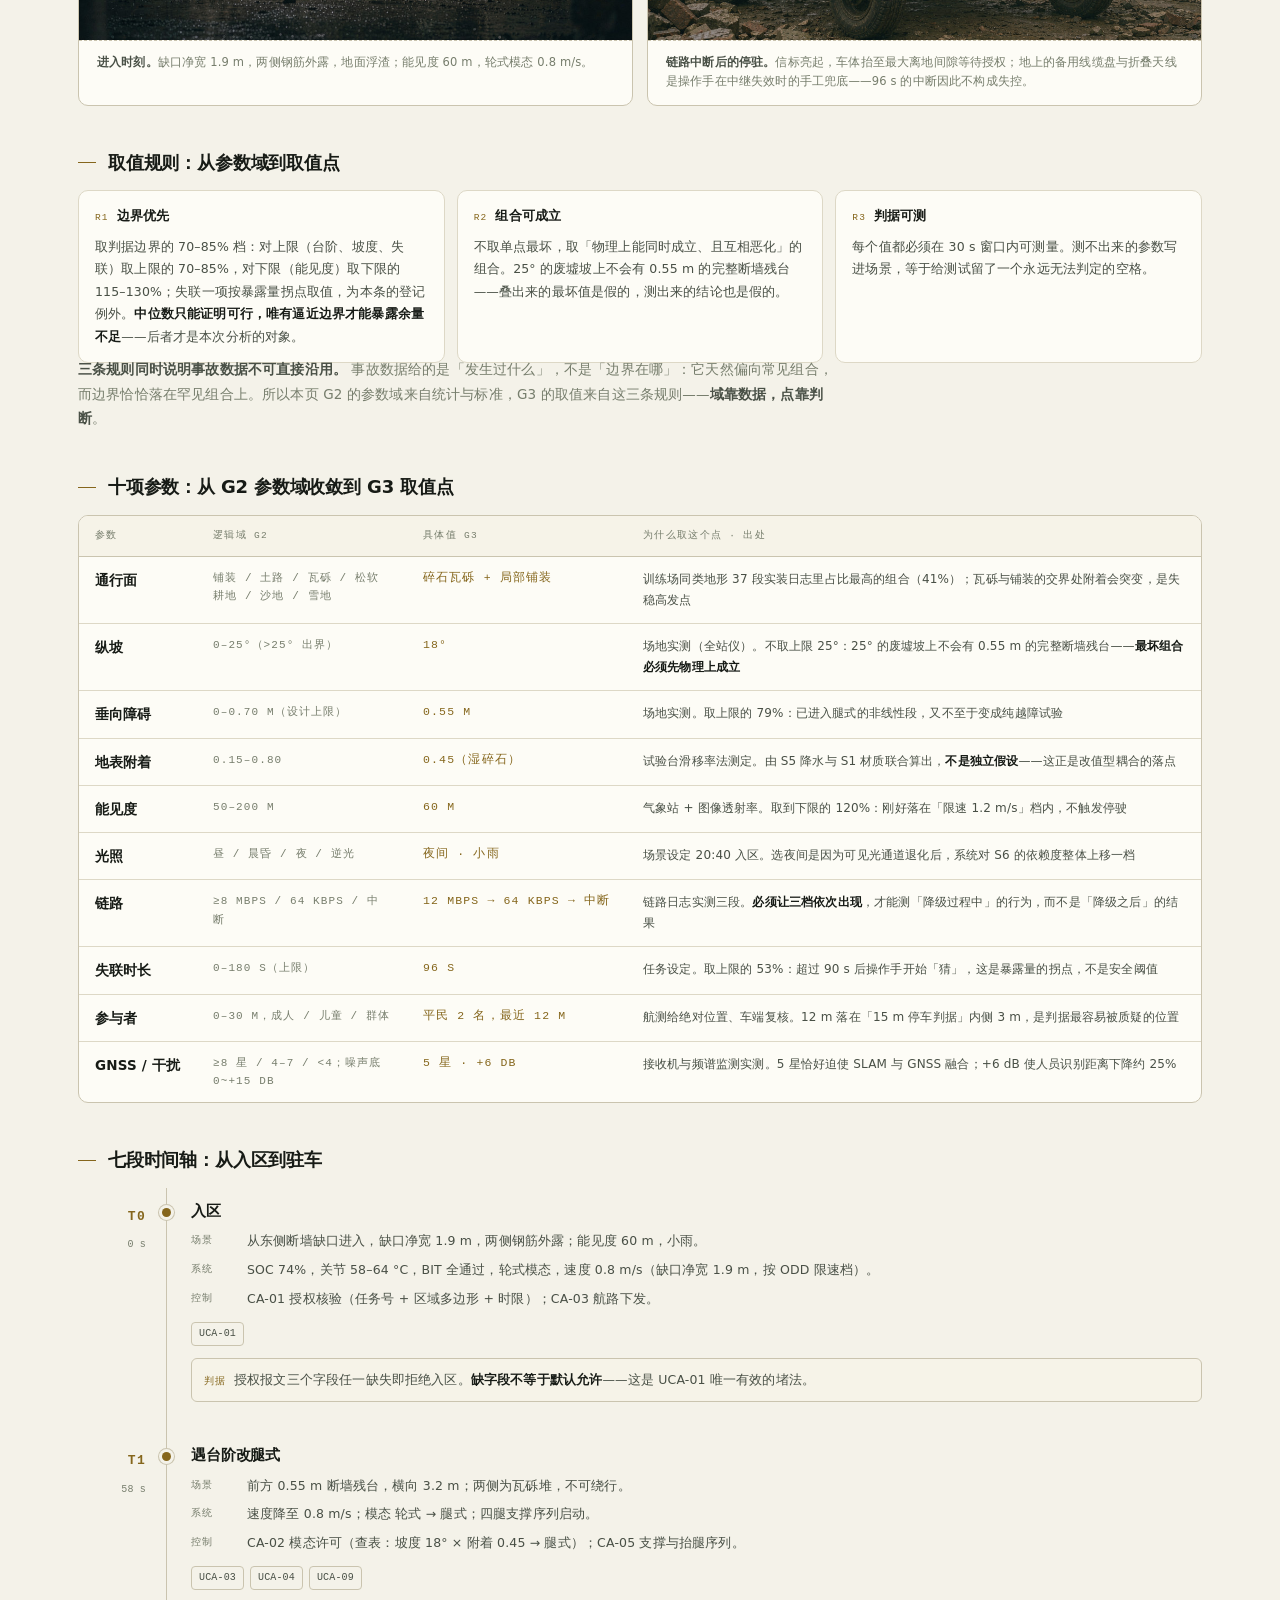
<file: a4.html>
<!DOCTYPE html>
<html lang="zh-CN" data-theme="light">
<head>
<meta charset="utf-8">
<meta name="viewport" content="width=device-width, initial-scale=1">
<title>作业 04 · 场景分层与运行设计条件 | IBEX-01 轮腿式无人作战平台</title>
<meta name="description" content="复杂系统工程 2026 小组作业 04：把 IBEX-01 所处的环境拆成六层、42 项场景要素并做正交性检验；给出 ODD／系统状态／人员状态／其他条件共 33 项判据，说明四类许可如何串联合成；按三条取值规则从 G2 参数域收敛到 G3 具体场景，做七段时间轴论述；沿控制结构反推 10 条风险场景并按 PI／MIS／FLT 分类，给出判据与标准指标的映射。">
<meta name="theme-color" content="#f4f2e9">
<link rel="icon" href="data:image/svg+xml,%3Csvg xmlns='http://www.w3.org/2000/svg' viewBox='0 0 32 32'%3E%3Crect width='32' height='32' rx='7' fill='%2307080a'/%3E%3Cpath d='M6 22h20M9 22v-6l3-4 3 4v6M17 22v-6l3-4 3 4v6' stroke='%23d8b45e' stroke-width='1.8' fill='none' stroke-linecap='round'/%3E%3C/svg%3E">
<link rel="stylesheet" href="assets/css/style.css">
<link rel="stylesheet" href="assets/css/fx.css">
<link rel="stylesheet" href="assets/css/a2.css">
<link rel="stylesheet" href="assets/css/a3.css">
<link rel="stylesheet" href="assets/css/a4.css">
<script>
  /* 首屏前锁定主题：默认浅色，仅当用户主动切换过深色时才覆盖 */
  (function(){try{var t=localStorage.getItem('cse-theme-v2');if(t==='dark')document.documentElement.setAttribute('data-theme','dark');}catch(e){}})();
</script>
</head><body class="a3 a4">
<div class="scrollbar" id="scrollbar" aria-hidden="true"></div>
<a class="skip-link" href="#main">跳到正文</a>

<!-- ============================================================ 顶栏 -->
<header class="topbar" id="topbar">
  <div class="topbar__in">
    <a class="brand" href="#top" aria-label="回到顶部">
      <svg class="brand__mark" viewBox="0 0 32 32" aria-hidden="true">
        <path d="M5 23h22M8 23v-7l4-5 4 5v7M16 23v-7l4-5 4 5v7" fill="none" stroke="currentColor" stroke-width="1.7" stroke-linejoin="round"/>
        <circle cx="8" cy="23" r="1.6" fill="currentColor"/><circle cx="16" cy="23" r="1.6" fill="currentColor"/><circle cx="24" cy="23" r="1.6" fill="currentColor"/>
      </svg>
      <span class="brand__txt"><b>IBEX-01</b><i>轮腿式无人作战平台</i></span>
    </a>
    <a class="backlink" href="index.html" aria-label="返回首页"><svg viewBox="0 0 24 24" aria-hidden="true"><path d="M19 12H6M11 6l-6 6 6 6" fill="none" stroke="currentColor" stroke-width="1.9" stroke-linecap="round" stroke-linejoin="round"/></svg><span>首页</span></a>

    <nav class="layernav" id="nav" aria-label="章节导航">
      <a href="#method"><em>01</em><span>读法</span></a>
      <a href="#concept"><em>02</em><span>概念</span></a>
      <a href="#layers"><em>03</em><span>分层</span></a>
      <a href="#odc"><em>04</em><span>条件</span></a>
      <a href="#scene"><em>05</em><span>场景</span></a>
      <a href="#risk"><em>06</em><span>风险</span></a>
      <a href="#use"><em>07</em><span>用法</span></a>
    </nav>

    <div class="topbar__tools">
      <button class="iconbtn" id="themeBtn" type="button" aria-label="切换明暗主题" aria-pressed="false">
        <svg class="ico-sun" viewBox="0 0 24 24" fill="none" stroke="currentColor" stroke-width="1.7" aria-hidden="true">
          <circle cx="12" cy="12" r="4.2"/><path d="M12 2.6v2.2M12 19.2v2.2M4.2 4.2l1.6 1.6M18.2 18.2l1.6 1.6M2.6 12h2.2M19.2 12h2.2M4.2 19.8l1.6-1.6M18.2 5.8l1.6-1.6"/>
        </svg>
        <svg class="ico-moon" viewBox="0 0 24 24" fill="none" stroke="currentColor" stroke-width="1.7" aria-hidden="true">
          <path d="M20.5 14.4A8.6 8.6 0 0 1 9.6 3.5a8.7 8.7 0 1 0 10.9 10.9Z" stroke-linejoin="round"/>
        </svg>
      </button>
      <button class="iconbtn menu-btn" id="menuBtn" type="button" aria-label="展开导航" aria-expanded="false">
        <svg viewBox="0 0 24 24" fill="none" stroke="currentColor" stroke-width="1.8" aria-hidden="true"><path d="M4 7h16M4 12h16M4 17h16"/></svg>
      </button>
    </div>
  </div>
</header>

<main id="main">

<!-- ============================================================ HERO -->
<section class="hero" id="top">
  <div class="hero__grid" aria-hidden="true"></div>
  <div class="wrap hero__wrap">
    <div class="hero__body">
      <div class="hero__l">
        <div class="hero__meta">
          <span class="tag tag--live"><i></i>作业 04 · 已发布</span>
          <span class="tag">复杂系统工程 2026</span>
          <span class="tag">场景 · ODC · 风险</span>
          <span class="tag tag--ghost">第 4 步 / 它在什么里面跑</span>
        </div>

        <h1 class="hero__title">
          <span class="hero__code">IBEX-01 / A-04</span>
          <span class="hero__name">场景分层与运行设计条件</span>
        </h1>
        <p class="hero__sub">Scenario-Based Systems Engineering&nbsp;&nbsp;/&nbsp;&nbsp;Layering · ODC · Risk</p>

        <p class="hero__lede">
          前三次作业界定系统应具备的形态，本次界定其运行条件。
          分层给出环境的<b>维度</b>，ODC 圈出允许的<b>边界</b>，场景是界内的一条<b>轨迹</b>——
          <strong>风险并非某一状态失效，而是轨迹贴近边界且余量不足</strong>。
          最终导出 10 条风险场景，其中 7 条属能力不足而非硬件失效。
        </p>

        <div class="hero__cta">
          <a class="btn btn--primary" href="#layers">先看六层分层<svg viewBox="0 0 24 24" aria-hidden="true"><path d="M5 12h13M13 6l6 6-6 6" fill="none" stroke="currentColor" stroke-width="1.8" stroke-linecap="round" stroke-linejoin="round"/></svg></a>
          <a class="btn" href="#scene">看典型场景</a>
          <a class="btn btn--ghost" href="#risk">直达风险场景</a>
        </div>
      </div>

      <aside class="hero__viz" aria-label="六层场景要素与四类许可的关系">
        <div class="viz__h"><span class="mono">LAYER → PERMIT → ENTER</span><i>六层与四类许可</i></div>
        <svg viewBox="0 0 460 400" role="img" aria-label="六层场景要素汇入环境、系统、人员、其他四类许可，四类许可全过才允许进入">
          <defs>
            <marker id="ar4" viewBox="0 0 10 10" refX="9" refY="5" markerWidth="7" markerHeight="7" orient="auto-start-reverse">
              <path d="M0 1 L9 5 L0 9" fill="none" stroke="var(--fg-3)" stroke-width="1.6"/>
            </marker>
          </defs>
          <text class="a4v__cap" x="10" y="12">SCENE LAYERS</text>
          <text class="a4v__cap" x="322" y="12">PERMIT CHECKS</text>

          <g class="a4v__lyr">
            <rect x="10" y="22" width="250" height="34" rx="5"/>
            <text x="22" y="44" class="a4v__id">S6</text><text x="56" y="44" class="a4v__n">网联与电磁</text>
            <text x="248" y="44" class="a4v__c" text-anchor="end">6</text>
          </g>
          <g class="a4v__lyr">
            <rect x="10" y="62" width="250" height="34" rx="5"/>
            <text x="22" y="84" class="a4v__id">S5</text><text x="56" y="84" class="a4v__n">天气与光照</text>
            <text x="248" y="84" class="a4v__c" text-anchor="end">7</text>
          </g>
          <g class="a4v__lyr">
            <rect x="10" y="102" width="250" height="34" rx="5"/>
            <text x="22" y="124" class="a4v__id">S4</text><text x="56" y="124" class="a4v__n">参与者</text>
            <text x="248" y="124" class="a4v__c" text-anchor="end">8</text>
          </g>
          <g class="a4v__lyr">
            <rect x="10" y="142" width="250" height="34" rx="5"/>
            <text x="22" y="164" class="a4v__id">S3</text><text x="56" y="164" class="a4v__n">临时变更</text>
            <text x="248" y="164" class="a4v__c" text-anchor="end">7</text>
          </g>
          <g class="a4v__lyr">
            <rect x="10" y="182" width="250" height="34" rx="5"/>
            <text x="22" y="204" class="a4v__id">S2</text><text x="56" y="204" class="a4v__n">标识与规则</text>
            <text x="248" y="204" class="a4v__c" text-anchor="end">6</text>
          </g>
          <g class="a4v__lyr a4v__lyr--base">
            <rect x="10" y="222" width="250" height="34" rx="5"/>
            <text x="22" y="244" class="a4v__id">S1</text><text x="56" y="244" class="a4v__n">通行面</text>
            <text x="248" y="244" class="a4v__c" text-anchor="end">8</text>
          </g>

          <path class="a4v__ln" d="M260 239 C 290 239 290 239 300 239" marker-end="url(#ar4)"/>
          <text class="a4v__sm" x="20" y="282">42 项要素 · 4 条跨层耦合</text>

          <g class="a4v__vote">
            <rect x="312" y="22" width="134" height="46" rx="6"/>
            <text x="324" y="42" class="a4v__vid">V1 · ODD</text>
            <text x="324" y="60" class="a4v__vt">环境许可 11 项</text>
          </g>
          <g class="a4v__vote">
            <rect x="312" y="96" width="134" height="46" rx="6"/>
            <text x="324" y="116" class="a4v__vid">V2 · SYS</text>
            <text x="324" y="134" class="a4v__vt">系统状态 9 项</text>
          </g>
          <g class="a4v__vote">
            <rect x="312" y="170" width="134" height="46" rx="6"/>
            <text x="324" y="190" class="a4v__vid">V3 · HUM</text>
            <text x="324" y="208" class="a4v__vt">人员状态 7 项</text>
          </g>
          <g class="a4v__vote">
            <rect x="312" y="244" width="134" height="46" rx="6"/>
            <text x="324" y="264" class="a4v__vid">V4 · OTH</text>
            <text x="324" y="282" class="a4v__vt">其他条件 6 项</text>
          </g>

          <rect class="a4v__out" x="10" y="312" width="436" height="56" rx="7"/>
          <text x="28" y="336" class="a4v__ot">四类许可全部通过 → 允许进入；任一未通过 → 降级或退出</text>
          <text x="28" y="355" class="a4v__om">环境许可成立而系统状态不满足 —— 无人系统的典型失效模式</text>
        </svg>
        <p class="viz__f">42 项要素为原始输入，判定取决于四类许可</p>
      </aside>
    </div>

    <div class="stats" id="stats"></div>
  </div>
</section>

<!-- ============================================================ 01 读法 -->
<section class="sec sec--tight" id="method">
  <div class="wrap">
    <div class="sec__head">
      <div class="sec__kicker"><span class="mono">METHOD</span> 读法说明</div>
      <h2 class="sec__title">分层、定界、取点、反推：四个环节的递进关系</h2>
      <p class="sec__lede">讲义将场景置于末章，其原因不在难度，而在于它是前序工作的<b>收敛点</b>：需求须有场景方可验证，架构须有场景方可评估，安全分析须有场景方可触发。三者各有判据，而判据的成立条件均由场景给出。</p>
    </div>
    <div class="a4spine" id="spineBox"></div>
    <div class="a2-lead" id="methodCards"></div>
  </div>
</section>

<!-- ============================================================ 02 概念 -->
<section class="sec sec--alt" id="concept">
  <div class="wrap">
    <header class="layerhead">
      <div class="layerhead__no">02</div>
      <div class="layerhead__txt">
        <div class="layerhead__kicker"><span class="mono">CONCEPT</span> 场景 · 情景 · 用例 · 三级粒度</div>
        <h2>五个术语的层级区分</h2>
        <p class="layerhead__claim">定义本身并不复杂，难点在于<b>层级归属</b>：场景含时间维，情景不含；场景描述可入库，用例另附通过准则。以「情景」充「场景」交付，所得即为缺少时间维的参数表。</p>
      </div>
    </header>

    <div class="scn-def" id="defBox"></div>

    <h3 class="sub">形式化定义及其三条推论</h3>
    <div class="a4form" id="formBox"></div>

    <h3 class="sub">五个术语的适用范围</h3>
    <div class="table-wrap"><table class="tbl tbl--terms">
      <thead><tr><th class="c-id">编号</th><th class="c-t2">术语</th><th>含义与边界</th><th class="c-here2">在本页的落点</th></tr></thead>
      <tbody id="termsBody"></tbody>
    </table></div>
    <p class="subnote" id="termsNote"></p>

    <h3 class="sub">同一场景的三级粒度收敛</h3>
    <div class="grain" id="grainBox"></div>
    <p class="subnote" id="grainNote"></p>

    <h3 class="sub">场景来源：四类来源的互补关系</h3>
    <div class="srcs" id="srcBox"></div>
    <p class="subnote" id="srcNote"></p>

    <h3 class="sub">采集方式：三种途径的取舍</h3>
    <div class="table-wrap"><table class="tbl tbl--coll">
      <thead><tr><th class="c-id">方式</th><th class="c-g">能给你什么</th><th class="c-b2">给不了什么</th><th class="c-here2">本平台怎么用</th></tr></thead>
      <tbody id="collBody"></tbody>
    </table></div>
    <p class="subnote" id="collNote"></p>
  </div>
</section>

<!-- ============================================================ 03 分层 -->
<section class="sec" id="layers">
  <div class="wrap">
    <header class="layerhead">
      <div class="layerhead__no">03</div>
      <div class="layerhead__txt">
        <div class="layerhead__kicker"><span class="mono">LAYERING</span> 六层 · 42 项要素 · 4 条跨层耦合</div>
        <h2>分层的判据：可独立取值与独立验证</h2>
        <p class="layerhead__claim">讲义的六层体系面向道路场景。轮腿平台的运行域是<b>通行面</b>——无车道线约束，只有可通行性判据。层的结构予以沿用，层的内容必须重写，并显式标注每一层的管辖对象：沿用名称而不重写内容，是此类作业最常见的疏漏。</p>
      </div>
    </header>

    <h3 class="sub">层结构的沿用与内容重写</h3>
    <div class="table-wrap"><table class="tbl tbl--laymap">
      <thead><tr><th class="c-id">讲义原层</th><th class="c-new">本页改称</th><th>为什么必须改</th></tr></thead>
      <tbody id="mapBody"></tbody>
    </table></div>

    <h3 class="sub">六层的成立条件：四条正交性检验</h3>
    <p class="subnote">分层的层数不能任意设定。<b>一个层级须同时满足以下四条</b>——否则它只是另一层的条目。</p>
    <div class="checks2 crits" id="critBox"></div>
    <div class="l7" id="critNote"></div>

    <h3 class="sub">六层要素明细</h3>
    <p class="subnote">每层先给一个问题，再给要素。<b>「影响路径」这一列是这张表的判据所在</b>——只写取值不写影响，表即退化为取值字典。</p>
    <div id="layerBox"></div>

    <h3 class="sub">跨层耦合：要素取值的跨层传递</h3>
    <div class="couples" id="coupleBox"></div>
    <p class="subnote" id="coupleNote"></p>

    <h3 class="sub">三类耦合的判别与测法</h3>
    <div class="ckind" id="ckindBox"></div>
    <p class="subnote" id="ckindNote"></p>
  </div>
</section>

<!-- ============================================================ 04 ODC -->
<section class="sec sec--alt" id="odc">
  <div class="wrap">
    <header class="layerhead">
      <div class="layerhead__no">04</div>
      <div class="layerhead__txt">
        <div class="layerhead__kicker"><span class="mono">ODC</span> 运行设计条件 · 四类许可 · 33 项判据</div>
        <h2>运行设计条件：环境许可与系统状态的分离</h2>
        <p class="layerhead__claim">ODC ＝ ODD ＋ 车辆状态 ＋ 驾乘人员状态 ＋ 其他必要条件。无人平台无驾乘人员，该项替换为<b>操作手 + 授权链 + 指挥关系</b>。四类条件必须分别判定——合并为一张，将在电量偏低时仍判定可通行。</p>
      </div>
    </header>

    <div class="votes" id="voteBox"></div>

    <h3 class="sub">V1 环境许可：ODD 十一项</h3>
    <div class="table-wrap"><table class="tbl tbl--odd">
      <thead><tr><th class="c-e2">要素</th><th class="c-g">许可范围</th><th class="c-j">判定方式</th><th class="c-a2">越界后动作</th></tr></thead>
      <tbody id="oddBody"></tbody>
    </table></div>

    <h3 class="sub">V2 系统许可：九个状态量，三档</h3>
    <div class="table-wrap"><table class="tbl tbl--sys">
      <thead><tr><th class="c-e2">状态量</th><th class="c-g">正常</th><th class="c-j">降级</th><th class="c-a2">禁止</th></tr></thead>
      <tbody id="sysBody"></tbody>
    </table></div>

    <h3 class="sub">V3 人员许可：七个组织状态</h3>
    <div class="table-wrap"><table class="tbl tbl--hum">
      <thead><tr><th class="c-e2">人员与组织状态</th><th class="c-g">要求</th><th class="c-a2">不满足时</th></tr></thead>
      <tbody id="humBody"></tbody>
    </table></div>

    <figure class="figure figure--photo" style="margin:18px 0 24px">
      <img src="assets/img/console.jpg" alt="指挥车内操作手在席位上操作遥控终端与两块显示屏" loading="lazy">
      <figcaption><b>V3 的实物现场。</b>操作手、席位与授权链三者同时在场，才构成「人员许可」。无人平台没有驾乘人员，这一项不能删除——它换成了谁有权发出指令、谁在什么条件下收回。</figcaption>
    </figure>

    <h3 class="sub">V4 其他许可：六个版本与时效条件</h3>
    <div class="table-wrap"><table class="tbl tbl--oth">
      <thead><tr><th class="c-e2">其他必要条件</th><th class="c-g">要求</th><th class="c-a2">失效后果</th></tr></thead>
      <tbody id="othBody"></tbody>
    </table></div>

    <h3 class="sub">四类条件的合成：串联而非表决</h3>
    <div class="compose" id="composeBox"></div>

    <h3 class="sub">判定实例：同一坡度的两种结论</h3>
    <div class="odc-case" id="caseBox"></div>
  </div>
</section>

<!-- ============================================================ 05 典型场景 -->
<section class="sec" id="scene">
  <div class="wrap">
    <header class="layerhead">
      <div class="layerhead__no">05</div>
      <div class="layerhead__txt">
        <div class="layerhead__kicker"><span class="mono">INSTANCE</span> 具体场景 · 十项参数 · 七段</div>
        <h2 id="sceneTitle">城区废墟抵近观察 · 夜间小雨 · 链路中断 96 秒</h2>
        <p class="layerhead__claim" id="sceneWhy"></p>
      </div>
    </header>

    <div class="pgrid pgrid--2">
      <figure class="figure figure--photo">
        <img src="assets/img/night-gap.jpg" alt="夜间小雨中平台从净宽 1.9 m 的墙体缺口进入" loading="lazy">
        <figcaption><b>进入时刻。</b>缺口净宽 1.9 m，两侧钢筋外露，地面浮渣；能见度 60 m，轮式模态 0.8 m/s。</figcaption>
      </figure>
      <figure class="figure figure--photo">
        <img src="assets/img/degraded.jpg" alt="灰霾小雨中平台停驻等待授权，车体抬升，车顶警示灯闪烁" loading="lazy">
        <figcaption><b>链路中断后的停驻。</b>信标亮起，车体抬至最大离地间隙等待授权；地上的备用线缆盘与折叠天线是操作手在中继失效时的手工兜底——96 s 的中断因此不构成失控。</figcaption>
      </figure>
    </div>

    <h3 class="sub">取值规则：从参数域到取值点</h3>
    <div class="pick" id="pickBox"></div>
    <p class="subnote" id="pickNote"></p>

    <h3 class="sub">十项参数：从 G2 参数域收敛到 G3 取值点</h3>
    <div class="table-wrap"><table class="tbl tbl--params">
      <thead><tr><th class="c-e2">参数</th><th class="c-dom">逻辑域 G2</th><th class="c-v2">具体值 G3</th><th>为什么取这个点 · 出处</th></tr></thead>
      <tbody id="paramBody"></tbody>
    </table></div>

    <h3 class="sub">七段时间轴：从入区到驻车</h3>
    <div class="tl" id="tlBox"></div>
    <p class="subnote" id="sceneNote"></p>
  </div>
</section>

<!-- ============================================================ 06 风险 -->
<section class="sec sec--alt" id="risk">
  <div class="wrap">
    <header class="layerhead">
      <div class="layerhead__no">06</div>
      <div class="layerhead__txt">
        <div class="layerhead__kicker"><span class="mono">RISK</span> 安全风险分析 · 10 条风险场景</div>
        <h2>风险场景的构成要件</h2>
        <p class="layerhead__claim" id="riskClaim"></p>
      </div>
    </header>

    <div class="risk-hd">
      <div class="rsteps" id="riskSteps"></div>
      <div class="scales" id="scaleBox"></div>
    </div>
    <p class="subnote" id="riskRule"></p>

    <h3 class="sub">先分类后定级：SOTIF 三类划分</h3>
    <div class="cls3" id="clsBox"></div>
    <p class="subnote" id="clsNote"></p>

    <h3 class="sub">风险场景列表</h3>
    <div class="table-wrap"><table class="tbl tbl--rs">
      <thead><tr>
        <th class="c-id">编号</th><th class="c-ph">段</th><th class="c-rn">风险场景</th>
        <th class="c-hz2">H</th><th class="c-uca">UCA</th><th class="c-k">K</th>
        <th class="c-sec">S/E/C</th><th class="c-lv">等级 · 类</th><th class="c-fix">对策</th>
      </tr></thead>
      <tbody id="rsBody"></tbody>
    </table></div>

    <h3 class="sub">分布分析：关注类别空档</h3>
    <div class="mxwrap">
      <table class="mx4" id="mxBox"></table>
      <p class="subnote" id="mxNote"></p>
    </div>

    <h3 class="sub">判据来源：标准指标的借用与改造</h3>
    <div class="table-wrap"><table class="tbl tbl--metric">
      <thead><tr id="metricHead"></tr></thead>
      <tbody id="metricBody"></tbody>
    </table></div>
    <p class="subnote" id="metricNote"></p>
  </div>
</section>

<!-- ============================================================ 07 用法 -->
<section class="sec" id="use">
  <div class="wrap">
    <header class="layerhead">
      <div class="layerhead__no">07</div>
      <div class="layerhead__txt">
        <div class="layerhead__kicker"><span class="mono">LIFECYCLE</span> 七阶段 · 一条八环链 · 六项自检</div>
        <h2>场景在生命周期各阶段的作用</h2>
        <p class="layerhead__claim" id="useClaim"></p>
      </div>
    </header>

    <div class="table-wrap"><table class="tbl tbl--life">
      <thead><tr><th class="c-id">阶段</th><th class="c-l2">用场景做什么</th><th class="c-s3">切片</th><th class="c-o2">产出物</th><th class="c-at2">对应作业</th></tr></thead>
      <tbody id="lifeBody"></tbody>
    </table></div>
    <p class="subnote" id="useNote"></p>

    <h3 class="sub">场景在 V 模型两侧的角色差异</h3>
    <div class="sym" id="symBox"></div>
    <p class="subnote" id="symNote"></p>

    <h3 class="sub">一条八环链：从一项要素取值走到一个试验用例</h3>
    <div class="chain8" id="chainBox"></div>
    <p class="subnote" id="chainNote"></p>

    <h3 class="sub">六项自检：数量、需求、风险、边界、分类、判据</h3>
    <div class="checks2" id="checkBox"></div>

    <h3 class="sub">场景入库的六个字段</h3>
    <div class="table-wrap"><table class="tbl tbl--reg">
      <thead><tr id="regHead"></tr></thead>
      <tbody id="regBody"></tbody>
    </table></div>
    <p class="subnote" id="regNote"></p>

    <h3 class="sub">引用</h3>
    <ul class="refs" id="refList"></ul>
    <p class="disclaimer" id="disclaimer"></p>
  </div>
</section>

</main>

<!-- ============================================================ 收束 -->
<section class="sec sec--tight" id="next">
  <div class="wrap nextbar">
    <div>
      <p class="mono dim">CLOSURE · 四次作业的接口</p>
      <h3>第四次作业与前三次的衔接</h3>
      <p>作业 01–03 界定系统应具备的形态，作业 04 界定其运行条件与验证判据。42 项要素中 39 项可回溯至具体需求，10 条风险场景均落至 SR 或架构机制——<b>该链闭合后，前三份文档方构成可验证的依据</b>。分类结果同时给出一个不利结论：10 条中 7 条属能力不足而非硬件失效，故后续投入应优先指向判据完备性，而非冗余度。</p>
    </div>
    <div style="display:flex;gap:10px;flex-wrap:wrap">
      <a class="btn" href="a3.html">← 回看作业 03</a>
      <a class="btn" href="a2.html">回看作业 02</a>
      <a class="btn btn--primary" href="index.html">返回首页<svg viewBox="0 0 24 24" aria-hidden="true"><path d="M5 12h13M13 6l6 6-6 6" fill="none" stroke="currentColor" stroke-width="1.8" stroke-linecap="round" stroke-linejoin="round"/></svg></a>
    </div>
  </div>
</section>

<nav class="rail" id="rail" aria-label="章节快速跳转"></nav>

<footer class="foot">
  <div class="wrap foot__in">
    <div class="foot__left">
      <div class="foot__code mono">IBEX-01 / A-04 · SCN-001</div>
      <p>复杂系统工程 2026 · 轮腿式无人作战平台</p>
    </div>
    <div class="foot__right">
      <p class="mono dim">场景分层 · ODC · 风险场景</p>
      <p class="mono dim" id="footMeta"></p>
      <a class="btn btn--sm" href="#top">回到顶部</a>
    </div>
  </div>
</footer>

<script src="assets/js/fx.js"></script>
<script src="assets/js/a4-data.js"></script>
<script src="assets/js/a4.js"></script>
</body>
</html>
</file>
<file: assets/css/style.css>
/* ============================================================================
   IBEX-01 · 复杂系统工程 2026 · 作业 01
   设计语言：工程图纸 / 野战终端 —— 细线、等宽标签、军绿-沙黄双色
   ========================================================================== */

/* ------------------------------------------------------------------ tokens */
:root {
  --mono: "JetBrains Mono", "Cascadia Mono", "SFMono-Regular", Consolas, "Liberation Mono", monospace;
  --sans: "HarmonyOS Sans SC", "PingFang SC", "Microsoft YaHei", "Hiragino Sans GB", system-ui, -apple-system, sans-serif;
  --wrap: 1180px;
  --r: 10px;
  --ease: cubic-bezier(.22,.61,.36,1);
}

html[data-theme="dark"] {
  --bg: #07080a;
  --bg-2: #0a0c0e;
  --surface: #0f1214;
  --surface-2: #151a1c;
  --surface-3: #1d2325;
  --line: #1b2123;
  --line-2: #262e30;
  --line-3: #384244;
  --fg: #f1efe7;
  --fg-2: #b7beb9;
  --fg-3: #7e8884;
  --accent: #d8b45e;
  --accent-soft: rgba(216,180,94,.11);
  --accent-line: rgba(216,180,94,.34);
  --accent-2: #94b57c;
  --info: #7aa7b3;
  --warn: #d67d4d;
  --ok: #86b974;
  --shadow: 0 32px 72px -40px rgba(0,0,0,.95);
  --grid-line: rgba(140,160,150,.05);
  --on-accent: #0a0c0b;
  color-scheme: dark;
}

html[data-theme="light"] {
  --bg: #f4f2e9;
  --bg-2: #edeade;
  --surface: #fdfcf6;
  --surface-2: #f6f3e8;
  --surface-3: #eae6d6;
  --line: #ddd8c6;
  --line-2: #cac4af;
  --line-3: #aca691;
  --fg: #171b16;
  --fg-2: #495046;
  --fg-3: #777e6d;
  --accent: #85661c;
  --accent-soft: rgba(133,102,28,.10);
  --accent-line: rgba(133,102,28,.30);
  --accent-2: #4c6a36;
  --info: #3b6875;
  --warn: #9e5027;
  --ok: #4a783b;
  --shadow: 0 22px 44px -32px rgba(60,55,30,.45);
  --grid-line: rgba(90,90,60,.07);
  --on-accent: #fdfcf6;
  color-scheme: light;
}

/* ------------------------------------------------------------------ reset */
*, *::before, *::after { box-sizing: border-box; }
html { scroll-behavior: smooth; -webkit-text-size-adjust: 100%; }
body {
  margin: 0;
  background: var(--bg);
  color: var(--fg);
  font-family: var(--sans);
  font-size: 16px;
  line-height: 1.75;
  letter-spacing: .01em;
  -webkit-font-smoothing: antialiased;
  overflow-x: hidden;
}
@media (prefers-reduced-motion: reduce) {
  html { scroll-behavior: auto; }
  * { animation: none !important; transition: none !important; }
}
img, svg { max-width: 100%; }
a { color: inherit; text-decoration: none; }
button { font: inherit; color: inherit; background: none; border: 0; cursor: pointer; }
h1, h2, h3, h4 { margin: 0; font-weight: 650; letter-spacing: -.01em; line-height: 1.25; }
p { margin: 0; }
ul, ol, dl, dd { margin: 0; padding: 0; list-style: none; }
b, strong { font-weight: 650; color: var(--fg); }
em { font-style: normal; }
::selection { background: var(--accent); color: var(--on-accent); }

.wrap { width: 100%; max-width: var(--wrap); margin-inline: auto; padding-inline: 28px; }
.mono { font-family: var(--mono); font-size: .78em; letter-spacing: .1em; text-transform: uppercase; }
.dim { color: var(--fg-3); }
.skip-link { position: fixed; top: -60px; left: 16px; z-index: 200; padding: 10px 16px; background: var(--accent); color: var(--on-accent); border-radius: 6px; font-size: 13px; }
.skip-link:focus { top: 12px; }

/* ------------------------------------------------------------ scroll bar */
.scrollbar { position: fixed; top: 0; left: 0; height: 2px; width: 0; background: linear-gradient(90deg, var(--accent-2), var(--accent)); z-index: 120; transition: width .1s linear; }

/* ------------------------------------------------------------------ topbar */
.topbar {
  position: sticky; top: 0; z-index: 100;
  background: color-mix(in srgb, var(--bg) 82%, transparent);
  backdrop-filter: blur(14px) saturate(1.2);
  border-bottom: 1px solid var(--line);
}
.topbar__in {
  max-width: var(--wrap); margin-inline: auto; padding: 0 28px;
  height: 62px; display: flex; align-items: center; gap: 22px;
}
.brand { display: flex; align-items: center; gap: 10px; flex-shrink: 0; }
.brand__mark { width: 26px; height: 26px; color: var(--accent); }
.brand__txt { display: flex; flex-direction: column; line-height: 1.15; }
.brand__txt b { font-family: var(--mono); font-size: 13px; letter-spacing: .14em; }
.brand__txt i { font-size: 11px; color: var(--fg-3); letter-spacing: .02em; }

.layernav { display: flex; gap: 2px; margin-left: auto; }
.layernav a {
  position: relative; display: flex; align-items: baseline; gap: 5px;
  padding: 8px 11px; border-radius: 6px; color: var(--fg-2);
  font-size: 13.5px; transition: color .2s, background .2s;
}
.layernav a em { font-family: var(--mono); font-size: 10px; color: var(--fg-3); letter-spacing: .06em; }
.layernav a:hover { color: var(--fg); background: var(--surface-2); }
.layernav a.is-on { color: var(--accent); background: var(--accent-soft); }
.layernav a.is-on em { color: var(--accent); }
.layernav a.is-on::after {
  content: ""; position: absolute; left: 11px; right: 11px; bottom: 3px; height: 1px; background: var(--accent);
}
.topbar__tools { display: flex; gap: 6px; margin-left: 8px; }
.iconbtn {
  width: 34px; height: 34px; display: grid; place-items: center; border-radius: 7px;
  border: 1px solid var(--line-2); color: var(--fg-2); transition: .2s;
}
.iconbtn svg { width: 17px; height: 17px; }
.iconbtn:hover { color: var(--accent); border-color: var(--accent-line); }
.menu-btn { display: none; }

/* -------------------------------------------------------------------- hero */
.hero { position: relative; padding: 76px 0 54px; overflow: hidden; border-bottom: 1px solid var(--line); }
.hero__grid {
  position: absolute; inset: 0; z-index: 0;
  background-image:
    linear-gradient(to right, var(--grid-line) 1px, transparent 1px),
    linear-gradient(to bottom, var(--grid-line) 1px, transparent 1px);
  background-size: 68px 68px;
  mask-image: radial-gradient(ellipse 80% 70% at 50% 0%, #000 30%, transparent 78%);
  -webkit-mask-image: radial-gradient(ellipse 80% 70% at 50% 0%, #000 30%, transparent 78%);
}
.hero__wrap { position: relative; z-index: 1; }
.hero__meta { display: flex; flex-wrap: wrap; gap: 8px; margin-bottom: 30px; }
.tag {
  display: inline-flex; align-items: center; gap: 7px;
  padding: 5px 11px; border: 1px solid var(--line-2); border-radius: 100px;
  font-family: var(--mono); font-size: 10.5px; letter-spacing: .12em; text-transform: uppercase;
  color: var(--fg-2); background: color-mix(in srgb, var(--surface) 60%, transparent);
}
.tag b { color: var(--accent); font-weight: 500; }
.tag--live { border-color: var(--accent-line); color: var(--accent); }
.tag--live i { width: 6px; height: 6px; border-radius: 50%; background: var(--accent); box-shadow: 0 0 0 3px var(--accent-soft); animation: pulse 2.4s infinite; }
@keyframes pulse { 0%,100% { opacity: 1; } 50% { opacity: .35; } }
.tag--ghost { border-style: dashed; }

.hero__title { display: flex; flex-direction: column; gap: 6px; }
.hero__code {
  font-family: var(--mono); font-size: clamp(13px, 1.6vw, 17px); letter-spacing: .34em;
  color: var(--accent); display: flex; align-items: baseline; gap: 12px;
}
.hero__code i { font-family: var(--sans); font-style: normal; font-size: .82em; letter-spacing: .3em; color: var(--fg-3); }
.hero__name {
  font-size: clamp(34px, 5.6vw, 68px); line-height: 1.06; letter-spacing: -.02em; font-weight: 700;
  background: linear-gradient(180deg, var(--fg) 42%, color-mix(in srgb, var(--fg) 80%, var(--bg)) 100%);
  -webkit-background-clip: text; background-clip: text; color: transparent;
}
.hero__sub { margin-top: 18px; font-family: var(--mono); font-size: 11.5px; letter-spacing: .18em; text-transform: uppercase; color: var(--fg-3); }
.hero__lede { margin-top: 26px; max-width: 720px; font-size: 16.5px; color: var(--fg-2); line-height: 1.85; }
.hero__lede strong { color: var(--fg); border-bottom: 1px solid var(--accent-line); }

.stats { margin-top: 38px; display: grid; grid-template-columns: repeat(5, 1fr); border: 1px solid var(--line-2); border-radius: var(--r); overflow: hidden; background: color-mix(in srgb, var(--surface) 70%, transparent); }
.stat { padding: 16px 18px; border-right: 1px solid var(--line); }
.stat:last-child { border-right: 0; }
.stat b { display: block; font-family: var(--mono); font-size: 26px; letter-spacing: .02em; color: var(--fg); line-height: 1.2; }
.stat span { display: block; font-size: 12px; color: var(--fg-3); margin-top: 4px; }
.stat i { display: block; font-family: var(--mono); font-size: 9px; letter-spacing: .14em; color: var(--fg-3); opacity: .6; margin-top: 2px; font-style: normal; }

.hero__cta { margin-top: 32px; display: flex; flex-wrap: wrap; gap: 10px; }
.btn {
  display: inline-flex; align-items: center; gap: 8px;
  padding: 11px 20px; border: 1px solid var(--line-3); border-radius: 8px;
  font-size: 14px; color: var(--fg); transition: .22s var(--ease); background: var(--surface);
}
.btn svg { width: 16px; height: 16px; transition: transform .22s; }
.btn:hover { border-color: var(--accent-line); color: var(--accent); transform: translateY(-1px); }
.btn:hover svg { transform: translateX(3px); }
.btn--primary { background: var(--accent); border-color: var(--accent); color: var(--on-accent); font-weight: 600; }
.btn--primary:hover { color: var(--on-accent); filter: brightness(1.08); }
.btn--ghost { background: transparent; border-style: dashed; color: var(--fg-2); }
.btn--sm { padding: 6px 12px; font-size: 12px; }

/* ---------------------------------------------------------------- chevrons */
.chevrons { margin-top: 58px; display: flex; align-items: stretch; gap: 4px; }
.chev {
  position: relative; flex: 1; min-width: 0; padding: 16px 16px 15px 24px;
  background: var(--surface); border: 1px solid var(--line-2);
  clip-path: polygon(0 0, calc(100% - 14px) 0, 100% 50%, calc(100% - 14px) 100%, 0 100%, 14px 50%);
  transition: .25s var(--ease); display: block;
}
.chev:first-child { clip-path: polygon(0 0, calc(100% - 14px) 0, 100% 50%, calc(100% - 14px) 100%, 0 100%); padding-left: 18px; }
.chev:hover { background: var(--accent-soft); border-color: var(--accent-line); transform: translateY(-2px); }
.chev__no { font-family: var(--mono); font-size: 9.5px; letter-spacing: .18em; color: var(--accent); }
.chev__zh { display: block; margin-top: 5px; font-size: 15px; font-weight: 600; letter-spacing: .04em; }
.chev__en { display: block; font-family: var(--mono); font-size: 9px; letter-spacing: .12em; text-transform: uppercase; color: var(--fg-3); margin-top: 2px; }
.chevrons__hint { margin-top: 14px; font-size: 12px; color: var(--fg-3); }
.chevrons__hint .mono { color: var(--accent); }

/* ----------------------------------------------------------------- section */
.sec { position: relative; padding: 92px 0; border-bottom: 1px solid var(--line); scroll-margin-top: 66px; }
.sec--tight { padding: 76px 0; }
.sec--alt { background: var(--bg-2); }
.sec__head { max-width: 780px; margin-bottom: 40px; }
.sec__kicker { font-family: var(--mono); font-size: 10.5px; letter-spacing: .2em; text-transform: uppercase; color: var(--fg-3); display: flex; gap: 10px; align-items: center; }
.sec__kicker .mono { color: var(--accent); }
.sec__title { margin-top: 12px; font-size: clamp(24px, 3vw, 34px); }
.sec__lede { margin-top: 14px; color: var(--fg-2); }

/* -------------------------------------------------------------- layer head */
.layerhead { display: grid; grid-template-columns: 96px 1fr; gap: 26px; margin-bottom: 52px; align-items: start; }
.layerhead__no {
  font-family: var(--mono); font-size: 56px; line-height: .9; letter-spacing: -.04em;
  color: transparent; -webkit-text-stroke: 1px var(--line-3); padding-top: 4px;
}
html[data-theme="light"] .layerhead__no { -webkit-text-stroke-color: var(--line-2); }
.layerhead__kicker { font-family: var(--mono); font-size: 10px; letter-spacing: .2em; text-transform: uppercase; color: var(--fg-3); display: flex; gap: 10px; }
.layerhead__kicker .mono { color: var(--accent); }
.layerhead h2 { margin-top: 12px; font-size: clamp(25px, 3.4vw, 40px); max-width: 780px; }
.layerhead__claim {
  margin-top: 18px; max-width: 760px; padding-left: 18px; border-left: 2px solid var(--accent-line);
  color: var(--fg-2); font-size: 15px; line-height: 1.85;
}
.layerhead__claim b { color: var(--fg); }
.layerhead--slim { margin-bottom: 30px; }

/* ------------------------------------------------------------------- cards */
.grid { display: grid; gap: 18px; }
.grid--2 { grid-template-columns: repeat(2, 1fr); }
.grid--3 { grid-template-columns: repeat(3, 1fr); }
.grid--4 { grid-template-columns: repeat(4, 1fr); }
.gap-lg { gap: 26px; }
.gap-sm { gap: 10px; }

.card {
  position: relative; padding: 26px 24px; background: var(--surface);
  border: 1px solid var(--line-2); border-radius: var(--r); transition: .25s var(--ease);
}
.card:hover { border-color: var(--line-3); transform: translateY(-2px); box-shadow: var(--shadow); }
.card__no { position: absolute; top: 20px; right: 22px; color: var(--line-3); font-size: 11px; letter-spacing: .16em; }
.card h3 { font-size: 17px; margin-bottom: 12px; padding-right: 36px; }
.card p { color: var(--fg-2); font-size: 14px; line-height: 1.8; }
.card__foot { margin-top: 14px; padding-top: 14px; border-top: 1px dashed var(--line-2); font-size: 13px !important; color: var(--fg-3) !important; }

.mini-list { margin-top: 14px; display: flex; flex-direction: column; gap: 7px; }
.mini-list li { position: relative; padding-left: 14px; font-size: 13.5px; color: var(--fg-2); line-height: 1.7; }
.mini-list li::before { content: ""; position: absolute; left: 0; top: .68em; width: 5px; height: 1px; background: var(--accent); }
.mini-list b { color: var(--fg); font-weight: 600; }

.vmicro { margin-top: 16px; display: flex; flex-wrap: wrap; gap: 5px; font-family: var(--mono); font-size: 9.5px; letter-spacing: .06em; }
.vmicro span { padding: 4px 7px; border: 1px solid var(--line-2); border-radius: 4px; color: var(--fg-3); }
.vmicro__on { border-color: var(--accent-line) !important; color: var(--accent) !important; background: var(--accent-soft); }
.vmicro__l::after, .vmicro__r::after { content: "›"; margin-left: 4px; opacity: .4; }

/* -------------------------------------------------------------------- note */
.note {
  margin-top: 30px; padding: 18px 22px; border-radius: 8px;
  background: var(--surface-2); border: 1px solid var(--line-2);
  border-left: 3px solid var(--accent); font-size: 14px; color: var(--fg-2); line-height: 1.85;
}
.note--line { border-left-width: 1px; border-left-color: var(--line-2); border-top: 1px solid var(--accent-line); }

/* ------------------------------------------------------------------ split */
.split { display: grid; grid-template-columns: 1.05fr .95fr; gap: 44px; align-items: start; margin-top: 8px; }
.split--rev { grid-template-columns: 1.1fr .9fr; }
.sub { margin: 46px 0 16px; font-size: 18px; display: flex; align-items: center; gap: 12px; }
.sub::before { content: ""; width: 18px; height: 1px; background: var(--accent); flex-shrink: 0; }
.split .sub:first-child { margin-top: 0; }
.subnote { color: var(--fg-3); font-size: 13.5px; margin: -6px 0 18px; max-width: 760px; line-height: 1.8; }
.subnote b { color: var(--fg-2); }

/* --------------------------------------------------------------- problems */
.probs { display: flex; flex-direction: column; gap: 1px; background: var(--line); border: 1px solid var(--line-2); border-radius: var(--r); overflow: hidden; }
.prob { padding: 20px 22px; background: var(--surface); }
.prob__k { color: var(--accent); font-size: 10px; letter-spacing: .16em; }
.prob h4 { margin: 7px 0 7px; font-size: 15.5px; }
.prob p { font-size: 13.8px; color: var(--fg-2); line-height: 1.78; }
.probs__note { margin-top: 14px; font-size: 13px; color: var(--fg-3); line-height: 1.8; }

.missioncard {
  position: sticky; top: 82px; padding: 28px 26px; border-radius: var(--r);
  background: linear-gradient(160deg, var(--surface-2), var(--surface));
  border: 1px solid var(--accent-line); box-shadow: var(--shadow);
}
.missioncard__tag { color: var(--accent); font-size: 9.5px; letter-spacing: .18em; }
.missioncard h3 { margin-top: 12px; font-size: 21px; line-height: 1.4; }
.missioncard p { margin-top: 14px; font-size: 14px; color: var(--fg-2); line-height: 1.8; }
.kv { margin-top: 20px; display: flex; flex-direction: column; gap: 11px; }
.kv > div { display: grid; grid-template-columns: 62px 1fr; gap: 10px; padding-top: 11px; border-top: 1px dashed var(--line-2); }
.kv dt { font-family: var(--mono); font-size: 9.5px; letter-spacing: .1em; color: var(--fg-3); text-transform: uppercase; padding-top: 3px; }
.kv dd { font-size: 13px; color: var(--fg); line-height: 1.7; }

/* --------------------------------------------------------------- supports */
.sup {
  padding: 20px; border: 1px solid var(--line-2); border-radius: var(--r); background: var(--surface);
  transition: .22s var(--ease);
}
.sup:hover { border-color: var(--accent-line); background: var(--surface-2); }
.sup__id { font-family: var(--mono); font-size: 10px; letter-spacing: .12em; color: var(--accent); }
.sup h4 { margin: 8px 0 8px; font-size: 14.5px; }
.sup p { font-size: 12.8px; color: var(--fg-3); line-height: 1.72; }

/* ------------------------------------------------------------------ tables */
.table-wrap { overflow-x: auto; border: 1px solid var(--line-2); border-radius: var(--r); background: var(--surface); }
.table-wrap--tall { max-height: 640px; overflow-y: auto; }
.tbl { width: 100%; border-collapse: collapse; font-size: 13.5px; }
.tbl thead th {
  position: sticky; top: 0; z-index: 2; text-align: left; padding: 12px 16px;
  font-family: var(--mono); font-size: 9.5px; letter-spacing: .14em; text-transform: uppercase;
  color: var(--fg-3); background: var(--surface-2); border-bottom: 1px solid var(--line-2); font-weight: 500;
  white-space: nowrap;
}
.tbl td { padding: 12px 16px; border-bottom: 1px solid var(--line); color: var(--fg-2); vertical-align: top; line-height: 1.65; }
.tbl tbody tr:hover td { background: var(--surface-2); color: var(--fg); }
.tbl tbody tr:last-child td { border-bottom: 0; }
.c-id { width: 116px; }
.c-tar { width: 210px; }
.c-dir { width: 130px; }
.c-type { width: 76px; }
.c-spec { width: 34%; }
.tbl .id { font-family: var(--mono); font-size: 11px; letter-spacing: .04em; color: var(--accent); white-space: nowrap; }
.tbl .mid { font-family: var(--mono); font-size: 11.5px; color: var(--accent); white-space: nowrap; }
.tbl .mname { color: var(--fg); font-weight: 550; }
.badge { display: inline-block; padding: 2px 7px; border-radius: 4px; font-family: var(--mono); font-size: 9.5px; letter-spacing: .08em; border: 1px solid var(--line-3); color: var(--fg-3); white-space: nowrap; }
.badge--MOE { border-color: var(--accent-line); color: var(--accent); }
.badge--MOS { border-color: rgba(111,155,168,.45); color: var(--info); }
.badge--MOP { border-color: rgba(143,174,106,.45); color: var(--accent-2); }
.cell-tar { font-family: var(--mono); font-size: 12px; color: var(--fg); }
.table-hint { margin-top: 12px; color: var(--fg-3); }

/* -------------------------------------------------------------- scenarios */
.scen { border: 1px solid var(--line-2); border-radius: var(--r); overflow: hidden; }
.scen__row { display: grid; grid-template-columns: 118px repeat(6, 1fr); border-bottom: 1px solid var(--line); }
.scen__row:last-child { border-bottom: 0; }
.scen__head { background: var(--surface-2); border-bottom: 1px solid var(--line-2); }
.scen__cell { padding: 13px 12px; font-size: 12px; color: var(--fg-2); border-right: 1px solid var(--line); line-height: 1.6; }
.scen__cell:last-child { border-right: 0; }
.scen__head .scen__cell { font-family: var(--mono); font-size: 9px; letter-spacing: .12em; text-transform: uppercase; color: var(--fg-3); }
.scen__tag { display: flex; flex-direction: column; gap: 2px; background: var(--surface); }
.scen__tag b { font-family: var(--mono); font-size: 10px; color: var(--accent); letter-spacing: .1em; }
.scen__tag span { font-size: 12.5px; color: var(--fg); font-weight: 600; }
.scen__tag i { font-size: 10.5px; color: var(--fg-3); font-style: normal; }

/* -------------------------------------------------------------------- sos */
.sosdef .quote { margin: 12px 0 20px; padding-left: 16px; border-left: 2px solid var(--accent-line); font-size: 14.5px; color: var(--fg-2); line-height: 1.85; }
.features { display: flex; flex-direction: column; gap: 1px; background: var(--line); border: 1px solid var(--line-2); border-radius: 8px; overflow: hidden; }
.features li { background: var(--surface); padding: 13px 16px; display: grid; grid-template-columns: 78px 1fr; gap: 12px; align-items: baseline; }
.features b { font-size: 13px; color: var(--accent); font-weight: 600; }
.features span { font-size: 13px; color: var(--fg-2); line-height: 1.7; }

.figure { margin: 0; padding: 22px; border: 1px solid var(--line-2); border-radius: var(--r); background: var(--surface); }
.figure svg { display: block; width: 100%; height: auto; }
.figure figcaption { margin-top: 14px; font-size: 12px; color: var(--fg-3); line-height: 1.7; padding-top: 12px; border-top: 1px dashed var(--line-2); }

/* ------------------------------------------------------------- 实拍/渲染图 */
.figure--photo { padding: 0; overflow: hidden; }
.figure--photo img { display: block; width: 100%; height: auto; }
.figure--photo figcaption { margin: 0; padding: 12px 18px 14px; border-top: 1px dashed var(--line-2); }
.figure--photo figcaption b { color: var(--fg-2); }
.pgrid { display: grid; gap: 14px; margin: 6px 0 18px; }
.pgrid--3 { grid-template-columns: repeat(3, 1fr); }
.pgrid--2 { grid-template-columns: repeat(2, 1fr); }
.pgrid .figure--photo { margin: 0; }
.pgrid .figure--photo img { aspect-ratio: 3 / 2; object-fit: cover; object-position: center; }
.pgrid .figure--photo figcaption { font-size: 11.5px; line-height: 1.65; }
@media (max-width: 860px) {
  .pgrid--3, .pgrid--2 { grid-template-columns: 1fr; }
}
.svgt { font-family: var(--mono); font-size: 10px; letter-spacing: .1em; fill: var(--fg); }
.svgt--dim { fill: var(--fg-3); }
.sos-nodes text { font-family: var(--sans); font-size: 11.5px; fill: var(--fg-2); }
.sos-nodes circle { fill: var(--surface-2); stroke: var(--line-3); }

.grid--sos { grid-template-columns: repeat(auto-fill, minmax(258px, 1fr)); }
.sos {
  padding: 18px 18px 16px; border: 1px solid var(--line-2); border-radius: 8px; background: var(--surface);
  transition: .22s var(--ease);
}
.sos:hover { border-color: var(--accent-line); transform: translateY(-2px); }
.sos__top { display: flex; align-items: baseline; gap: 8px; }
.sos__id { font-family: var(--mono); font-size: 10px; color: var(--accent); letter-spacing: .08em; }
.sos h4 { font-size: 14.5px; }
.sos p { margin-top: 8px; font-size: 12.8px; color: var(--fg-3); line-height: 1.7; }
.sos__ex { margin-top: 12px; display: flex; flex-direction: column; gap: 5px; font-size: 12px; }
.sos__ex div { display: grid; grid-template-columns: 26px 1fr; gap: 8px; color: var(--fg-2); line-height: 1.6; }
.sos__ex em { font-family: var(--mono); font-size: 9px; color: var(--fg-3); letter-spacing: .06em; padding-top: 2px; }

.panel { padding: 24px; border: 1px solid var(--line-2); border-radius: var(--r); background: var(--surface); }
.panel--wide { margin-top: 30px; }
.panel__h { font-size: 14px; margin-bottom: 16px; display: flex; align-items: center; gap: 10px; }
.panel__h::before { content: ""; width: 3px; height: 14px; background: var(--accent); }
.panel__foot { margin-top: 14px; font-size: 12.5px; color: var(--fg-3); line-height: 1.75; }
.panel--warn { border-color: rgba(207,117,70,.32); }
.panel--warn .panel__h::before { background: var(--warn); }
.emerge li { display: flex; justify-content: space-between; gap: 14px; padding: 10px 0; border-bottom: 1px dashed var(--line-2); }
.emerge li:last-child { border-bottom: 0; }
.emerge b { font-size: 13px; color: var(--fg); }
.emerge span { font-family: var(--mono); font-size: 11.5px; color: var(--accent); white-space: nowrap; }
.emerge i { display: block; font-size: 11.5px; color: var(--fg-3); font-style: normal; margin-top: 3px; }
.boundary li { position: relative; padding: 9px 0 9px 18px; font-size: 13px; color: var(--fg-2); line-height: 1.7; border-bottom: 1px dashed var(--line-2); }
.boundary li:last-child { border-bottom: 0; }
.boundary li::before { content: "×"; position: absolute; left: 0; top: 8px; color: var(--warn); font-size: 13px; }

/* ---------------------------------------------------------------- vehicle */
.axis__row { display: flex; flex-direction: column; gap: 1px; background: var(--line); border: 1px solid var(--line-2); border-radius: 8px; overflow: hidden; }
.axis__item { background: var(--surface); padding: 13px 16px; }
.axis__item b { font-size: 13px; color: var(--accent); display: block; margin-bottom: 4px; }
.axis__item span { font-size: 12.8px; color: var(--fg-2); line-height: 1.7; }

/* 五方案卡片 */
.cfgs { display: grid; grid-template-columns: repeat(auto-fill, minmax(168px, 1fr)); gap: 8px; }
.cfg { padding: 15px 14px; border: 1px solid var(--line-2); border-radius: 8px; background: var(--surface); transition: .2s; }
.cfg:hover { border-color: var(--line-3); }
.cfg.is-chosen { border-color: var(--accent-line); background: linear-gradient(155deg, var(--accent-soft), var(--surface) 70%); }
.cfg__top { display: flex; align-items: center; justify-content: space-between; gap: 6px; }
.cfg__id { font-family: var(--mono); font-size: 10px; letter-spacing: .1em; color: var(--fg-3); }
.cfg.is-chosen .cfg__id { color: var(--accent); }
.cfg__pick { font-family: var(--mono); font-size: 8px; letter-spacing: .1em; background: var(--accent); color: var(--on-accent); padding: 1px 5px; border-radius: 3px; }
.cfg h4 { margin: 8px 0 3px; font-size: 13.5px; line-height: 1.4; }
.cfg__en { font-family: var(--mono); font-size: 8.5px; letter-spacing: .08em; text-transform: uppercase; color: var(--fg-3); line-height: 1.5; }
.cfg__m { margin-top: 10px; font-size: 11.5px; color: var(--fg-2); line-height: 1.65; }
.cfg__l { margin-top: 6px; font-size: 11px; color: var(--fg-3); line-height: 1.6; }
.cfg__fit { display: inline-block; margin-top: 10px; font-family: var(--mono); font-size: 9px; letter-spacing: .08em; color: var(--fg-3); border: 1px solid var(--line-3); border-radius: 3px; padding: 1px 6px; }

/* 分组色点 */
.dot-plat { background: #c9a95f; }
.dot-intel { background: #6f9ba8; }
.dot-task { background: #8fae6a; }
.dot-sust { background: #cf7546; }

/* 决策矩阵 */
.matrix { border: 1px solid var(--line-2); border-radius: var(--r); overflow: hidden; background: var(--surface); }
.mx-row { display: grid; grid-template-columns: minmax(140px, 1.5fr) 88px 1.4fr 52px; gap: 12px; align-items: center; padding: 10px 14px; border-bottom: 1px solid var(--line); }
.mx-row:last-child { border-bottom: 0; }
.mx-row--head { background: var(--surface-2); font-family: var(--mono); font-size: 9px; letter-spacing: .12em; text-transform: uppercase; color: var(--fg-3); }
.mx-k { font-size: 12.5px; color: var(--fg-2); }
.mx-w { display: flex; align-items: center; gap: 6px; }
.mx-w input[type=range] { -webkit-appearance: none; appearance: none; width: 100%; height: 2px; background: var(--line-3); border-radius: 2px; outline: none; }
.mx-w input[type=range]::-webkit-slider-thumb { -webkit-appearance: none; width: 11px; height: 11px; border-radius: 50%; background: var(--accent); cursor: pointer; border: 2px solid var(--bg); box-shadow: 0 0 0 1px var(--accent); }
.mx-w input[type=range]::-moz-range-thumb { width: 11px; height: 11px; border-radius: 50%; background: var(--accent); cursor: pointer; border: 2px solid var(--bg); }
.mx-w b { font-family: var(--mono); font-size: 10px; color: var(--accent); width: 30px; text-align: right; }
.mx-scores { display: flex; gap: 2px; }
.mx-scores span {
  flex: 1; text-align: center; font-family: var(--mono); font-size: 10px; padding: 3px 0;
  color: var(--fg-3); border-radius: 3px; background: var(--surface-2);
}
.mx-scores span.on { background: var(--accent); color: var(--on-accent); }
.mx-scores span.hi { background: color-mix(in srgb, var(--accent) 30%, var(--surface-2)); color: var(--accent); }
.mx-total { font-family: var(--mono); font-size: 14px; color: var(--fg); text-align: right; }
.mx-total.win { color: var(--accent); }

.res { margin-top: 16px; }
.res__head { display: grid; grid-template-columns: 30px 1fr 62px; gap: 10px; font-family: var(--mono); font-size: 9px; letter-spacing: .12em; text-transform: uppercase; color: var(--fg-3); padding: 0 4px 8px; }
.res__row { display: grid; grid-template-columns: 30px 1fr 62px; gap: 10px; align-items: center; padding: 8px 4px; border-top: 1px solid var(--line); }
.res__id { font-family: var(--mono); font-size: 10px; color: var(--fg-3); }
.res__name { font-size: 12.5px; color: var(--fg-2); display: flex; align-items: center; gap: 8px; }
.res__name .pick { font-family: var(--mono); font-size: 8.5px; color: var(--on-accent); background: var(--accent); padding: 1px 5px; border-radius: 3px; letter-spacing: .08em; }
.res__bar { position: relative; height: 4px; background: var(--surface-3); border-radius: 2px; overflow: hidden; }
.res__bar i { position: absolute; inset: 0 auto 0 0; background: var(--line-3); border-radius: 2px; transition: width .5s var(--ease), background .3s; }
.res__row.is-win .res__bar i { background: var(--accent); }
.res__val { font-family: var(--mono); font-size: 12.5px; text-align: right; color: var(--fg-2); }
.res__row.is-win .res__val { color: var(--accent); }
.matrix__foot { margin-top: 14px; font-size: 12.5px; color: var(--fg-3); line-height: 1.7; }
.matrix__foot b { color: var(--accent); }

/* 模态 & 指标 */
.mod { padding: 20px 18px; border: 1px solid var(--line-2); border-radius: var(--r); background: var(--surface); position: relative; overflow: hidden; }
.mod::after { content: attr(data-no); position: absolute; right: 14px; top: 10px; font-family: var(--mono); font-size: 9px; letter-spacing: .1em; color: var(--line-3); }
.mod h4 { font-size: 15px; margin-bottom: 8px; }
.mod p { font-size: 12.8px; color: var(--fg-2); line-height: 1.75; }
.mod i { display: block; margin-top: 10px; font-size: 11.5px; color: var(--fg-3); font-style: normal; padding-top: 9px; border-top: 1px dashed var(--line-2); }

.specs { display: grid; grid-template-columns: repeat(auto-fill, minmax(196px, 1fr)); gap: 1px; background: var(--line); border: 1px solid var(--line-2); border-radius: var(--r); overflow: hidden; }
.spec { background: var(--surface); padding: 16px 18px; }
.spec b { display: block; font-family: var(--mono); font-size: 17px; color: var(--fg); letter-spacing: .01em; }
.spec span { display: block; font-size: 12px; color: var(--fg-3); margin-top: 4px; }
.spec i { display: block; font-size: 10.5px; color: var(--line-3); font-style: normal; margin-top: 2px; }

/* ---------------------------------------------------------------- systems */
.sysbar { display: flex; flex-wrap: wrap; gap: 8px; margin-bottom: 26px; }
.sysbar__i { display: inline-flex; align-items: center; gap: 8px; padding: 7px 13px; border: 1px solid var(--line-2); border-radius: 100px; font-size: 12px; color: var(--fg-2); }
.sysbar__i i { width: 7px; height: 7px; border-radius: 2px; }
.sysbar__i b { font-family: var(--mono); font-size: 10.5px; color: var(--fg); }

.grid--sys { grid-template-columns: repeat(3, 1fr); }
.syscard {
  position: relative; padding: 24px 22px 20px; border: 1px solid var(--line-2); border-radius: var(--r);
  background: var(--surface); transition: .25s var(--ease); display: flex; flex-direction: column;
}
.syscard:hover { border-color: var(--accent-line); transform: translateY(-3px); box-shadow: var(--shadow); }
.syscard__top { display: flex; align-items: center; justify-content: space-between; gap: 10px; }
.syscard__id { font-family: var(--mono); font-size: 11px; letter-spacing: .1em; color: var(--accent); }
.syscard__grp { font-family: var(--mono); font-size: 8.5px; letter-spacing: .1em; padding: 3px 6px; border-radius: 3px; border: 1px solid var(--line-3); color: var(--fg-3); text-transform: uppercase; }
.syscard h3 { margin-top: 12px; font-size: 17px; }
.syscard__en { font-family: var(--mono); font-size: 9.5px; letter-spacing: .1em; text-transform: uppercase; color: var(--fg-3); margin-top: 4px; }
.syscard__role { margin-top: 12px; font-size: 13px; color: var(--fg-2); line-height: 1.75; flex: 1; }
.syscard__metrics { margin-top: 14px; display: flex; flex-direction: column; gap: 4px; }
.syscard__metrics li { font-size: 11.5px; color: var(--fg-3); padding-left: 12px; position: relative; }
.syscard__metrics li::before { content: ""; position: absolute; left: 0; top: .62em; width: 4px; height: 4px; border-radius: 50%; background: var(--line-3); }
.syscard__foot { margin-top: 14px; padding-top: 12px; border-top: 1px dashed var(--line-2); display: flex; justify-content: space-between; align-items: center; }
.syscard__foot span { font-family: var(--mono); font-size: 10px; color: var(--fg-3); letter-spacing: .06em; }
.syscard__go { font-size: 11.5px; color: var(--accent); display: inline-flex; align-items: center; gap: 4px; }
.syscard__go svg { width: 12px; height: 12px; }

/* -------------------------------------------------------------- accordion */
.accordion { border: 1px solid var(--line-2); border-radius: var(--r); overflow: hidden; }
.acc__item { border-bottom: 1px solid var(--line); background: var(--surface); }
.acc__item:last-child { border-bottom: 0; }
.acc__btn {
  width: 100%; display: grid; grid-template-columns: 92px 1fr auto 20px; gap: 14px; align-items: center;
  padding: 16px 20px; text-align: left; transition: background .2s;
}
.acc__btn:hover { background: var(--surface-2); }
.acc__sys { font-family: var(--mono); font-size: 10.5px; letter-spacing: .08em; color: var(--accent); }
.acc__name { font-size: 14.5px; color: var(--fg); font-weight: 550; }
.acc__meta { font-family: var(--mono); font-size: 10px; color: var(--fg-3); letter-spacing: .06em; }
.acc__ico { width: 14px; height: 14px; color: var(--fg-3); transition: transform .25s; }
.acc__item.is-open .acc__ico { transform: rotate(180deg); color: var(--accent); }
.acc__item.is-open .acc__btn { background: var(--surface-2); }
.acc__body { display: none; padding: 0 20px 20px; }
.acc__item.is-open .acc__body { display: block; animation: fade .3s var(--ease); }
@keyframes fade { from { opacity: 0; transform: translateY(-4px); } to { opacity: 1; transform: none; } }
.subs { display: grid; grid-template-columns: repeat(2, 1fr); gap: 1px; background: var(--line); border: 1px solid var(--line-2); border-radius: 8px; overflow: hidden; }
.subi { background: var(--surface-2); padding: 14px 16px; }
.subi__id { font-family: var(--mono); font-size: 10px; color: var(--accent-2); letter-spacing: .06em; }
.subi h5 { margin: 5px 0 6px; font-size: 13.5px; font-weight: 600; }
.subi p { font-size: 12px; color: var(--fg-3); line-height: 1.7; }
.subi__n { display: inline-block; margin-top: 8px; font-family: var(--mono); font-size: 9.5px; color: var(--fg-3); border: 1px solid var(--line-3); border-radius: 3px; padding: 1px 6px; }

/* ------------------------------------------------------------------ tools */
.tools { display: flex; flex-wrap: wrap; gap: 12px; align-items: center; margin-bottom: 18px; }
.search { position: relative; flex: 1; min-width: 260px; display: flex; align-items: center; }
.search svg { position: absolute; left: 13px; width: 15px; height: 15px; color: var(--fg-3); }
.search input {
  width: 100%; padding: 11px 38px 11px 38px; background: var(--surface); color: var(--fg);
  border: 1px solid var(--line-2); border-radius: 8px; font: inherit; font-size: 13.5px; outline: none; transition: .2s;
}
.search input::placeholder { color: var(--fg-3); }
.search input:focus { border-color: var(--accent-line); background: var(--surface-2); }
.search__clear { position: absolute; right: 8px; width: 24px; height: 24px; border-radius: 5px; color: var(--fg-3); font-size: 16px; line-height: 1; display: none; }
.search.has-val .search__clear { display: block; }
.chips { display: flex; flex-wrap: wrap; gap: 6px; }
.chip {
  padding: 6px 12px; border: 1px solid var(--line-2); border-radius: 100px; font-size: 12px;
  color: var(--fg-2); background: var(--surface); transition: .18s;
}
.chip:hover { border-color: var(--line-3); color: var(--fg); }
.chip.on { background: var(--accent); border-color: var(--accent); color: var(--on-accent); font-weight: 600; }
.tools__meta { color: var(--fg-3); margin-left: auto; white-space: nowrap; }
.empty { display: none; padding: 40px 20px; text-align: center; color: var(--fg-3); font-size: 13.5px; }
.empty.on { display: block; }
.tbl--mods tbody tr { cursor: pointer; }
.tbl--mods tbody tr:hover .mid { color: var(--accent); }

/* ------------------------------------------------------------------ trace */
.trace { display: grid; grid-template-columns: 300px 1fr; gap: 24px; align-items: start; }
.trace__list { display: flex; flex-direction: column; gap: 6px; position: sticky; top: 82px; }
.tr-it { text-align: left; padding: 13px 16px; border: 1px solid var(--line-2); border-radius: 8px; background: var(--surface); transition: .2s; }
.tr-it:hover { border-color: var(--line-3); background: var(--surface-2); }
.tr-it.is-on { border-color: var(--accent-line); background: var(--accent-soft); }
.tr-it span { display: block; font-family: var(--mono); font-size: 9.5px; letter-spacing: .1em; color: var(--fg-3); }
.tr-it b { display: block; margin-top: 4px; font-size: 13px; color: var(--fg-2); font-weight: 550; line-height: 1.5; }
.tr-it.is-on b { color: var(--accent); }
.trace__body { border: 1px solid var(--line-2); border-radius: var(--r); background: var(--surface); padding: 28px 28px 24px; min-height: 420px; }
.chain__h { font-size: 20px; margin-bottom: 6px; }
.chain__sub { font-family: var(--mono); font-size: 10px; letter-spacing: .12em; color: var(--fg-3); text-transform: uppercase; }
.hops { margin-top: 26px; position: relative; }
.hops::before {
  content: ""; position: absolute; left: 43px; top: 30px; bottom: 26px; width: 1px;
  background: repeating-linear-gradient(180deg, color-mix(in srgb, var(--accent) 70%, transparent) 0 4px, transparent 4px 9px);
}
.hop { position: relative; display: grid; grid-template-columns: 88px 1fr; gap: 20px; padding-bottom: 26px; }
.hop:last-child { padding-bottom: 0; }
.hop__l {
  position: relative; z-index: 1; align-self: start; text-align: center;
  font-family: var(--mono); font-size: 9px; letter-spacing: .08em; color: var(--fg-3);
  padding: 4px 0; background: var(--surface);
}
.hop__l i { display: block; width: 8px; height: 8px; border-radius: 50%; background: var(--accent); margin: 7px auto 0; box-shadow: 0 0 0 4px var(--surface), 0 0 0 5px var(--accent-line); }
.hop__c { padding-top: 2px; }
.hop__t { font-size: 15px; color: var(--fg); font-weight: 600; }
.hop__n { margin-top: 6px; font-size: 13px; color: var(--fg-2); line-height: 1.75; }
.hop:last-child .hop__t { color: var(--accent); }

.qc { padding: 14px 16px; border: 1px solid var(--line-2); border-radius: 8px; background: var(--surface-2); }
.qc b { display: block; font-family: var(--mono); font-size: 10px; letter-spacing: .08em; color: var(--accent); margin-bottom: 7px; }
.qc p { font-size: 12.3px; color: var(--fg-2); line-height: 1.7; }

/* ----------------------------------------------------------------- budget */
.bars { display: flex; flex-direction: column; gap: 9px; }
.bar__row { display: grid; grid-template-columns: 1fr; gap: 3px; }
.bar__top { display: flex; justify-content: space-between; align-items: baseline; font-size: 12px; }
.bar__top span { color: var(--fg-2); }
.bar__top b { font-family: var(--mono); font-size: 11px; color: var(--fg-3); font-weight: 500; }
.bar { height: 6px; background: color-mix(in srgb, var(--fg) 7%, transparent); border-radius: 3px; overflow: hidden; }
.bar i {
  display: block; height: 100%; border-radius: 3px;
  background: linear-gradient(90deg, color-mix(in srgb, var(--accent-2) 80%, var(--accent)), var(--accent));
  box-shadow: 0 0 14px -3px color-mix(in srgb, var(--accent) 55%, transparent);
  transition: width .7s var(--ease);
}
.bar__row:hover .bar__top span { color: var(--accent); }
.bclose { margin-top: 16px; padding-top: 14px; border-top: 1px solid var(--line-2); display: flex; justify-content: space-between; align-items: baseline; }
.bclose span { color: var(--fg-3); }
.bclose b { font-family: var(--mono); font-size: 16px; color: var(--accent); }
.dlist li { display: grid; grid-template-columns: 1fr auto; gap: 4px 12px; padding: 11px 0; border-bottom: 1px dashed var(--line-2); }
.dlist li:last-child { border-bottom: 0; }
.dlist b { font-size: 12.5px; color: var(--fg-2); font-weight: 500; }
.dlist em { font-family: var(--mono); font-size: 12px; color: var(--accent); font-style: normal; }
.dlist span { grid-column: 1 / -1; font-size: 11px; color: var(--fg-3); }

/* -------------------------------------------------------------- 状态标签 */
.st { font-family: var(--mono); font-size: 9px; letter-spacing: .12em; padding: 3px 8px; border-radius: 3px; }
.st--live { background: var(--accent); color: var(--on-accent); }
.st--plan { border: 1px solid var(--line-3); color: var(--fg-3); }

/* ------------------------------------------------------------------ refs */
.refs { display: grid; grid-template-columns: repeat(2, 1fr); gap: 1px; background: var(--line); border: 1px solid var(--line-2); border-radius: var(--r); overflow: hidden; }
.ref { background: var(--surface); padding: 15px 18px; display: grid; grid-template-columns: 34px 1fr; gap: 10px; }
.ref__id { font-family: var(--mono); font-size: 10px; color: var(--accent); letter-spacing: .06em; padding-top: 3px; }
.ref p { font-size: 12.5px; color: var(--fg-2); line-height: 1.7; }
.ref em { display: block; margin-top: 5px; font-family: var(--mono); font-size: 9px; letter-spacing: .1em; color: var(--fg-3); font-style: normal; }
.disclaimer { margin-top: 26px; padding: 18px 22px; border: 1px dashed var(--line-3); border-radius: 8px; font-size: 12.8px; color: var(--fg-3); line-height: 1.85; }

/* ------------------------------------------------------------------ foot */
.foot { padding: 48px 0 56px; background: var(--bg-2); }
.foot__in { display: flex; justify-content: space-between; gap: 30px; flex-wrap: wrap; align-items: flex-start; }
.foot__code { font-family: var(--mono); font-size: 11px; letter-spacing: .2em; color: var(--accent); }
.foot__left p { margin-top: 8px; font-size: 12.5px; color: var(--fg-3); }
.ph { color: var(--fg-3); border-bottom: 1px dashed var(--line-3); padding: 0 6px; }
.foot__right { text-align: right; display: flex; flex-direction: column; gap: 6px; align-items: flex-end; }

/* --------------------------------------------------------------- drawer */
.drawer { position: fixed; inset: 0; z-index: 200; display: none; }
.drawer.on { display: block; }
.drawer__mask { position: absolute; inset: 0; background: rgba(0,0,0,.6); backdrop-filter: blur(3px); animation: fade .2s; }
.drawer__panel {
  position: absolute; right: 0; top: 0; bottom: 0; width: min(560px, 94vw);
  background: var(--bg); border-left: 1px solid var(--line-2); overflow-y: auto;
  animation: slide .32s var(--ease); box-shadow: -30px 0 60px -30px rgba(0,0,0,.8);
}
@keyframes slide { from { transform: translateX(40px); opacity: .4; } to { transform: none; opacity: 1; } }
.drawer__x { position: absolute; right: 18px; top: 14px; width: 32px; height: 32px; border-radius: 6px; font-size: 20px; color: var(--fg-3); }
.drawer__x:hover { background: var(--surface-2); color: var(--fg); }
.drawer__body { padding: 34px 30px 40px; }
.dw__k { font-family: var(--mono); font-size: 9.5px; letter-spacing: .16em; color: var(--accent); }
.dw__t { margin-top: 8px; font-size: 24px; }
.dw__id { margin-top: 6px; font-family: var(--mono); font-size: 11px; color: var(--fg-3); letter-spacing: .08em; }
.dw__row { display: grid; grid-template-columns: 76px 1fr; gap: 10px; padding: 11px 0; border-top: 1px dashed var(--line-2); font-size: 13px; }
.dw__row dt { font-family: var(--mono); font-size: 9.5px; letter-spacing: .1em; color: var(--fg-3); padding-top: 3px; }
.dw__row dd { color: var(--fg-2); line-height: 1.7; }
.dw__hops { margin-top: 22px; border-left: 1px solid var(--line-2); padding-left: 18px; }
.dw__hop { position: relative; padding: 10px 0; }
.dw__hop::before { content: ""; position: absolute; left: -23px; top: 16px; width: 9px; height: 9px; border-radius: 50%; background: var(--bg); border: 1px solid var(--accent); }
.dw__hop em { font-family: var(--mono); font-size: 9px; letter-spacing: .1em; color: var(--accent); font-style: normal; }
.dw__hop b { display: block; font-size: 13.5px; margin-top: 3px; }
.dw__hop p { font-size: 12px; color: var(--fg-3); margin-top: 3px; line-height: 1.6; }

/* --------------------------------------------------------------- 返回序列 */
.backlink {
  display: inline-flex; align-items: center; gap: 5px; flex-shrink: 0;
  margin-left: 4px; padding: 5px 11px 5px 8px;
  border: 1px solid var(--line-2); border-radius: 100px;
  font-family: var(--mono); font-size: 10px; letter-spacing: .1em;
  color: var(--fg-3); transition: .2s var(--ease);
}
.backlink svg { width: 13px; height: 13px; }
.backlink:hover { color: var(--accent); border-color: var(--accent-line); background: var(--accent-soft); }

/* ------------------------------------------------------------------ 下一份 */
.nextbar { display: flex; justify-content: space-between; align-items: center; gap: 26px; flex-wrap: wrap; }
.nextbar h3 { margin-top: 8px; font-size: 20px; }
.nextbar p { margin-top: 8px; max-width: 660px; font-size: 13.5px; color: var(--fg-3); line-height: 1.8; }
.nextbar > div > .mono { color: var(--accent); }

/* ------------------------------------------------------- 悬浮层级跳转条 */
.rail {
  position: fixed; right: 12px; top: 50%; z-index: 90;
  display: flex; flex-direction: column; gap: 1px; padding: 7px 6px 8px;
  background: color-mix(in srgb, var(--bg) 93%, transparent);
  border: 1px solid var(--line-2); border-radius: 12px;
  backdrop-filter: blur(14px) saturate(1.1);
  box-shadow: 0 20px 44px -34px rgba(0,0,0,.9);
  opacity: 0; visibility: hidden;
  transform: translateY(-50%) translateX(14px);
  transition: opacity .32s var(--ease), transform .32s var(--ease), visibility .32s;
}
.rail.on { opacity: 1; visibility: visible; transform: translateY(-50%); }
.rail__h {
  font-family: var(--mono); font-size: 8px; letter-spacing: .16em;
  color: var(--fg-3); text-align: center; padding: 2px 0 6px;
  border-bottom: 1px solid var(--line); margin-bottom: 4px;
}
.rail__i {
  display: grid; grid-template-columns: 16px auto 5px; align-items: center; gap: 6px;
  padding: 6px 7px; border-radius: 7px; white-space: nowrap;
  color: var(--fg-2); font-size: 12.5px; line-height: 1.15;
  transition: color .2s, background .2s;
}
.rail__i em { font-family: var(--mono); font-size: 9px; font-style: normal; letter-spacing: .04em; opacity: .6; }
.rail__i i { width: 5px; height: 5px; border-radius: 50%; background: currentColor; opacity: .3; transition: .2s; }
.rail__i:hover { color: var(--fg); background: var(--surface-2); }
.rail__i.is-on { color: var(--accent); background: var(--accent-soft); }
.rail__i.is-on em { opacity: 1; }
.rail__i.is-on i { opacity: 1; box-shadow: 0 0 0 3px var(--accent-soft); }

/* 中等与窄屏：改为底部横条 */
@media (max-width: 1365px) {
  .rail {
    top: auto; bottom: calc(12px + env(safe-area-inset-bottom)); left: 50%; right: auto;
    flex-direction: row; align-items: center; gap: 1px; padding: 5px;
    max-width: calc(100vw - 16px); border-radius: 999px;
    overflow-x: auto; overscroll-behavior-x: contain;
    scrollbar-width: none; box-shadow: 0 14px 34px -24px rgba(0,0,0,.9);
    transform: translate(-50%, 16px);
  }
  .rail::-webkit-scrollbar { display: none; }
  .rail.on { transform: translate(-50%, 0); }
  .rail__h { display: none; }
  .rail__i { grid-template-columns: auto auto 5px; gap: 5px; padding: 6px 10px; border-radius: 999px; font-size: 12px; }
}

/* --------------------------------------------------------------- reveal */
.rv { opacity: 0; transform: translateY(14px); transition: opacity .6s var(--ease), transform .6s var(--ease); }
.rv.in { opacity: 1; transform: none; }

/* ------------------------------------------------------------ responsive */
@media (max-width: 1080px) {
  .grid--sys { grid-template-columns: repeat(2, 1fr); }
  .split, .split--rev { grid-template-columns: 1fr; gap: 30px; }
  .missioncard { position: static; }
  .trace { grid-template-columns: 1fr; min-width: 0; }
  .trace__list { position: static; flex-direction: row; overflow-x: auto; padding-bottom: 6px; min-width: 0; max-width: 100%; }
  .tr-it { min-width: 200px; flex-shrink: 0; }
  .refs { grid-template-columns: 1fr; }
}
@media (max-width: 900px) {
  .layernav {
    position: fixed; top: 62px; left: 0; right: 0; flex-direction: column; gap: 0;
    background: var(--bg); border-bottom: 1px solid var(--line-2); padding: 8px;
    display: none; z-index: 99;
  }
  .layernav.on { display: flex; }
  .layernav a { padding: 12px 14px; font-size: 15px; }
  .menu-btn { display: grid; }
  .topbar__tools { margin-left: auto; }
  .chevrons { flex-wrap: wrap; gap: 3px; }
  .chev { flex: 1 1 30%; clip-path: none; border-radius: 6px; padding: 12px 14px; min-width: 140px; }
  .chev:first-child { padding-left: 14px; }
  .stats { grid-template-columns: repeat(2, 1fr); }
  .stat { border-bottom: 1px solid var(--line); }
  .stat:nth-child(2n) { border-right: 0; }
  .stat:last-child:nth-child(odd) { grid-column: 1 / -1; border-right: 0; border-bottom: 0; }
  .grid--3, .grid--4 { grid-template-columns: repeat(2, 1fr); }
  .layerhead { grid-template-columns: 1fr; gap: 12px; }
  .layerhead__no { font-size: 36px; }
  .scen__row { grid-template-columns: 1fr; }
  .scen__head { display: none; }
  .scen__cell { border-right: 0; }
  .scen__cell::before { content: attr(data-l); display: block; font-family: var(--mono); font-size: 8.5px; letter-spacing: .1em; color: var(--accent); margin-bottom: 2px; }
  .subs { grid-template-columns: 1fr; }
  .mx-row { grid-template-columns: 1fr 84px; }
  .mx-scores, .mx-row > .mono { grid-column: 1 / -1; }
  .mx-row--head { display: none; }
  .grid--2 { grid-template-columns: 1fr; }
}
@media (max-width: 620px) {
  body { font-size: 15px; }
  .wrap { padding-inline: 18px; }
  .sec { padding: 62px 0; }
  .hero { padding: 44px 0 40px; }
  .hero__lede { font-size: 15px; }
  .stats { grid-template-columns: repeat(2, 1fr); }
  .stat { padding: 12px 14px; }
  .stat b { font-size: 21px; }
  .grid--3, .grid--4, .grid--sys { grid-template-columns: 1fr; }
  .acc__btn { grid-template-columns: 1fr auto 18px; gap: 8px; }
  .acc__sys { grid-column: 1 / -1; }
  .acc__meta { display: none; }
  .trace__body { padding: 20px 18px; }
  .hop { grid-template-columns: 62px 1fr; gap: 12px; }
  .hop::before { left: 31px; }
  .foot__in { flex-direction: column; }
  .foot__right { text-align: left; align-items: flex-start; }
  .refs { grid-template-columns: 1fr; }
  .backlink { margin-left: 0; padding: 6px 8px; }
  .backlink span { display: none; }
}

/* ---------------------------------------------------------------- print */
@media print {
  .topbar, .scrollbar, .drawer, .rail, .hero__cta, .tools { display: none !important; }
  body { background: #fff; color: #000; }
  .sec { break-inside: avoid; }
}
</file>
<file: assets/css/fx.css>
/* ============================================================================
   IBEX-01 · 质感层
   叠加在 style.css 之上：光、材质、微交互、新组件
   —— 不改动既有布局规则，只做增强
   ========================================================================== */

/* ---------------------------------------------------------------- 页面级光 */
body::after {
  content: ""; position: fixed; inset: 0; z-index: 400; pointer-events: none;
  opacity: .05; mix-blend-mode: soft-light;
  background-image: url("data:image/svg+xml;utf8,<svg xmlns='http://www.w3.org/2000/svg' width='160' height='160'><filter id='n'><feTurbulence type='fractalNoise' baseFrequency='.85' numOctaves='3' stitchTiles='stitch'/></filter><rect width='160' height='160' filter='url(%23n)'/></svg>");
}
html[data-theme="light"] body::after { opacity: .035; mix-blend-mode: multiply; }

/* 主题切换不闪烁地渐变 */
html.theme-anim, html.theme-anim body, html.theme-anim .topbar,
html.theme-anim .card, html.theme-anim .panel, html.theme-anim .seq__row,
html.theme-anim .syscard, html.theme-anim .figure, html.theme-anim .acc__item {
  transition: background-color .45s var(--ease), border-color .45s var(--ease), color .45s var(--ease);
}

/* --------------------------------------------------------------- 首屏光晕 */
.hero::before {
  content: ""; position: absolute; inset: -18% -12% auto -12%; height: 128%; z-index: 0;
  pointer-events: none; filter: blur(8px); opacity: .9;
  background:
    radial-gradient(40% 48% at 18% 12%, color-mix(in srgb, var(--accent) 20%, transparent), transparent 72%),
    radial-gradient(34% 42% at 76% 4%, color-mix(in srgb, var(--info) 18%, transparent), transparent 70%),
    radial-gradient(40% 40% at 58% 66%, color-mix(in srgb, var(--accent-2) 10%, transparent), transparent 76%);
  animation: aurora 26s var(--ease) infinite alternate;
}
html[data-theme="light"] .hero::before { opacity: .5; }
@keyframes aurora {
  from { transform: translate3d(-1.2%, -1%, 0) scale(1.02); }
  to   { transform: translate3d(1.4%, 1.6%, 0) scale(1.08); }
}

/* 标题金属流光 */
.hero__name {
  background-image: linear-gradient(102deg,
    var(--fg) 0%, var(--fg) 34%,
    color-mix(in srgb, var(--accent) 42%, var(--fg)) 48%,
    var(--fg) 62%, var(--fg) 100%);
  background-size: 260% 100%;
  animation: sheen 16s linear infinite;
}
@keyframes sheen {
  0%   { background-position: 130% 0; }
  100% { background-position: -30% 0; }
}
@media (prefers-reduced-motion: reduce) { .hero__name, .hero::before { animation: none; } }

/* ------------------------------------------------------------- 首屏两栏 */
.hero__body { position: relative; display: grid; grid-template-columns: minmax(0, 1fr) 408px; gap: 52px; align-items: center; min-width: 0; }
.hero__l { min-width: 0; }
.hero__viz { position: relative; padding: 18px 16px 14px; border: 1px solid var(--line-2); border-radius: 14px;
  background: linear-gradient(165deg, color-mix(in srgb, var(--surface) 92%, transparent), color-mix(in srgb, var(--bg) 72%, transparent));
  box-shadow: inset 0 1px 0 color-mix(in srgb, var(--fg) 6%, transparent), 0 30px 80px -50px #000;
  backdrop-filter: blur(6px);
}
html[data-theme="light"] .hero__viz { box-shadow: inset 0 1px 0 #fff, 0 20px 50px -40px rgba(70,60,30,.5); }
.hero__viz::before {
  content: ""; position: absolute; inset: 0 0 auto; height: 1px; border-radius: 14px 14px 0 0;
  background: linear-gradient(90deg, transparent, var(--accent-line), transparent);
}
.viz__h { display: flex; align-items: baseline; justify-content: space-between; gap: 10px; padding: 0 4px 10px; }
.viz__h .mono { font-size: 9px; letter-spacing: .18em; color: var(--accent); }
.viz__h i { font-style: normal; font-size: 11px; color: var(--fg-3); letter-spacing: .06em; }
.viz__f { margin-top: 10px; padding: 9px 4px 0; border-top: 1px dashed var(--line-2); font-size: 11px; color: var(--fg-3); letter-spacing: .02em; }
.hero__viz svg { display: block; width: 100%; height: auto; overflow: visible; }

/* 六层堆叠 */
.plate { cursor: pointer; }
.plate__top, .plate__l, .plate__r {
  transition: transform .38s var(--ease), fill .3s, stroke .3s, opacity .3s;
}
.plate__top { fill: color-mix(in srgb, var(--fg) 7%, var(--surface-2)); stroke: var(--line-3); stroke-width: 1; }
.plate__l { fill: color-mix(in srgb, var(--surface) 88%, #000); stroke: var(--line-2); stroke-width: .8; }
.plate__r { fill: color-mix(in srgb, var(--surface) 64%, #000); stroke: var(--line-2); stroke-width: .8; }
.plate.is-top .plate__top { stroke: color-mix(in srgb, var(--accent) 50%, var(--line-3)); }
.plate.is-top .plate__no { fill: var(--accent); }
.plate__engrave {
  font-family: var(--mono); font-size: 17px; letter-spacing: .06em;
  fill: color-mix(in srgb, var(--fg) 16%, transparent); transition: fill .3s;
}
.plate:hover .plate__engrave { fill: color-mix(in srgb, var(--accent) 55%, transparent); }
.plate__hit { cursor: pointer; }
.plate__hit:focus { outline: none; }
html[data-theme="light"] .plate__l { fill: color-mix(in srgb, var(--surface-2) 88%, #6b6450); }
html[data-theme="light"] .plate__r { fill: color-mix(in srgb, var(--surface-2) 74%, #6b6450); }
.plate:hover .plate__top { fill: color-mix(in srgb, var(--accent) 20%, var(--surface-2)); stroke: var(--accent); }
.plate:hover .plate__l, .plate:hover .plate__r { fill: color-mix(in srgb, var(--accent) 16%, var(--surface)); stroke: var(--accent-line); }
.plate:hover .plate__g { transform: translateY(-6px); }
.plate__g { transition: transform .38s var(--ease); }
.plate__no { font-family: var(--mono); font-size: 9.5px; letter-spacing: .06em; fill: var(--accent); }
.plate__zh { font-size: 13px; fill: var(--fg); letter-spacing: .04em; }
.plate__en { font-family: var(--mono); font-size: 7.5px; letter-spacing: .1em; fill: var(--fg-3); text-transform: uppercase; }
.plate__tick { stroke: var(--line-2); stroke-width: 1; stroke-dasharray: 2 3; transition: stroke .3s; }
.plate.is-hot .plate__no { fill: var(--accent); }
.plate.is-hot .plate__zh { fill: var(--fg); }
.plate.is-hot .plate__tick { stroke: var(--accent-line); }
.stack:has(.plate:hover) .plate:not(:hover) { opacity: .5; }
.plate__hint { font-family: var(--mono); font-size: 7.5px; letter-spacing: .14em; fill: var(--fg-3); }
.plate__arc { fill: none; stroke: var(--line-2); stroke-width: .8; stroke-dasharray: 2 4; }

/* 首页进度环 */
.ring__track { fill: none; stroke: var(--line-2); stroke-width: 3; }
.ring__prog { fill: none; stroke: url(#ringGrad); stroke-width: 3; stroke-linecap: round;
  transition: stroke-dashoffset 1s var(--ease); }
.ring__node circle { fill: var(--surface-2); stroke: var(--line-3); stroke-width: 1.2; transition: .3s var(--ease); }
.ring__node text { font-family: var(--mono); font-size: 10px; fill: var(--fg-3); transition: fill .3s; }
.ring__node.is-live circle { fill: color-mix(in srgb, var(--accent) 16%, var(--surface-2)); stroke: var(--accent); }
.ring__node.is-live text { fill: var(--accent); }
.ring__node { cursor: default; }
.ring__node.is-live { cursor: pointer; }
.ring__node:hover circle { stroke: var(--accent); transform: scale(1.12); transform-origin: center; }
.ring__node.is-dim { opacity: .5; }
.ring__c1 { font-family: var(--mono); font-size: 30px; fill: var(--fg); letter-spacing: -.02em; }
.ring__c2 { font-family: var(--mono); font-size: 8.5px; letter-spacing: .18em; fill: var(--fg-3); }
.ring__c3 { font-size: 11.5px; fill: var(--accent); }
.ring__inner { fill: none; stroke: var(--line); stroke-width: 1; stroke-dasharray: 1 7; }

/* --------------------------------------------------------------- 卡片质感 */
.card, .syscard, .sos, .sup, .mod, .cfg, .panel, .seq__row, .figure, .qc, .subi { position: relative; }
.card::after, .syscard::after, .panel::after, .figure::after, .seq__row::after {
  content: ""; position: absolute; inset: 0 0 auto; height: 1px; border-radius: inherit;
  background: linear-gradient(90deg, transparent, color-mix(in srgb, var(--accent) 55%, transparent) 42%, transparent 88%);
  opacity: 0; transition: opacity .4s var(--ease); pointer-events: none;
}
.card:hover::after, .syscard:hover::after, .panel:hover::after,
.figure:hover::after, .seq__row:hover::after { opacity: 1; }

/* 跟随指针的光斑（z-index:-1 + isolation：只在底色之上、内容之下） */
.spot { isolation: isolate; }
.spot > .spot__layer {
  position: absolute; inset: 0; z-index: -1; border-radius: inherit; pointer-events: none; opacity: 0;
  transition: opacity .45s var(--ease);
  background: radial-gradient(280px circle at var(--mx, 50%) var(--my, 0%),
    color-mix(in srgb, var(--accent) 14%, transparent), transparent 68%);
}
.spot:hover > .spot__layer { opacity: 1; }

/* 按钮光扫 */
.btn { position: relative; overflow: hidden; isolation: isolate; }
.btn::after {
  content: ""; position: absolute; inset: -1px; z-index: -1; pointer-events: none;
  background: linear-gradient(112deg, transparent 34%, color-mix(in srgb, #fff 26%, transparent) 50%, transparent 66%);
  transform: translateX(-130%); transition: transform .75s var(--ease);
}
.btn:hover::after { transform: translateX(130%); }
.btn--primary { box-shadow: 0 10px 30px -18px color-mix(in srgb, var(--accent) 90%, transparent); }
.btn--primary:hover { box-shadow: 0 14px 34px -16px color-mix(in srgb, var(--accent) 90%, transparent); }

/* 顶栏下沿细光 */
.topbar { position: sticky; }
.topbar::after {
  content: ""; position: absolute; left: 0; right: 0; bottom: -1px; height: 1px; pointer-events: none;
  background: linear-gradient(90deg, transparent, color-mix(in srgb, var(--accent) 34%, transparent) 30%, transparent 70%);
  opacity: .8;
}

/* 数字等宽 */
.stat b, .spec b, .bclose b, .res__val, .mx-total { font-variant-numeric: tabular-nums; }
.stat { position: relative; transition: background .3s; }
.stat:hover { background: color-mix(in srgb, var(--accent) 5%, transparent); }
.stat b { transition: color .3s; }
.stat:hover b { color: var(--accent); }

/* 六层箭头：聚焦式交互 */
.chevrons:has(.chev:hover) .chev:not(:hover) { opacity: .42; }
.chev { transition: opacity .3s var(--ease), background .25s, border-color .25s, transform .25s; }
.chev:focus-visible { outline: 2px solid var(--accent); outline-offset: 2px; }

/* 层级编号水印：更精致 */
.layerhead__no { transition: color .4s, -webkit-text-stroke-color .4s; }
.sec:hover .layerhead__no { color: color-mix(in srgb, var(--accent) 10%, transparent); -webkit-text-stroke-color: var(--accent-line); }

/* --------------------------------------------------------------- 场景差异 */
.scen__cell { transition: background .3s, opacity .3s; }
.scen--t .scen__row { grid-template-columns: 118px repeat(3, 1fr); }
.scen--t .scen__tag b { color: var(--accent); }
.scen--t .scen__cell { font-size: 12.5px; }
.scen__row:hover .scen__cell { background: color-mix(in srgb, var(--fg) 3.5%, transparent); }
.scen__lbl { display: flex; justify-content: space-between; align-items: center; gap: 12px; flex-wrap: wrap; margin-bottom: 12px; }
.seg { display: inline-flex; padding: 3px; border: 1px solid var(--line-2); border-radius: 100px; background: var(--surface); }
.seg button {
  padding: 5px 13px; border-radius: 100px; font-size: 11.5px; color: var(--fg-3);
  transition: .22s var(--ease); white-space: nowrap;
}
.seg button:hover { color: var(--fg); }
.seg button.on { background: var(--accent); color: var(--on-accent); font-weight: 600; }

/* ------------------------------------------------------------- 权重预设 */
.presets { display: flex; flex-wrap: wrap; gap: 6px; margin: 4px 0 14px; align-items: center; }
.presets > span { font-family: var(--mono); font-size: 9px; letter-spacing: .14em; color: var(--fg-3); margin-right: 4px; }
.preset {
  padding: 5px 11px; border: 1px solid var(--line-2); border-radius: 6px;
  font-size: 11.5px; color: var(--fg-2); background: var(--surface); transition: .2s var(--ease);
}
.preset:hover { border-color: var(--line-3); color: var(--fg); transform: translateY(-1px); }
.preset.on { border-color: var(--accent-line); color: var(--accent); background: var(--accent-soft); }
.mx-bar { transform-origin: left; transition: width .5s var(--ease); }

/* ------------------------------------------------------------- 快捷键提示 */
.kbd {
  display: inline-block; min-width: 18px; padding: 1px 5px; text-align: center;
  font-family: var(--mono); font-size: 9.5px; line-height: 1.6; color: var(--fg-2);
  border: 1px solid var(--line-3); border-bottom-width: 2px; border-radius: 4px; background: var(--surface-2);
}
.keyhint {
  display: inline-flex; align-items: center; gap: 6px; padding: 5px 9px;
  border: 1px dashed var(--line-3); border-radius: 100px; font-size: 11px; color: var(--fg-3);
  transition: .2s var(--ease); white-space: nowrap;
}
.keyhint:hover { color: var(--accent); border-color: var(--accent-line); }
.keyhint svg { width: 13px; height: 13px; }

#keyPanel {
  position: fixed; inset: 0; z-index: 260; display: none;
}
#keyPanel.on { display: block; }
#keyPanel .kp__mask { position: absolute; inset: 0; background: rgba(0,0,0,.55); backdrop-filter: blur(4px); }
.kp__box {
  position: relative; width: min(440px, calc(100vw - 32px)); margin: 14vh auto 0;
  padding: 22px 24px 20px; background: var(--surface); border: 1px solid var(--line-2);
  border-radius: 14px; box-shadow: 0 40px 90px -50px #000;
  animation: kpIn .26s var(--ease);
}
@keyframes kpIn { from { opacity: 0; transform: translateY(-10px) scale(.98); } to { opacity: 1; transform: none; } }
.kp__box h4 { font-size: 15px; display: flex; justify-content: space-between; align-items: center; }
.kp__box h4 span { font-family: var(--mono); font-size: 9px; letter-spacing: .16em; color: var(--fg-3); }
.kp__list { margin-top: 14px; display: flex; flex-direction: column; }
.kp__list div { display: flex; justify-content: space-between; gap: 16px; align-items: center; padding: 8px 0; border-top: 1px dashed var(--line-2); font-size: 12.5px; color: var(--fg-2); }
.kp__list div:first-child { border-top: 0; }
.kp__foot { margin-top: 14px; font-size: 11px; color: var(--fg-3); }

/* ------------------------------------------------------------- 抽屉增强 */
.dw__nav { display: flex; gap: 8px; margin-top: 22px; }
.dw__nav button {
  flex: 1; padding: 8px 10px; border: 1px solid var(--line-2); border-radius: 7px;
  font-family: var(--mono); font-size: 10.5px; letter-spacing: .08em; color: var(--fg-2); transition: .2s;
}
.dw__nav button:hover { border-color: var(--accent-line); color: var(--accent); }
.drawer__panel { scroll-behavior: smooth; }
.dw__hop { animation: hopIn .4s var(--ease) both; }
.dw__hop:nth-child(1) { animation-delay: .04s; }
.dw__hop:nth-child(2) { animation-delay: .1s; }
.dw__hop:nth-child(3) { animation-delay: .16s; }
.dw__hop:nth-child(4) { animation-delay: .22s; }
.dw__hop:nth-child(5) { animation-delay: .28s; }
.dw__hop:nth-child(6) { animation-delay: .34s; }
@keyframes hopIn { from { opacity: 0; transform: translateX(10px); } to { opacity: 1; transform: none; } }

/* 追溯链逐跳入场 */
.trace__body.is-swap .hop { animation: hopIn .45s var(--ease) both; }
.trace__body.is-swap .hop:nth-child(2) { animation-delay: .05s; }
.trace__body.is-swap .hop:nth-child(3) { animation-delay: .1s; }
.trace__body.is-swap .hop:nth-child(4) { animation-delay: .15s; }
.trace__body.is-swap .hop:nth-child(5) { animation-delay: .2s; }
.trace__body.is-swap .hop:nth-child(6) { animation-delay: .25s; }

/* ------------------------------------------------------------- 序列行增强 */
.seq__row { isolation: isolate; }
.seq__no { transition: transform .35s var(--ease), -webkit-text-stroke-color .3s, color .3s; }
a.seq__row:hover .seq__no { transform: translateY(-2px); -webkit-text-stroke: 1px var(--accent); }
.seq__i.is-live .seq__row { box-shadow: 0 26px 60px -48px color-mix(in srgb, var(--accent) 90%, transparent); }
.seq__row .seq__go svg { transition: transform .3s var(--ease); }
.seq__i.is-plan .seq__row { opacity: .82; transition: opacity .3s; }
.seq__i.is-plan .seq__row:hover { opacity: 1; }

/* 进度条 / 进度环 */
.prog__bar { position: relative; }
.prog__bar::after {
  content: ""; position: absolute; inset: 0; border-radius: 3px;
  background: linear-gradient(90deg, transparent 40%, color-mix(in srgb, #fff 40%, transparent) 60%, transparent 80%);
  animation: progSweep 2.8s linear infinite;
}
@keyframes progSweep { from { transform: translateX(-100%); } to { transform: translateX(100%); } }

/* ------------------------------------------------------------- 层级侧栏 */
.rail { isolation: isolate; }
.rail__i { position: relative; overflow: hidden; }
.rail__i::before {
  content: ""; position: absolute; left: 0; top: 0; bottom: 0; width: 2px;
  background: var(--accent); opacity: 0; transform: scaleY(.3); transition: .3s var(--ease);
}
.rail__i.is-on::before { opacity: 1; transform: none; }

/* 右侧图示跟随滚动（宽屏） */
@media (min-width: 1081px) {
  .figure--plat { position: sticky; top: 86px; }
}

/* 随机抽样高亮 */
.tbl--mods tbody tr.is-pick td { background: color-mix(in srgb, var(--accent) 13%, transparent); color: var(--fg); }
.tbl--mods tbody tr.is-pick .mid { color: var(--accent); }

/* ------------------------------------------------------------- 小工具条 */
.tools { position: relative; display: grid; grid-template-columns: minmax(0, 1fr) auto; gap: 12px 16px; align-items: center; }
.tools .search { min-width: 0; }
.tools__meta { margin-left: 0; text-align: right; }
.tools__row { grid-column: 1 / -1; display: flex; align-items: center; justify-content: space-between; gap: 12px; flex-wrap: wrap; }
.tool-btn {
  display: inline-flex; align-items: center; gap: 5px; padding: 6px 11px;
  border: 1px solid var(--line-2); border-radius: 7px; background: var(--surface);
  font-size: 11.5px; color: var(--fg-2); transition: .2s var(--ease); white-space: nowrap;
}
.tool-btn svg { width: 13px; height: 13px; }
.tool-btn:hover { border-color: var(--accent-line); color: var(--accent); transform: translateY(-1px); }
.tool-btn:active { transform: translateY(0); }

/* 页脚上沿光 */
.foot { position: relative; }
.foot::before {
  content: ""; position: absolute; inset: 0 0 auto; height: 1px;
  background: linear-gradient(90deg, transparent, var(--line-3) 30%, var(--line-3) 70%, transparent);
}

/* --------------------------------------------------------------- reveal */
.rv { transition-delay: calc(var(--i, 0) * 70ms); }
.rv.in { transition-delay: calc(var(--i, 0) * 70ms); }

/* 页面转场 */
body { transition: opacity .18s var(--ease), filter .18s var(--ease); }
body.leaving { opacity: 0; filter: blur(2px); }

/* 主题图标切换 */
.ico-moon { display: none; }
html[data-theme="light"] .ico-sun { display: none; }
html[data-theme="light"] .ico-moon { display: block; }
#themeBtn svg { transition: transform .5s var(--ease); }
html[data-theme="light"] #themeBtn .ico-moon { transform: rotate(-18deg); }

/* --------------------------------------------------------------- 响应 */
@media (max-width: 1180px) {
  .hero__body { grid-template-columns: minmax(0, 1fr) 340px; gap: 34px; }
}
@media (max-width: 980px) {
  .hero__body { grid-template-columns: 1fr; gap: 28px; }
  .hero__viz { max-width: 460px; }
}
@media (max-width: 900px) {
  .scen--t .scen__row { grid-template-columns: 1fr; }
}
@media (max-width: 700px) {
  .hero__viz { display: none; }
  .presets > span { width: 100%; }
}

@media (prefers-reduced-motion: reduce) {
  .prog__bar::after, .hero__name { animation: none; }
  .dw__hop, .trace__body.is-swap .hop { animation: none; }
}
@media print {
  body::after, .hero::before, .hero__viz, #keyPanel { display: none !important; }
  .card::after, .syscard::after, .panel::after, .figure::after, .seq__row::after { display: none; }
}

/* ------------------------------------------------------------ 宽表窄屏 */
/* 固定列宽较多的表，在窄屏保持最小可读宽度，避免末列被压成竖条 */
@media (max-width: 760px) {
  .table-wrap > .tbl.tbl--budget { min-width: 900px; }
  .table-wrap > .tbl.tbl--salience { min-width: 840px; }
  .table-wrap > .tbl.tbl--method { min-width: 780px; }
}
</file>
<file: assets/css/home.css>
/* ============================================================================
   首页 · 三次作业的三个入口
   依赖 style.css 的 tokens / topbar / hero / card / foot
   ========================================================================== */

.home-hero { padding: 96px 0 54px; }
.home-hd { max-width: 880px; }
.home-hero .hero__name { max-width: 16em; }
.home-hero .hero__lede { max-width: 62ch; }

/* --------------------------------------------------------------- 入口卡 */
.gates {
  display: grid;
  grid-template-columns: repeat(2, minmax(0, 1fr));
  gap: 16px;
}

.gate {
  position: relative;
  display: flex;
  flex-direction: column;
  gap: 13px;
  padding: 26px 24px 22px;
  border: 1px solid var(--line-2);
  border-radius: 14px;
  background:
    radial-gradient(120% 90% at 0% 0%, color-mix(in srgb, var(--accent) 7%, transparent), transparent 58%),
    linear-gradient(180deg, var(--surface) 0%, var(--bg-2) 100%);
  color: inherit;
  text-decoration: none;
  overflow: hidden;
  isolation: isolate;
  transition: transform .5s var(--ease), border-color .35s, box-shadow .45s;
}
.gate::before {
  content: '';
  position: absolute; inset: 0 0 auto; height: 1px;
  background: linear-gradient(90deg, transparent, color-mix(in srgb, var(--accent) 60%, transparent), transparent);
  opacity: 0; transition: opacity .4s;
}
.gate:hover {
  transform: translateY(-3px);
  border-color: color-mix(in srgb, var(--accent) 48%, transparent);
  box-shadow: 0 26px 60px -38px rgba(0, 0, 0, .9);
}
.gate:hover::before { opacity: 1; }
.gate:focus-visible { outline: 2px solid var(--accent); outline-offset: 3px; }

.gate__top { display: flex; align-items: baseline; justify-content: space-between; gap: 12px; }

/* 入口卡缩略图 */
.gate__fig {
  position: relative;
  aspect-ratio: 16 / 8;
  border: 1px solid var(--line-2);
  border-radius: 9px;
  overflow: hidden;
  background: var(--surface-2);
}
.gate__fig img {
  display: block;
  width: 100%;
  height: 100%;
  object-fit: cover;
  object-position: 50% 58%;
  filter: saturate(.9) contrast(1.02);
  transition: transform .7s var(--ease), filter .4s;
}
.gate:hover .gate__fig img { transform: scale(1.035); filter: saturate(1) contrast(1.04); }

.gate__no {
  font-family: var(--mono);
  font-size: 40px;
  line-height: .9;
  letter-spacing: -.03em;
  color: transparent;
  -webkit-text-stroke: 1.2px color-mix(in srgb, var(--accent) 70%, transparent);
  transition: color .4s, -webkit-text-stroke-color .4s;
}
.gate:hover .gate__no { color: color-mix(in srgb, var(--accent) 16%, transparent); -webkit-text-stroke-color: var(--accent); }
.gate__tag { font-size: 10px; letter-spacing: .16em; text-transform: uppercase; color: var(--fg-3); }

.gate__q {
  font-size: 13px;
  color: var(--accent);
  letter-spacing: .02em;
}
.gate__q::before { content: '问 '; font-family: var(--mono); font-size: 10px; opacity: .7; }

.gate__h {
  font-size: 19.5px;
  font-weight: 600;
  letter-spacing: -.01em;
  margin-top: -6px;
}

.gate__keys { display: grid; gap: 8px; }
.gate__keys li {
  position: relative;
  padding-left: 16px;
  font-size: 12.6px;
  line-height: 1.7;
  color: var(--fg-2);
}
.gate__keys li::before {
  content: '';
  position: absolute; left: 2px; top: .72em;
  width: 6px; height: 1px;
  background: color-mix(in srgb, var(--accent) 65%, transparent);
}

.gate__foot {
  display: flex; align-items: center; justify-content: space-between; gap: 12px;
  margin-top: auto; padding-top: 18px;
  border-top: 1px dashed var(--line-2);
}
.gate__foot .mono { font-size: 10.5px; letter-spacing: .1em; }
.gate__go {
  display: inline-flex; align-items: center; gap: 8px;
  font-size: 13px; color: var(--fg);
  transition: color .3s;
}
.gate__go svg { width: 15px; height: 15px; transition: transform .3s var(--ease); }
.gate:hover .gate__go { color: var(--accent); }
.gate:hover .gate__go svg { transform: translateX(4px); }

.gate__idx {
  position: absolute; right: 22px; bottom: 54px;
  font-size: 92px; line-height: 1;
  color: var(--fg);
  opacity: .022;
  pointer-events: none;
  user-select: none;
}

/* ------------------------------------------------------------------ 关于 */
.about { display: grid; grid-template-columns: 0.9fr 1.1fr; gap: 48px; align-items: start; }
.about__r p { color: var(--fg-2); font-size: 14.5px; line-height: 1.9; }
.about__r p + p { margin-top: 16px; }
.about__r .dim { color: var(--fg-3); font-size: 13px; }

/* ---------------------------------------------------------------- 响应式 */
@media (max-width: 980px) {
  .gates { grid-template-columns: 1fr; }
  .about { grid-template-columns: 1fr; gap: 20px; }
  .home-hero { padding: 72px 0 44px; }
}

@media (max-width: 620px) {
  .gate { padding: 26px 22px 22px; border-radius: 12px; }
  .gate__no { font-size: 38px; }
  .gate__h { font-size: 19.5px; }
  .gate__idx { font-size: 68px; right: 14px; }
  .gate__foot { flex-wrap: wrap; gap: 10px; }
  .home-hero { padding: 56px 0 36px; }
}
</file>
<file: assets/css/a2.css>
/* ============================================================================
   IBEX-01 · 作业 02 · 概念定义与需求分析（页面样式）
   只叠加本页新增组件，颜色与排版 token 全部来自 style.css
   ========================================================================== */

/* ------------------------------------------------------------ 通用小件 */
.a2 .sec__head { margin-bottom: 44px; }
.a2-lead {
  display: grid; grid-template-columns: repeat(3, 1fr); gap: 16px; margin-top: 30px;
}
.a2-lead__i {
  border: 1px solid var(--line-2); border-radius: var(--r); padding: 20px 20px 18px;
  background: var(--surface); position: relative; overflow: hidden;
}
.a2-lead__i::after {
  content: ""; position: absolute; inset: 0 0 auto 0; height: 1px;
  background: linear-gradient(90deg, transparent, var(--accent-line), transparent);
  opacity: 0; transition: opacity .3s;
}
.a2-lead__i:hover::after { opacity: 1; }
.a2-lead__n { font-family: var(--mono); font-size: 11px; letter-spacing: .18em; color: var(--accent); }
.a2-lead__i h4 { margin: 10px 0 8px; font-size: 16px; }
.a2-lead__i p { font-size: 13.5px; color: var(--fg-2); line-height: 1.75; }
.a2-lead__i .out { display: block; margin-top: 12px; font-family: var(--mono); font-size: 10.5px; letter-spacing: .08em; color: var(--fg-3); }

/* 表4-1 / 表4-5 轮廓对照 */
.ol-compare { display: grid; grid-template-columns: 1fr 1fr; gap: 18px; margin-top: 26px; }
.ol-col { border: 1px solid var(--line-2); border-radius: var(--r); background: var(--surface); overflow: hidden; }
.ol-col__h {
  display: flex; align-items: baseline; gap: 10px; padding: 14px 18px;
  border-bottom: 1px solid var(--line-2); background: var(--surface-2);
}
.ol-col__h b { font-size: 14px; }
.ol-col__h span { font-family: var(--mono); font-size: 10px; letter-spacing: .12em; color: var(--fg-3); }
.ol-col__h em { margin-left: auto; font-size: 11px; color: var(--accent); font-family: var(--mono); }
.ol-list { padding: 8px 0; }
.ol-list li {
  display: grid; grid-template-columns: 34px 1fr; gap: 8px; padding: 7px 18px;
  font-size: 13px; color: var(--fg-2); border-left: 2px solid transparent;
}
.ol-list li.on { border-left-color: var(--accent); background: var(--accent-soft); color: var(--fg); }
.ol-list li i { font-family: var(--mono); font-size: 10.5px; color: var(--fg-3); padding-top: 3px; }
.ol-list li b { font-weight: 600; font-size: 13px; color: var(--fg); display: block; }
.ol-list li p { font-size: 12px; color: var(--fg-3); line-height: 1.6; margin-top: 3px; }
.ol-diff { margin-top: 18px; }

/* ------------------------------------------------------------ 文档阅读器 */
.doc {
  display: grid; grid-template-columns: 232px 1fr; gap: 0;
  border: 1px solid var(--line-2); border-radius: var(--r); overflow: hidden;
  background: var(--surface); margin-top: 8px;
}
.doc__side {
  border-right: 1px solid var(--line-2); background: var(--surface-2);
  display: flex; flex-direction: column; max-height: 720px;
}
.doc__sideh { padding: 16px 18px 12px; border-bottom: 1px solid var(--line); }
.doc__sideh .mono { color: var(--accent); }
.doc__sideh b { display: block; margin-top: 6px; font-size: 14px; }
.doc__sideh i { display: block; margin-top: 3px; font-size: 11px; color: var(--fg-3); font-style: normal; }
.doc__toc { overflow-y: auto; padding: 10px 0 16px; flex: 1; }
.doc__toc a {
  display: grid; grid-template-columns: 30px 1fr; gap: 6px; align-items: baseline;
  padding: 6px 16px; font-size: 12.5px; color: var(--fg-2); border-left: 2px solid transparent;
  transition: color .2s, background .2s, border-color .2s;
}
.doc__toc a span.n { font-family: var(--mono); font-size: 10px; color: var(--fg-3); }
.doc__toc a:hover { color: var(--fg); background: var(--surface-3); }
.doc__toc a.on { color: var(--accent); border-left-color: var(--accent); background: var(--accent-soft); }
.doc__toc a.on span.n { color: var(--accent); }
.doc__toc a.lv2 { padding-left: 30px; font-size: 12px; color: var(--fg-3); }
.doc__toc a.lv2.on { color: var(--accent); }

.doc__main { padding: 0; min-width: 0; display: flex; flex-direction: column; }
.doc__bar {
  display: flex; align-items: center; gap: 14px; padding: 12px 22px;
  border-bottom: 1px solid var(--line); background: var(--surface-2);
}
.doc__bar .mono { color: var(--fg-3); }
.doc__bar #docMeta { display: flex; align-items: center; gap: 14px; flex: 1; min-width: 0; }
.doc__bar b { font-family: var(--mono); font-size: 11.5px; letter-spacing: .05em; color: var(--fg-2); white-space: nowrap; }
.doc__bar .doc__ver { margin-left: auto; font-family: var(--mono); font-size: 10px; color: var(--fg-3); white-space: nowrap; }
.doc__art { padding: 26px 30px 34px; overflow-y: auto; max-height: 720px; }
.doc__art h3 { font-size: 20px; display: flex; align-items: baseline; gap: 12px; }
.doc__art h3 i { font-family: var(--mono); font-size: 11px; letter-spacing: .12em; color: var(--fg-3); font-style: normal; }
.doc__art h3 .no { font-family: var(--mono); font-size: 12px; color: var(--accent); letter-spacing: .06em; }

/* 内容块 */
.blk { font-size: 14px; line-height: 1.85; color: var(--fg-2); }
.blk + .blk { margin-top: 14px; }
.blk b, .blk strong { color: var(--fg); }
.blk p { color: var(--fg-2); }
.blk-ul { display: flex; flex-direction: column; gap: 9px; }
.blk-ul li { position: relative; padding-left: 16px; font-size: 13.5px; line-height: 1.8; color: var(--fg-2); }
.blk-ul li::before { content: ""; position: absolute; left: 0; top: 10px; width: 5px; height: 1px; background: var(--accent); }
.blk-kv { display: grid; grid-template-columns: 132px 1fr; gap: 1px; background: var(--line); border: 1px solid var(--line); border-radius: 6px; overflow: hidden; }
.blk-kv dt { background: var(--surface-2); padding: 10px 14px; font-size: 12px; color: var(--fg-3); }
.blk-kv dd { background: var(--surface); padding: 10px 14px; font-size: 13px; color: var(--fg-2); margin: 0; }
.blk-note {
  border-left: 2px solid var(--accent); background: var(--accent-soft);
  padding: 11px 15px; font-size: 12.5px; color: var(--fg-2); border-radius: 0 5px 5px 0;
}
.blk-defs { display: flex; flex-direction: column; gap: 10px; }
.blk-defs div { display: grid; grid-template-columns: 150px 1fr; gap: 12px; padding-bottom: 9px; border-bottom: 1px dashed var(--line); }
.blk-defs div:last-child { border-bottom: 0; padding-bottom: 0; }
.blk-defs dt { font-size: 12.5px; color: var(--accent); font-weight: 600; }
.blk-defs dd { font-size: 13px; color: var(--fg-2); margin: 0; }
.blk-flow { display: flex; flex-wrap: wrap; align-items: center; gap: 8px; }
.blk-flow span {
  font-family: var(--mono); font-size: 11px; letter-spacing: .04em; padding: 7px 11px;
  border: 1px solid var(--line-2); border-radius: 4px; background: var(--surface-2); color: var(--fg-2);
}
.blk-flow span + span::before { content: "→"; margin-right: 8px; color: var(--accent); }
.blk-tbl { border: 1px solid var(--line); border-radius: 6px; overflow: hidden; }
.blk-tbl table { width: 100%; border-collapse: collapse; font-size: 12.5px; }
.blk-tbl th { background: var(--surface-2); padding: 9px 13px; text-align: left; font-weight: 600; color: var(--fg-3); font-size: 11.5px; border-bottom: 1px solid var(--line-2); white-space: nowrap; }
.blk-tbl td { padding: 9px 13px; border-bottom: 1px solid var(--line); color: var(--fg-2); line-height: 1.7; vertical-align: top; }
.blk-tbl tr:last-child td { border-bottom: 0; }
.blk-tbl td:first-child { font-family: var(--mono); font-size: 11.5px; color: var(--accent); white-space: nowrap; }

/* ------------------------------------------------------------ 业务需求 */
.pains { display: grid; grid-template-columns: repeat(2, 1fr); gap: 14px; }
.pain {
  border: 1px solid var(--line-2); border-radius: var(--r); padding: 18px 20px;
  background: var(--surface); position: relative;
}
.pain__k { font-family: var(--mono); font-size: 10px; letter-spacing: .16em; color: var(--warn); }
.pain h4 { margin: 8px 0 8px; font-size: 15.5px; }
.pain p { font-size: 13px; color: var(--fg-2); line-height: 1.75; }
.pain__m {
  margin-top: 12px; display: inline-flex; align-items: center; gap: 8px;
  font-family: var(--mono); font-size: 11px; color: var(--fg-3);
  border-top: 1px dashed var(--line-2); padding-top: 9px; width: 100%;
}
.pain__m b { color: var(--warn); }

.brq { display: grid; grid-template-columns: repeat(3, 1fr); gap: 12px; }
.brq__i { border: 1px solid var(--line-2); border-radius: 8px; padding: 15px 16px; background: var(--surface); }
.brq__i .id { font-family: var(--mono); font-size: 10px; color: var(--accent); letter-spacing: .1em; }
.brq__i h5 { margin: 6px 0 6px; font-size: 14px; }
.brq__i p { font-size: 12.5px; color: var(--fg-2); line-height: 1.7; }
.brq__i .src { display: block; margin-top: 9px; font-size: 11px; color: var(--fg-3); }

.smart { display: grid; grid-template-columns: repeat(5, 1fr); gap: 10px; }
.smart__i { border: 1px solid var(--line-2); border-radius: 8px; padding: 14px 14px 16px; background: var(--surface); }
.smart__k {
  width: 26px; height: 26px; display: grid; place-items: center; border-radius: 5px;
  background: var(--accent-soft); color: var(--accent); font-family: var(--mono); font-size: 13px; font-weight: 700;
}
.smart__i b { display: block; margin: 10px 0 6px; font-size: 12.5px; }
.smart__i p { font-size: 12px; color: var(--fg-2); line-height: 1.7; }

/* ------------------------------------------------------------ 通用表头 */
.tid { font-family: var(--mono); font-size: 11px; color: var(--accent); white-space: nowrap; letter-spacing: .03em; }
.tbl .num { font-family: var(--mono); font-size: 11px; color: var(--fg-3); }
.tagp {
  display: inline-block; padding: 1px 7px; border-radius: 3px; font-size: 10.5px;
  font-family: var(--mono); letter-spacing: .05em; white-space: nowrap;
}
.tagp--must { background: color-mix(in srgb, var(--warn) 18%, transparent); color: var(--warn); border: 1px solid color-mix(in srgb, var(--warn) 35%, transparent); }
.tagp--should { background: color-mix(in srgb, var(--info) 16%, transparent); color: var(--info); border: 1px solid color-mix(in srgb, var(--info) 32%, transparent); }
.tagp--may { background: var(--surface-3); color: var(--fg-3); border: 1px solid var(--line-2); }
.tagv {
  display: inline-block; min-width: 18px; text-align: center; padding: 1px 5px; border-radius: 3px;
  font-family: var(--mono); font-size: 10.5px; background: var(--surface-3); color: var(--fg-2); border: 1px solid var(--line-2);
}

/* ------------------------------------------------------------ ConOps */
.con__tabs { display: flex; gap: 8px; flex-wrap: wrap; margin-bottom: 18px; }
.con__tab {
  border: 1px solid var(--line-2); border-radius: 6px; padding: 9px 16px; font-size: 13px;
  color: var(--fg-2); background: var(--surface); display: flex; align-items: center; gap: 9px;
  transition: .2s var(--ease);
}
.con__tab .mono { font-size: 10px; color: var(--fg-3); }
.con__tab:hover { border-color: var(--line-3); color: var(--fg); }
.con__tab.on { border-color: var(--accent-line); background: var(--accent-soft); color: var(--accent); }
.con__tab.on .mono { color: var(--accent); }
.con__desc {
  border-left: 2px solid var(--accent-line); padding: 2px 0 2px 16px; margin-bottom: 18px;
  font-size: 13.5px; color: var(--fg-2); line-height: 1.8;
}
.con__grid { border: 1px solid var(--line-2); border-radius: var(--r); overflow: hidden; background: var(--surface); }
.con__row { display: grid; grid-template-columns: 168px 1fr 200px; border-bottom: 1px solid var(--line); }
.con__row:last-child { border-bottom: 0; }
.con__row.head { background: var(--surface-2); }
.con__row.head > div { font-family: var(--mono); font-size: 10.5px; letter-spacing: .1em; color: var(--fg-3); padding: 10px 16px; }
.con__row > div { padding: 13px 16px; font-size: 13px; color: var(--fg-2); line-height: 1.7; }
.con__row > div:first-child { color: var(--fg); font-weight: 600; border-right: 1px solid var(--line); font-size: 13px; }
.con__row > div:last-child { border-left: 1px solid var(--line); color: var(--fg-3); font-size: 12.5px; }
.con__row.swap { animation: conSwap .36s var(--ease); }
@keyframes conSwap { from { opacity: 0; transform: translateY(5px); } to { opacity: 1; transform: none; } }

.conside { display: grid; grid-template-columns: minmax(0,1fr) minmax(0,1fr); gap: 18px; margin-top: 22px; }
.conside > *, .con__grid > * { min-width: 0; }

/* ------------------------------------------------------------ OpsCon */
.sm-wrap {
  border: 1px solid var(--line-2); border-radius: var(--r); background: var(--surface);
  padding: 8px 4px 4px; overflow: hidden;
}
.sm { width: 100%; height: auto; display: block; }
.sm__node rect {
  fill: var(--surface-2); stroke: var(--line-3); stroke-width: 1.1;
  transition: fill .2s, stroke .2s;
}
.sm__node text { font-family: var(--sans); font-size: 12px; fill: var(--fg-2); }
.sm__node .en { font-family: var(--mono); font-size: 7.5px; letter-spacing: .1em; fill: var(--fg-3); }
.sm__node { cursor: pointer; }
.sm__node:hover rect { stroke: var(--accent); fill: var(--surface-3); }
.sm__node.on rect { fill: var(--accent-soft); stroke: var(--accent); stroke-width: 1.6; }
.sm__node.on text { fill: var(--fg); }
.sm__node.on .en { fill: var(--accent); }
.sm__node.dg rect { stroke-dasharray: 4 3; }
.sm__node.dg text { font-size: 11px; }
.sm__edge { stroke: var(--line-3); stroke-width: 1; fill: none; }
.sm__edge--deg { stroke: var(--warn); stroke-opacity: .5; stroke-dasharray: 3 3; }
.sm__el { font-family: var(--mono); font-size: 7.5px; fill: var(--fg-3); letter-spacing: .06em; }
.sm__hd { display: flex; align-items: center; justify-content: space-between; padding: 10px 16px 4px; }
.sm__hd .mono { color: var(--fg-3); }
.sm__legend { display: flex; gap: 14px; font-size: 10.5px; color: var(--fg-3); font-family: var(--mono); }
.sm__legend i { display: inline-block; width: 14px; height: 8px; border: 1px solid var(--line-3); margin-right: 5px; vertical-align: middle; }
.sm__legend .dg i { border-style: dashed; border-color: var(--warn); }
.sm__hint { padding: 0 16px 12px; font-size: 11.5px; color: var(--fg-3); }
.sm__detail {
  border-top: 1px solid var(--line-2); padding: 16px 18px; display: grid;
  grid-template-columns: 1.5fr 1fr 1fr; gap: 18px; background: var(--surface-2);
}
.sm__detail h5 { font-size: 14px; margin-bottom: 6px; display: flex; align-items: center; gap: 8px; }
.sm__detail p { font-size: 12.5px; color: var(--fg-2); line-height: 1.75; }
.sm__detail dt { font-family: var(--mono); font-size: 10px; letter-spacing: .1em; color: var(--fg-3); margin-bottom: 4px; }
.sm__detail dd { font-size: 12.5px; color: var(--fg-2); margin: 0 0 12px; }
.sm__detail .rel { font-family: var(--mono); font-size: 10.5px; color: var(--accent); letter-spacing: .04em; }

.modes { display: grid; grid-template-columns: repeat(3, 1fr); gap: 12px; }
.mode-c { border: 1px solid var(--line-2); border-radius: 8px; padding: 15px 16px; background: var(--surface); transition: .2s; }
.mode-c:hover { border-color: var(--accent-line); }
.mode-c .id { font-family: var(--mono); font-size: 10px; color: var(--accent); letter-spacing: .1em; }
.mode-c h5 { margin: 6px 0 7px; font-size: 14px; }
.mode-c p { font-size: 12.5px; color: var(--fg-2); line-height: 1.72; }

.scens { display: grid; grid-template-columns: 320px 1fr; gap: 0; border: 1px solid var(--line-2); border-radius: var(--r); overflow: hidden; background: var(--surface); }
.scens__l { border-right: 1px solid var(--line-2); background: var(--surface-2); }
.scens__l button {
  display: grid; grid-template-columns: 40px 1fr; gap: 10px; width: 100%; text-align: left;
  padding: 13px 16px; border-bottom: 1px solid var(--line); color: var(--fg-2); font-size: 13px;
  transition: .2s;
}
.scens__l button:last-child { border-bottom: 0; }
.scens__l button:hover { background: var(--surface-3); color: var(--fg); }
.scens__l button.on { background: var(--accent-soft); color: var(--accent); box-shadow: inset 2px 0 0 var(--accent); }
.scens__l button .sid { font-family: var(--mono); font-size: 10.5px; color: var(--fg-3); padding-top: 2px; }
.scens__l button.on .sid { color: var(--accent); }
.scens__r { padding: 20px 24px 24px; }
.scens__r h4 { font-size: 16px; }
.scens__r .meta { font-family: var(--mono); font-size: 10.5px; color: var(--fg-3); letter-spacing: .06em; margin: 6px 0 14px; }
.scens__r ol { counter-reset: st; display: flex; flex-direction: column; gap: 9px; }
.scens__r ol li {
  position: relative; padding-left: 28px; font-size: 13px; color: var(--fg-2); line-height: 1.7;
}
.scens__r ol li::before {
  counter-increment: st; content: counter(st, decimal-leading-zero);
  position: absolute; left: 0; top: 1px; font-family: var(--mono); font-size: 10px;
  color: var(--accent); width: 20px; height: 20px; display: grid; place-items: center;
  border: 1px solid var(--accent-line); border-radius: 50%;
}
.scens__r .ok { margin-top: 16px; padding-top: 13px; border-top: 1px dashed var(--line-2); font-size: 12.5px; color: var(--ok); }
.scens__r .ifc { margin-top: 7px; font-size: 12px; color: var(--fg-3); font-family: var(--mono); letter-spacing: .02em; }

/* ------------------------------------------------------------ 相关方象限 */
.quad {
  display: grid; grid-template-columns: 1fr 300px; gap: 0;
  border: 1px solid var(--line-2); border-radius: var(--r); overflow: hidden; background: var(--surface);
}
.quad__c { padding: 10px 6px 6px; border-right: 1px solid var(--line-2); }
.quad svg { width: 100%; height: auto; display: block; }
.qd { padding: 18px 20px; background: var(--surface-2); }
.qd__tag { font-family: var(--mono); font-size: 10px; letter-spacing: .12em; color: var(--accent); }
.qd h4 { margin: 8px 0 4px; font-size: 16px; line-height: 1.35; }
.qd .en { font-family: var(--mono); font-size: 10px; color: var(--fg-3); letter-spacing: .06em; }
.qd p { margin-top: 12px; font-size: 12.5px; color: var(--fg-2); line-height: 1.8; }
.qd dl { margin-top: 14px; display: grid; grid-template-columns: 64px 1fr; gap: 6px 10px; font-size: 12px; }
.qd dt { color: var(--fg-3); font-family: var(--mono); font-size: 10px; letter-spacing: .06em; padding-top: 2px; }
.qd dd { color: var(--fg-2); margin: 0; line-height: 1.65; }
.qd__need { margin-top: 14px; border-top: 1px dashed var(--line-2); padding-top: 12px; font-size: 12.5px; color: var(--accent); line-height: 1.7; }

.qg { display: grid; grid-template-columns: repeat(4, 1fr); gap: 12px; }
.qg__c { border: 1px solid var(--line-2); border-radius: 8px; padding: 15px 16px 16px; background: var(--surface); }
.qg__h { display: flex; align-items: baseline; gap: 8px; margin-bottom: 10px; }
.qg__h b { font-size: 13px; }
.qg__h span { font-family: var(--mono); font-size: 9.5px; color: var(--fg-3); letter-spacing: .1em; }
.qg__c ul { display: flex; flex-direction: column; gap: 5px; }
.qg__c li { font-size: 12px; color: var(--fg-2); display: flex; gap: 7px; align-items: baseline; }
.qg__c li em { font-family: var(--mono); font-size: 9.5px; color: var(--fg-3); }
.qg__c p { margin-top: 11px; font-size: 11.5px; color: var(--fg-3); line-height: 1.65; border-top: 1px dashed var(--line); padding-top: 9px; }
.qg__c--p1 { border-color: color-mix(in srgb, var(--warn) 30%, var(--line-2)); }

/* 表4-3 矩阵 */
.mx { font-size: 12.5px; min-width: 1080px; }
.mx td, .mx th { padding: 9px 10px; }
.mx td.nm { color: var(--fg); font-weight: 600; white-space: nowrap; }
.mx tr { cursor: pointer; }
.mx tr.on td { background: var(--accent-soft); }
.lvl { display: inline-flex; gap: 2px; vertical-align: middle; }
.lvl i { width: 7px; height: 11px; border-radius: 1px; background: var(--line-2); display: block; }
.lvl i.a { background: var(--accent); }
.lvl--pw i.a { background: var(--warn); }
.lvl--it i.a { background: var(--ok); }
.att { font-family: var(--mono); font-size: 11px; }
.att--p2 { color: var(--ok); } .att--p1 { color: color-mix(in srgb, var(--ok) 60%, var(--fg-2)); }
.att--0 { color: var(--fg-3); } .att--m1 { color: color-mix(in srgb, var(--warn) 70%, var(--fg-3)); } .att--m2 { color: var(--warn); }
.pri { font-family: var(--mono); font-size: 10px; padding: 1px 6px; border-radius: 3px; border: 1px solid var(--line-2); color: var(--fg-2); }
.pri--p1 { border-color: color-mix(in srgb, var(--warn) 45%, transparent); color: var(--warn); }
.pri--p2 { border-color: var(--accent-line); color: var(--accent); }

/* ------------------------------------------------------------ 需求表 */
.filters { display: flex; flex-wrap: wrap; gap: 8px; align-items: center; margin-bottom: 16px; }
.filters .sp { flex: 1; }
.fbtn {
  border: 1px solid var(--line-2); border-radius: 5px; padding: 5px 11px; font-size: 12px;
  color: var(--fg-2); background: var(--surface); transition: .18s; font-family: var(--mono); letter-spacing: .02em;
}
.fbtn:hover { border-color: var(--line-3); color: var(--fg); }
.fbtn.on { border-color: var(--accent-line); background: var(--accent-soft); color: var(--accent); }
.fstat { font-family: var(--mono); font-size: 10.5px; color: var(--fg-3); letter-spacing: .06em; }
.reqsearch {
  display: flex; align-items: center; gap: 8px; border: 1px solid var(--line-2); border-radius: 6px;
  padding: 0 12px; background: var(--surface); height: 34px; min-width: 220px;
}
.reqsearch svg { width: 14px; height: 14px; color: var(--fg-3); flex-shrink: 0; }
.reqsearch input { border: 0; background: none; outline: none; color: var(--fg); font-size: 12.5px; width: 100%; font-family: var(--sans); }
.reqsearch input::placeholder { color: var(--fg-3); }

.reqs .tbl td.st { color: var(--fg); }
.reqs .tbl td:nth-child(2) { white-space: nowrap; }
.reqs .tbl tr.dim { display: none; }
.reqs .tbl td:last-child { font-family: var(--mono); font-size: 11px; color: var(--fg-3); white-space: nowrap; }
.reqs .empty { padding: 28px; text-align: center; font-size: 13px; color: var(--fg-3); }

/* 需要→需求 */
.needs { display: grid; grid-template-columns: repeat(3, 1fr); gap: 14px; }
.need { border: 1px solid var(--line-2); border-radius: var(--r); padding: 18px 20px; background: var(--surface); display: flex; flex-direction: column; }
.need__from { font-family: var(--mono); font-size: 10px; letter-spacing: .1em; color: var(--fg-3); }
.need q { display: block; margin: 9px 0 13px; font-size: 14px; color: var(--fg); line-height: 1.7; quotes: "「" "」"; }
.need q::before { content: "「"; color: var(--accent); }
.need q::after { content: "」"; color: var(--accent); }
.need__ana { font-size: 12.5px; color: var(--fg-2); line-height: 1.78; }
.need__to {
  margin-top: auto; padding-top: 13px; border-top: 1px dashed var(--line-2);
  font-size: 12px; color: var(--accent); line-height: 1.75; word-break: break-word;
}
.need__to em { display: block; font-family: var(--mono); font-size: 9.5px; letter-spacing: .1em; color: var(--fg-3); margin-bottom: 5px; font-style: normal; }

.conf { display: flex; flex-direction: column; gap: 10px; }
.conf__i {
  display: grid; grid-template-columns: 176px 1fr 1fr; gap: 16px; padding: 15px 18px;
  border: 1px solid var(--line-2); border-radius: 8px; background: var(--surface);
}
.conf__a { font-size: 12.5px; color: var(--fg-2); }
.conf__a b { display: block; font-size: 12px; color: var(--fg); margin-bottom: 4px; }
.conf__a .vs { font-family: var(--mono); font-size: 10px; color: var(--warn); }
.conf__s b { display: block; font-family: var(--mono); font-size: 9.5px; letter-spacing: .1em; color: var(--ok); margin-bottom: 4px; }
.conf__s p { font-size: 12.5px; color: var(--fg-2); line-height: 1.72; }

/* ------------------------------------------------------------ 追溯矩阵 */
.tm { border: 1px solid var(--line-2); border-radius: var(--r); overflow: auto; background: var(--surface); }
.tm table { width: 100%; border-collapse: collapse; font-size: 12px; min-width: 860px; }
.tm th { background: var(--surface-2); padding: 10px 12px; text-align: left; font-family: var(--mono); font-size: 10px; letter-spacing: .1em; color: var(--fg-3); border-bottom: 1px solid var(--line-2); white-space: nowrap; }
.tm td { padding: 11px 12px; border-bottom: 1px solid var(--line); color: var(--fg-2); vertical-align: top; }
.tm tr:last-child td { border-bottom: 0; }
.tm tr:hover td { background: var(--surface-2); }
.tm .reqlist { display: flex; flex-wrap: wrap; gap: 4px; }
.tm .reqlist span {
  font-family: var(--mono); font-size: 10px; padding: 1px 5px; border-radius: 3px;
  background: var(--surface-3); color: var(--fg-2); border: 1px solid var(--line);
}
.tm .syslist { display: flex; gap: 4px; flex-wrap: wrap; }
.tm .syslist span { font-family: var(--mono); font-size: 10px; color: var(--accent); }
.tm__legend { display: flex; gap: 22px; flex-wrap: wrap; margin-top: 14px; font-size: 11.5px; color: var(--fg-3); }
.tm__legend b { color: var(--fg-2); font-weight: 600; }

/* ------------------------------------------------------------ 首屏漏斗 */
.funnel { width: 100%; height: auto; display: block; }
.funnel__band { fill: var(--surface-2); stroke: var(--line-3); stroke-width: 1; transition: fill .25s var(--ease), stroke .25s var(--ease); }
.fb { cursor: pointer; }
.fb:hover .funnel__band, .fb.on .funnel__band { stroke: var(--accent); fill: var(--accent-soft); }
.funnel__t { font-size: 13px; fill: var(--fg-2); font-weight: 600; transition: fill .2s; }
.funnel__s { font-family: var(--mono); font-size: 7.5px; fill: var(--fg-3); letter-spacing: 1.2px; }
.funnel__v { font-family: var(--mono); font-size: 10px; fill: var(--accent); }
.fb:hover .funnel__t, .fb.on .funnel__t { fill: var(--fg); }

/* ------------------------------------------------------------ 收尾 */
.doc__nav {
  display: flex; align-items: center; justify-content: space-between; gap: 12px;
  margin-top: 26px; padding-top: 16px; border-top: 1px solid var(--line);
}
.doc__nav button {
  border: 1px solid var(--line-2); border-radius: 5px; padding: 6px 13px;
  font-size: 12px; color: var(--fg-2); background: var(--surface-2); transition: .18s;
}
.doc__nav button:hover:not([disabled]) { border-color: var(--accent-line); color: var(--accent); }
.doc__nav button[disabled] { opacity: .35; cursor: not-allowed; }
.doc__nav span { font-family: var(--mono); font-size: 10.5px; color: var(--fg-3); letter-spacing: .08em; }
.quad__pt text { fill: var(--fg-2); transition: fill .2s; }
.quad__pt.on circle:nth-child(2) { filter: drop-shadow(0 0 7px color-mix(in srgb, var(--accent) 55%, transparent)); }
.quad__pt.on text { fill: var(--fg); }

.nextbar { display: flex; align-items: center; justify-content: space-between; gap: 24px; flex-wrap: wrap; }
.nextbar h3 { font-size: 22px; margin: 6px 0 8px; }
.nextbar p { font-size: 13.5px; color: var(--fg-2); max-width: 640px; line-height: 1.8; }

/* ------------------------------------------------------------ 响应式 */
@media (max-width: 1080px) {
  .doc { grid-template-columns: 200px 1fr; }
  .quad { grid-template-columns: 1fr; }
  .quad__c { border-right: 0; border-bottom: 1px solid var(--line-2); }
  .qg { grid-template-columns: repeat(2, 1fr); }
  .conf__i { grid-template-columns: 1fr 1fr; }
  .conf__i > div:first-child { grid-column: 1 / -1; }
}
@media (max-width: 920px) {
  .a2-lead, .pains, .needs, .conside, .smart { grid-template-columns: 1fr 1fr; }
  .brq, .modes { grid-template-columns: repeat(2, 1fr); }
  .ol-compare { grid-template-columns: 1fr; }
  .doc { grid-template-columns: 1fr; }
  .doc__side { max-height: none; border-right: 0; border-bottom: 1px solid var(--line-2); }
  .doc__toc { display: flex; overflow-x: auto; padding: 8px; gap: 4px; }
  .doc__toc a { flex: 0 0 auto; border-left: 0; border: 1px solid var(--line); border-radius: 4px; padding: 5px 10px; }
  .doc__toc a.lv2 { display: none; }
  .doc__art { max-height: none; padding: 20px 18px 26px; }
  .scens { grid-template-columns: 1fr; }
  .scens__l { border-right: 0; border-bottom: 1px solid var(--line-2); display: flex; overflow-x: auto; }
  .scens__l button { border-bottom: 0; border-right: 1px solid var(--line); min-width: 168px; }
  .scens__l button.on { box-shadow: inset 0 -2px 0 var(--accent); }
  .sm__detail { grid-template-columns: 1fr; gap: 12px; }
}
@media (max-width: 700px) {
  .a2-lead, .pains, .brq, .modes, .needs, .smart, .qg { grid-template-columns: minmax(0,1fr); }
  .conside { grid-template-columns: minmax(0,1fr); }
  .rail__i span { display: none; }
  .rail__i { padding: 6px 9px; grid-template-columns: auto 5px; gap: 5px; }
  /* 表格在窄屏改为横向滚动，避免列被压成竖条 */
  .table-wrap > .tbl { min-width: 560px; }
  .reqs .tbl { min-width: 820px; }
  .mx { min-width: 1000px; }
  .blk-tbl { overflow-x: auto; }
  .blk-tbl table { min-width: 460px; }
  .sm-wrap { overflow-x: auto; }
  .sm { min-width: 620px; }
  .blk-kv { grid-template-columns: 1fr; }
  .blk-kv dt { border-bottom: 0; }
  .blk-defs div { grid-template-columns: 1fr; gap: 4px; }
  .con__row { grid-template-columns: 1fr; }
  .con__row > div:first-child { border-right: 0; border-bottom: 1px solid var(--line); background: var(--surface-2); }
  .con__row > div:last-child { border-left: 0; border-top: 1px dashed var(--line); }
  .con__row.head { display: none; }
  .conf__i { grid-template-columns: 1fr; }
  .filters .reqsearch { min-width: 0; width: 100%; }
  .qd { padding: 16px; }
}

/* ------------------------------------------------------------ 打印 */
@media print {
  .doc__side, .filters, .sm__hint, .con__tabs, .scens__l { display: none !important; }
  .doc { display: block; }
  .doc__art { max-height: none; overflow: visible; }
  .doc__toc { display: none; }
}
</file>
<file: assets/css/a3.css>
/* ============================================================================
   作业 03 · 系统需求规格书 · 初始架构 · 安全需求
   依赖 style.css（tokens / 版式）与 a2.css（.doc 文档阅读器 / .blk）
   ========================================================================== */

.a3 .sec__head { margin-bottom: 44px; }
.a3 .sec--alt .doc { background: var(--bg); }

/* ---------------------------------------------------------- 首屏三段闭环 */
.loop3 { width: 100%; height: auto; display: block; }
.lp__box {
  fill: color-mix(in srgb, var(--surface) 88%, transparent);
  stroke: var(--line-2);
  transition: stroke .3s, fill .3s;
}
.lp.on .lp__box { stroke: color-mix(in srgb, var(--accent) 60%, transparent); fill: var(--surface-2); }
.lp__n { fill: var(--accent); font-family: var(--mono); font-size: 10px; letter-spacing: .16em; }
.lp__t { fill: var(--fg); font-size: 16px; font-weight: 600; }
.lp__v { fill: var(--fg-3); font-size: 11px; font-family: var(--mono); letter-spacing: .03em; }
.lp__ln { stroke: var(--accent); stroke-width: 1.2; opacity: .55; }
.lp__back { fill: none; stroke: var(--fg-3); stroke-width: 1; stroke-dasharray: 4 4; opacity: .55; }
.lp__bt { fill: var(--fg-2); font-family: var(--mono); font-size: 9px; letter-spacing: .1em; opacity: .8; }

/* ---------------------------------------------------------------- V 模型条 */
.vmap {
  margin-top: 18px;
  display: grid; gap: 6px;
  border: 1px solid var(--line-2); border-radius: var(--r);
  padding: 16px; background: var(--surface);
}
.vmap__row { display: flex; gap: 6px; flex-wrap: wrap; }
.vmap__row--up { justify-content: flex-end; }
.vmap__s {
  flex: 1 1 0; min-width: 88px;
  padding: 9px 8px; text-align: center;
  border: 1px dashed var(--line-2); border-radius: 6px;
  font-size: 12px; color: var(--fg-3);
}
.vmap__on {
  flex: 1 1 0; min-width: 88px;
  padding: 9px 8px; text-align: center;
  border: 1px solid color-mix(in srgb, var(--accent) 55%, transparent);
  border-radius: 6px; background: var(--accent-soft);
  font-size: 12px; color: var(--accent); font-weight: 600;
}

/* ------------------------------------------------------------------ 表格 */
.table-wrap > .tbl.tbl--acct { min-width: 560px; }
.table-wrap > .tbl.tbl--syr { min-width: 880px; }
.table-wrap > .tbl.tbl--ca { min-width: 860px; }
.table-wrap > .tbl.tbl--alloc { min-width: 680px; }
.table-wrap > .tbl.tbl--uca { min-width: 860px; }
.table-wrap > .tbl.tbl--sr { min-width: 980px; }
.table-wrap > .tbl.tbl--degrade { min-width: 720px; }

.tbl .c-id { width: 108px; }
.tbl--acct td.num, .tbl .c-num { white-space: nowrap; }
.tbl .c-num { width: 62px; text-align: right; }
.tbl .c-alloc { width: 130px; }
.tbl .c-src { width: 148px; }
.tbl .c-v { width: 56px; text-align: center; }
.tbl .c-from { width: 150px; }
.tbl .c-fb { width: 168px; }
.tbl .c-ref { width: 118px; }
.tbl .c-ca { width: 132px; }
.tbl .c-ifc { width: 96px; }
.tbl .c-type { width: 88px; }
.tbl .c-hz { width: 74px; }
.tbl .c-uca { width: 112px; }
.tbl .c-rel { width: 120px; }
.tbl .c-at { width: 150px; }
.tbl .c-cond { width: 210px; }
.tbl .c-exit { width: 150px; }

.tbl--syr td:nth-child(2), .tbl--uca td:nth-child(4), .tbl--sr td:nth-child(2) { color: var(--fg); }
.tbl .v-tag {
  display: inline-block; min-width: 18px; padding: 1px 5px;
  border: 1px solid var(--line-2); border-radius: 4px;
  font-family: var(--mono); font-size: 10px; color: var(--fg-3);
}
.tbl .alloc { font-family: var(--mono); font-size: 11px; color: var(--fg-2); white-space: nowrap; }
.tbl .src { font-family: var(--mono); font-size: 10.5px; color: var(--fg-3); line-height: 1.6; }
.tbl .src.new { color: var(--accent); opacity: .9; }
.tbl .rel { font-size: 11.5px; white-space: nowrap; }
.tbl .rel--new { color: var(--accent); }
.tbl .rel--inherit { color: var(--fg-3); }
.tbl .uca-ref { font-family: var(--mono); font-size: 10.5px; color: var(--fg-3); line-height: 1.7; }
.tbl .type {
  display: inline-block; padding: 2px 7px; border-radius: 4px;
  font-size: 11px; white-space: nowrap;
  border: 1px solid var(--line-2); color: var(--fg-2);
}
.tbl .type--N { border-color: color-mix(in srgb, var(--accent) 45%, transparent); color: var(--accent); }
.tbl .type--T { border-color: color-mix(in srgb, #c0733f 55%, transparent); color: #d08a52; }
.tbl .type--D { border-color: color-mix(in srgb, #6f7fb8 55%, transparent); color: #8f9ed4; }

/* ---------------------------------------------------------------- 筛选片 */
.filters { display: flex; flex-wrap: wrap; gap: 7px; margin: 0 0 14px; }
.filters button {
  padding: 6px 12px; border: 1px solid var(--line-2); border-radius: 20px;
  background: transparent; color: var(--fg-3);
  font-size: 12px; font-family: inherit; cursor: pointer;
  transition: .22s var(--ease);
}
.filters button:hover { color: var(--fg); border-color: var(--line-3); }
.filters button.on {
  background: var(--accent-soft); border-color: color-mix(in srgb, var(--accent) 55%, transparent);
  color: var(--accent);
}
.filters button em { font-family: var(--mono); font-size: 10px; font-style: normal; opacity: .7; margin-left: 4px; }

/* ------------------------------------------------------------- 四视图卡 */
.views .card h4 { font-size: 14.5px; }
.views .card p { font-size: 12.8px; }
.views .card .out { display: block; margin-top: 12px; font-family: var(--mono); font-size: 10.5px; color: var(--fg-3); letter-spacing: .04em; }
.views .card .here { display: inline-block; margin-top: 6px; font-size: 11px; color: var(--accent); }

/* ------------------------------------------------------- 控制结构框图 */
.csc {
  margin-top: 16px;
  border: 1px solid var(--line-2); border-radius: var(--r);
  background: linear-gradient(180deg, var(--surface) 0%, var(--bg-2) 100%);
  overflow: hidden;
}
.csc__h {
  display: flex; align-items: center; justify-content: space-between; gap: 14px; flex-wrap: wrap;
  padding: 14px 20px; border-bottom: 1px solid var(--line);
  font-size: 11px; color: var(--fg-3);
}
.csc__h .mono { letter-spacing: .12em; color: var(--fg-2); }
.csc__lg { display: inline-flex; align-items: center; gap: 14px; font-size: 11px; }
.csc__sw { display: inline-block; width: 18px; height: 0; margin-right: 5px; vertical-align: middle; }
.csc__sw--c { border-top: 1.4px solid var(--accent); }
.csc__sw--f { border-top: 1.4px dashed var(--fg-3); }
.csc__sw--e { border-top: 2px solid var(--accent); opacity: .55; }
.csc svg { width: 100%; height: auto; display: block; padding: 10px 4px 6px; }

.csc__box { fill: var(--surface-2); stroke: var(--line-3); }
.csc__proc { fill: color-mix(in srgb, var(--bg-2) 90%, var(--accent) 10%); stroke: var(--line-2); }
.csc__safe { fill: color-mix(in srgb, var(--accent) 6%, var(--surface)); stroke: color-mix(in srgb, var(--accent) 35%, transparent); }
.csc__t { fill: var(--fg); font-size: 13px; font-weight: 600; }
.csc__s { fill: var(--fg-3); font-size: 11px; font-family: var(--mono); letter-spacing: .02em; }
.csc__st { fill: var(--accent); font-size: 12px; font-weight: 600; }
.csc__ss { fill: var(--fg-3); font-size: 10.5px; }
.csc__c { stroke: var(--accent); stroke-width: 1.3; }
.csc__f { stroke: var(--fg-3); stroke-width: 1; stroke-dasharray: 4 3; }
.csc__lab { fill: var(--fg-2); font-size: 10.5px; font-family: var(--mono); }
.csc__flab { fill: var(--fg-3); font-size: 9.5px; font-family: var(--mono); }
.csc__en { stroke: var(--accent); stroke-width: 2; opacity: .45; stroke-dasharray: 7 5; }
.csc__en2 { stroke: var(--accent); stroke-width: 1.6; opacity: .6; }
.csc__ent { fill: var(--accent); font-size: 9.5px; font-family: var(--mono); letter-spacing: .14em; opacity: .8; }
.csc__ent2 { fill: var(--accent); font-size: 9.5px; font-family: var(--mono); opacity: .8; }
.csc__hier line { stroke: var(--line-3); stroke-width: 1; }
.csc__hier text { fill: var(--fg-3); font-size: 9px; font-family: var(--mono); }

/* ------------------------------------------------------------ 分配与接口 */
.split--arch { display: grid; grid-template-columns: minmax(0, 1fr) 320px; gap: 22px; align-items: start; }
.split--arch > * { min-width: 0; }
.ifacebox {
  border: 1px solid var(--line-2); border-radius: var(--r);
  background: var(--surface); padding: 18px 20px;
}
.ifacebox__h { font-size: 10px; letter-spacing: .14em; color: var(--fg-3); }
.ifacebox ul { margin-top: 14px; display: flex; flex-direction: column; gap: 12px; }
.ifacebox li { padding-bottom: 11px; border-bottom: 1px dashed var(--line); }
.ifacebox li:last-child { border-bottom: 0; padding-bottom: 0; }
.ifacebox b { display: block; font-size: 12.5px; color: var(--fg); }
.ifacebox b em { font-family: var(--mono); font-style: normal; font-size: 10px; color: var(--accent); margin-right: 6px; }
.ifacebox span { display: block; margin-top: 3px; font-size: 11.5px; color: var(--fg-3); line-height: 1.65; }
.ifacebox__f { margin-top: 14px; font-size: 11.5px; color: var(--fg-3); line-height: 1.75; }

/* ---------------------------------------------------------------- STPA 步 */
.steps { display: grid; grid-template-columns: repeat(4, minmax(0, 1fr)); gap: 1px; background: var(--line); border: 1px solid var(--line-2); border-radius: var(--r); overflow: hidden; }
.step { background: var(--surface); padding: 18px 18px 16px; display: flex; flex-direction: column; gap: 7px; }
.step__n { font-family: var(--mono); font-size: 20px; color: transparent; -webkit-text-stroke: 1px color-mix(in srgb, var(--accent) 65%, transparent); line-height: 1; }
.step h4 { font-size: 13.5px; color: var(--fg); }
.step p { font-size: 12px; line-height: 1.72; color: var(--fg-3); }
.step__o { margin-top: auto; padding-top: 8px; font-family: var(--mono); font-size: 10px; color: var(--accent); letter-spacing: .04em; }

.trip { display: grid; grid-template-columns: repeat(3, minmax(0, 1fr)); gap: 14px; margin-top: 16px; }
.trip__col { border: 1px solid var(--line-2); border-radius: var(--r); background: var(--surface); padding: 16px 18px; }
.trip__h { font-size: 11px; letter-spacing: .1em; color: var(--fg-3); padding-bottom: 12px; border-bottom: 1px solid var(--line); }
.trip__h .mono { color: var(--accent); margin-right: 6px; }
.trip__col ul { margin-top: 12px; display: flex; flex-direction: column; gap: 11px; }
.trip__col li { display: grid; grid-template-columns: 34px 1fr; gap: 8px; align-items: baseline; }
.trip__col .k { font-family: var(--mono); font-size: 10.5px; color: var(--accent); }
.trip__col b { font-size: 12.5px; color: var(--fg); font-weight: 550; }
.trip__col span { display: block; font-size: 11.5px; color: var(--fg-3); line-height: 1.6; margin-top: 2px; }
.trip__col em { font-family: var(--mono); font-style: normal; font-size: 10px; color: var(--fg-3); opacity: .75; }

/* -------------------------------------------------------------- 致因场景 */
.causes { display: grid; grid-template-columns: repeat(2, minmax(0, 1fr)); gap: 14px; margin-top: 16px; }
.cause { border: 1px solid var(--line-2); border-radius: var(--r); background: var(--surface); overflow: hidden; }
.cause__h { display: flex; align-items: baseline; gap: 10px; padding: 14px 18px; border-bottom: 1px solid var(--line); }
.cause__h b { font-size: 13px; color: var(--fg); }
.cause__h em { font-family: var(--mono); font-style: normal; font-size: 10px; color: var(--fg-3); letter-spacing: .1em; }
.cause__h i { margin-left: auto; font-family: var(--mono); font-size: 10px; color: var(--accent); font-style: normal; }
.cause ul { padding: 12px 18px 16px; display: flex; flex-direction: column; gap: 10px; }
.cause li { font-size: 12px; line-height: 1.7; color: var(--fg-3); padding-left: 46px; position: relative; }
.cause li .k { position: absolute; left: 0; top: 1px; font-family: var(--mono); font-size: 10px; color: var(--accent); }
.cause li b { color: var(--fg-2); font-weight: 550; }
.cause li .fix { display: block; margin-top: 3px; color: var(--fg-2); font-size: 11.5px; }
.cause li .fix::before { content: '→ 改法：'; color: var(--accent); font-family: var(--mono); font-size: 10px; }

/* -------------------------------------------------------------- 安全机制 */
.mech .card h4 { font-size: 14px; }
.mech .card p { font-size: 12.6px; }
.mech .card .no { font-family: var(--mono); font-size: 11px; color: var(--accent); letter-spacing: .1em; }

/* -------------------------------------------------------------- 安全回路 */
.saf {
  margin-top: 16px; border: 1px solid var(--line-2); border-radius: var(--r);
  background: linear-gradient(180deg, var(--surface) 0%, var(--bg-2) 100%);
  overflow: hidden;
}
.saf svg { width: 100%; height: auto; display: block; padding: 16px 6px; }
.saf__box { fill: var(--surface-2); stroke: var(--line-3); }
.saf__gate { fill: color-mix(in srgb, var(--accent) 9%, var(--surface-2)); stroke: color-mix(in srgb, var(--accent) 50%, transparent); }
.saf__mon { fill: color-mix(in srgb, var(--accent) 5%, var(--surface)); stroke: color-mix(in srgb, var(--accent) 35%, transparent); }
.saf__t { fill: var(--fg); font-size: 13px; font-weight: 600; }
.saf__s { fill: var(--fg-3); font-size: 10.5px; font-family: var(--mono); }
.saf__c { stroke: var(--accent); stroke-width: 1.4; }
.saf__en { stroke: var(--accent); stroke-width: 2; }
.saf__f { fill: none; stroke: var(--fg-3); stroke-width: 1; stroke-dasharray: 4 3; }
.saf__no { fill: none; stroke: #c05a4a; stroke-width: 1; stroke-dasharray: 3 4; opacity: .5; }
.saf__x { fill: none; stroke: #c05a4a; stroke-width: 1.4; opacity: .8; }
.saf__x2 { stroke: #c05a4a; stroke-width: 1.6; opacity: .9; }
.saf__lab { fill: var(--accent); font-family: var(--mono); font-size: 10px; }
.saf__flab { fill: var(--fg-3); font-family: var(--mono); font-size: 9.5px; }
.saf__not { fill: #c05a4a; font-size: 10px; font-family: var(--mono); opacity: .85; }

/* ---------------------------------------------------------------- 追溯链 */
.chainpick { display: flex; flex-wrap: wrap; gap: 7px; margin-bottom: 16px; }
.chainpick button {
  padding: 7px 13px; border: 1px solid var(--line-2); border-radius: 6px;
  background: var(--surface); color: var(--fg-3); font-size: 11.5px;
  font-family: var(--mono); cursor: pointer; transition: .22s var(--ease);
}
.chainpick button:hover { color: var(--fg); }
.chainpick button.on { border-color: var(--accent); color: var(--accent); background: var(--accent-soft); }

.chain { display: flex; align-items: stretch; gap: 0; flex-wrap: wrap; }
.chain__n {
  flex: 1 1 150px; min-width: 0;
  border: 1px solid var(--line-2); border-radius: 8px;
  background: var(--surface); padding: 14px 14px 12px;
  position: relative;
}
.chain__n:not(:last-child) { margin-right: 22px; }
.chain__n:not(:last-child)::after {
  content: '→'; position: absolute; right: -17px; top: 50%; transform: translateY(-50%);
  color: var(--accent); font-size: 13px; opacity: .6;
}
.chain__n em { display: block; font-family: var(--mono); font-size: 9.5px; letter-spacing: .12em; color: var(--fg-3); font-style: normal; }
.chain__n b { display: block; margin-top: 6px; font-family: var(--mono); font-size: 12px; color: var(--fg); word-break: break-all; line-height: 1.5; }
.chain__n span { display: block; margin-top: 6px; font-size: 11px; color: var(--fg-3); line-height: 1.5; }
.chain__n.is-end { border-color: color-mix(in srgb, var(--accent) 50%, transparent); background: var(--accent-soft); }
.chain__n.is-end b { color: var(--accent); }
.chain__note { margin-top: 14px; font-size: 12.5px; color: var(--fg-3); line-height: 1.8; }
.chain__note b { color: var(--fg-2); }

/* ------------------------------------------------------------ 基线时间线 */
.base { display: flex; flex-wrap: wrap; margin: 0 0 24px; }
.base__i {
  position: relative; flex: 1 1 160px; min-width: 0;
  padding: 13px 16px; border: 1px solid var(--line-2); border-radius: 8px; background: var(--surface);
}
.base__i:not(:last-child) { margin-right: 20px; }
.base__i:not(:last-child)::after {
  content: '→'; position: absolute; right: -16px; top: 50%; transform: translateY(-50%);
  color: var(--accent); font-size: 12px; opacity: .55;
}
.base__i em { font-family: var(--mono); font-style: normal; font-size: 10px; letter-spacing: .14em; color: var(--accent); }
.base__i b { display: block; margin-top: 5px; font-size: 13.5px; color: var(--fg); }
.base__i span { display: block; margin-top: 3px; font-size: 11px; color: var(--fg-3); line-height: 1.5; }
.base__i.is-mid { background: color-mix(in srgb, var(--bg-2) 92%, var(--accent) 8%); border-style: dashed; }
.base__i.is-end { border-color: color-mix(in srgb, var(--accent) 40%, transparent); }

/* -------------------------------------------------------------- 算式条 */
.bal {
  margin: 16px 0 20px; padding: 18px 20px;
  border: 1px solid var(--line-2); border-radius: var(--r); background: var(--surface);
}
.bal__row { display: flex; align-items: stretch; gap: 8px; flex-wrap: wrap; }
.bal__c {
  flex: 0 0 auto; min-width: 108px; padding: 10px 14px;
  border: 1px solid color-mix(in srgb, var(--accent) 38%, transparent);
  border-radius: 8px; background: var(--accent-soft);
}
.bal__c b { display: block; font-family: var(--mono); font-size: 24px; line-height: 1; color: var(--accent); }
.bal__c i { display: block; margin-top: 5px; font-style: normal; font-size: 12px; color: var(--fg-2); }
.bal__c em { display: block; margin-top: 2px; font-style: normal; font-family: var(--mono); font-size: 9.5px; color: var(--fg-3); }
.bal__op { flex: 0 0 auto; min-width: 104px; padding: 10px 12px; border: 1px dashed var(--line-2); border-radius: 8px; }
.bal__op b { display: block; font-family: var(--mono); font-size: 15px; color: var(--fg); }
.bal__op i { display: block; margin-top: 4px; font-style: normal; font-size: 11.5px; color: var(--fg-2); }
.bal__op em { display: block; margin-top: 2px; font-style: normal; font-size: 10px; color: var(--fg-3); }
.bal__eq { align-self: center; padding: 0 6px; font-size: 18px; color: var(--accent); }
.bal__n { margin-top: 14px; font-size: 12px; line-height: 1.75; color: var(--fg-3); }

/* -------------------------------------------------------------- 改写卡 */
.rw { display: grid; grid-template-columns: repeat(2, minmax(0, 1fr)); gap: 14px; }
.rw__i {
  display: flex; flex-direction: column; gap: 9px;
  padding: 16px 18px; border: 1px solid var(--line-2); border-radius: var(--r); background: var(--surface);
}
.rw__h { display: flex; align-items: baseline; justify-content: space-between; gap: 10px; }
.rw__h .mono { font-size: 11px; letter-spacing: .05em; color: var(--accent); }
.rw__h i { font-style: normal; font-size: 10.5px; color: var(--fg-3); }
.rw__bad, .rw__good { font-size: 12.5px; line-height: 1.72; }
.rw__bad em, .rw__good em {
  display: inline-block; margin-right: 7px; padding: 1px 5px; border-radius: 3px;
  font-style: normal; font-family: var(--mono); font-size: 10px; letter-spacing: .04em;
  vertical-align: 1px; white-space: nowrap;
}
.rw__bad { color: var(--fg-3); }
.rw__bad em { color: #c05a4a; border: 1px solid color-mix(in srgb, #c05a4a 40%, transparent); }
.rw__good { color: var(--fg); }
.rw__good em { color: var(--accent); border: 1px solid color-mix(in srgb, var(--accent) 40%, transparent); }
.rw__why { padding-top: 9px; border-top: 1px dashed var(--line); font-size: 11.5px; line-height: 1.72; color: var(--fg-3); }

/* -------------------------------------------------------------- 覆盖矩阵 */
.cov {
  padding: 16px 18px 12px; border: 1px solid var(--line-2); border-radius: var(--r);
  background: var(--surface); overflow-x: auto;
}
.cov__grid { display: grid; grid-template-columns: 78px repeat(12, minmax(24px, 1fr)); gap: 4px; min-width: 540px; }
.cov__c0 { display: flex; align-items: center; font-size: 9px; letter-spacing: .1em; color: var(--fg-3); }
.cov__ch {
  padding: 2px 0 6px; border: 0; background: none; cursor: pointer;
  font-family: var(--mono); font-size: 10px; color: var(--fg-3); transition: color .2s;
}
.cov__ch:hover { color: var(--accent); }
.cov__rh { display: flex; align-items: center; gap: 5px; padding: 0; border: 0; background: none; cursor: pointer; text-align: left; }
.cov__rh em { font-family: var(--mono); font-style: normal; font-size: 10px; color: var(--fg-3); }
.cov__rh i { font-family: var(--mono); font-style: normal; font-size: 8.5px; color: var(--fg-3); opacity: .55; }
.cov__cell { height: 24px; border-radius: 3px; background: color-mix(in srgb, var(--fg-3) 9%, transparent); transition: background .2s, box-shadow .2s; }
.cov__cell.on { background: color-mix(in srgb, var(--accent) 55%, transparent); }
.cov__cell.hl-r { background: color-mix(in srgb, var(--accent) 22%, transparent); box-shadow: inset 0 0 0 1px var(--accent); }
.cov__cell.on.hl-r { background: var(--accent); }
.cov__cell.hl-c { box-shadow: inset 0 0 0 1px color-mix(in srgb, var(--accent) 55%, transparent); }
.cov__cell.on.hl-c { background: color-mix(in srgb, var(--accent) 82%, transparent); }
.cov__foot {
  display: flex; flex-wrap: wrap; gap: 18px; margin-top: 14px; padding-top: 12px;
  border-top: 1px solid var(--line); font-size: 11px; color: var(--fg-3);
}
.cov__foot b { margin-right: 4px; font-family: var(--mono); font-size: 13px; color: var(--fg); }
.cov__hint { margin-top: 12px; min-height: 1.75em; font-size: 12px; line-height: 1.75; color: var(--fg-3); }
.cov__hint b { color: var(--fg-2); }

.merge { margin-top: 16px; padding: 16px 20px; border: 1px solid var(--line-2); border-radius: var(--r); background: var(--bg-2); }
.merge__h { font-size: 10px; letter-spacing: .14em; color: var(--fg-3); }
.merge ol { display: grid; gap: 8px; margin-top: 12px; counter-reset: m; }
.merge li {
  position: relative; padding-left: 22px; counter-increment: m;
  font-size: 12.2px; line-height: 1.72; color: var(--fg-3);
}
.merge li::before {
  content: counter(m); position: absolute; left: 0; top: 2px;
  font-family: var(--mono); font-size: 9.5px; color: var(--accent);
}
.merge li b { color: var(--fg-2); }

/* ---------------------------------------------------------- 反身性·影响面 */
.table-wrap > .tbl.tbl--mech { min-width: 720px; }
.table-wrap > .tbl.tbl--impact { min-width: 860px; }
.tbl .c-chg { width: 210px; }
.tbl .c-stpa { width: 118px; }
.tbl .rel--refine { color: #8f9ed4; }
.tbl .rel-src { display: block; margin-top: 3px; font-family: var(--mono); font-size: 9.5px; color: var(--fg-3); }
.chain__why { display: block; margin-top: 10px; padding-top: 10px; border-top: 1px dashed var(--line); }

/* ---------------------------------------------------------- 浅色主题校正 */
html[data-theme="light"] .tbl .type--T { color: #91561f; }
html[data-theme="light"] .tbl .type--D { color: #46568f; }
html[data-theme="light"] .saf__not { fill: #a3342a; }
html[data-theme="light"] .saf__no { stroke: #a3342a; opacity: .45; }
html[data-theme="light"] .saf__x, html[data-theme="light"] .saf__x2 { stroke: #a3342a; }
html[data-theme="light"] .rw__bad em { color: #a3342a; border-color: color-mix(in srgb, #a3342a 35%, transparent); }
html[data-theme="light"] .tbl .rel--refine { color: #46568f; }
html[data-theme="light"] .cov__cell.on { background: color-mix(in srgb, var(--accent) 78%, #000 6%); }

/* ---------------------------------------------------------------- 响应式 */
@media (max-width: 1100px) {
  .split--arch { grid-template-columns: 1fr; }
  .steps { grid-template-columns: repeat(3, minmax(0, 1fr)); }
  .trip { grid-template-columns: 1fr; }
  .causes { grid-template-columns: 1fr; }
  .views { grid-template-columns: repeat(2, minmax(0, 1fr)); }
}

@media (max-width: 860px) {
  .chain__n:not(:last-child) { margin-right: 0; margin-bottom: 20px; }
  .chain__n:not(:last-child)::after { right: 50%; top: auto; bottom: -18px; transform: translateX(50%) rotate(90deg); }
  .chain__n { flex: 1 1 100%; }
  .steps { grid-template-columns: 1fr; }
  .rw { grid-template-columns: 1fr; }
  .base__i:not(:last-child) { margin-right: 0; margin-bottom: 22px; }
  .base__i:not(:last-child)::after { right: 50%; top: auto; bottom: -19px; transform: translateX(50%) rotate(90deg); }
  .base__i { flex: 1 1 100%; }
}

@media (max-width: 620px) {
  .vmap__row { gap: 5px; }
  .vmap__s, .vmap__on { min-width: 72px; padding: 7px 5px; font-size: 11px; }
  .views { grid-template-columns: 1fr; }
  .a3 .sec__head { margin-bottom: 30px; }
}

/* ======================================================== 作业 03 v1.2 新增 */
/* 需求分析 · 预算表 */
.table-wrap > .tbl.tbl--bud { min-width: 900px; }
.tbl--bud td:nth-child(3) { color: var(--fg-2); font-size: 12.5px; }

/* 架构定义三步 / 功能视图 / 物理视图 */
.table-wrap > .tbl.tbl--func { min-width: 880px; }
.table-wrap > .tbl.tbl--phys { min-width: 820px; }
.tbl .c-fb { width: 168px; }
.tbl .c-from { width: 150px; }
.tbl .c-ref { width: 150px; }
.tbl .c-cond { width: 168px; }

/* 备选方案权衡 */
.table-wrap > .tbl.tbl--alt { min-width: 880px; }
.tbl--alt tbody tr.is-pick td {
  background: color-mix(in srgb, var(--accent) 11%, transparent);
  color: var(--fg);
}
.tbl--alt tbody tr.is-pick td:first-child { box-shadow: inset 2px 0 0 var(--accent); }

/* 架构决策记录 */
.adrs { display: grid; gap: 14px; grid-template-columns: repeat(3, 1fr); margin-top: 14px; }
.adr {
  border: 1px solid var(--line-2); border-radius: var(--r);
  background: var(--surface); padding: 16px 16px 14px;
}
.adr__h { display: flex; align-items: baseline; gap: 8px; margin-bottom: 10px; }
.adr__h .mono { color: var(--accent); font-size: 11px; letter-spacing: .12em; }
.adr__h b { font-size: 14px; line-height: 1.35; }
.adr p { margin: 0 0 8px; font-size: 12.5px; line-height: 1.62; color: var(--fg-2); }
.adr p em {
  display: inline-block; min-width: 30px; margin-right: 6px;
  font-style: normal; font-family: var(--mono); font-size: 10px;
  letter-spacing: .1em; color: var(--fg-3);
}
.adr__why { border-left: 2px solid color-mix(in srgb, var(--accent) 45%, transparent); padding-left: 9px; }
.adr__risk { color: var(--fg-3) !important; }

/* 故障注入表 */
.table-wrap > .tbl.tbl--inj { min-width: 880px; }

@media (max-width: 980px) {
  .adrs { grid-template-columns: 1fr; }
}

/* 四个动作 × 四列（method 由三个动作扩展为四个） */
#methodCards { grid-template-columns: repeat(4, 1fr); }
@media (max-width: 1180px) { #methodCards { grid-template-columns: repeat(2, 1fr); } }
@media (max-width: 640px) { #methodCards { grid-template-columns: 1fr; } }

/* 分析卡片：编号回到文档流，避免与标题挤在一行 */
#anaKinds .card__no { position: static; display: block; margin-bottom: 8px; }
#anaKinds .card h4 { margin-top: 0; }
</file>
<file: assets/css/a4.css>
/* ============================================================================
   IBEX-01 · 作业 04 · 场景分层 / ODC / 时间轴 / 风险矩阵
   复用 style.css + a2.css + a3.css 的基础件，这里只补本页特有版式
   ========================================================================== */

/* ------------------------------------------------------------ 首屏图示 */
.a4v__cap { font-family: var(--mono); font-size: 9px; letter-spacing: .16em; fill: var(--fg-3); }
.a4v__lyr rect { fill: var(--surface); stroke: var(--line-2); stroke-width: 1; }
.a4v__lyr--base rect { stroke: var(--accent-line); fill: var(--accent-soft); }
.a4v__id { font-family: var(--mono); font-size: 11px; fill: var(--accent); letter-spacing: .08em; }
.a4v__n { font-size: 12.5px; fill: var(--fg); }
.a4v__c { font-family: var(--mono); font-size: 9.5px; fill: var(--fg-3); }
.a4v__ln { stroke: var(--fg-3); stroke-width: 1; opacity: .35; }
.a4v__sm { font-size: 9.5px; fill: var(--fg-3); }
.a4v__vote rect { fill: none; stroke: var(--line-2); stroke-dasharray: 3 3; }
.a4v__vid { font-family: var(--mono); font-size: 9px; letter-spacing: .1em; fill: var(--accent); }
.a4v__vt { font-size: 11px; fill: var(--fg-2); }
.a4v__out { fill: var(--accent-soft); stroke: var(--accent-line); }
.a4v__ot { font-size: 12px; fill: var(--fg); }
.a4v__om { font-size: 10px; fill: var(--fg-3); }

/* ------------------------------------------------------------ 02 定义块 */
.scn-def {
  border: 1px solid var(--line-2); border-radius: var(--r); background: var(--surface);
  padding: 22px 24px; margin: 4px 0 8px;
}
.scn-def__src .mono { font-size: 9.5px; letter-spacing: .16em; color: var(--accent); }
.scn-def__q {
  margin: 14px 0 20px; padding-left: 16px; border-left: 2px solid var(--accent-line);
  font-size: 16.5px; line-height: 1.85; color: var(--fg);
}
.scn-def__two {
  display: grid; grid-template-columns: 1fr 1fr; gap: 10px 26px;
  border-top: 1px dashed var(--line-2); padding-top: 16px;
}
.scn-def__two span.mono { font-size: 9.5px; letter-spacing: .14em; color: var(--fg-3); }
.scn-def__two p { margin: 8px 0 0; font-size: 13px; line-height: 1.78; color: var(--fg-2); }

/* 术语表 */
.tbl--terms { min-width: 720px; }
.c-t2 { width: 150px; }
.c-here2 { width: 220px; }
.tbl .en2 { display: block; margin-top: 3px; font-family: var(--mono); font-size: 9.5px; color: var(--fg-3); }
.tbl .here2 { font-size: 12.5px; color: var(--fg-3); }

/* 三级粒度 */
.grain { display: grid; grid-template-columns: repeat(3, 1fr); gap: 14px; margin-top: 4px; }
.grain__i {
  border: 1px solid var(--line-2); border-radius: var(--r); background: var(--surface);
  padding: 18px 18px 16px; display: flex; flex-direction: column;
}
.grain__h { display: flex; align-items: baseline; gap: 8px; margin-bottom: 10px; }
.grain__h .mono { font-size: 9.5px; letter-spacing: .12em; color: var(--accent); }
.grain__h b { font-size: 15px; }
.grain__h i { font-family: var(--mono); font-size: 9px; letter-spacing: .1em; color: var(--fg-3); font-style: normal; }
.grain__i p { margin: 0 0 10px; font-size: 12.5px; line-height: 1.7; color: var(--fg-2); }
.grain__eg {
  padding: 10px 12px; border-radius: 6px; background: var(--surface-2);
  font-size: 12px !important; line-height: 1.75 !important; color: var(--fg) !important;
}
.grain__u { margin-top: auto; font-family: var(--mono); font-size: 10px; color: var(--fg-3); }

/* 场景来源 */
.srcs { display: grid; grid-template-columns: repeat(4, 1fr); gap: 12px; margin-top: 4px; }
.srcs__i { border: 1px solid var(--line); border-radius: var(--r); background: var(--surface); padding: 16px; }
.srcs__i h4 { margin: 0 0 6px; font-size: 13.5px; }
.srcs__t { margin: 0 0 12px; font-size: 11.5px; line-height: 1.6; color: var(--fg-3); min-height: 36px; }
.srcs__i p { font-size: 12px; line-height: 1.7; color: var(--fg-2); margin: 0 0 8px; }
.srcs__i em {
  display: inline-block; margin-right: 6px; padding: 1px 5px; border-radius: 3px;
  font-style: normal; font-family: var(--mono); font-size: 9px; letter-spacing: .08em;
  border: 1px solid var(--line-2); color: var(--fg-3);
}
.srcs__g em { color: var(--ok); border-color: color-mix(in srgb, var(--ok) 40%, transparent); }
.srcs__m em { color: var(--warn); border-color: color-mix(in srgb, var(--warn) 40%, transparent); }

.tbl--coll { min-width: 780px; }
.c-g { width: 240px; }
.c-b2 { width: 220px; }
.tbl .dim2 { color: var(--fg-3); font-size: 12.5px; }

/* ------------------------------------------------------------ 03 分层 */
.tbl--laymap { min-width: 640px; }
.tbl--laymap td:nth-child(2) { color: var(--fg); }

.lyr {
  border: 1px solid var(--line-2); border-radius: var(--r); background: var(--surface);
  margin-top: 16px; overflow: hidden;
}
.lyr__h {
  display: grid; grid-template-columns: 46px 1fr auto auto;
  align-items: center; gap: 4px 14px;
  padding: 14px 18px; background: var(--surface-2); border-bottom: 1px solid var(--line-2);
}
.lyr__id { font-size: 12px; letter-spacing: .1em; color: var(--accent); }
.lyr__t { font-size: 15px; color: var(--fg); }
.lyr__t i { margin-left: 8px; font-family: var(--mono); font-size: 9.5px; letter-spacing: .12em; color: var(--fg-3); font-style: normal; }
.lyr__q { font-size: 12px; color: var(--fg-2); }
.lyr__n { font-family: var(--mono); font-size: 10px; color: var(--fg-3); }
.lyr .table-wrap { border: 0; border-radius: 0; background: transparent; }

.tbl--lyr { min-width: 800px; }
.c-e2 { width: 118px; }
.c-v3 { width: 220px; }
.c-r2 { width: 178px; }
.tbl .rq { font-size: 10px; color: var(--fg-3); line-height: 1.8; }
.tbl .ok { color: var(--ok); font-size: 12px; }
.tbl .warn { color: var(--warn); font-size: 12px; }
.tbl .bad { color: #d0715a; font-size: 12px; }
html[data-theme="light"] .tbl .bad { color: #a3342a; }

/* 跨层耦合 */
.couples { display: grid; grid-template-columns: repeat(4, 1fr); gap: 12px; margin-top: 4px; }
.couple { border: 1px solid var(--line); border-radius: var(--r); background: var(--surface); padding: 15px 16px; }
.couple__h { display: flex; align-items: center; gap: 8px; font-size: 12px; }
.couple__f { color: var(--fg-2); }
.couple__h svg { width: 22px; height: 11px; color: var(--accent); flex: none; }
.couple__t { color: var(--accent); }
.couple__w { margin: 9px 0 7px; font-size: 12px; line-height: 1.65; color: var(--fg); }
.couple__e { margin: 0; font-size: 11.5px; line-height: 1.65; color: var(--fg-3); }

/* ------------------------------------------------------------ 04 ODC */
.votes { display: grid; grid-template-columns: repeat(4, 1fr); gap: 12px; margin-top: 4px; }
.vote { border: 1px solid var(--line-2); border-radius: var(--r); background: var(--surface); padding: 16px 16px 14px; }
.vote__h { display: flex; align-items: baseline; gap: 8px; margin-bottom: 9px; }
.vote__h .mono { font-size: 9.5px; letter-spacing: .12em; color: var(--accent); }
.vote__h b { font-size: 14px; }
.vote__h i { font-family: var(--mono); font-size: 9px; letter-spacing: .1em; color: var(--fg-3); font-style: normal; }
.vote p { margin: 0 0 10px; font-size: 12px; line-height: 1.72; color: var(--fg-2); }
.vote__o { font-family: var(--mono); font-size: 10px; color: var(--fg-3); }

.tbl--odd, .tbl--sys { min-width: 880px; }
.tbl--hum, .tbl--oth { min-width: 720px; }
.c-j { width: 190px; }
.c-a2 { width: 280px; }

/* 同坡度两结论 */
.odc-case {
  border: 1px solid var(--line-2); border-radius: var(--r); background: var(--surface);
  padding: 20px 22px; margin-top: 4px;
}
.odc-case__h { font-size: 15px; margin-bottom: 14px; }
.odc-case__two { display: grid; grid-template-columns: 1fr 1fr; gap: 14px; }
.odc-case__i { border: 1px solid var(--line-2); border-radius: 8px; padding: 15px 16px; background: var(--surface-2); }
.odc-case__i--ok { box-shadow: inset 3px 0 0 color-mix(in srgb, var(--ok) 60%, transparent); }
.odc-case__i--no { box-shadow: inset 3px 0 0 color-mix(in srgb, #c0553f 60%, transparent); }
.odc-case__b { font-family: var(--mono); font-size: 10px; letter-spacing: .1em; color: var(--fg-3); }
.odc-case__c { margin: 9px 0 7px; font-family: var(--mono); font-size: 11.5px; line-height: 1.8; color: var(--fg); }
.odc-case__v { margin: 0 0 8px; font-size: 11.5px; color: var(--fg-3); }
.odc-case__o { margin: 0; font-size: 12.5px; line-height: 1.7; color: var(--fg-2); }
.odc-case__why {
  margin: 16px 0 0; padding-top: 14px; border-top: 1px dashed var(--line-2);
  font-size: 13px; line-height: 1.85; color: var(--fg-2);
}

/* ------------------------------------------------------------ 05 场景 */
.tbl--params { min-width: 620px; }
.c-v2 { width: 220px; }
.c-s2 { width: 280px; }

.tl { margin-top: 6px; }
.tl__i { display: grid; grid-template-columns: 88px 1fr; }
.tl__g { text-align: right; padding: 18px 20px 0 0; }
.tl__g b { display: block; font-family: var(--mono); font-size: 13px; letter-spacing: .1em; color: var(--accent); }
.tl__g span { font-family: var(--mono); font-size: 10px; color: var(--fg-3); white-space: nowrap; }
.tl__b { position: relative; border-left: 1px solid var(--line-2); padding: 14px 0 30px 24px; }
.tl__b::before {
  content: ''; position: absolute; left: -4.5px; top: 20px;
  width: 8px; height: 8px; border-radius: 50%;
  background: var(--accent); box-shadow: 0 0 0 3px var(--bg);
}
.tl__i:last-child .tl__b { border-left-color: transparent; }
.tl__b h4 { margin: 0 0 10px; font-size: 15px; }
.tl__dl { margin: 0; display: grid; gap: 7px; }
.tl__dl > div { display: grid; grid-template-columns: 46px 1fr; gap: 10px; }
.tl__dl dt {
  font-family: var(--mono); font-size: 9.5px; letter-spacing: .12em;
  color: var(--fg-3); padding-top: 3px;
}
.tl__dl dd { margin: 0; font-size: 12.5px; line-height: 1.75; color: var(--fg-2); }
.tl__u { display: flex; flex-wrap: wrap; gap: 6px; margin: 12px 0 0; }
.ucatag {
  display: inline-block; padding: 2px 7px; border-radius: 4px;
  font-family: var(--mono); font-size: 10px; color: var(--fg-2);
  border: 1px solid var(--line-2);
}
.ucatag--none { color: var(--fg-3); border-style: dashed; }
.tl__j {
  margin: 12px 0 0; padding: 10px 12px; border-radius: 6px;
  background: var(--surface); border: 1px solid var(--line);
  font-size: 12.5px; line-height: 1.78; color: var(--fg-2);
}
.tl__j em {
  display: inline-block; margin-right: 8px; font-style: normal;
  font-family: var(--mono); font-size: 9.5px; letter-spacing: .1em; color: var(--accent);
}

/* ------------------------------------------------------------ 06 风险 */
.risk-hd { display: grid; grid-template-columns: 1fr 1.15fr; gap: 22px; margin-top: 4px; }
.rsteps { border: 1px solid var(--line-2); border-radius: var(--r); background: var(--surface); padding: 16px 18px; }
.rsteps__h { font-size: 9.5px; letter-spacing: .14em; color: var(--fg-3); margin-bottom: 10px; }
.rsteps ol { margin: 0; padding-left: 18px; }
.rsteps li { font-size: 12.5px; line-height: 1.72; color: var(--fg-2); margin-bottom: 7px; }
.scales { display: grid; grid-template-columns: repeat(3, 1fr); gap: 10px; }
.scale { border: 1px solid var(--line); border-radius: var(--r); background: var(--surface); padding: 13px 14px; }
.scale__h { font-size: 9px; letter-spacing: .12em; color: var(--accent); margin-bottom: 9px; }
.scale__r { display: grid; grid-template-columns: 20px 30px 1fr; gap: 5px; align-items: baseline; margin-bottom: 7px; }
.scale__r b { font-family: var(--mono); font-size: 10px; color: var(--fg); }
.scale__r span { font-size: 11px; color: var(--fg-2); }
.scale__r em { font-style: normal; font-size: 10.5px; line-height: 1.55; color: var(--fg-3); }

.tbl--rs { min-width: 1180px; }
.c-ph { width: 52px; }
.c-rn { width: 260px; }
.c-hz2 { width: 52px; }
.c-k { width: 62px; }
.c-sec { width: 86px; }
.c-lv { width: 52px; }
.c-fix { width: 240px; }
.tbl .ph { color: var(--accent); font-size: 11px; }
.tbl .rs-elem { display: block; margin-top: 5px; font-family: var(--mono); font-size: 9.5px; line-height: 1.7; color: var(--fg-3); }
.tbl .ctr { text-align: center; }
.tbl .sec2 { font-size: 10px; color: var(--fg-3); }
.tbl .fix2 { font-size: 12px; line-height: 1.7; }

.lv {
  display: inline-block; min-width: 26px; padding: 2px 6px; border-radius: 4px;
  font-size: 11px; text-align: center; border: 1px solid var(--line-2); color: var(--fg-3);
}
.lv--h { border-color: color-mix(in srgb, #c0553f 60%, transparent); color: #d0715a; background: color-mix(in srgb, #c0553f 12%, transparent); }
.lv--m { border-color: color-mix(in srgb, #c09a3f 55%, transparent); color: #c9a45c; background: color-mix(in srgb, #c09a3f 9%, transparent); }
.lv--l { color: var(--fg-3); }
html[data-theme="light"] .lv--h { color: #a3342a; }
html[data-theme="light"] .lv--m { color: #8a6a1e; }

.mxwrap { margin-top: 4px; }
.mx4 { width: 100%; max-width: 720px; border-collapse: collapse; font-size: 12px; }
.mx4 th {
  padding: 10px 12px; font-family: var(--mono); font-size: 9.5px; letter-spacing: .1em;
  color: var(--fg-3); font-weight: 500; text-align: left; border-bottom: 1px solid var(--line-2);
}
.mx4__c0 { width: 96px; }
.mx4__rh {
  padding: 14px 12px; font-size: 11.5px; color: var(--fg-2);
  border-right: 1px solid var(--line-2); border-bottom: 1px solid var(--line);
  white-space: nowrap; text-align: left;
}
.mx4__cell { padding: 14px 12px; border-bottom: 1px solid var(--line); border-right: 1px solid var(--line); vertical-align: top; }
.mx4__cell span {
  display: inline-block; margin: 0 6px 4px 0; padding: 1px 6px; border-radius: 3px;
  font-family: var(--mono); font-size: 9.5px; color: var(--fg-2);
  border: 1px solid var(--line-2);
}
.mx4__cell i { color: var(--fg-3); font-style: normal; }
.mx4__cell.mx--h { background: color-mix(in srgb, #c0553f 13%, transparent); }
.mx4__cell.mx--m { background: color-mix(in srgb, #c09a3f 10%, transparent); }
.mx4__cell.mx--l { background: transparent; }

.gaps { margin: 6px 0 0; padding-left: 20px; }
.gaps li { font-size: 13px; line-height: 1.85; color: var(--fg-2); margin-bottom: 14px; }

/* ------------------------------------------------------------ 07 用法 */
.tbl--life { min-width: 940px; }
.c-l2 { width: 300px; }
.c-s3 { width: 150px; }
.c-o2 { width: 210px; }
.c-at2 { width: 110px; }
.tbl .ph2 {
  display: inline-block; min-width: 22px; margin-right: 8px;
  font-family: var(--mono); font-size: 9px; color: var(--accent); letter-spacing: .08em;
}

.chain8 { display: grid; grid-template-columns: repeat(4, 1fr); gap: 10px 18px; margin-top: 4px; }
.chain8__i {
  position: relative; border: 1px solid var(--line-2); border-radius: var(--r);
  background: var(--surface); padding: 13px 16px 12px;
}
.chain8__k { display: block; font-family: var(--mono); font-size: 9px; letter-spacing: .12em; color: var(--fg-3); margin-bottom: 6px; }
.chain8__i b { display: block; font-size: 12.5px; line-height: 1.6; color: var(--fg); font-weight: 550; }
.chain8__t { display: block; margin-top: 7px; font-family: var(--mono); font-size: 9px; color: var(--accent); }
.chain8__i::after {
  content: '→'; position: absolute; right: -14px; top: 50%; transform: translateY(-50%);
  color: var(--accent); font-size: 12px; opacity: .65;
}
.chain8__i:nth-child(4n)::after, .chain8__i:last-child::after { content: ''; }

.checks2 { display: grid; grid-template-columns: 1fr 1fr; gap: 12px; margin-top: 4px; }
.checks2__i { border: 1px solid var(--line); border-radius: var(--r); background: var(--surface); padding: 15px 17px; }
.checks2__i b { display: block; margin-bottom: 7px; font-family: var(--mono); font-size: 10px; letter-spacing: .12em; color: var(--accent); }
.checks2__i p { margin: 0; font-size: 12.5px; line-height: 1.8; color: var(--fg-2); }

/* ------------------------------------------------------------ 响应式 */
@media (max-width: 1120px) {
  .grain, .srcs, .couples, .votes { grid-template-columns: repeat(2, 1fr); }
  .risk-hd { grid-template-columns: 1fr; }
  .chain8 { grid-template-columns: repeat(2, 1fr); }
  .chain8__i:nth-child(2n)::after { content: ''; }
  .chain8__i:nth-child(4n)::after { content: '→'; }
  .chain8__i:nth-child(2n)::after { content: ''; }
}
@media (max-width: 760px) {
  .grain, .srcs, .couples, .votes, .checks2, .chain8 { grid-template-columns: 1fr; }
  .odc-case__two, .scn-def__two { grid-template-columns: 1fr; }
  .chain8__i::after { content: '' !important; }
  .lyr__h { grid-template-columns: 40px 1fr; }
  .lyr__q, .lyr__n { grid-column: 2; }
  .tl__i { grid-template-columns: 62px 1fr; }
  .tl__g { padding-right: 12px; }
  .tl__b { padding-left: 16px; }
  .tl__dl > div { grid-template-columns: 1fr; gap: 2px; }
  .scales { grid-template-columns: 1fr; }
  .a4v__om { font-size: 9px; }
}

/* 本页标题较长（10 字），单独收一号，避免折成两行 */
.a4 .hero__name { font-size: clamp(30px, 4.3vw, 54px); }

/* ------------------------------------------------------------ 排版校正 */
.tbl--laymap .c-id { width: 136px; }
.c-new { width: 172px; }
.tbl--laymap td:nth-child(2) { white-space: nowrap; }
.tbl--lyr { min-width: 900px; }
.tbl .rq { white-space: nowrap; font-size: 10px; }
.tbl .rs-cons {
  display: block; margin-top: 4px; font-size: 11.5px; line-height: 1.6;
  color: var(--fg-3);
}
.tbl .rs-cons::first-line { color: var(--fg-3); }

/* 场景标题 10 字以上，收一号避免折行 */
#sceneTitle { font-size: clamp(22px, 2.5vw, 33px); line-height: 1.28; }

/* 判据框与时间轴节点加强 */
.tl__j { background: var(--surface-2); border-color: var(--line-2); }
.tl__b::before { width: 9px; height: 9px; left: -5px; box-shadow: 0 0 0 3px var(--bg), 0 0 0 4px var(--line-2); }

/* ======================================================== v1.1 判断层补强 */
/* ---------- 01 统一视角：空间 → 子空间 → 轨迹 → 越界 ---------- */
.a4spine { margin: 0 0 22px; }
.a4spine__c {
  margin: 0 0 14px; font-size: 14px; line-height: 1.85; color: var(--fg-2);
  padding-left: 13px; border-left: 2px solid var(--accent-line);
}
.a4spine__row { display: flex; align-items: stretch; gap: 0; }
.a4spine__i {
  flex: 1 1 0; min-width: 0; padding: 14px 15px;
  border: 1px solid var(--line-2); border-radius: var(--r); background: var(--surface);
}
.a4spine__n {
  display: flex; align-items: baseline; gap: 7px; margin-bottom: 7px;
  font-family: var(--mono); font-size: 9px; letter-spacing: .14em; color: var(--fg-3);
}
.a4spine__i > b { display: block; font-size: 15px; letter-spacing: .02em; }
.a4spine__v {
  margin: 7px 0 9px; font-size: 12px; line-height: 1.6; color: var(--accent);
  padding-bottom: 9px; border-bottom: 1px dashed var(--line-2);
}
.a4spine__d { margin: 0; font-size: 12px; line-height: 1.75; color: var(--fg-2); }
.a4spine__ar {
  flex: none; display: flex; align-items: center; padding: 0 9px;
  font-size: 13px; color: var(--accent); opacity: .55;
}

/* ---------- 02 形式化 ---------- */
.a4form__eq {
  border: 1px solid var(--line-2); border-left: 2px solid var(--accent-line);
  border-radius: var(--r); background: var(--surface-2); padding: 16px 20px; margin-bottom: 14px;
}
.a4form__eq code {
  display: block; font-family: var(--mono); font-size: 14px; line-height: 1.7;
  color: var(--fg); letter-spacing: .01em; word-break: break-word;
}
.a4form__sub {
  display: block; margin-top: 9px; font-family: var(--mono);
  font-size: 10px; letter-spacing: .04em; color: var(--fg-3); line-height: 1.7;
}
.a4form__g { display: grid; grid-template-columns: repeat(3, 1fr); gap: 12px; }
.a4form__i { border: 1px solid var(--line); border-radius: var(--r); background: var(--surface); padding: 15px 16px; }
.a4form__h { display: flex; align-items: baseline; gap: 8px; margin-bottom: 8px; }
.a4form__h .mono { font-size: 9.5px; letter-spacing: .12em; color: var(--accent); }
.a4form__h b { font-size: 13.5px; }
.a4form__i p { margin: 0; font-size: 12.5px; line-height: 1.8; color: var(--fg-2); }

/* ---------- 03 正交性检验 + 第七层候选 ---------- */
.crits { grid-template-columns: repeat(4, 1fr) !important; }
.checks2__i.crit b { display: flex; align-items: baseline; gap: 8px; }
.checks2__i.crit b em {
  font-family: var(--mono); font-style: normal; font-size: 9.5px;
  letter-spacing: .1em; color: var(--fg-3);
}
.l7 {
  margin-top: 14px; padding: 16px 18px;
  border: 1px solid var(--line-2); border-left: 2px solid var(--warn);
  border-radius: var(--r); background: var(--surface);
}
.l7__h {
  margin: 0 0 10px; display: flex; align-items: baseline; gap: 9px;
  font-size: 12.5px; font-weight: 600; color: var(--fg);
}
.l7__h .mono { font-size: 9px; letter-spacing: .14em; color: var(--warn); }
.l7 p { margin: 0 0 10px; font-size: 13px; line-height: 1.82; color: var(--fg-2); }
.l7__b { color: var(--fg-3) !important; padding-left: 12px; border-left: 1px solid var(--line-2); }

/* 跨层耦合类型徽标 */
.couple { position: relative; }
.couple__ty {
  display: inline-block; margin-bottom: 9px; padding: 2px 7px;
  font-family: var(--mono); font-size: 9px; letter-spacing: .1em;
  border-radius: 4px; border: 1px solid; line-height: 1.6;
}
.couple__ty--改值型 { color: var(--accent); border-color: var(--accent-line); background: var(--accent-soft); }
.couple__ty--遮蔽型 { color: var(--warn); border-color: color-mix(in srgb, var(--warn) 38%, transparent); background: color-mix(in srgb, var(--warn) 10%, transparent); }
.couple__ty--规则型 { color: var(--info); border-color: color-mix(in srgb, var(--info) 38%, transparent); background: color-mix(in srgb, var(--info) 10%, transparent); }

.ckind { display: grid; grid-template-columns: repeat(3, 1fr); gap: 12px; }
.ckind__i { border: 1px solid var(--line); border-radius: var(--r); background: var(--surface); padding: 14px 16px; }
.ckind__t {
  display: inline-block; margin-bottom: 8px; font-size: 11px; font-weight: 600;
  color: var(--accent); letter-spacing: .04em;
}
.ckind__i p { margin: 0; font-size: 12.5px; line-height: 1.8; color: var(--fg-2); }

/* ---------- 04 三值合成 ---------- */
.compose__h {
  margin-bottom: 12px; font-size: 13px; letter-spacing: .04em;
  color: var(--accent); font-weight: 600;
}
.compose__r { display: grid; grid-template-columns: repeat(2, 1fr); gap: 12px; }
.compose__i { border: 1px solid var(--line); border-radius: var(--r); background: var(--surface); padding: 14px 16px; }
.compose__n { display: flex; align-items: baseline; gap: 8px; margin-bottom: 8px; }
.compose__n .mono { font-size: 9.5px; letter-spacing: .12em; color: var(--accent); }
.compose__n b { font-size: 13px; }
.compose__i p { margin: 0; font-size: 12.5px; line-height: 1.8; color: var(--fg-2); }
.compose__w {
  margin-top: 12px; padding: 14px 16px; border-radius: var(--r);
  background: color-mix(in srgb, var(--warn) 7%, transparent);
  border: 1px solid color-mix(in srgb, var(--warn) 26%, transparent);
  font-size: 12.5px; line-height: 1.85; color: var(--fg-2);
}
.compose__e {
  margin: 12px 0 0; padding-left: 13px; border-left: 2px solid var(--accent-line);
  font-size: 13px; line-height: 1.85; color: var(--fg-2);
}

/* ---------- 05 取值规则 + 四列参数 ---------- */
.pick { display: grid; grid-template-columns: repeat(3, 1fr); gap: 12px; }
.pick__i { border: 1px solid var(--line); border-radius: var(--r); background: var(--surface); padding: 14px 16px; }
.pick__h { display: flex; align-items: baseline; gap: 8px; margin-bottom: 8px; }
.pick__h .mono { font-size: 9.5px; letter-spacing: .12em; color: var(--accent); }
.pick__h b { font-size: 13px; }
.pick__i p { margin: 0; font-size: 12.5px; line-height: 1.8; color: var(--fg-2); }

.tbl--params { min-width: 900px; }
.c-dom { width: 210px; }
.tbl .dom { font-size: 11px; color: var(--fg-3); line-height: 1.65; }
.tbl .val { font-size: 11.5px; color: var(--accent); }
.tbl .why2 { font-size: 12px; line-height: 1.75; color: var(--fg-2); }

/* ---------- 06 风险三分类 ---------- */
.cls3 { display: grid; grid-template-columns: repeat(3, 1fr); gap: 12px; }
.cls3__i {
  border: 1px solid var(--line-2); border-radius: var(--r); background: var(--surface);
  padding: 15px 16px; border-top: 2px solid var(--line-3);
}
.cls3__i--PI { border-top-color: var(--accent); }
.cls3__i--MIS { border-top-color: var(--warn); }
.cls3__i--FLT { border-top-color: var(--info); }
.cls3__h { display: flex; align-items: baseline; gap: 8px; margin-bottom: 9px; flex-wrap: wrap; }
.cls3__b {
  font-size: 10px; letter-spacing: .1em; padding: 2px 6px; border-radius: 4px;
  border: 1px solid var(--line-3); color: var(--fg-2);
}
.cls3__i--PI .cls3__b { color: var(--accent); border-color: var(--accent-line); }
.cls3__i--MIS .cls3__b { color: var(--warn); border-color: color-mix(in srgb, var(--warn) 40%, transparent); }
.cls3__i--FLT .cls3__b { color: var(--info); border-color: color-mix(in srgb, var(--info) 40%, transparent); }
.cls3__h b { font-size: 14px; }
.cls3__h i { font-family: var(--mono); font-style: normal; font-size: 9px; color: var(--fg-3); }
.cls3__n { margin-left: auto; font-size: 15px; color: var(--fg); }
.cls3__d { margin: 0 0 9px; font-size: 12.5px; line-height: 1.78; color: var(--fg-2); }
.cls3__f {
  margin: 0; padding-top: 9px; border-top: 1px dashed var(--line-2);
  font-size: 12px; line-height: 1.75; color: var(--fg-3) !important;
}
.warnmark {
  display: inline-block; margin-right: 8px; padding: 1px 6px; border-radius: 4px;
  font-family: var(--mono); font-size: 9px; letter-spacing: .1em;
  color: var(--warn); border: 1px solid color-mix(in srgb, var(--warn) 38%, transparent);
}

/* 等级列里的分类角标 */
.rcls {
  display: inline-block; margin-top: 5px; padding: 1px 5px; border-radius: 4px;
  font-family: var(--mono); font-size: 8.5px; letter-spacing: .08em;
  border: 1px solid var(--line-3); color: var(--fg-3);
}
.rcls--PI { color: var(--accent); border-color: var(--accent-line); }
.rcls--MIS { color: var(--warn); border-color: color-mix(in srgb, var(--warn) 38%, transparent); }
.rcls--FLT { color: var(--info); border-color: color-mix(in srgb, var(--info) 38%, transparent); }

/* 判据映射 */
.tbl--metric { min-width: 820px; }
.c-m1 { width: 210px; }
.tbl .mm { font-size: 11px; line-height: 1.7; color: var(--info); }

/* ---------- 07 左右对称 ---------- */
.sym { display: grid; grid-template-columns: 1fr 54px 1fr; align-items: stretch; gap: 0; }
.sym__p {
  border: 1px solid var(--line-2); border-radius: var(--r); background: var(--surface);
  padding: 16px 18px;
}
.sym__p--l { border-left: 2px solid var(--line-3); }
.sym__p--r { border-right: 2px solid var(--accent-line); }
.sym__h {
  display: flex; align-items: baseline; gap: 9px; margin-bottom: 10px;
  font-size: 13px; font-weight: 600;
}
.sym__h .mono { font-size: 9px; letter-spacing: .14em; color: var(--fg-3); }
.sym__p ul { margin: 0 0 11px; padding: 0; list-style: none; }
.sym__p li {
  position: relative; padding-left: 14px; margin-bottom: 6px;
  font-size: 12.5px; line-height: 1.7; color: var(--fg-2);
}
.sym__p li::before {
  content: ''; position: absolute; left: 0; top: .62em;
  width: 5px; height: 1px; background: var(--line-3);
}
.sym__p--r li::before { background: var(--accent-line); }
.sym__r {
  margin: 0; padding-top: 10px; border-top: 1px dashed var(--line-2);
  font-size: 12px; line-height: 1.7; color: var(--fg-3) !important;
}
.sym__m { position: relative; display: flex; align-items: center; justify-content: center; }
.sym__line {
  position: absolute; top: 22%; bottom: 22%; left: 50%; width: 1px;
  background: var(--line-2);
}
.sym__v {
  position: relative; padding: 8px 0; background: var(--bg);
  font-size: 9px; line-height: 1.3; letter-spacing: .1em;
  color: var(--fg-3); text-align: center; font-family: var(--mono);
}

/* 场景库台账 */
.tbl--reg { min-width: 720px; }
.c-g2 { width: 300px; }

/* ---------- 响应式 ---------- */
@media (max-width: 1120px) {
  .crits { grid-template-columns: repeat(2, 1fr) !important; }
  .a4form__g, .ckind, .pick, .cls3 { grid-template-columns: 1fr; }
  .compose__r { grid-template-columns: 1fr; }
}
@media (max-width: 860px) {
  .a4spine__row { flex-direction: column; }
  .a4spine__ar { padding: 6px 0; transform: rotate(90deg); align-self: center; }
  .sym { grid-template-columns: 1fr; }
  .sym__m { height: 40px; }
  .sym__line { top: 50%; bottom: auto; left: 22%; right: 22%; width: auto; height: 1px; }
}

/* 统计条由 5 格变 6 格 */
#stats { grid-template-columns: repeat(6, 1fr); }
#stats .stat { padding: 15px 14px; }
#stats .stat b.iswide { font-size: 16px; letter-spacing: 0; line-height: 1.55; }
@media (max-width: 980px) { #stats { grid-template-columns: repeat(3, 1fr); } }

/* 01 链条行 + 长符号不撑破卡片 */
.a4spine__chain {
  margin: 0 0 12px; font-family: var(--mono); font-size: 12px;
  letter-spacing: .18em; color: var(--accent);
}
.a4spine__chain i { font-style: normal; padding: 0 8px; opacity: .55; }
.a4spine__v, .a4spine__d, .a4form__eq code { overflow-wrap: anywhere; }

/* 自检卡片内的行内加粗不应继承标签样式（原规则命中了 <p> 里的 <b>） */
.checks2__i b {
  display: inline; margin: 0; font-family: inherit; font-size: inherit;
  letter-spacing: 0; color: var(--fg); font-weight: 600;
}
.checks2__i > b {
  display: block; margin-bottom: 7px; font-family: var(--mono);
  font-size: 10px; letter-spacing: .12em; color: var(--accent);
}
.checks2__i.crit > b { display: flex; align-items: baseline; gap: 8px; }

/* 判据映射首列放宽 */
.tbl--metric th:first-child, .tbl--metric td:first-child { width: 180px; }

/* 对称块中线文字改为竖排 */
.sym__v {
  writing-mode: vertical-rl; text-orientation: upright;
  letter-spacing: .22em; font-size: 9.5px; padding: 10px 6px;
}

/* 图示标题两侧留出间距，避免长英文标签贴住中文 */
.hero__viz .viz__h { gap: 12px; }
.hero__viz .viz__h .mono { white-space: nowrap; }
</file>
